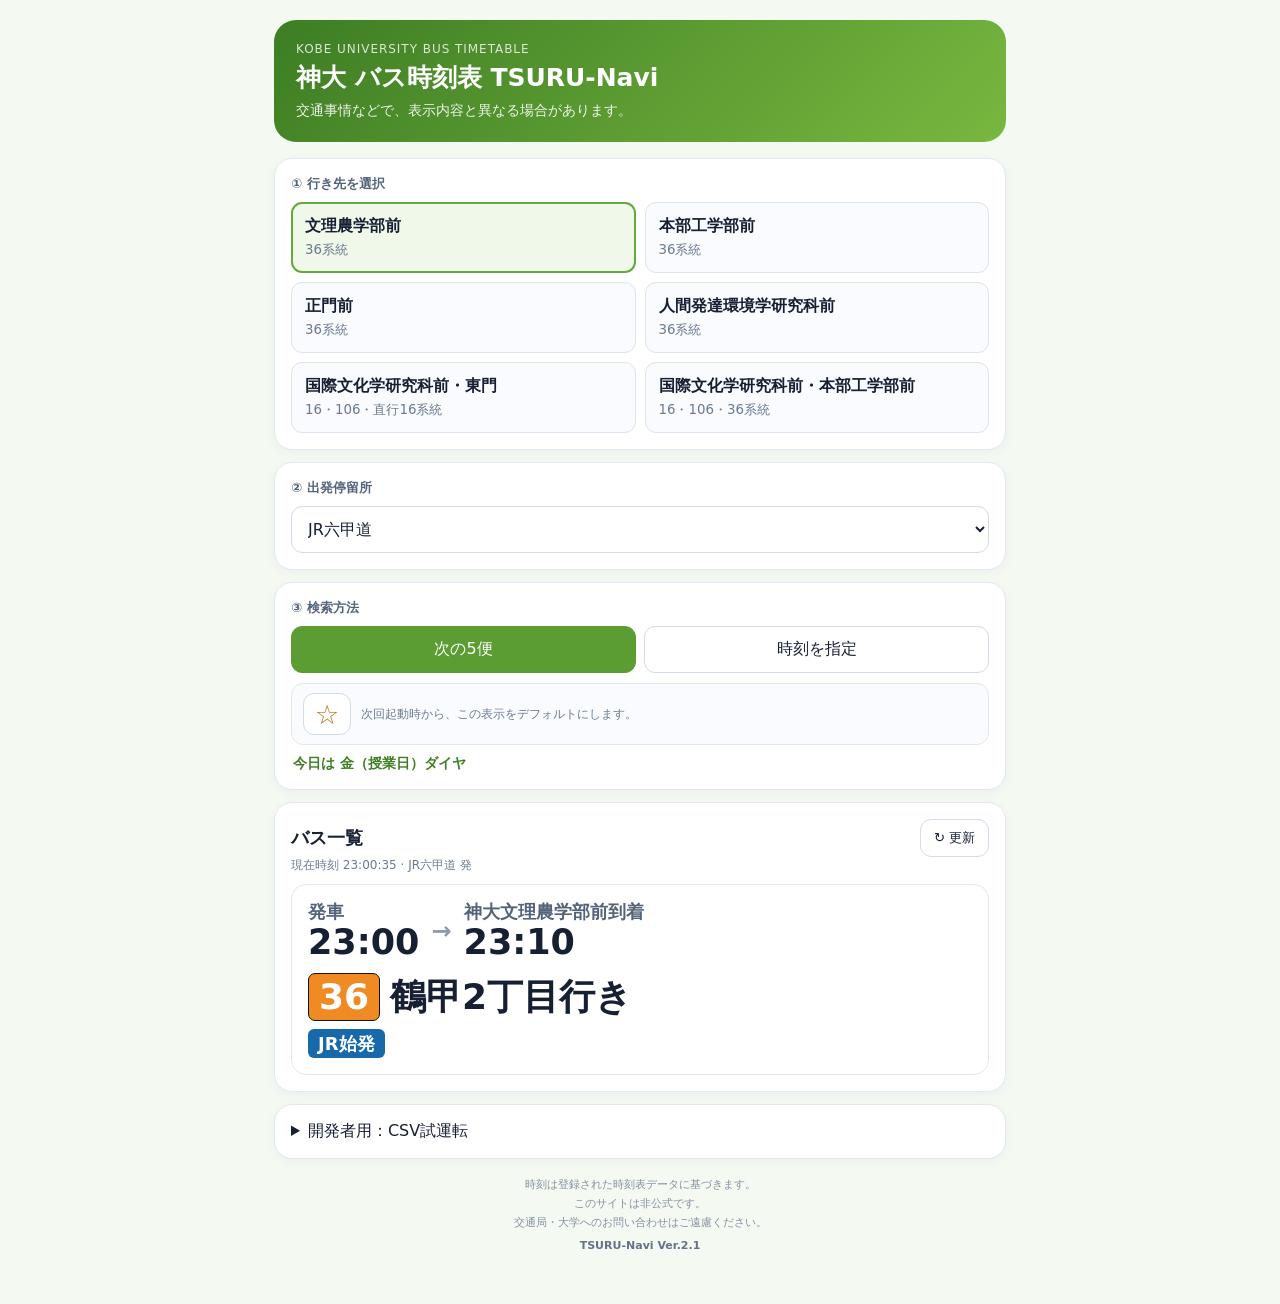
<file: index.html>
<!doctype html>
<html lang="ja">
<head>
  <meta charset="utf-8">
  <meta name="viewport" content="width=device-width,initial-scale=1">
  <meta name="theme-color" content="#3d7d24">
  <meta name="description" content="神戸大学向けバス時刻表 TSURU-Navi">
  <link rel="manifest" href="./manifest.json">
  <link rel="stylesheet" href="./style.css">
  <title>神大 バス時刻表 TSURU-Navi</title>
</head>
<body>
<main class="wrap">
  <header class="hero">
    <div class="eyebrow">KOBE UNIVERSITY BUS TIMETABLE</div>
    <h1>神大 バス時刻表 TSURU-Navi</h1>
    <p>交通事情などで、表示内容と異なる場合があります。</p>
  </header>

  <section class="panel">
    <p class="label">① 行き先を選択</p>
    <div class="choices" id="destinations"></div>
  </section>

  <section class="panel">
    <p class="label">② 出発停留所</p>
    <select id="origin"></select>
  </section>

  <section class="panel">
    <p class="label">③ 検索方法</p>
    <div class="seg">
      <button id="nextMode" class="active" type="button">次の5便</button>
      <button id="timeMode" type="button">時刻を指定</button>
    </div>
    <div id="favoriteControl" class="favorite-control">
      <button id="favoriteButton" class="favorite-button" type="button" aria-pressed="false">☆</button>
      <p id="favoriteDescription" class="favorite-description">次回起動時から、この表示をデフォルトにします。</p>
    </div>
    <p id="todayDiaText" class="dia-text"></p>
    <div id="calendarNotice" class="calendar-notice" hidden></div>
    <div id="timeBox" class="time-box" hidden>
      <div>
        <label class="label" for="dayTypeSub">運転日ダイヤ指定</label>
        <select id="dayTypeSub">
          <option value="AUTO" selected>自動判定（今日）</option>
          <option value="WD_CLASS">月～木（授業日）</option>
          <option value="WD_OFF">月～木（休校日）</option>
          <option value="FRI_CLASS">金（授業日）</option>
          <option value="FRI_OFF">金（休校日）</option>
          <option value="HT">土日祝</option>
        </select>
      </div>
      <div>
        <label class="label" for="searchTime">指定時刻以降の便</label>
        <input id="searchTime" type="time" value="08:30">
      </div>
    </div>
  </section>

  <section class="panel">
    <div class="results-head">
      <h2>バス一覧</h2>
      <button id="refresh" class="refresh" type="button">↻ 更新</button>
    </div>
    <div class="muted" id="status" role="status" aria-live="polite"></div>
    <div id="results"></div>
  </section>

  <details class="panel developer-panel">
    <summary>開発者用：CSV試運転</summary>
    <div class="developer-content">
      <p class="muted">開発・動作確認用の機能です。CSVを読み込んだ内容は、この画面を開いている間だけ使用され、公開中のJSONファイルは変更されません。</p>
      <label class="label" for="developerPassword">パスワード</label>
      <div class="row">
        <input id="developerPassword" type="password" autocomplete="current-password" placeholder="パスワードを入力">
        <button id="unlockCsv" class="primary" type="button">ロック解除</button>
      </div>
      <p class="muted" id="csvAuthStatus" aria-live="polite"></p>
      <div id="csvTools" hidden>
        <label class="label" for="csvFile">試運転用CSV</label>
        <input id="csvFile" type="file" accept=".csv,text/csv">
        <p class="muted" id="csvStatus" aria-live="polite"></p>
        <button id="restoreJson" type="button">外部JSONの時刻表に戻す</button>
      </div>
    </div>
  </details>

  <footer>
    <p>時刻は登録された時刻表データに基づきます。</p>
    <p>このサイトは非公式です。</p>
    <p>交通局・大学へのお問い合わせはご遠慮ください。</p>
    <p id="appVersion" class="app-version"></p>
  </footer>
</main>

<div id="appUpdateNotice" role="status">
  <span>アプリの更新があります。</span>
  <button id="appUpdateButton" type="button">更新する</button>
</div>

<script src="./app.js" defer></script>
</body>
</html>
</file>
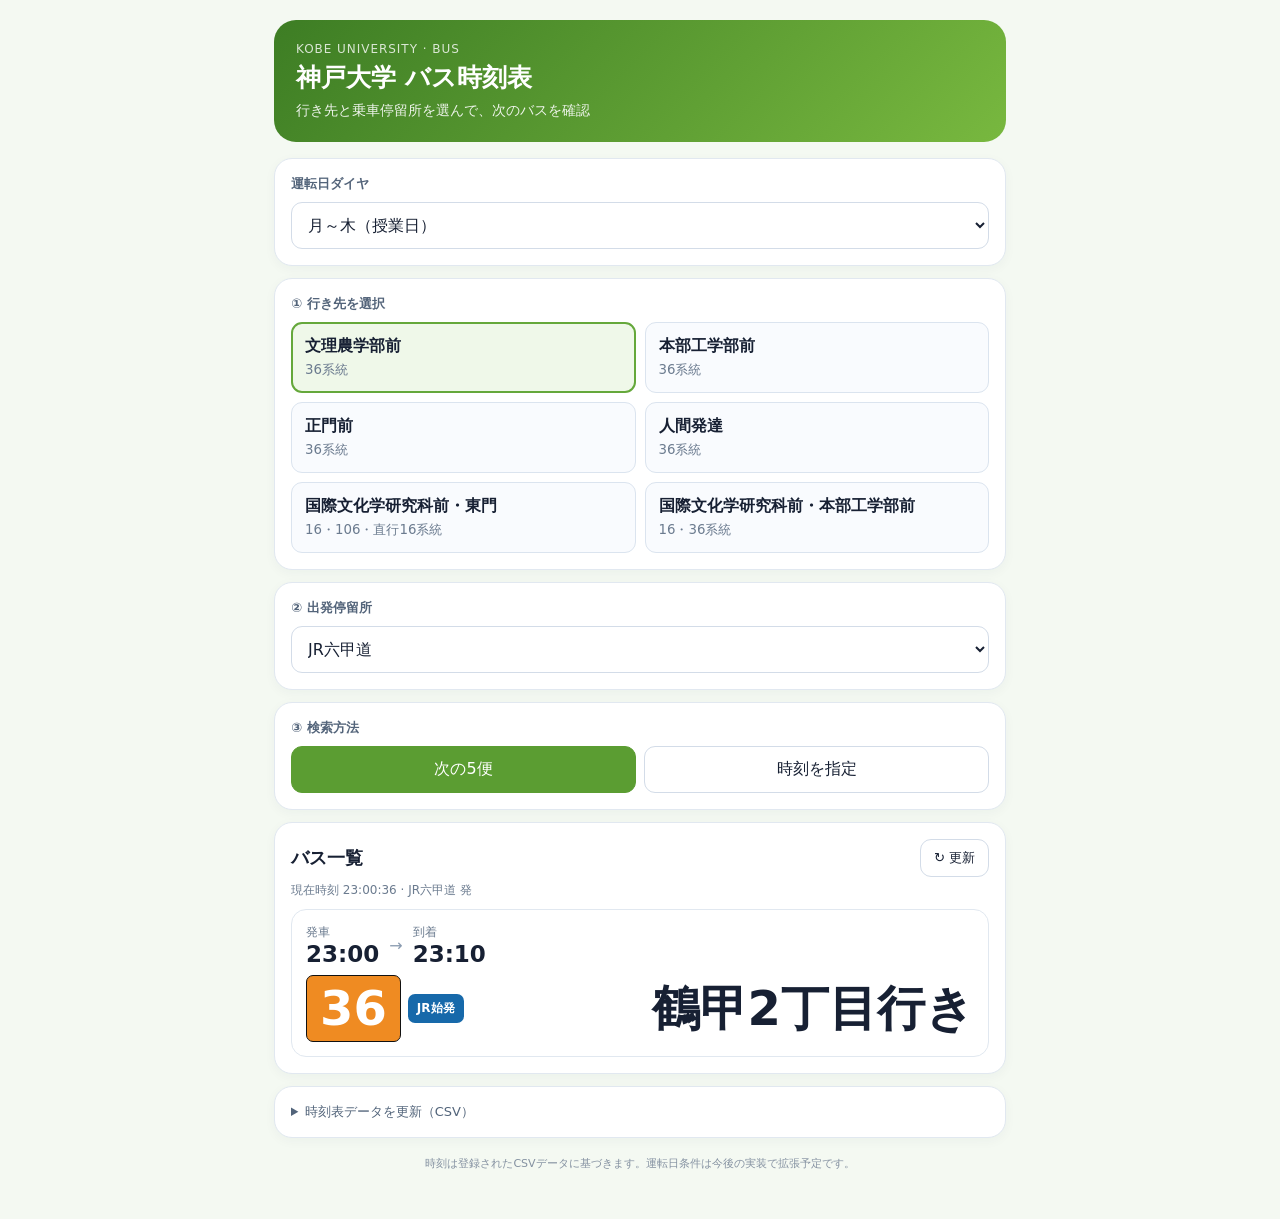
<file: kobe_univ_bus_timetable_app_v5.html>
<!doctype html><html lang="ja"><head><meta charset="utf-8"><meta name="viewport" content="width=device-width,initial-scale=1"><title>神戸大学 バス時刻表</title><style>
:root{font-family:system-ui,-apple-system,"Segoe UI",sans-serif;color:#172033;background:#f4f9f2}*{box-sizing:border-box}body{margin:0}.wrap{max-width:760px;margin:auto;padding:20px 14px 48px}.hero{background:linear-gradient(135deg,#3d7d24,#78b83f);color:white;border-radius:22px;padding:22px;margin-bottom:16px}.eyebrow{font-size:12px;opacity:.8;letter-spacing:.08em}.hero h1{margin:5px 0 8px;font-size:25px}.hero p{margin:0;font-size:14px;opacity:.9}.panel{background:white;border:1px solid #e1e8f0;border-radius:18px;padding:16px;margin:12px 0;box-shadow:0 3px 12px #1b35550a}.label{font-size:13px;font-weight:700;color:#53647a;margin:0 0 9px}select,input,button{font:inherit;border-radius:11px;border:1px solid #d3dce8;padding:12px;background:white;color:#172033;width:100%}.choices{display:grid;grid-template-columns:1fr 1fr;gap:9px}.choice{padding:13px;text-align:left;border:1px solid #dbe4ef;background:#f9fbfe;cursor:pointer;font-weight:650}.choice small{display:block;color:#6b7b8f;font-weight:400;margin-top:4px}.choice.active{border:2px solid #65a83b;background:#eff8e9;padding:12px}.row{display:flex;gap:10px;align-items:center}.row>*{flex:1}.seg{display:flex;gap:8px}.seg button{cursor:pointer}.seg button.active,.primary{background:#5b9d32;color:white;border-color:#5b9d32}.primary{font-weight:700;cursor:pointer}.muted{color:#6b7b8f;font-size:12px}.results-head{display:flex;justify-content:space-between;align-items:center;gap:10px}.results-head h2{font-size:18px;margin:0}.refresh{width:auto;padding:9px 13px;font-size:13px;cursor:pointer}.bus{border:1px solid #e1e8f0;border-radius:15px;padding:14px;margin-top:10px}.times{display:flex;align-items:center;gap:10px}.time{font-size:23px;font-weight:800;font-variant-numeric:tabular-nums}.arrow{color:#8a9bb0}.badge{font-size:24px;font-weight:800;background:#eaf4e2;color:#315f1d;padding:5px 10px;border-radius:8px;white-space:nowrap;line-height:1.15}.start-badge{font-size:12px;font-weight:800;color:white;padding:6px 9px;border-radius:7px;white-space:nowrap}.start-jr{background:#1769aa}.start-hankyu{background:#7b1838}.busmeta{display:flex;justify-content:space-between;gap:8px;align-items:center;margin-top:8px;font-size:13px}.empty{padding:22px;text-align:center;color:#6b7b8f}.foot{font-size:11px;color:#8491a1;text-align:center;margin-top:18px}details{margin-top:12px}summary{cursor:pointer;color:#52647a;font-size:13px}@media(max-width:480px){.choices{grid-template-columns:1fr}.time{font-size:21px}.hero h1{font-size:22px}}
.badge{font-size:48px;border:1px solid #111;border-radius:7px;padding:5px 13px}.bus-destination{font-size:48px;font-weight:800}.badge.r16{background:#078447;color:white}.badge.r16d{background:white;color:#078447}.badge.r106{background:#f6b7cf;color:#111}.badge.r36{background:#ef8b22;color:white}.arrival-line{display:flex;align-items:baseline;gap:10px;flex-wrap:wrap}@media(max-width:480px){.badge,.bus-destination{font-size:32px}} </style></head><body><main class="wrap"><header class="hero"><div class="eyebrow">KOBE UNIVERSITY · BUS</div><h1>神戸大学 バス時刻表</h1><p>行き先と乗車停留所を選んで、次のバスを確認</p></header>
<section class="panel"><p class="label">運転日ダイヤ</p><select id="dayType"><option value="WD">月～木（授業日）</option><option value="WD_HOL">月～木（休校日）</option><option value="WD_FRI">金（授業日）</option><option value="FRI_HOL">金（休校日）</option><option value="SAT">土日祝</option></select></section>
<section class="panel"><p class="label">① 行き先を選択</p><div class="choices" id="destinations"></div></section>
<section class="panel"><p class="label">② 出発停留所</p><select id="origin"></select></section>
<section class="panel"><p class="label">③ 検索方法</p><div class="seg"><button id="nextMode" class="active" type="button">次の5便</button><button id="timeMode" type="button">時刻を指定</button></div><div id="timeBox" style="display:none;margin-top:12px"><label class="label" for="searchTime">指定時刻以降の便</label><input id="searchTime" type="time" value="08:30"></div></section>
<section class="panel"><div class="results-head"><h2>バス一覧</h2><button id="refresh" class="refresh" type="button">↻ 更新</button></div><div class="muted" id="status" style="margin-top:5px"></div><div id="results"></div></section>
<details class="panel"><summary>時刻表データを更新（CSV）</summary><p class="muted">新しいCSVを選択すると、この画面で使用する時刻データを差し替えます。CSVはこのアプリの列構成に対応している必要があります。</p><input id="csvFile" type="file" accept=".csv,text/csv"><p class="muted" id="csvStatus"></p></details><div class="foot">時刻は登録されたCSVデータに基づきます。運転日条件は今後の実装で拡張予定です。</div></main>
<script>
const original=[{"運転日識別記号":"WD","系統番号・運行区分":"36（JR六甲道発）","便識別番号":"36-WD-001","行先":"鶴甲団地","JR六甲道":"0634","六甲口":"0634","阪急六甲":"0640","神大文理農学部前":"0644","神大本部工学部前":"0645","神大正門前":"0646","神大人間発達環境学研究科前":"0650","神大国際文化学研究科前":"BBBB","神大国際文化学研究科東門":"BBBB"},{"運転日識別記号":"WD","系統番号・運行区分":"36（JR六甲道発）","便識別番号":"36-WD-002","行先":"鶴甲団地","JR六甲道":"0650","六甲口":"0650","阪急六甲":"0656","神大文理農学部前":"0700","神大本部工学部前":"0701","神大正門前":"0702","神大人間発達環境学研究科前":"0706","神大国際文化学研究科前":"BBBB","神大国際文化学研究科東門":"BBBB"},{"運転日識別記号":"WD","系統番号・運行区分":"36（JR六甲道発）","便識別番号":"36-WD-003","行先":"鶴甲団地","JR六甲道":"0707","六甲口":"0707","阪急六甲":"0713","神大文理農学部前":"0717","神大本部工学部前":"0718","神大正門前":"0719","神大人間発達環境学研究科前":"0723","神大国際文化学研究科前":"BBBB","神大国際文化学研究科東門":"BBBB"},{"運転日識別記号":"WD","系統番号・運行区分":"36（阪神御影発）","便識別番号":"36-WD-004","行先":"鶴甲団地","JR六甲道":"0713","六甲口":"0713","阪急六甲":"0719","神大文理農学部前":"0723","神大本部工学部前":"0724","神大正門前":"0725","神大人間発達環境学研究科前":"0729","神大国際文化学研究科前":"BBBB","神大国際文化学研究科東門":"BBBB"},{"運転日識別記号":"WD","系統番号・運行区分":"36（JR六甲道発）","便識別番号":"36-WD-005","行先":"鶴甲団地","JR六甲道":"0726","六甲口":"0726","阪急六甲":"0732","神大文理農学部前":"0736","神大本部工学部前":"0737","神大正門前":"0738","神大人間発達環境学研究科前":"0742","神大国際文化学研究科前":"BBBB","神大国際文化学研究科東門":"BBBB"},{"運転日識別記号":"WD","系統番号・運行区分":"36（阪神御影発）","便識別番号":"36-WD-006","行先":"鶴甲団地","JR六甲道":"0729","六甲口":"0729","阪急六甲":"0735","神大文理農学部前":"0739","神大本部工学部前":"0740","神大正門前":"0741","神大人間発達環境学研究科前":"0745","神大国際文化学研究科前":"BBBB","神大国際文化学研究科東門":"BBBB"},{"運転日識別記号":"WD","系統番号・運行区分":"36（JR六甲道発）","便識別番号":"36-WD-007","行先":"鶴甲団地","JR六甲道":"0739","六甲口":"0739","阪急六甲":"0745","神大文理農学部前":"0749","神大本部工学部前":"0750","神大正門前":"0751","神大人間発達環境学研究科前":"0755","神大国際文化学研究科前":"BBBB","神大国際文化学研究科東門":"BBBB"},{"運転日識別記号":"WD","系統番号・運行区分":"36（阪神御影発）","便識別番号":"36-WD-008","行先":"鶴甲団地","JR六甲道":"0745","六甲口":"0745","阪急六甲":"0751","神大文理農学部前":"0755","神大本部工学部前":"0756","神大正門前":"0757","神大人間発達環境学研究科前":"0801","神大国際文化学研究科前":"BBBB","神大国際文化学研究科東門":"BBBB"},{"運転日識別記号":"WD","系統番号・運行区分":"36（JR六甲道発）","便識別番号":"36-WD-009","行先":"鶴甲団地","JR六甲道":"0751","六甲口":"0751","阪急六甲":"0757","神大文理農学部前":"0801","神大本部工学部前":"0802","神大正門前":"0803","神大人間発達環境学研究科前":"0807","神大国際文化学研究科前":"BBBB","神大国際文化学研究科東門":"BBBB"},{"運転日識別記号":"WD","系統番号・運行区分":"36（JR六甲道発）","便識別番号":"36-WD-010","行先":"鶴甲団地","JR六甲道":"0757","六甲口":"0757","阪急六甲":"0803","神大文理農学部前":"0807","神大本部工学部前":"0808","神大正門前":"0809","神大人間発達環境学研究科前":"0813","神大国際文化学研究科前":"BBBB","神大国際文化学研究科東門":"BBBB"},{"運転日識別記号":"WD","系統番号・運行区分":"36（阪神御影発）","便識別番号":"36-WD-011","行先":"鶴甲団地","JR六甲道":"0803","六甲口":"0803","阪急六甲":"0809","神大文理農学部前":"0813","神大本部工学部前":"0814","神大正門前":"0815","神大人間発達環境学研究科前":"0819","神大国際文化学研究科前":"BBBB","神大国際文化学研究科東門":"BBBB"},{"運転日識別記号":"WD","系統番号・運行区分":"36（JR六甲道発）","便識別番号":"36-WD-012","行先":"鶴甲2丁目","JR六甲道":"0806","六甲口":"0806","阪急六甲":"0812","神大文理農学部前":"0816","神大本部工学部前":"0817","神大正門前":"0818","神大人間発達環境学研究科前":"0822","神大国際文化学研究科前":"BBBB","神大国際文化学研究科東門":"BBBB"},{"運転日識別記号":"WD","系統番号・運行区分":"36（JR六甲道発）","便識別番号":"36-WD-013","行先":"鶴甲団地","JR六甲道":"0808","六甲口":"0808","阪急六甲":"0814","神大文理農学部前":"0818","神大本部工学部前":"0819","神大正門前":"0820","神大人間発達環境学研究科前":"0824","神大国際文化学研究科前":"BBBB","神大国際文化学研究科東門":"BBBB"},{"運転日識別記号":"WD_FRI","系統番号・運行区分":"36（JR六甲道発）","便識別番号":"36-WD-014","行先":"鶴甲2丁目","JR六甲道":"0810","六甲口":"0810","阪急六甲":"0816","神大文理農学部前":"0820","神大本部工学部前":"0821","神大正門前":"0822","神大人間発達環境学研究科前":"0826","神大国際文化学研究科前":"BBBB","神大国際文化学研究科東門":"BBBB"},{"運転日識別記号":"WD","系統番号・運行区分":"36（阪神御影発）","便識別番号":"36-WD-015","行先":"鶴甲団地","JR六甲道":"0813","六甲口":"0813","阪急六甲":"0819","神大文理農学部前":"0823","神大本部工学部前":"0824","神大正門前":"0825","神大人間発達環境学研究科前":"0829","神大国際文化学研究科前":"BBBB","神大国際文化学研究科東門":"BBBB"},{"運転日識別記号":"WD_HOL","系統番号・運行区分":"36（JR六甲道発）","便識別番号":"36-WD-016","行先":"鶴甲2丁目","JR六甲道":"0817","六甲口":"0817","阪急六甲":"0823","神大文理農学部前":"0827","神大本部工学部前":"0828","神大正門前":"0829","神大人間発達環境学研究科前":"0833","神大国際文化学研究科前":"BBBB","神大国際文化学研究科東門":"BBBB"},{"運転日識別記号":"WD","系統番号・運行区分":"36（JR六甲道発）","便識別番号":"36-WD-017","行先":"鶴甲2丁目","JR六甲道":"0820","六甲口":"0820","阪急六甲":"0826","神大文理農学部前":"0830","神大本部工学部前":"0831","神大正門前":"0832","神大人間発達環境学研究科前":"0836","神大国際文化学研究科前":"BBBB","神大国際文化学研究科東門":"BBBB"},{"運転日識別記号":"WD_FRI","系統番号・運行区分":"36（JR六甲道発）","便識別番号":"36-WD-018","行先":"鶴甲2丁目","JR六甲道":"0823","六甲口":"0823","阪急六甲":"0829","神大文理農学部前":"0833","神大本部工学部前":"0834","神大正門前":"0835","神大人間発達環境学研究科前":"0839","神大国際文化学研究科前":"BBBB","神大国際文化学研究科東門":"BBBB"},{"運転日識別記号":"WD","系統番号・運行区分":"36（阪神御影発）","便識別番号":"36-WD-019","行先":"鶴甲団地","JR六甲道":"0825","六甲口":"0825","阪急六甲":"0831","神大文理農学部前":"0835","神大本部工学部前":"0836","神大正門前":"0837","神大人間発達環境学研究科前":"0841","神大国際文化学研究科前":"BBBB","神大国際文化学研究科東門":"BBBB"},{"運転日識別記号":"WD","系統番号・運行区分":"36（JR六甲道発）","便識別番号":"36-WD-020","行先":"鶴甲団地","JR六甲道":"0830","六甲口":"0830","阪急六甲":"0836","神大文理農学部前":"0840","神大本部工学部前":"0841","神大正門前":"0842","神大人間発達環境学研究科前":"0846","神大国際文化学研究科前":"BBBB","神大国際文化学研究科東門":"BBBB"},{"運転日識別記号":"WD","系統番号・運行区分":"36（阪神御影発）","便識別番号":"36-WD-021","行先":"鶴甲団地","JR六甲道":"0837","六甲口":"0837","阪急六甲":"0843","神大文理農学部前":"0847","神大本部工学部前":"0848","神大正門前":"0849","神大人間発達環境学研究科前":"0853","神大国際文化学研究科前":"BBBB","神大国際文化学研究科東門":"BBBB"},{"運転日識別記号":"WD","系統番号・運行区分":"36（JR六甲道発）","便識別番号":"36-WD-022","行先":"鶴甲団地","JR六甲道":"0843","六甲口":"0843","阪急六甲":"0849","神大文理農学部前":"0853","神大本部工学部前":"0854","神大正門前":"0855","神大人間発達環境学研究科前":"0859","神大国際文化学研究科前":"BBBB","神大国際文化学研究科東門":"BBBB"},{"運転日識別記号":"WD","系統番号・運行区分":"36（阪神御影発）","便識別番号":"36-WD-023","行先":"鶴甲団地","JR六甲道":"0849","六甲口":"0849","阪急六甲":"0855","神大文理農学部前":"0859","神大本部工学部前":"0900","神大正門前":"0901","神大人間発達環境学研究科前":"0905","神大国際文化学研究科前":"BBBB","神大国際文化学研究科東門":"BBBB"},{"運転日識別記号":"WD","系統番号・運行区分":"36（JR六甲道発）","便識別番号":"36-WD-024","行先":"鶴甲団地","JR六甲道":"0855","六甲口":"0855","阪急六甲":"0901","神大文理農学部前":"0905","神大本部工学部前":"0906","神大正門前":"0907","神大人間発達環境学研究科前":"0911","神大国際文化学研究科前":"BBBB","神大国際文化学研究科東門":"BBBB"},{"運転日識別記号":"WD","系統番号・運行区分":"36（阪神御影発）","便識別番号":"36-WD-025","行先":"鶴甲団地","JR六甲道":"0901","六甲口":"0901","阪急六甲":"0907","神大文理農学部前":"0911","神大本部工学部前":"0912","神大正門前":"0913","神大人間発達環境学研究科前":"0917","神大国際文化学研究科前":"BBBB","神大国際文化学研究科東門":"BBBB"},{"運転日識別記号":"WD","系統番号・運行区分":"36（JR六甲道発）","便識別番号":"36-WD-026","行先":"鶴甲団地","JR六甲道":"0909","六甲口":"0909","阪急六甲":"0915","神大文理農学部前":"0919","神大本部工学部前":"0920","神大正門前":"0921","神大人間発達環境学研究科前":"0925","神大国際文化学研究科前":"BBBB","神大国際文化学研究科東門":"BBBB"},{"運転日識別記号":"WD","系統番号・運行区分":"36（JR六甲道発）","便識別番号":"36-WD-027","行先":"鶴甲団地","JR六甲道":"0917","六甲口":"0917","阪急六甲":"0923","神大文理農学部前":"0927","神大本部工学部前":"0928","神大正門前":"0929","神大人間発達環境学研究科前":"0933","神大国際文化学研究科前":"BBBB","神大国際文化学研究科東門":"BBBB"},{"運転日識別記号":"WD","系統番号・運行区分":"36（阪神御影発）","便識別番号":"36-WD-028","行先":"鶴甲団地","JR六甲道":"0925","六甲口":"0925","阪急六甲":"0931","神大文理農学部前":"0935","神大本部工学部前":"0936","神大正門前":"0937","神大人間発達環境学研究科前":"0941","神大国際文化学研究科前":"BBBB","神大国際文化学研究科東門":"BBBB"},{"運転日識別記号":"WD","系統番号・運行区分":"36（JR六甲道発）","便識別番号":"36-WD-029","行先":"鶴甲団地","JR六甲道":"0931","六甲口":"0931","阪急六甲":"0937","神大文理農学部前":"0941","神大本部工学部前":"0942","神大正門前":"0943","神大人間発達環境学研究科前":"0947","神大国際文化学研究科前":"BBBB","神大国際文化学研究科東門":"BBBB"},{"運転日識別記号":"WD","系統番号・運行区分":"36（JR六甲道発）","便識別番号":"36-WD-030","行先":"鶴甲団地","JR六甲道":"0940","六甲口":"0940","阪急六甲":"0946","神大文理農学部前":"0950","神大本部工学部前":"0951","神大正門前":"0952","神大人間発達環境学研究科前":"0956","神大国際文化学研究科前":"BBBB","神大国際文化学研究科東門":"BBBB"},{"運転日識別記号":"WD","系統番号・運行区分":"36（阪神御影発）","便識別番号":"36-WD-031","行先":"鶴甲団地","JR六甲道":"0949","六甲口":"0949","阪急六甲":"0955","神大文理農学部前":"0959","神大本部工学部前":"1000","神大正門前":"1001","神大人間発達環境学研究科前":"1005","神大国際文化学研究科前":"BBBB","神大国際文化学研究科東門":"BBBB"},{"運転日識別記号":"WD","系統番号・運行区分":"36（JR六甲道発）","便識別番号":"36-WD-032","行先":"鶴甲団地","JR六甲道":"0957","六甲口":"0957","阪急六甲":"1003","神大文理農学部前":"1007","神大本部工学部前":"1008","神大正門前":"1009","神大人間発達環境学研究科前":"1013","神大国際文化学研究科前":"BBBB","神大国際文化学研究科東門":"BBBB"},{"運転日識別記号":"WD_HOL","系統番号・運行区分":"36（JR六甲道発）","便識別番号":"36-WD-033","行先":"鶴甲2丁目","JR六甲道":"1001","六甲口":"1001","阪急六甲":"1007","神大文理農学部前":"1011","神大本部工学部前":"1012","神大正門前":"1013","神大人間発達環境学研究科前":"1017","神大国際文化学研究科前":"BBBB","神大国際文化学研究科東門":"BBBB"},{"運転日識別記号":"WD","系統番号・運行区分":"36（JR六甲道発）","便識別番号":"36-WD-034","行先":"鶴甲団地","JR六甲道":"1005","六甲口":"1005","阪急六甲":"1011","神大文理農学部前":"1015","神大本部工学部前":"1016","神大正門前":"1017","神大人間発達環境学研究科前":"1021","神大国際文化学研究科前":"BBBB","神大国際文化学研究科東門":"BBBB"},{"運転日識別記号":"WD_HOL","系統番号・運行区分":"36（JR六甲道発）","便識別番号":"36-WD-035","行先":"鶴甲2丁目","JR六甲道":"1009","六甲口":"1009","阪急六甲":"1015","神大文理農学部前":"1019","神大本部工学部前":"1020","神大正門前":"1021","神大人間発達環境学研究科前":"1025","神大国際文化学研究科前":"BBBB","神大国際文化学研究科東門":"BBBB"},{"運転日識別記号":"WD","系統番号・運行区分":"36（阪神御影発）","便識別番号":"36-WD-036","行先":"鶴甲団地","JR六甲道":"1013","六甲口":"1013","阪急六甲":"1019","神大文理農学部前":"1023","神大本部工学部前":"1024","神大正門前":"1025","神大人間発達環境学研究科前":"1029","神大国際文化学研究科前":"BBBB","神大国際文化学研究科東門":"BBBB"},{"運転日識別記号":"WD_FRI","系統番号・運行区分":"36（JR六甲道発）","便識別番号":"36-WD-037","行先":"鶴甲2丁目","JR六甲道":"1017","六甲口":"1017","阪急六甲":"1023","神大文理農学部前":"1027","神大本部工学部前":"1028","神大正門前":"1029","神大人間発達環境学研究科前":"1033","神大国際文化学研究科前":"BBBB","神大国際文化学研究科東門":"BBBB"},{"運転日識別記号":"WD","系統番号・運行区分":"36（JR六甲道発）","便識別番号":"36-WD-038","行先":"鶴甲団地","JR六甲道":"1023","六甲口":"1023","阪急六甲":"1029","神大文理農学部前":"1033","神大本部工学部前":"1034","神大正門前":"1035","神大人間発達環境学研究科前":"1039","神大国際文化学研究科前":"BBBB","神大国際文化学研究科東門":"BBBB"},{"運転日識別記号":"WD","系統番号・運行区分":"36（阪神御影発）","便識別番号":"36-WD-039","行先":"鶴甲団地","JR六甲道":"1033","六甲口":"1033","阪急六甲":"1039","神大文理農学部前":"1043","神大本部工学部前":"1044","神大正門前":"1045","神大人間発達環境学研究科前":"1049","神大国際文化学研究科前":"BBBB","神大国際文化学研究科東門":"BBBB"},{"運転日識別記号":"WD","系統番号・運行区分":"36（JR六甲道発）","便識別番号":"36-WD-040","行先":"鶴甲団地","JR六甲道":"1043","六甲口":"1043","阪急六甲":"1049","神大文理農学部前":"1053","神大本部工学部前":"1054","神大正門前":"1055","神大人間発達環境学研究科前":"1059","神大国際文化学研究科前":"BBBB","神大国際文化学研究科東門":"BBBB"},{"運転日識別記号":"WD","系統番号・運行区分":"36（阪神御影発）","便識別番号":"36-WD-041","行先":"鶴甲団地","JR六甲道":"1053","六甲口":"1053","阪急六甲":"1059","神大文理農学部前":"1103","神大本部工学部前":"1104","神大正門前":"1105","神大人間発達環境学研究科前":"1109","神大国際文化学研究科前":"BBBB","神大国際文化学研究科東門":"BBBB"},{"運転日識別記号":"WD","系統番号・運行区分":"36（JR六甲道発）","便識別番号":"36-WD-042","行先":"鶴甲団地","JR六甲道":"1103","六甲口":"1103","阪急六甲":"1109","神大文理農学部前":"1113","神大本部工学部前":"1114","神大正門前":"1115","神大人間発達環境学研究科前":"1119","神大国際文化学研究科前":"BBBB","神大国際文化学研究科東門":"BBBB"},{"運転日識別記号":"WD","系統番号・運行区分":"36（阪神御影発）","便識別番号":"36-WD-043","行先":"鶴甲団地","JR六甲道":"1113","六甲口":"1113","阪急六甲":"1119","神大文理農学部前":"1123","神大本部工学部前":"1124","神大正門前":"1125","神大人間発達環境学研究科前":"1129","神大国際文化学研究科前":"BBBB","神大国際文化学研究科東門":"BBBB"},{"運転日識別記号":"WD","系統番号・運行区分":"36（JR六甲道発）","便識別番号":"36-WD-044","行先":"鶴甲団地","JR六甲道":"1121","六甲口":"1121","阪急六甲":"1127","神大文理農学部前":"1131","神大本部工学部前":"1132","神大正門前":"1133","神大人間発達環境学研究科前":"1137","神大国際文化学研究科前":"BBBB","神大国際文化学研究科東門":"BBBB"},{"運転日識別記号":"WD","系統番号・運行区分":"36（JR六甲道発）","便識別番号":"36-WD-045","行先":"鶴甲団地","JR六甲道":"1129","六甲口":"1129","阪急六甲":"1135","神大文理農学部前":"1139","神大本部工学部前":"1140","神大正門前":"1141","神大人間発達環境学研究科前":"1145","神大国際文化学研究科前":"BBBB","神大国際文化学研究科東門":"BBBB"},{"運転日識別記号":"WD","系統番号・運行区分":"36（阪神御影発）","便識別番号":"36-WD-046","行先":"鶴甲団地","JR六甲道":"1137","六甲口":"1137","阪急六甲":"1143","神大文理農学部前":"1147","神大本部工学部前":"1148","神大正門前":"1149","神大人間発達環境学研究科前":"1153","神大国際文化学研究科前":"BBBB","神大国際文化学研究科東門":"BBBB"},{"運転日識別記号":"WD","系統番号・運行区分":"36（JR六甲道発）","便識別番号":"36-WD-047","行先":"鶴甲団地","JR六甲道":"1145","六甲口":"1145","阪急六甲":"1151","神大文理農学部前":"1155","神大本部工学部前":"1156","神大正門前":"1157","神大人間発達環境学研究科前":"1201","神大国際文化学研究科前":"BBBB","神大国際文化学研究科東門":"BBBB"},{"運転日識別記号":"WD","系統番号・運行区分":"36（JR六甲道発）","便識別番号":"36-WD-048","行先":"鶴甲団地","JR六甲道":"1153","六甲口":"1153","阪急六甲":"1159","神大文理農学部前":"1203","神大本部工学部前":"1204","神大正門前":"1205","神大人間発達環境学研究科前":"1209","神大国際文化学研究科前":"BBBB","神大国際文化学研究科東門":"BBBB"},{"運転日識別記号":"WD","系統番号・運行区分":"36（阪神御影発）","便識別番号":"36-WD-049","行先":"鶴甲団地","JR六甲道":"1201","六甲口":"1201","阪急六甲":"1207","神大文理農学部前":"1211","神大本部工学部前":"1212","神大正門前":"1213","神大人間発達環境学研究科前":"1217","神大国際文化学研究科前":"BBBB","神大国際文化学研究科東門":"BBBB"},{"運転日識別記号":"WD","系統番号・運行区分":"36（JR六甲道発）","便識別番号":"36-WD-050","行先":"鶴甲団地","JR六甲道":"1209","六甲口":"1209","阪急六甲":"1215","神大文理農学部前":"1219","神大本部工学部前":"1220","神大正門前":"1221","神大人間発達環境学研究科前":"1225","神大国際文化学研究科前":"BBBB","神大国際文化学研究科東門":"BBBB"},{"運転日識別記号":"WD","系統番号・運行区分":"36（JR六甲道発）","便識別番号":"36-WD-051","行先":"鶴甲団地","JR六甲道":"1217","六甲口":"1217","阪急六甲":"1223","神大文理農学部前":"1227","神大本部工学部前":"1228","神大正門前":"1229","神大人間発達環境学研究科前":"1233","神大国際文化学研究科前":"BBBB","神大国際文化学研究科東門":"BBBB"},{"運転日識別記号":"WD","系統番号・運行区分":"36（阪神御影発）","便識別番号":"36-WD-052","行先":"鶴甲団地","JR六甲道":"1225","六甲口":"1225","阪急六甲":"1231","神大文理農学部前":"1235","神大本部工学部前":"1236","神大正門前":"1237","神大人間発達環境学研究科前":"1241","神大国際文化学研究科前":"BBBB","神大国際文化学研究科東門":"BBBB"},{"運転日識別記号":"WD","系統番号・運行区分":"36（JR六甲道発）","便識別番号":"36-WD-053","行先":"鶴甲団地","JR六甲道":"1233","六甲口":"1233","阪急六甲":"1239","神大文理農学部前":"1243","神大本部工学部前":"1244","神大正門前":"1245","神大人間発達環境学研究科前":"1249","神大国際文化学研究科前":"BBBB","神大国際文化学研究科東門":"BBBB"},{"運転日識別記号":"WD","系統番号・運行区分":"36（JR六甲道発）","便識別番号":"36-WD-054","行先":"鶴甲団地","JR六甲道":"1241","六甲口":"1241","阪急六甲":"1247","神大文理農学部前":"1251","神大本部工学部前":"1252","神大正門前":"1253","神大人間発達環境学研究科前":"1257","神大国際文化学研究科前":"BBBB","神大国際文化学研究科東門":"BBBB"},{"運転日識別記号":"WD","系統番号・運行区分":"36（阪神御影発）","便識別番号":"36-WD-055","行先":"鶴甲団地","JR六甲道":"1249","六甲口":"1249","阪急六甲":"1255","神大文理農学部前":"1259","神大本部工学部前":"1300","神大正門前":"1301","神大人間発達環境学研究科前":"1305","神大国際文化学研究科前":"BBBB","神大国際文化学研究科東門":"BBBB"},{"運転日識別記号":"WD_HOL","系統番号・運行区分":"36（JR六甲道発）","便識別番号":"36-WD-056","行先":"鶴甲2丁目","JR六甲道":"1254","六甲口":"1254","阪急六甲":"1300","神大文理農学部前":"1304","神大本部工学部前":"1305","神大正門前":"1306","神大人間発達環境学研究科前":"1310","神大国際文化学研究科前":"BBBB","神大国際文化学研究科東門":"BBBB"},{"運転日識別記号":"WD","系統番号・運行区分":"36（JR六甲道発）","便識別番号":"36-WD-057","行先":"鶴甲団地","JR六甲道":"1257","六甲口":"1257","阪急六甲":"1303","神大文理農学部前":"1307","神大本部工学部前":"1308","神大正門前":"1309","神大人間発達環境学研究科前":"1313","神大国際文化学研究科前":"BBBB","神大国際文化学研究科東門":"BBBB"},{"運転日識別記号":"WD","系統番号・運行区分":"36（JR六甲道発）","便識別番号":"36-WD-058","行先":"鶴甲団地","JR六甲道":"1305","六甲口":"1305","阪急六甲":"1311","神大文理農学部前":"1315","神大本部工学部前":"1316","神大正門前":"1317","神大人間発達環境学研究科前":"1321","神大国際文化学研究科前":"BBBB","神大国際文化学研究科東門":"BBBB"},{"運転日識別記号":"WD","系統番号・運行区分":"36（阪神御影発）","便識別番号":"36-WD-059","行先":"鶴甲団地","JR六甲道":"1313","六甲口":"1313","阪急六甲":"1319","神大文理農学部前":"1323","神大本部工学部前":"1324","神大正門前":"1325","神大人間発達環境学研究科前":"1329","神大国際文化学研究科前":"BBBB","神大国際文化学研究科東門":"BBBB"},{"運転日識別記号":"WD","系統番号・運行区分":"36（JR六甲道発）","便識別番号":"36-WD-060","行先":"鶴甲団地","JR六甲道":"1321","六甲口":"1321","阪急六甲":"1327","神大文理農学部前":"1331","神大本部工学部前":"1332","神大正門前":"1333","神大人間発達環境学研究科前":"1337","神大国際文化学研究科前":"BBBB","神大国際文化学研究科東門":"BBBB"},{"運転日識別記号":"WD","系統番号・運行区分":"36（JR六甲道発）","便識別番号":"36-WD-061","行先":"鶴甲団地","JR六甲道":"1329","六甲口":"1329","阪急六甲":"1335","神大文理農学部前":"1339","神大本部工学部前":"1340","神大正門前":"1341","神大人間発達環境学研究科前":"1345","神大国際文化学研究科前":"BBBB","神大国際文化学研究科東門":"BBBB"},{"運転日識別記号":"WD","系統番号・運行区分":"36（阪神御影発）","便識別番号":"36-WD-062","行先":"鶴甲団地","JR六甲道":"1337","六甲口":"1337","阪急六甲":"1343","神大文理農学部前":"1347","神大本部工学部前":"1348","神大正門前":"1349","神大人間発達環境学研究科前":"1353","神大国際文化学研究科前":"BBBB","神大国際文化学研究科東門":"BBBB"},{"運転日識別記号":"WD","系統番号・運行区分":"36（JR六甲道発）","便識別番号":"36-WD-063","行先":"鶴甲団地","JR六甲道":"1345","六甲口":"1345","阪急六甲":"1351","神大文理農学部前":"1355","神大本部工学部前":"1356","神大正門前":"1357","神大人間発達環境学研究科前":"1401","神大国際文化学研究科前":"BBBB","神大国際文化学研究科東門":"BBBB"},{"運転日識別記号":"WD","系統番号・運行区分":"36（JR六甲道発）","便識別番号":"36-WD-064","行先":"鶴甲団地","JR六甲道":"1353","六甲口":"1353","阪急六甲":"1359","神大文理農学部前":"1403","神大本部工学部前":"1404","神大正門前":"1405","神大人間発達環境学研究科前":"1409","神大国際文化学研究科前":"BBBB","神大国際文化学研究科東門":"BBBB"},{"運転日識別記号":"WD","系統番号・運行区分":"36（阪神御影発）","便識別番号":"36-WD-065","行先":"鶴甲団地","JR六甲道":"1401","六甲口":"1401","阪急六甲":"1407","神大文理農学部前":"1411","神大本部工学部前":"1412","神大正門前":"1413","神大人間発達環境学研究科前":"1417","神大国際文化学研究科前":"BBBB","神大国際文化学研究科東門":"BBBB"},{"運転日識別記号":"WD","系統番号・運行区分":"36（JR六甲道発）","便識別番号":"36-WD-066","行先":"鶴甲団地","JR六甲道":"1409","六甲口":"1409","阪急六甲":"1415","神大文理農学部前":"1419","神大本部工学部前":"1420","神大正門前":"1421","神大人間発達環境学研究科前":"1425","神大国際文化学研究科前":"BBBB","神大国際文化学研究科東門":"BBBB"},{"運転日識別記号":"WD","系統番号・運行区分":"36（JR六甲道発）","便識別番号":"36-WD-067","行先":"鶴甲団地","JR六甲道":"1417","六甲口":"1417","阪急六甲":"1423","神大文理農学部前":"1427","神大本部工学部前":"1428","神大正門前":"1429","神大人間発達環境学研究科前":"1433","神大国際文化学研究科前":"BBBB","神大国際文化学研究科東門":"BBBB"},{"運転日識別記号":"WD","系統番号・運行区分":"36（阪神御影発）","便識別番号":"36-WD-068","行先":"鶴甲団地","JR六甲道":"1425","六甲口":"1425","阪急六甲":"1431","神大文理農学部前":"1435","神大本部工学部前":"1436","神大正門前":"1437","神大人間発達環境学研究科前":"1441","神大国際文化学研究科前":"BBBB","神大国際文化学研究科東門":"BBBB"},{"運転日識別記号":"WD","系統番号・運行区分":"36（JR六甲道発）","便識別番号":"36-WD-069","行先":"鶴甲団地","JR六甲道":"1433","六甲口":"1433","阪急六甲":"1439","神大文理農学部前":"1443","神大本部工学部前":"1444","神大正門前":"1445","神大人間発達環境学研究科前":"1449","神大国際文化学研究科前":"BBBB","神大国際文化学研究科東門":"BBBB"},{"運転日識別記号":"WD","系統番号・運行区分":"36（JR六甲道発）","便識別番号":"36-WD-070","行先":"鶴甲団地","JR六甲道":"1441","六甲口":"1441","阪急六甲":"1447","神大文理農学部前":"1451","神大本部工学部前":"1452","神大正門前":"1453","神大人間発達環境学研究科前":"1457","神大国際文化学研究科前":"BBBB","神大国際文化学研究科東門":"BBBB"},{"運転日識別記号":"WD","系統番号・運行区分":"36（阪神御影発）","便識別番号":"36-WD-071","行先":"鶴甲団地","JR六甲道":"1449","六甲口":"1449","阪急六甲":"1455","神大文理農学部前":"1459","神大本部工学部前":"1500","神大正門前":"1501","神大人間発達環境学研究科前":"1505","神大国際文化学研究科前":"BBBB","神大国際文化学研究科東門":"BBBB"},{"運転日識別記号":"WD","系統番号・運行区分":"36（JR六甲道発）","便識別番号":"36-WD-072","行先":"鶴甲団地","JR六甲道":"1457","六甲口":"1457","阪急六甲":"1503","神大文理農学部前":"1507","神大本部工学部前":"1508","神大正門前":"1509","神大人間発達環境学研究科前":"1513","神大国際文化学研究科前":"BBBB","神大国際文化学研究科東門":"BBBB"},{"運転日識別記号":"WD","系統番号・運行区分":"36（JR六甲道発）","便識別番号":"36-WD-073","行先":"鶴甲団地","JR六甲道":"1505","六甲口":"1505","阪急六甲":"1511","神大文理農学部前":"1515","神大本部工学部前":"1516","神大正門前":"1517","神大人間発達環境学研究科前":"1521","神大国際文化学研究科前":"BBBB","神大国際文化学研究科東門":"BBBB"},{"運転日識別記号":"WD","系統番号・運行区分":"36（阪神御影発）","便識別番号":"36-WD-074","行先":"鶴甲団地","JR六甲道":"1513","六甲口":"1513","阪急六甲":"1519","神大文理農学部前":"1523","神大本部工学部前":"1524","神大正門前":"1525","神大人間発達環境学研究科前":"1529","神大国際文化学研究科前":"BBBB","神大国際文化学研究科東門":"BBBB"},{"運転日識別記号":"WD","系統番号・運行区分":"36（JR六甲道発）","便識別番号":"36-WD-075","行先":"鶴甲団地","JR六甲道":"1521","六甲口":"1521","阪急六甲":"1527","神大文理農学部前":"1531","神大本部工学部前":"1532","神大正門前":"1533","神大人間発達環境学研究科前":"1537","神大国際文化学研究科前":"BBBB","神大国際文化学研究科東門":"BBBB"},{"運転日識別記号":"WD","系統番号・運行区分":"36（JR六甲道発）","便識別番号":"36-WD-076","行先":"鶴甲団地","JR六甲道":"1529","六甲口":"1529","阪急六甲":"1535","神大文理農学部前":"1539","神大本部工学部前":"1540","神大正門前":"1541","神大人間発達環境学研究科前":"1545","神大国際文化学研究科前":"BBBB","神大国際文化学研究科東門":"BBBB"},{"運転日識別記号":"WD","系統番号・運行区分":"36（阪神御影発）","便識別番号":"36-WD-077","行先":"鶴甲団地","JR六甲道":"1537","六甲口":"1537","阪急六甲":"1543","神大文理農学部前":"1547","神大本部工学部前":"1548","神大正門前":"1549","神大人間発達環境学研究科前":"1553","神大国際文化学研究科前":"BBBB","神大国際文化学研究科東門":"BBBB"},{"運転日識別記号":"WD","系統番号・運行区分":"36（JR六甲道発）","便識別番号":"36-WD-078","行先":"鶴甲団地","JR六甲道":"1545","六甲口":"1545","阪急六甲":"1551","神大文理農学部前":"1555","神大本部工学部前":"1556","神大正門前":"1557","神大人間発達環境学研究科前":"1601","神大国際文化学研究科前":"BBBB","神大国際文化学研究科東門":"BBBB"},{"運転日識別記号":"WD","系統番号・運行区分":"36（JR六甲道発）","便識別番号":"36-WD-079","行先":"鶴甲団地","JR六甲道":"1553","六甲口":"1553","阪急六甲":"1559","神大文理農学部前":"1603","神大本部工学部前":"1604","神大正門前":"1605","神大人間発達環境学研究科前":"1609","神大国際文化学研究科前":"BBBB","神大国際文化学研究科東門":"BBBB"},{"運転日識別記号":"WD","系統番号・運行区分":"36（阪神御影発）","便識別番号":"36-WD-080","行先":"鶴甲団地","JR六甲道":"1601","六甲口":"1601","阪急六甲":"1607","神大文理農学部前":"1611","神大本部工学部前":"1612","神大正門前":"1613","神大人間発達環境学研究科前":"1617","神大国際文化学研究科前":"BBBB","神大国際文化学研究科東門":"BBBB"},{"運転日識別記号":"WD","系統番号・運行区分":"36（JR六甲道発）","便識別番号":"36-WD-081","行先":"鶴甲団地","JR六甲道":"1609","六甲口":"1609","阪急六甲":"1615","神大文理農学部前":"1619","神大本部工学部前":"1620","神大正門前":"1621","神大人間発達環境学研究科前":"1625","神大国際文化学研究科前":"BBBB","神大国際文化学研究科東門":"BBBB"},{"運転日識別記号":"WD","系統番号・運行区分":"36（JR六甲道発）","便識別番号":"36-WD-082","行先":"鶴甲団地","JR六甲道":"1617","六甲口":"1617","阪急六甲":"1623","神大文理農学部前":"1627","神大本部工学部前":"1628","神大正門前":"1629","神大人間発達環境学研究科前":"1633","神大国際文化学研究科前":"BBBB","神大国際文化学研究科東門":"BBBB"},{"運転日識別記号":"WD","系統番号・運行区分":"36（阪神御影発）","便識別番号":"36-WD-083","行先":"鶴甲団地","JR六甲道":"1625","六甲口":"1625","阪急六甲":"1631","神大文理農学部前":"1635","神大本部工学部前":"1636","神大正門前":"1637","神大人間発達環境学研究科前":"1641","神大国際文化学研究科前":"BBBB","神大国際文化学研究科東門":"BBBB"},{"運転日識別記号":"WD","系統番号・運行区分":"36（JR六甲道発）","便識別番号":"36-WD-084","行先":"鶴甲団地","JR六甲道":"1633","六甲口":"1633","阪急六甲":"1639","神大文理農学部前":"1643","神大本部工学部前":"1644","神大正門前":"1645","神大人間発達環境学研究科前":"1649","神大国際文化学研究科前":"BBBB","神大国際文化学研究科東門":"BBBB"},{"運転日識別記号":"WD","系統番号・運行区分":"36（JR六甲道発）","便識別番号":"36-WD-085","行先":"鶴甲団地","JR六甲道":"1641","六甲口":"1641","阪急六甲":"1647","神大文理農学部前":"1651","神大本部工学部前":"1652","神大正門前":"1653","神大人間発達環境学研究科前":"1657","神大国際文化学研究科前":"BBBB","神大国際文化学研究科東門":"BBBB"},{"運転日識別記号":"WD","系統番号・運行区分":"36（阪神御影発）","便識別番号":"36-WD-086","行先":"鶴甲団地","JR六甲道":"1649","六甲口":"1649","阪急六甲":"1655","神大文理農学部前":"1659","神大本部工学部前":"1700","神大正門前":"1701","神大人間発達環境学研究科前":"1705","神大国際文化学研究科前":"BBBB","神大国際文化学研究科東門":"BBBB"},{"運転日識別記号":"WD","系統番号・運行区分":"36（JR六甲道発）","便識別番号":"36-WD-087","行先":"鶴甲団地","JR六甲道":"1701","六甲口":"1701","阪急六甲":"1707","神大文理農学部前":"1711","神大本部工学部前":"1712","神大正門前":"1713","神大人間発達環境学研究科前":"1717","神大国際文化学研究科前":"BBBB","神大国際文化学研究科東門":"BBBB"},{"運転日識別記号":"WD","系統番号・運行区分":"36（阪神御影発）","便識別番号":"36-WD-088","行先":"鶴甲団地","JR六甲道":"1713","六甲口":"1713","阪急六甲":"1719","神大文理農学部前":"1723","神大本部工学部前":"1724","神大正門前":"1725","神大人間発達環境学研究科前":"1729","神大国際文化学研究科前":"BBBB","神大国際文化学研究科東門":"BBBB"},{"運転日識別記号":"WD","系統番号・運行区分":"36（JR六甲道発）","便識別番号":"36-WD-089","行先":"鶴甲団地","JR六甲道":"1725","六甲口":"1725","阪急六甲":"1731","神大文理農学部前":"1735","神大本部工学部前":"1736","神大正門前":"1737","神大人間発達環境学研究科前":"1741","神大国際文化学研究科前":"BBBB","神大国際文化学研究科東門":"BBBB"},{"運転日識別記号":"WD","系統番号・運行区分":"36（阪神御影発）","便識別番号":"36-WD-090","行先":"鶴甲団地","JR六甲道":"1737","六甲口":"1737","阪急六甲":"1743","神大文理農学部前":"1747","神大本部工学部前":"1748","神大正門前":"1749","神大人間発達環境学研究科前":"1753","神大国際文化学研究科前":"BBBB","神大国際文化学研究科東門":"BBBB"},{"運転日識別記号":"WD","系統番号・運行区分":"36（JR六甲道発）","便識別番号":"36-WD-091","行先":"鶴甲団地","JR六甲道":"1749","六甲口":"1749","阪急六甲":"1755","神大文理農学部前":"1759","神大本部工学部前":"1800","神大正門前":"1801","神大人間発達環境学研究科前":"1805","神大国際文化学研究科前":"BBBB","神大国際文化学研究科東門":"BBBB"},{"運転日識別記号":"WD","系統番号・運行区分":"36（阪神御影発）","便識別番号":"36-WD-092","行先":"鶴甲団地","JR六甲道":"1801","六甲口":"1801","阪急六甲":"1807","神大文理農学部前":"1811","神大本部工学部前":"1812","神大正門前":"1813","神大人間発達環境学研究科前":"1817","神大国際文化学研究科前":"BBBB","神大国際文化学研究科東門":"BBBB"},{"運転日識別記号":"WD","系統番号・運行区分":"36（JR六甲道発）","便識別番号":"36-WD-093","行先":"鶴甲団地","JR六甲道":"1810","六甲口":"1810","阪急六甲":"1816","神大文理農学部前":"1820","神大本部工学部前":"1821","神大正門前":"1822","神大人間発達環境学研究科前":"1826","神大国際文化学研究科前":"BBBB","神大国際文化学研究科東門":"BBBB"},{"運転日識別記号":"WD","系統番号・運行区分":"36（JR六甲道発）","便識別番号":"36-WD-094","行先":"鶴甲団地","JR六甲道":"1819","六甲口":"1819","阪急六甲":"1825","神大文理農学部前":"1829","神大本部工学部前":"1830","神大正門前":"1831","神大人間発達環境学研究科前":"1835","神大国際文化学研究科前":"BBBB","神大国際文化学研究科東門":"BBBB"},{"運転日識別記号":"WD","系統番号・運行区分":"36（阪神御影発）","便識別番号":"36-WD-095","行先":"鶴甲団地","JR六甲道":"1828","六甲口":"1828","阪急六甲":"1834","神大文理農学部前":"1838","神大本部工学部前":"1839","神大正門前":"1840","神大人間発達環境学研究科前":"1844","神大国際文化学研究科前":"BBBB","神大国際文化学研究科東門":"BBBB"},{"運転日識別記号":"WD","系統番号・運行区分":"36（JR六甲道発）","便識別番号":"36-WD-096","行先":"鶴甲団地","JR六甲道":"1838","六甲口":"1838","阪急六甲":"1844","神大文理農学部前":"1848","神大本部工学部前":"1849","神大正門前":"1850","神大人間発達環境学研究科前":"1854","神大国際文化学研究科前":"BBBB","神大国際文化学研究科東門":"BBBB"},{"運転日識別記号":"WD","系統番号・運行区分":"36（JR六甲道発）","便識別番号":"36-WD-097","行先":"鶴甲団地","JR六甲道":"1848","六甲口":"1848","阪急六甲":"1854","神大文理農学部前":"1858","神大本部工学部前":"1859","神大正門前":"1900","神大人間発達環境学研究科前":"1904","神大国際文化学研究科前":"BBBB","神大国際文化学研究科東門":"BBBB"},{"運転日識別記号":"WD","系統番号・運行区分":"36（阪神御影発）","便識別番号":"36-WD-098","行先":"鶴甲団地","JR六甲道":"1858","六甲口":"1858","阪急六甲":"1904","神大文理農学部前":"1908","神大本部工学部前":"1909","神大正門前":"1910","神大人間発達環境学研究科前":"1914","神大国際文化学研究科前":"BBBB","神大国際文化学研究科東門":"BBBB"},{"運転日識別記号":"WD","系統番号・運行区分":"36（JR六甲道発）","便識別番号":"36-WD-099","行先":"鶴甲団地","JR六甲道":"1908","六甲口":"1908","阪急六甲":"1914","神大文理農学部前":"1918","神大本部工学部前":"1919","神大正門前":"1920","神大人間発達環境学研究科前":"1924","神大国際文化学研究科前":"BBBB","神大国際文化学研究科東門":"BBBB"},{"運転日識別記号":"WD","系統番号・運行区分":"36（JR六甲道発）","便識別番号":"36-WD-100","行先":"鶴甲団地","JR六甲道":"1918","六甲口":"1918","阪急六甲":"1924","神大文理農学部前":"1928","神大本部工学部前":"1929","神大正門前":"1930","神大人間発達環境学研究科前":"1934","神大国際文化学研究科前":"BBBB","神大国際文化学研究科東門":"BBBB"},{"運転日識別記号":"WD","系統番号・運行区分":"36（阪神御影発）","便識別番号":"36-WD-101","行先":"鶴甲団地","JR六甲道":"1928","六甲口":"1928","阪急六甲":"1934","神大文理農学部前":"1938","神大本部工学部前":"1939","神大正門前":"1940","神大人間発達環境学研究科前":"1944","神大国際文化学研究科前":"BBBB","神大国際文化学研究科東門":"BBBB"},{"運転日識別記号":"WD","系統番号・運行区分":"36（JR六甲道発）","便識別番号":"36-WD-102","行先":"鶴甲団地","JR六甲道":"1943","六甲口":"1943","阪急六甲":"1949","神大文理農学部前":"1953","神大本部工学部前":"1954","神大正門前":"1955","神大人間発達環境学研究科前":"1959","神大国際文化学研究科前":"BBBB","神大国際文化学研究科東門":"BBBB"},{"運転日識別記号":"WD","系統番号・運行区分":"36（阪神御影発）","便識別番号":"36-WD-103","行先":"鶴甲団地","JR六甲道":"1958","六甲口":"1958","阪急六甲":"2004","神大文理農学部前":"2008","神大本部工学部前":"2009","神大正門前":"2010","神大人間発達環境学研究科前":"2014","神大国際文化学研究科前":"BBBB","神大国際文化学研究科東門":"BBBB"},{"運転日識別記号":"WD","系統番号・運行区分":"36（JR六甲道発）","便識別番号":"36-WD-104","行先":"鶴甲団地","JR六甲道":"2015","六甲口":"2015","阪急六甲":"2021","神大文理農学部前":"2025","神大本部工学部前":"2026","神大正門前":"2027","神大人間発達環境学研究科前":"2031","神大国際文化学研究科前":"BBBB","神大国際文化学研究科東門":"BBBB"},{"運転日識別記号":"WD","系統番号・運行区分":"36（阪神御影発）","便識別番号":"36-WD-105","行先":"鶴甲団地","JR六甲道":"2026","六甲口":"2026","阪急六甲":"2032","神大文理農学部前":"2036","神大本部工学部前":"2037","神大正門前":"2038","神大人間発達環境学研究科前":"2042","神大国際文化学研究科前":"BBBB","神大国際文化学研究科東門":"BBBB"},{"運転日識別記号":"WD","系統番号・運行区分":"36（JR六甲道発）","便識別番号":"36-WD-106","行先":"鶴甲団地","JR六甲道":"2045","六甲口":"2045","阪急六甲":"2051","神大文理農学部前":"2055","神大本部工学部前":"2056","神大正門前":"2057","神大人間発達環境学研究科前":"2101","神大国際文化学研究科前":"BBBB","神大国際文化学研究科東門":"BBBB"},{"運転日識別記号":"WD","系統番号・運行区分":"36（阪神御影発）","便識別番号":"36-WD-107","行先":"鶴甲団地","JR六甲道":"2056","六甲口":"2056","阪急六甲":"2102","神大文理農学部前":"2106","神大本部工学部前":"2107","神大正門前":"2108","神大人間発達環境学研究科前":"2112","神大国際文化学研究科前":"BBBB","神大国際文化学研究科東門":"BBBB"},{"運転日識別記号":"WD","系統番号・運行区分":"36（JR六甲道発）","便識別番号":"36-WD-108","行先":"鶴甲団地","JR六甲道":"2120","六甲口":"2120","阪急六甲":"2126","神大文理農学部前":"2130","神大本部工学部前":"2131","神大正門前":"2132","神大人間発達環境学研究科前":"2136","神大国際文化学研究科前":"BBBB","神大国際文化学研究科東門":"BBBB"},{"運転日識別記号":"WD","系統番号・運行区分":"36（JR六甲道発）","便識別番号":"36-WD-109","行先":"鶴甲団地","JR六甲道":"2145","六甲口":"2145","阪急六甲":"2151","神大文理農学部前":"2155","神大本部工学部前":"2156","神大正門前":"2157","神大人間発達環境学研究科前":"2201","神大国際文化学研究科前":"BBBB","神大国際文化学研究科東門":"BBBB"},{"運転日識別記号":"WD","系統番号・運行区分":"36（JR六甲道発）","便識別番号":"36-WD-110","行先":"鶴甲3丁目","JR六甲道":"2208","六甲口":"2208","阪急六甲":"2214","神大文理農学部前":"2218","神大本部工学部前":"2219","神大正門前":"2220","神大人間発達環境学研究科前":"2224","神大国際文化学研究科前":"BBBB","神大国際文化学研究科東門":"BBBB"},{"運転日識別記号":"WD","系統番号・運行区分":"36（JR六甲道発）","便識別番号":"36-WD-111","行先":"鶴甲3丁目","JR六甲道":"2236","六甲口":"2236","阪急六甲":"2242","神大文理農学部前":"2246","神大本部工学部前":"2247","神大正門前":"2248","神大人間発達環境学研究科前":"2252","神大国際文化学研究科前":"BBBB","神大国際文化学研究科東門":"BBBB"},{"運転日識別記号":"WD","系統番号・運行区分":"36（JR六甲道発）","便識別番号":"36-WD-112","行先":"鶴甲2丁目","JR六甲道":"2300","六甲口":"2300","阪急六甲":"2306","神大文理農学部前":"2310","神大本部工学部前":"2311","神大正門前":"2312","神大人間発達環境学研究科前":"2316","神大国際文化学研究科前":"BBBB","神大国際文化学研究科東門":"BBBB"},{"運転日識別記号":"HT","系統番号・運行区分":"36（JR六甲道発）","便識別番号":"36-HT-001","行先":"鶴甲団地","JR六甲道":"0640","六甲口":"0640","阪急六甲":"0646","神大文理農学部前":"0650","神大本部工学部前":"0651","神大正門前":"0652","神大人間発達環境学研究科前":"0656","神大国際文化学研究科前":"BBBB","神大国際文化学研究科東門":"BBBB"},{"運転日識別記号":"HT","系統番号・運行区分":"36（JR六甲道発）","便識別番号":"36-HT-002","行先":"鶴甲団地","JR六甲道":"0703","六甲口":"0703","阪急六甲":"0709","神大文理農学部前":"0713","神大本部工学部前":"0714","神大正門前":"0715","神大人間発達環境学研究科前":"0719","神大国際文化学研究科前":"BBBB","神大国際文化学研究科東門":"BBBB"},{"運転日識別記号":"HT","系統番号・運行区分":"36（阪神御影発）","便識別番号":"36-HT-003","行先":"鶴甲団地","JR六甲道":"0718","六甲口":"0718","阪急六甲":"0724","神大文理農学部前":"0729","神大本部工学部前":"0730","神大正門前":"0731","神大人間発達環境学研究科前":"0735","神大国際文化学研究科前":"BBBB","神大国際文化学研究科東門":"BBBB"},{"運転日識別記号":"HT","系統番号・運行区分":"36（JR六甲道発）","便識別番号":"36-HT-004","行先":"鶴甲団地","JR六甲道":"0733","六甲口":"0733","阪急六甲":"0739","神大文理農学部前":"0743","神大本部工学部前":"0744","神大正門前":"0745","神大人間発達環境学研究科前":"0749","神大国際文化学研究科前":"BBBB","神大国際文化学研究科東門":"BBBB"},{"運転日識別記号":"HT","系統番号・運行区分":"36（阪神御影発）","便識別番号":"36-HT-005","行先":"鶴甲団地","JR六甲道":"0745","六甲口":"0745","阪急六甲":"0751","神大文理農学部前":"0756","神大本部工学部前":"0757","神大正門前":"0758","神大人間発達環境学研究科前":"0802","神大国際文化学研究科前":"BBBB","神大国際文化学研究科東門":"BBBB"},{"運転日識別記号":"HT","系統番号・運行区分":"36（JR六甲道発）","便識別番号":"36-HT-006","行先":"鶴甲団地","JR六甲道":"0757","六甲口":"0757","阪急六甲":"0803","神大文理農学部前":"0808","神大本部工学部前":"0809","神大正門前":"0810","神大人間発達環境学研究科前":"0814","神大国際文化学研究科前":"BBBB","神大国際文化学研究科東門":"BBBB"},{"運転日識別記号":"HT","系統番号・運行区分":"36（阪神御影発）","便識別番号":"36-HT-007","行先":"鶴甲団地","JR六甲道":"0809","六甲口":"0809","阪急六甲":"0815","神大文理農学部前":"0820","神大本部工学部前":"0821","神大正門前":"0822","神大人間発達環境学研究科前":"0826","神大国際文化学研究科前":"BBBB","神大国際文化学研究科東門":"BBBB"},{"運転日識別記号":"HT","系統番号・運行区分":"36（JR六甲道発）","便識別番号":"36-HT-008","行先":"鶴甲団地","JR六甲道":"0821","六甲口":"0821","阪急六甲":"0827","神大文理農学部前":"0832","神大本部工学部前":"0833","神大正門前":"0834","神大人間発達環境学研究科前":"0838","神大国際文化学研究科前":"BBBB","神大国際文化学研究科東門":"BBBB"},{"運転日識別記号":"HT","系統番号・運行区分":"36（JR六甲道発）","便識別番号":"36-HT-009","行先":"鶴甲団地","JR六甲道":"0828","六甲口":"0828","阪急六甲":"0834","神大文理農学部前":"0839","神大本部工学部前":"0840","神大正門前":"0841","神大人間発達環境学研究科前":"0845","神大国際文化学研究科前":"BBBB","神大国際文化学研究科東門":"BBBB"},{"運転日識別記号":"HT","系統番号・運行区分":"36（阪神御影発）","便識別番号":"36-HT-010","行先":"鶴甲団地","JR六甲道":"0837","六甲口":"0837","阪急六甲":"0843","神大文理農学部前":"0848","神大本部工学部前":"0849","神大正門前":"0850","神大人間発達環境学研究科前":"0854","神大国際文化学研究科前":"BBBB","神大国際文化学研究科東門":"BBBB"},{"運転日識別記号":"HT","系統番号・運行区分":"36（JR六甲道発）","便識別番号":"36-HT-011","行先":"鶴甲団地","JR六甲道":"0847","六甲口":"0847","阪急六甲":"0853","神大文理農学部前":"0858","神大本部工学部前":"0859","神大正門前":"0900","神大人間発達環境学研究科前":"0904","神大国際文化学研究科前":"BBBB","神大国際文化学研究科東門":"BBBB"},{"運転日識別記号":"HT","系統番号・運行区分":"36（阪神御影発）","便識別番号":"36-HT-012","行先":"鶴甲団地","JR六甲道":"0857","六甲口":"0857","阪急六甲":"0903","神大文理農学部前":"0908","神大本部工学部前":"0909","神大正門前":"0910","神大人間発達環境学研究科前":"0914","神大国際文化学研究科前":"BBBB","神大国際文化学研究科東門":"BBBB"},{"運転日識別記号":"HT","系統番号・運行区分":"36（JR六甲道発）","便識別番号":"36-HT-013","行先":"鶴甲団地","JR六甲道":"0907","六甲口":"0907","阪急六甲":"0913","神大文理農学部前":"0918","神大本部工学部前":"0919","神大正門前":"0920","神大人間発達環境学研究科前":"0924","神大国際文化学研究科前":"BBBB","神大国際文化学研究科東門":"BBBB"},{"運転日識別記号":"HT","系統番号・運行区分":"36（JR六甲道発）","便識別番号":"36-HT-014","行先":"鶴甲団地","JR六甲道":"0919","六甲口":"0919","阪急六甲":"0925","神大文理農学部前":"0930","神大本部工学部前":"0931","神大正門前":"0932","神大人間発達環境学研究科前":"0936","神大国際文化学研究科前":"BBBB","神大国際文化学研究科東門":"BBBB"},{"運転日識別記号":"HT","系統番号・運行区分":"36（阪神御影発）","便識別番号":"36-HT-015","行先":"鶴甲団地","JR六甲道":"0931","六甲口":"0931","阪急六甲":"0937","神大文理農学部前":"0942","神大本部工学部前":"0943","神大正門前":"0944","神大人間発達環境学研究科前":"0948","神大国際文化学研究科前":"BBBB","神大国際文化学研究科東門":"BBBB"},{"運転日識別記号":"HT","系統番号・運行区分":"36（JR六甲道発）","便識別番号":"36-HT-016","行先":"鶴甲団地","JR六甲道":"0943","六甲口":"0943","阪急六甲":"0949","神大文理農学部前":"0954","神大本部工学部前":"0955","神大正門前":"0956","神大人間発達環境学研究科前":"1000","神大国際文化学研究科前":"BBBB","神大国際文化学研究科東門":"BBBB"},{"運転日識別記号":"HT","系統番号・運行区分":"36（JR六甲道発）","便識別番号":"36-HT-017","行先":"鶴甲団地","JR六甲道":"0955","六甲口":"0955","阪急六甲":"1001","神大文理農学部前":"1006","神大本部工学部前":"1007","神大正門前":"1008","神大人間発達環境学研究科前":"1012","神大国際文化学研究科前":"BBBB","神大国際文化学研究科東門":"BBBB"},{"運転日識別記号":"HT","系統番号・運行区分":"36（阪神御影発）","便識別番号":"36-HT-018","行先":"鶴甲団地","JR六甲道":"1007","六甲口":"1007","阪急六甲":"1013","神大文理農学部前":"1018","神大本部工学部前":"1019","神大正門前":"1020","神大人間発達環境学研究科前":"1024","神大国際文化学研究科前":"BBBB","神大国際文化学研究科東門":"BBBB"},{"運転日識別記号":"HT","系統番号・運行区分":"36（JR六甲道発）","便識別番号":"36-HT-019","行先":"鶴甲団地","JR六甲道":"1019","六甲口":"1019","阪急六甲":"1025","神大文理農学部前":"1030","神大本部工学部前":"1031","神大正門前":"1032","神大人間発達環境学研究科前":"1036","神大国際文化学研究科前":"BBBB","神大国際文化学研究科東門":"BBBB"},{"運転日識別記号":"HT","系統番号・運行区分":"36（JR六甲道発）","便識別番号":"36-HT-020","行先":"鶴甲団地","JR六甲道":"1031","六甲口":"1031","阪急六甲":"1037","神大文理農学部前":"1042","神大本部工学部前":"1043","神大正門前":"1044","神大人間発達環境学研究科前":"1048","神大国際文化学研究科前":"BBBB","神大国際文化学研究科東門":"BBBB"},{"運転日識別記号":"HT","系統番号・運行区分":"36（阪神御影発）","便識別番号":"36-HT-021","行先":"鶴甲団地","JR六甲道":"1043","六甲口":"1043","阪急六甲":"1049","神大文理農学部前":"1054","神大本部工学部前":"1055","神大正門前":"1056","神大人間発達環境学研究科前":"1100","神大国際文化学研究科前":"BBBB","神大国際文化学研究科東門":"BBBB"},{"運転日識別記号":"HT","系統番号・運行区分":"36（JR六甲道発）","便識別番号":"36-HT-022","行先":"鶴甲団地","JR六甲道":"1055","六甲口":"1055","阪急六甲":"1101","神大文理農学部前":"1106","神大本部工学部前":"1107","神大正門前":"1108","神大人間発達環境学研究科前":"1112","神大国際文化学研究科前":"BBBB","神大国際文化学研究科東門":"BBBB"},{"運転日識別記号":"HT","系統番号・運行区分":"36（JR六甲道発）","便識別番号":"36-HT-023","行先":"鶴甲団地","JR六甲道":"1107","六甲口":"1107","阪急六甲":"1113","神大文理農学部前":"1118","神大本部工学部前":"1119","神大正門前":"1120","神大人間発達環境学研究科前":"1124","神大国際文化学研究科前":"BBBB","神大国際文化学研究科東門":"BBBB"},{"運転日識別記号":"HT","系統番号・運行区分":"36（阪神御影発）","便識別番号":"36-HT-024","行先":"鶴甲団地","JR六甲道":"1119","六甲口":"1119","阪急六甲":"1125","神大文理農学部前":"1130","神大本部工学部前":"1131","神大正門前":"1132","神大人間発達環境学研究科前":"1136","神大国際文化学研究科前":"BBBB","神大国際文化学研究科東門":"BBBB"},{"運転日識別記号":"HT","系統番号・運行区分":"36（JR六甲道発）","便識別番号":"36-HT-025","行先":"鶴甲団地","JR六甲道":"1131","六甲口":"1131","阪急六甲":"1137","神大文理農学部前":"1142","神大本部工学部前":"1143","神大正門前":"1144","神大人間発達環境学研究科前":"1148","神大国際文化学研究科前":"BBBB","神大国際文化学研究科東門":"BBBB"},{"運転日識別記号":"HT","系統番号・運行区分":"36（JR六甲道発）","便識別番号":"36-HT-026","行先":"鶴甲団地","JR六甲道":"1143","六甲口":"1143","阪急六甲":"1149","神大文理農学部前":"1154","神大本部工学部前":"1155","神大正門前":"1156","神大人間発達環境学研究科前":"1200","神大国際文化学研究科前":"BBBB","神大国際文化学研究科東門":"BBBB"},{"運転日識別記号":"HT","系統番号・運行区分":"36（阪神御影発）","便識別番号":"36-HT-027","行先":"鶴甲団地","JR六甲道":"1155","六甲口":"1155","阪急六甲":"1201","神大文理農学部前":"1206","神大本部工学部前":"1207","神大正門前":"1208","神大人間発達環境学研究科前":"1212","神大国際文化学研究科前":"BBBB","神大国際文化学研究科東門":"BBBB"},{"運転日識別記号":"HT","系統番号・運行区分":"36（JR六甲道発）","便識別番号":"36-HT-028","行先":"鶴甲団地","JR六甲道":"1207","六甲口":"1207","阪急六甲":"1213","神大文理農学部前":"1218","神大本部工学部前":"1219","神大正門前":"1220","神大人間発達環境学研究科前":"1224","神大国際文化学研究科前":"BBBB","神大国際文化学研究科東門":"BBBB"},{"運転日識別記号":"HT","系統番号・運行区分":"36（JR六甲道発）","便識別番号":"36-HT-029","行先":"鶴甲団地","JR六甲道":"1219","六甲口":"1219","阪急六甲":"1225","神大文理農学部前":"1230","神大本部工学部前":"1231","神大正門前":"1232","神大人間発達環境学研究科前":"1236","神大国際文化学研究科前":"BBBB","神大国際文化学研究科東門":"BBBB"},{"運転日識別記号":"HT","系統番号・運行区分":"36（阪神御影発）","便識別番号":"36-HT-030","行先":"鶴甲団地","JR六甲道":"1231","六甲口":"1231","阪急六甲":"1237","神大文理農学部前":"1242","神大本部工学部前":"1243","神大正門前":"1244","神大人間発達環境学研究科前":"1248","神大国際文化学研究科前":"BBBB","神大国際文化学研究科東門":"BBBB"},{"運転日識別記号":"HT","系統番号・運行区分":"36（JR六甲道発）","便識別番号":"36-HT-031","行先":"鶴甲団地","JR六甲道":"1243","六甲口":"1243","阪急六甲":"1249","神大文理農学部前":"1254","神大本部工学部前":"1255","神大正門前":"1256","神大人間発達環境学研究科前":"1300","神大国際文化学研究科前":"BBBB","神大国際文化学研究科東門":"BBBB"},{"運転日識別記号":"HT","系統番号・運行区分":"36（JR六甲道発）","便識別番号":"36-HT-032","行先":"鶴甲団地","JR六甲道":"1255","六甲口":"1255","阪急六甲":"1301","神大文理農学部前":"1306","神大本部工学部前":"1307","神大正門前":"1308","神大人間発達環境学研究科前":"1312","神大国際文化学研究科前":"BBBB","神大国際文化学研究科東門":"BBBB"},{"運転日識別記号":"HT","系統番号・運行区分":"36（阪神御影発）","便識別番号":"36-HT-033","行先":"鶴甲団地","JR六甲道":"1307","六甲口":"1307","阪急六甲":"1313","神大文理農学部前":"1318","神大本部工学部前":"1319","神大正門前":"1320","神大人間発達環境学研究科前":"1324","神大国際文化学研究科前":"BBBB","神大国際文化学研究科東門":"BBBB"},{"運転日識別記号":"HT","系統番号・運行区分":"36（JR六甲道発）","便識別番号":"36-HT-034","行先":"鶴甲団地","JR六甲道":"1319","六甲口":"1319","阪急六甲":"1325","神大文理農学部前":"1330","神大本部工学部前":"1331","神大正門前":"1332","神大人間発達環境学研究科前":"1336","神大国際文化学研究科前":"BBBB","神大国際文化学研究科東門":"BBBB"},{"運転日識別記号":"HT","系統番号・運行区分":"36（JR六甲道発）","便識別番号":"36-HT-035","行先":"鶴甲団地","JR六甲道":"1331","六甲口":"1331","阪急六甲":"1337","神大文理農学部前":"1342","神大本部工学部前":"1343","神大正門前":"1344","神大人間発達環境学研究科前":"1348","神大国際文化学研究科前":"BBBB","神大国際文化学研究科東門":"BBBB"},{"運転日識別記号":"HT","系統番号・運行区分":"36（阪神御影発）","便識別番号":"36-HT-036","行先":"鶴甲団地","JR六甲道":"1343","六甲口":"1343","阪急六甲":"1349","神大文理農学部前":"1354","神大本部工学部前":"1355","神大正門前":"1356","神大人間発達環境学研究科前":"1400","神大国際文化学研究科前":"BBBB","神大国際文化学研究科東門":"BBBB"},{"運転日識別記号":"HT","系統番号・運行区分":"36（JR六甲道発）","便識別番号":"36-HT-037","行先":"鶴甲団地","JR六甲道":"1355","六甲口":"1355","阪急六甲":"1401","神大文理農学部前":"1406","神大本部工学部前":"1407","神大正門前":"1408","神大人間発達環境学研究科前":"1412","神大国際文化学研究科前":"BBBB","神大国際文化学研究科東門":"BBBB"},{"運転日識別記号":"HT","系統番号・運行区分":"36（JR六甲道発）","便識別番号":"36-HT-038","行先":"鶴甲団地","JR六甲道":"1407","六甲口":"1407","阪急六甲":"1413","神大文理農学部前":"1418","神大本部工学部前":"1419","神大正門前":"1420","神大人間発達環境学研究科前":"1424","神大国際文化学研究科前":"BBBB","神大国際文化学研究科東門":"BBBB"},{"運転日識別記号":"HT","系統番号・運行区分":"36（阪神御影発）","便識別番号":"36-HT-039","行先":"鶴甲団地","JR六甲道":"1419","六甲口":"1419","阪急六甲":"1425","神大文理農学部前":"1430","神大本部工学部前":"1431","神大正門前":"1432","神大人間発達環境学研究科前":"1436","神大国際文化学研究科前":"BBBB","神大国際文化学研究科東門":"BBBB"},{"運転日識別記号":"HT","系統番号・運行区分":"36（JR六甲道発）","便識別番号":"36-HT-040","行先":"鶴甲団地","JR六甲道":"1431","六甲口":"1431","阪急六甲":"1437","神大文理農学部前":"1442","神大本部工学部前":"1443","神大正門前":"1444","神大人間発達環境学研究科前":"1448","神大国際文化学研究科前":"BBBB","神大国際文化学研究科東門":"BBBB"},{"運転日識別記号":"HT","系統番号・運行区分":"36（JR六甲道発）","便識別番号":"36-HT-041","行先":"鶴甲団地","JR六甲道":"1443","六甲口":"1443","阪急六甲":"1449","神大文理農学部前":"1454","神大本部工学部前":"1455","神大正門前":"1456","神大人間発達環境学研究科前":"1500","神大国際文化学研究科前":"BBBB","神大国際文化学研究科東門":"BBBB"},{"運転日識別記号":"HT","系統番号・運行区分":"36（阪神御影発）","便識別番号":"36-HT-042","行先":"鶴甲団地","JR六甲道":"1455","六甲口":"1455","阪急六甲":"1501","神大文理農学部前":"1506","神大本部工学部前":"1507","神大正門前":"1508","神大人間発達環境学研究科前":"1512","神大国際文化学研究科前":"BBBB","神大国際文化学研究科東門":"BBBB"},{"運転日識別記号":"HT","系統番号・運行区分":"36（JR六甲道発）","便識別番号":"36-HT-043","行先":"鶴甲団地","JR六甲道":"1507","六甲口":"1507","阪急六甲":"1513","神大文理農学部前":"1518","神大本部工学部前":"1519","神大正門前":"1520","神大人間発達環境学研究科前":"1524","神大国際文化学研究科前":"BBBB","神大国際文化学研究科東門":"BBBB"},{"運転日識別記号":"HT","系統番号・運行区分":"36（JR六甲道発）","便識別番号":"36-HT-044","行先":"鶴甲団地","JR六甲道":"1519","六甲口":"1519","阪急六甲":"1525","神大文理農学部前":"1530","神大本部工学部前":"1531","神大正門前":"1532","神大人間発達環境学研究科前":"1536","神大国際文化学研究科前":"BBBB","神大国際文化学研究科東門":"BBBB"},{"運転日識別記号":"HT","系統番号・運行区分":"36（阪神御影発）","便識別番号":"36-HT-045","行先":"鶴甲団地","JR六甲道":"1531","六甲口":"1531","阪急六甲":"1537","神大文理農学部前":"1542","神大本部工学部前":"1543","神大正門前":"1544","神大人間発達環境学研究科前":"1548","神大国際文化学研究科前":"BBBB","神大国際文化学研究科東門":"BBBB"},{"運転日識別記号":"HT","系統番号・運行区分":"36（JR六甲道発）","便識別番号":"36-HT-046","行先":"鶴甲団地","JR六甲道":"1543","六甲口":"1543","阪急六甲":"1549","神大文理農学部前":"1554","神大本部工学部前":"1555","神大正門前":"1556","神大人間発達環境学研究科前":"1600","神大国際文化学研究科前":"BBBB","神大国際文化学研究科東門":"BBBB"},{"運転日識別記号":"HT","系統番号・運行区分":"36（JR六甲道発）","便識別番号":"36-HT-047","行先":"鶴甲団地","JR六甲道":"1555","六甲口":"1555","阪急六甲":"1601","神大文理農学部前":"1606","神大本部工学部前":"1607","神大正門前":"1608","神大人間発達環境学研究科前":"1612","神大国際文化学研究科前":"BBBB","神大国際文化学研究科東門":"BBBB"},{"運転日識別記号":"HT","系統番号・運行区分":"36（阪神御影発）","便識別番号":"36-HT-048","行先":"鶴甲団地","JR六甲道":"1607","六甲口":"1607","阪急六甲":"1613","神大文理農学部前":"1618","神大本部工学部前":"1619","神大正門前":"1620","神大人間発達環境学研究科前":"1624","神大国際文化学研究科前":"BBBB","神大国際文化学研究科東門":"BBBB"},{"運転日識別記号":"HT","系統番号・運行区分":"36（JR六甲道発）","便識別番号":"36-HT-049","行先":"鶴甲団地","JR六甲道":"1619","六甲口":"1619","阪急六甲":"1625","神大文理農学部前":"1630","神大本部工学部前":"1631","神大正門前":"1632","神大人間発達環境学研究科前":"1636","神大国際文化学研究科前":"BBBB","神大国際文化学研究科東門":"BBBB"},{"運転日識別記号":"HT","系統番号・運行区分":"36（JR六甲道発）","便識別番号":"36-HT-050","行先":"鶴甲団地","JR六甲道":"1631","六甲口":"1631","阪急六甲":"1637","神大文理農学部前":"1642","神大本部工学部前":"1643","神大正門前":"1644","神大人間発達環境学研究科前":"1648","神大国際文化学研究科前":"BBBB","神大国際文化学研究科東門":"BBBB"},{"運転日識別記号":"HT","系統番号・運行区分":"36（阪神御影発）","便識別番号":"36-HT-051","行先":"鶴甲団地","JR六甲道":"1643","六甲口":"1643","阪急六甲":"1649","神大文理農学部前":"1654","神大本部工学部前":"1655","神大正門前":"1656","神大人間発達環境学研究科前":"1700","神大国際文化学研究科前":"BBBB","神大国際文化学研究科東門":"BBBB"},{"運転日識別記号":"HT","系統番号・運行区分":"36（JR六甲道発）","便識別番号":"36-HT-052","行先":"鶴甲団地","JR六甲道":"1655","六甲口":"1655","阪急六甲":"1701","神大文理農学部前":"1706","神大本部工学部前":"1707","神大正門前":"1708","神大人間発達環境学研究科前":"1712","神大国際文化学研究科前":"BBBB","神大国際文化学研究科東門":"BBBB"},{"運転日識別記号":"HT","系統番号・運行区分":"36（JR六甲道発）","便識別番号":"36-HT-053","行先":"鶴甲団地","JR六甲道":"1707","六甲口":"1707","阪急六甲":"1713","神大文理農学部前":"1718","神大本部工学部前":"1719","神大正門前":"1720","神大人間発達環境学研究科前":"1724","神大国際文化学研究科前":"BBBB","神大国際文化学研究科東門":"BBBB"},{"運転日識別記号":"HT","系統番号・運行区分":"36（阪神御影発）","便識別番号":"36-HT-054","行先":"鶴甲団地","JR六甲道":"1719","六甲口":"1719","阪急六甲":"1725","神大文理農学部前":"1730","神大本部工学部前":"1731","神大正門前":"1732","神大人間発達環境学研究科前":"1736","神大国際文化学研究科前":"BBBB","神大国際文化学研究科東門":"BBBB"},{"運転日識別記号":"HT","系統番号・運行区分":"36（JR六甲道発）","便識別番号":"36-HT-055","行先":"鶴甲団地","JR六甲道":"1731","六甲口":"1731","阪急六甲":"1737","神大文理農学部前":"1742","神大本部工学部前":"1743","神大正門前":"1744","神大人間発達環境学研究科前":"1748","神大国際文化学研究科前":"BBBB","神大国際文化学研究科東門":"BBBB"},{"運転日識別記号":"HT","系統番号・運行区分":"36（JR六甲道発）","便識別番号":"36-HT-056","行先":"鶴甲団地","JR六甲道":"1743","六甲口":"1743","阪急六甲":"1749","神大文理農学部前":"1754","神大本部工学部前":"1755","神大正門前":"1756","神大人間発達環境学研究科前":"1800","神大国際文化学研究科前":"BBBB","神大国際文化学研究科東門":"BBBB"},{"運転日識別記号":"HT","系統番号・運行区分":"36（阪神御影発）","便識別番号":"36-HT-057","行先":"鶴甲団地","JR六甲道":"1755","六甲口":"1755","阪急六甲":"1801","神大文理農学部前":"1806","神大本部工学部前":"1807","神大正門前":"1808","神大人間発達環境学研究科前":"1812","神大国際文化学研究科前":"BBBB","神大国際文化学研究科東門":"BBBB"},{"運転日識別記号":"HT","系統番号・運行区分":"36（JR六甲道発）","便識別番号":"36-HT-058","行先":"鶴甲団地","JR六甲道":"1813","六甲口":"1813","阪急六甲":"1819","神大文理農学部前":"1824","神大本部工学部前":"1825","神大正門前":"1826","神大人間発達環境学研究科前":"1830","神大国際文化学研究科前":"BBBB","神大国際文化学研究科東門":"BBBB"},{"運転日識別記号":"HT","系統番号・運行区分":"36（阪神御影発）","便識別番号":"36-HT-059","行先":"鶴甲団地","JR六甲道":"1831","六甲口":"1831","阪急六甲":"1837","神大文理農学部前":"1842","神大本部工学部前":"1843","神大正門前":"1844","神大人間発達環境学研究科前":"1848","神大国際文化学研究科前":"BBBB","神大国際文化学研究科東門":"BBBB"},{"運転日識別記号":"HT","系統番号・運行区分":"36（JR六甲道発）","便識別番号":"36-HT-060","行先":"鶴甲団地","JR六甲道":"1849","六甲口":"1849","阪急六甲":"1855","神大文理農学部前":"1900","神大本部工学部前":"1901","神大正門前":"1902","神大人間発達環境学研究科前":"1906","神大国際文化学研究科前":"BBBB","神大国際文化学研究科東門":"BBBB"},{"運転日識別記号":"HT","系統番号・運行区分":"36（阪神御影発）","便識別番号":"36-HT-061","行先":"鶴甲3丁目","JR六甲道":"1907","六甲口":"1907","阪急六甲":"1913","神大文理農学部前":"1918","神大本部工学部前":"1919","神大正門前":"1920","神大人間発達環境学研究科前":"1924","神大国際文化学研究科前":"BBBB","神大国際文化学研究科東門":"BBBB"},{"運転日識別記号":"HT","系統番号・運行区分":"36（JR六甲道発）","便識別番号":"36-HT-062","行先":"鶴甲団地","JR六甲道":"1925","六甲口":"1925","阪急六甲":"1931","神大文理農学部前":"1936","神大本部工学部前":"1937","神大正門前":"1938","神大人間発達環境学研究科前":"1942","神大国際文化学研究科前":"BBBB","神大国際文化学研究科東門":"BBBB"},{"運転日識別記号":"HT","系統番号・運行区分":"36（阪神御影発）","便識別番号":"36-HT-063","行先":"鶴甲3丁目","JR六甲道":"1943","六甲口":"1943","阪急六甲":"1949","神大文理農学部前":"1954","神大本部工学部前":"1955","神大正門前":"1956","神大人間発達環境学研究科前":"2000","神大国際文化学研究科前":"BBBB","神大国際文化学研究科東門":"BBBB"},{"運転日識別記号":"HT","系統番号・運行区分":"36（JR六甲道発）","便識別番号":"36-HT-064","行先":"鶴甲団地","JR六甲道":"2005","六甲口":"2005","阪急六甲":"2011","神大文理農学部前":"2016","神大本部工学部前":"2017","神大正門前":"2018","神大人間発達環境学研究科前":"2022","神大国際文化学研究科前":"BBBB","神大国際文化学研究科東門":"BBBB"},{"運転日識別記号":"HT","系統番号・運行区分":"36（JR六甲道発）","便識別番号":"36-HT-065","行先":"鶴甲団地","JR六甲道":"2030","六甲口":"2030","阪急六甲":"2036","神大文理農学部前":"2041","神大本部工学部前":"2042","神大正門前":"2043","神大人間発達環境学研究科前":"2047","神大国際文化学研究科前":"BBBB","神大国際文化学研究科東門":"BBBB"},{"運転日識別記号":"HT","系統番号・運行区分":"36（JR六甲道発）","便識別番号":"36-HT-066","行先":"鶴甲団地","JR六甲道":"2055","六甲口":"2055","阪急六甲":"2101","神大文理農学部前":"2106","神大本部工学部前":"2107","神大正門前":"2108","神大人間発達環境学研究科前":"2112","神大国際文化学研究科前":"BBBB","神大国際文化学研究科東門":"BBBB"},{"運転日識別記号":"HT","系統番号・運行区分":"36（JR六甲道発）","便識別番号":"36-HT-067","行先":"鶴甲団地","JR六甲道":"2120","六甲口":"2120","阪急六甲":"2126","神大文理農学部前":"2131","神大本部工学部前":"2132","神大正門前":"2133","神大人間発達環境学研究科前":"2137","神大国際文化学研究科前":"BBBB","神大国際文化学研究科東門":"BBBB"},{"運転日識別記号":"HT","系統番号・運行区分":"36（JR六甲道発）","便識別番号":"36-HT-068","行先":"鶴甲団地","JR六甲道":"2148","六甲口":"2148","阪急六甲":"2154","神大文理農学部前":"2159","神大本部工学部前":"2200","神大正門前":"2201","神大人間発達環境学研究科前":"2205","神大国際文化学研究科前":"BBBB","神大国際文化学研究科東門":"BBBB"},{"運転日識別記号":"HT","系統番号・運行区分":"36（JR六甲道発）","便識別番号":"36-HT-069","行先":"鶴甲2丁目","JR六甲道":"2218","六甲口":"2218","阪急六甲":"2224","神大文理農学部前":"2229","神大本部工学部前":"2230","神大正門前":"2231","神大人間発達環境学研究科前":"2235","神大国際文化学研究科前":"BBBB","神大国際文化学研究科東門":"BBBB"},{"運転日識別記号":"HT","系統番号・運行区分":"36（JR六甲道発）","便識別番号":"36-HT-070","行先":"鶴甲2丁目","JR六甲道":"2250","六甲口":"2250","阪急六甲":"2256","神大文理農学部前":"2301","神大本部工学部前":"2302","神大正門前":"2303","神大人間発達環境学研究科前":"2307","神大国際文化学研究科前":"BBBB","神大国際文化学研究科東門":"BBBB"},{"運転日識別記号":"WD","系統番号・運行区分":"直行16（JR六甲道発）","便識別番号":"16D-WD-001","行先":"神大国際文化学研究科東門","JR六甲道":"0811","六甲口":"BBBB","阪急六甲":"BBBB","神大文理農学部前":"BBBB","神大本部工学部前":"BBBB","神大正門前":"BBBB","神大人間発達環境学研究科前":"BBBB","神大国際文化学研究科前":"BBBB","神大国際文化学研究科東門":"0820"},{"運転日識別記号":"WD","系統番号・運行区分":"直行16（阪急六甲発）","便識別番号":"16D-WD-002","行先":"神大国際文化学研究科東門","JR六甲道":"BBBB","六甲口":"BBBB","阪急六甲":"0818","神大文理農学部前":"BBBB","神大本部工学部前":"BBBB","神大正門前":"BBBB","神大人間発達環境学研究科前":"BBBB","神大国際文化学研究科前":"BBBB","神大国際文化学研究科東門":"0826"},{"運転日識別記号":"WD","系統番号・運行区分":"16（阪神御影発）","便識別番号":"16-WD-001","行先":"六甲ケーブル下","JR六甲道":"0632","六甲口":"0634","阪急六甲":"0637","神大文理農学部前":"BBBB","神大本部工学部前":"BBBB","神大正門前":"BBBB","神大人間発達環境学研究科前":"BBBB","神大国際文化学研究科前":"0641","神大国際文化学研究科東門":"BBBB"},{"運転日識別記号":"WD","系統番号・運行区分":"16（阪神御影発）","便識別番号":"16-WD-002","行先":"六甲ケーブル下","JR六甲道":"0648","六甲口":"0650","阪急六甲":"0653","神大文理農学部前":"BBBB","神大本部工学部前":"BBBB","神大正門前":"BBBB","神大人間発達環境学研究科前":"BBBB","神大国際文化学研究科前":"0657","神大国際文化学研究科東門":"BBBB"},{"運転日識別記号":"WD","系統番号・運行区分":"16（阪神御影発）","便識別番号":"16-WD-003","行先":"六甲ケーブル下","JR六甲道":"0704","六甲口":"0706","阪急六甲":"0709","神大文理農学部前":"BBBB","神大本部工学部前":"BBBB","神大正門前":"BBBB","神大人間発達環境学研究科前":"BBBB","神大国際文化学研究科前":"0713","神大国際文化学研究科東門":"BBBB"},{"運転日識別記号":"WD","系統番号・運行区分":"16（阪神御影発）","便識別番号":"16-WD-004","行先":"六甲ケーブル下","JR六甲道":"0721","六甲口":"0723","阪急六甲":"0726","神大文理農学部前":"BBBB","神大本部工学部前":"BBBB","神大正門前":"BBBB","神大人間発達環境学研究科前":"BBBB","神大国際文化学研究科前":"0732","神大国際文化学研究科東門":"BBBB"},{"運転日識別記号":"WD","系統番号・運行区分":"16（阪神御影発）","便識別番号":"16-WD-005","行先":"六甲ケーブル下","JR六甲道":"0733","六甲口":"0735","阪急六甲":"0738","神大文理農学部前":"BBBB","神大本部工学部前":"BBBB","神大正門前":"BBBB","神大人間発達環境学研究科前":"BBBB","神大国際文化学研究科前":"0744","神大国際文化学研究科東門":"BBBB"},{"運転日識別記号":"WD","系統番号・運行区分":"16（阪神御影発）","便識別番号":"16-WD-006","行先":"六甲ケーブル下","JR六甲道":"0743","六甲口":"0745","阪急六甲":"0748","神大文理農学部前":"BBBB","神大本部工学部前":"BBBB","神大正門前":"BBBB","神大人間発達環境学研究科前":"BBBB","神大国際文化学研究科前":"0754","神大国際文化学研究科東門":"BBBB"},{"運転日識別記号":"WD","系統番号・運行区分":"16（阪神御影発）","便識別番号":"16-WD-007","行先":"六甲ケーブル下","JR六甲道":"0753","六甲口":"0755","阪急六甲":"0758","神大文理農学部前":"BBBB","神大本部工学部前":"BBBB","神大正門前":"BBBB","神大人間発達環境学研究科前":"BBBB","神大国際文化学研究科前":"0804","神大国際文化学研究科東門":"BBBB"},{"運転日識別記号":"WD","系統番号・運行区分":"16（JR六甲道発）","便識別番号":"16-WD-008","行先":"六甲ケーブル下","JR六甲道":"0758","六甲口":"0800","阪急六甲":"0803","神大文理農学部前":"BBBB","神大本部工学部前":"BBBB","神大正門前":"BBBB","神大人間発達環境学研究科前":"BBBB","神大国際文化学研究科前":"0809","神大国際文化学研究科東門":"BBBB"},{"運転日識別記号":"WD_NOT_FRI","系統番号・運行区分":"16（JR六甲道発）","便識別番号":"16-WD-009","行先":"六甲ケーブル下","JR六甲道":"0801","六甲口":"0803","阪急六甲":"0806","神大文理農学部前":"BBBB","神大本部工学部前":"BBBB","神大正門前":"BBBB","神大人間発達環境学研究科前":"BBBB","神大国際文化学研究科前":"0812","神大国際文化学研究科東門":"BBBB"},{"運転日識別記号":"WD","系統番号・運行区分":"16（阪神御影発）","便識別番号":"16-WD-010","行先":"六甲ケーブル下","JR六甲道":"0803","六甲口":"0805","阪急六甲":"0808","神大文理農学部前":"BBBB","神大本部工学部前":"BBBB","神大正門前":"BBBB","神大人間発達環境学研究科前":"BBBB","神大国際文化学研究科前":"0814","神大国際文化学研究科東門":"BBBB"},{"運転日識別記号":"WD_HOL","系統番号・運行区分":"16（JR六甲道発）","便識別番号":"16-WD-011","行先":"六甲ケーブル下","JR六甲道":"0805","六甲口":"0807","阪急六甲":"0810","神大文理農学部前":"BBBB","神大本部工学部前":"BBBB","神大正門前":"BBBB","神大人間発達環境学研究科前":"BBBB","神大国際文化学研究科前":"0816","神大国際文化学研究科東門":"BBBB"},{"運転日識別記号":"WD","系統番号・運行区分":"16（阪神御影発）","便識別番号":"16-WD-012","行先":"六甲ケーブル下","JR六甲道":"0813","六甲口":"0815","阪急六甲":"0818","神大文理農学部前":"BBBB","神大本部工学部前":"BBBB","神大正門前":"BBBB","神大人間発達環境学研究科前":"BBBB","神大国際文化学研究科前":"0824","神大国際文化学研究科東門":"BBBB"},{"運転日識別記号":"WD_NOT_FRI","系統番号・運行区分":"16（JR六甲道発）","便識別番号":"16-WD-013","行先":"六甲ケーブル下","JR六甲道":"0815","六甲口":"0817","阪急六甲":"0820","神大文理農学部前":"BBBB","神大本部工学部前":"BBBB","神大正門前":"BBBB","神大人間発達環境学研究科前":"BBBB","神大国際文化学研究科前":"0826","神大国際文化学研究科東門":"BBBB"},{"運転日識別記号":"WD","系統番号・運行区分":"16（JR六甲道発）","便識別番号":"16-WD-014","行先":"六甲ケーブル下","JR六甲道":"0816","六甲口":"0818","阪急六甲":"0821","神大文理農学部前":"BBBB","神大本部工学部前":"BBBB","神大正門前":"BBBB","神大人間発達環境学研究科前":"BBBB","神大国際文化学研究科前":"0827","神大国際文化学研究科東門":"BBBB"},{"運転日識別記号":"WD","系統番号・運行区分":"16（JR六甲道発）","便識別番号":"16-WD-015","行先":"六甲ケーブル下","JR六甲道":"0818","六甲口":"0820","阪急六甲":"0823","神大文理農学部前":"BBBB","神大本部工学部前":"BBBB","神大正門前":"BBBB","神大人間発達環境学研究科前":"BBBB","神大国際文化学研究科前":"0829","神大国際文化学研究科東門":"BBBB"},{"運転日識別記号":"WD_NOT_FRI","系統番号・運行区分":"16（JR六甲道発）","便識別番号":"16-WD-016","行先":"六甲ケーブル下","JR六甲道":"0820","六甲口":"0822","阪急六甲":"0825","神大文理農学部前":"BBBB","神大本部工学部前":"BBBB","神大正門前":"BBBB","神大人間発達環境学研究科前":"BBBB","神大国際文化学研究科前":"0831","神大国際文化学研究科東門":"BBBB"},{"運転日識別記号":"WD","系統番号・運行区分":"16（阪神御影発）","便識別番号":"16-WD-017","行先":"六甲ケーブル下","JR六甲道":"0823","六甲口":"0825","阪急六甲":"0828","神大文理農学部前":"BBBB","神大本部工学部前":"BBBB","神大正門前":"BBBB","神大人間発達環境学研究科前":"BBBB","神大国際文化学研究科前":"0834","神大国際文化学研究科東門":"BBBB"},{"運転日識別記号":"WD_HOL","系統番号・運行区分":"16（JR六甲道発）","便識別番号":"16-WD-018","行先":"六甲ケーブル下","JR六甲道":"0826","六甲口":"0828","阪急六甲":"0831","神大文理農学部前":"BBBB","神大本部工学部前":"BBBB","神大正門前":"BBBB","神大人間発達環境学研究科前":"BBBB","神大国際文化学研究科前":"0837","神大国際文化学研究科東門":"BBBB"},{"運転日識別記号":"WD","系統番号・運行区分":"16（JR六甲道発）","便識別番号":"16-WD-019","行先":"六甲ケーブル下","JR六甲道":"0828","六甲口":"0830","阪急六甲":"0833","神大文理農学部前":"BBBB","神大本部工学部前":"BBBB","神大正門前":"BBBB","神大人間発達環境学研究科前":"BBBB","神大国際文化学研究科前":"0839","神大国際文化学研究科東門":"BBBB"},{"運転日識別記号":"WD_NOT_FRI","系統番号・運行区分":"16（JR六甲道発）","便識別番号":"16-WD-020","行先":"六甲ケーブル下","JR六甲道":"0830","六甲口":"0832","阪急六甲":"0835","神大文理農学部前":"BBBB","神大本部工学部前":"BBBB","神大正門前":"BBBB","神大人間発達環境学研究科前":"BBBB","神大国際文化学研究科前":"0841","神大国際文化学研究科東門":"BBBB"},{"運転日識別記号":"WD","系統番号・運行区分":"16（阪神御影発）","便識別番号":"16-WD-021","行先":"六甲ケーブル下","JR六甲道":"0833","六甲口":"0835","阪急六甲":"0838","神大文理農学部前":"BBBB","神大本部工学部前":"BBBB","神大正門前":"BBBB","神大人間発達環境学研究科前":"BBBB","神大国際文化学研究科前":"0844","神大国際文化学研究科東門":"BBBB"},{"運転日識別記号":"WD_NOT_FRI","系統番号・運行区分":"16（JR六甲道発）","便識別番号":"16-WD-022","行先":"六甲ケーブル下","JR六甲道":"0838","六甲口":"0840","阪急六甲":"0843","神大文理農学部前":"BBBB","神大本部工学部前":"BBBB","神大正門前":"BBBB","神大人間発達環境学研究科前":"BBBB","神大国際文化学研究科前":"0849","神大国際文化学研究科東門":"BBBB"},{"運転日識別記号":"WD","系統番号・運行区分":"16（阪神御影発）","便識別番号":"16-WD-023","行先":"六甲ケーブル下","JR六甲道":"0843","六甲口":"0845","阪急六甲":"0848","神大文理農学部前":"BBBB","神大本部工学部前":"BBBB","神大正門前":"BBBB","神大人間発達環境学研究科前":"BBBB","神大国際文化学研究科前":"0854","神大国際文化学研究科東門":"BBBB"},{"運転日識別記号":"WD_NOT_FRI","系統番号・運行区分":"16（JR六甲道発）","便識別番号":"16-WD-024","行先":"六甲ケーブル下","JR六甲道":"0848","六甲口":"0850","阪急六甲":"0853","神大文理農学部前":"BBBB","神大本部工学部前":"BBBB","神大正門前":"BBBB","神大人間発達環境学研究科前":"BBBB","神大国際文化学研究科前":"0859","神大国際文化学研究科東門":"BBBB"},{"運転日識別記号":"WD","系統番号・運行区分":"16（阪神御影発）","便識別番号":"16-WD-025","行先":"六甲ケーブル下","JR六甲道":"0853","六甲口":"0855","阪急六甲":"0858","神大文理農学部前":"BBBB","神大本部工学部前":"BBBB","神大正門前":"BBBB","神大人間発達環境学研究科前":"BBBB","神大国際文化学研究科前":"0904","神大国際文化学研究科東門":"BBBB"},{"運転日識別記号":"WD_NOT_FRI","系統番号・運行区分":"16（JR六甲道発）","便識別番号":"16-WD-026","行先":"六甲ケーブル下","JR六甲道":"0858","六甲口":"0900","阪急六甲":"0903","神大文理農学部前":"BBBB","神大本部工学部前":"BBBB","神大正門前":"BBBB","神大人間発達環境学研究科前":"BBBB","神大国際文化学研究科前":"0909","神大国際文化学研究科東門":"BBBB"},{"運転日識別記号":"WD","系統番号・運行区分":"16（阪神御影発）","便識別番号":"16-WD-027","行先":"六甲ケーブル下","JR六甲道":"0903","六甲口":"0905","阪急六甲":"0908","神大文理農学部前":"BBBB","神大本部工学部前":"BBBB","神大正門前":"BBBB","神大人間発達環境学研究科前":"BBBB","神大国際文化学研究科前":"0914","神大国際文化学研究科東門":"BBBB"},{"運転日識別記号":"WD_NOT_FRI","系統番号・運行区分":"16（JR六甲道発）","便識別番号":"16-WD-028","行先":"六甲ケーブル下","JR六甲道":"0908","六甲口":"0910","阪急六甲":"0913","神大文理農学部前":"BBBB","神大本部工学部前":"BBBB","神大正門前":"BBBB","神大人間発達環境学研究科前":"BBBB","神大国際文化学研究科前":"0919","神大国際文化学研究科東門":"BBBB"},{"運転日識別記号":"WD","系統番号・運行区分":"16（阪神御影発）","便識別番号":"16-WD-029","行先":"六甲ケーブル下","JR六甲道":"0913","六甲口":"0915","阪急六甲":"0918","神大文理農学部前":"BBBB","神大本部工学部前":"BBBB","神大正門前":"BBBB","神大人間発達環境学研究科前":"BBBB","神大国際文化学研究科前":"0924","神大国際文化学研究科東門":"BBBB"},{"運転日識別記号":"WD","系統番号・運行区分":"106（JR六甲道発）","便識別番号":"106-WD-030","行先":"六甲ケーブル下(高羽小学校経由)","JR六甲道":"0916","六甲口":"0918","阪急六甲":"0921","神大文理農学部前":"BBBB","神大本部工学部前":"BBBB","神大正門前":"BBBB","神大人間発達環境学研究科前":"BBBB","神大国際文化学研究科前":"0926","神大国際文化学研究科東門":"BBBB"},{"運転日識別記号":"WD","系統番号・運行区分":"16（JR六甲道発）","便識別番号":"16-WD-031","行先":"六甲ケーブル下","JR六甲道":"0921","六甲口":"0923","阪急六甲":"0926","神大文理農学部前":"BBBB","神大本部工学部前":"BBBB","神大正門前":"BBBB","神大人間発達環境学研究科前":"BBBB","神大国際文化学研究科前":"0932","神大国際文化学研究科東門":"BBBB"},{"運転日識別記号":"WD","系統番号・運行区分":"16（JR六甲道発）","便識別番号":"16-WD-032","行先":"六甲ケーブル下","JR六甲道":"0929","六甲口":"0931","阪急六甲":"0934","神大文理農学部前":"BBBB","神大本部工学部前":"BBBB","神大正門前":"BBBB","神大人間発達環境学研究科前":"BBBB","神大国際文化学研究科前":"0940","神大国際文化学研究科東門":"BBBB"},{"運転日識別記号":"WD","系統番号・運行区分":"16（阪神御影発）","便識別番号":"16-WD-033","行先":"六甲ケーブル下","JR六甲道":"0937","六甲口":"0939","阪急六甲":"0942","神大文理農学部前":"BBBB","神大本部工学部前":"BBBB","神大正門前":"BBBB","神大人間発達環境学研究科前":"BBBB","神大国際文化学研究科前":"0948","神大国際文化学研究科東門":"BBBB"},{"運転日識別記号":"WD_NOT_FRI","系統番号・運行区分":"16（JR六甲道発）","便識別番号":"16-WD-034","行先":"六甲ケーブル下","JR六甲道":"0943","六甲口":"0945","阪急六甲":"0948","神大文理農学部前":"BBBB","神大本部工学部前":"BBBB","神大正門前":"BBBB","神大人間発達環境学研究科前":"BBBB","神大国際文化学研究科前":"0954","神大国際文化学研究科東門":"BBBB"},{"運転日識別記号":"WD","系統番号・運行区分":"16（阪神御影発）","便識別番号":"16-WD-035","行先":"六甲ケーブル下","JR六甲道":"0949","六甲口":"0951","阪急六甲":"0954","神大文理農学部前":"BBBB","神大本部工学部前":"BBBB","神大正門前":"BBBB","神大人間発達環境学研究科前":"BBBB","神大国際文化学研究科前":"1000","神大国際文化学研究科東門":"BBBB"},{"運転日識別記号":"WD","系統番号・運行区分":"16（JR六甲道発）","便識別番号":"16-WD-036","行先":"六甲ケーブル下","JR六甲道":"0955","六甲口":"0957","阪急六甲":"1000","神大文理農学部前":"BBBB","神大本部工学部前":"BBBB","神大正門前":"BBBB","神大人間発達環境学研究科前":"BBBB","神大国際文化学研究科前":"1006","神大国際文化学研究科東門":"BBBB"},{"運転日識別記号":"WD","系統番号・運行区分":"16（阪神御影発）","便識別番号":"16-WD-037","行先":"六甲ケーブル下","JR六甲道":"1001","六甲口":"1003","阪急六甲":"1006","神大文理農学部前":"BBBB","神大本部工学部前":"BBBB","神大正門前":"BBBB","神大人間発達環境学研究科前":"BBBB","神大国際文化学研究科前":"1012","神大国際文化学研究科東門":"BBBB"},{"運転日識別記号":"WD","系統番号・運行区分":"16（JR六甲道発）","便識別番号":"16-WD-038","行先":"六甲ケーブル下","JR六甲道":"1007","六甲口":"1009","阪急六甲":"1012","神大文理農学部前":"BBBB","神大本部工学部前":"BBBB","神大正門前":"BBBB","神大人間発達環境学研究科前":"BBBB","神大国際文化学研究科前":"1018","神大国際文化学研究科東門":"BBBB"},{"運転日識別記号":"WD_NOT_FRI","系統番号・運行区分":"16（JR六甲道発）","便識別番号":"16-WD-039","行先":"六甲ケーブル下","JR六甲道":"1010","六甲口":"1012","阪急六甲":"1015","神大文理農学部前":"BBBB","神大本部工学部前":"BBBB","神大正門前":"BBBB","神大人間発達環境学研究科前":"BBBB","神大国際文化学研究科前":"1021","神大国際文化学研究科東門":"BBBB"},{"運転日識別記号":"WD","系統番号・運行区分":"16（阪神御影発）","便識別番号":"16-WD-040","行先":"六甲ケーブル下","JR六甲道":"1013","六甲口":"1015","阪急六甲":"1018","神大文理農学部前":"BBBB","神大本部工学部前":"BBBB","神大正門前":"BBBB","神大人間発達環境学研究科前":"BBBB","神大国際文化学研究科前":"1024","神大国際文化学研究科東門":"BBBB"},{"運転日識別記号":"WD","系統番号・運行区分":"16（JR六甲道発）","便識別番号":"16-WD-041","行先":"六甲ケーブル下","JR六甲道":"1019","六甲口":"1021","阪急六甲":"1024","神大文理農学部前":"BBBB","神大本部工学部前":"BBBB","神大正門前":"BBBB","神大人間発達環境学研究科前":"BBBB","神大国際文化学研究科前":"1030","神大国際文化学研究科東門":"BBBB"},{"運転日識別記号":"WD","系統番号・運行区分":"106（JR六甲道発）","便識別番号":"106-WD-042","行先":"六甲ケーブル下(高羽小学校経由)","JR六甲道":"1022","六甲口":"1024","阪急六甲":"1027","神大文理農学部前":"BBBB","神大本部工学部前":"BBBB","神大正門前":"BBBB","神大人間発達環境学研究科前":"BBBB","神大国際文化学研究科前":"1032","神大国際文化学研究科東門":"BBBB"},{"運転日識別記号":"WD","系統番号・運行区分":"16（阪神御影発）","便識別番号":"16-WD-043","行先":"六甲ケーブル下","JR六甲道":"1025","六甲口":"1027","阪急六甲":"1030","神大文理農学部前":"BBBB","神大本部工学部前":"BBBB","神大正門前":"BBBB","神大人間発達環境学研究科前":"BBBB","神大国際文化学研究科前":"1036","神大国際文化学研究科東門":"BBBB"},{"運転日識別記号":"WD_NOT_FRI","系統番号・運行区分":"16（JR六甲道発）","便識別番号":"16-WD-044","行先":"六甲ケーブル下","JR六甲道":"1031","六甲口":"1033","阪急六甲":"1036","神大文理農学部前":"BBBB","神大本部工学部前":"BBBB","神大正門前":"BBBB","神大人間発達環境学研究科前":"BBBB","神大国際文化学研究科前":"1042","神大国際文化学研究科東門":"BBBB"},{"運転日識別記号":"WD","系統番号・運行区分":"16（阪神御影発）","便識別番号":"16-WD-045","行先":"六甲ケーブル下","JR六甲道":"1037","六甲口":"1039","阪急六甲":"1042","神大文理農学部前":"BBBB","神大本部工学部前":"BBBB","神大正門前":"BBBB","神大人間発達環境学研究科前":"BBBB","神大国際文化学研究科前":"1048","神大国際文化学研究科東門":"BBBB"},{"運転日識別記号":"WD_NOT_FRI","系統番号・運行区分":"16（JR六甲道発）","便識別番号":"16-WD-046","行先":"六甲ケーブル下","JR六甲道":"1045","六甲口":"1047","阪急六甲":"1050","神大文理農学部前":"BBBB","神大本部工学部前":"BBBB","神大正門前":"BBBB","神大人間発達環境学研究科前":"BBBB","神大国際文化学研究科前":"1056","神大国際文化学研究科東門":"BBBB"},{"運転日識別記号":"WD","系統番号・運行区分":"16（阪神御影発）","便識別番号":"16-WD-047","行先":"六甲ケーブル下","JR六甲道":"1053","六甲口":"1055","阪急六甲":"1058","神大文理農学部前":"BBBB","神大本部工学部前":"BBBB","神大正門前":"BBBB","神大人間発達環境学研究科前":"BBBB","神大国際文化学研究科前":"1104","神大国際文化学研究科東門":"BBBB"},{"運転日識別記号":"WD_NOT_FRI","系統番号・運行区分":"16（JR六甲道発）","便識別番号":"16-WD-048","行先":"六甲ケーブル下","JR六甲道":"1101","六甲口":"1103","阪急六甲":"1106","神大文理農学部前":"BBBB","神大本部工学部前":"BBBB","神大正門前":"BBBB","神大人間発達環境学研究科前":"BBBB","神大国際文化学研究科前":"1112","神大国際文化学研究科東門":"BBBB"},{"運転日識別記号":"WD","系統番号・運行区分":"16（阪神御影発）","便識別番号":"16-WD-049","行先":"六甲ケーブル下","JR六甲道":"1109","六甲口":"1111","阪急六甲":"1114","神大文理農学部前":"BBBB","神大本部工学部前":"BBBB","神大正門前":"BBBB","神大人間発達環境学研究科前":"BBBB","神大国際文化学研究科前":"1120","神大国際文化学研究科東門":"BBBB"},{"運転日識別記号":"WD","系統番号・運行区分":"16（JR六甲道発）","便識別番号":"16-WD-050","行先":"六甲ケーブル下","JR六甲道":"1117","六甲口":"1119","阪急六甲":"1122","神大文理農学部前":"BBBB","神大本部工学部前":"BBBB","神大正門前":"BBBB","神大人間発達環境学研究科前":"BBBB","神大国際文化学研究科前":"1128","神大国際文化学研究科東門":"BBBB"},{"運転日識別記号":"WD","系統番号・運行区分":"106（JR六甲道発）","便識別番号":"106-WD-051","行先":"六甲ケーブル下(高羽小学校経由)","JR六甲道":"1122","六甲口":"1124","阪急六甲":"1127","神大文理農学部前":"BBBB","神大本部工学部前":"BBBB","神大正門前":"BBBB","神大人間発達環境学研究科前":"BBBB","神大国際文化学研究科前":"1132","神大国際文化学研究科東門":"BBBB"},{"運転日識別記号":"WD","系統番号・運行区分":"16（阪神御影）","便識別番号":"16-WD-052","行先":"六甲ケーブル下","JR六甲道":"1125","六甲口":"1127","阪急六甲":"1130","神大文理農学部前":"BBBB","神大本部工学部前":"BBBB","神大正門前":"BBBB","神大人間発達環境学研究科前":"BBBB","神大国際文化学研究科前":"1136","神大国際文化学研究科東門":"BBBB"},{"運転日識別記号":"WD","系統番号・運行区分":"16（JR六甲道発）","便識別番号":"16-WD-053","行先":"六甲ケーブル下","JR六甲道":"1133","六甲口":"1135","阪急六甲":"1138","神大文理農学部前":"BBBB","神大本部工学部前":"BBBB","神大正門前":"BBBB","神大人間発達環境学研究科前":"BBBB","神大国際文化学研究科前":"1144","神大国際文化学研究科東門":"BBBB"},{"運転日識別記号":"WD","系統番号・運行区分":"16（JR六甲道発）","便識別番号":"16-WD-054","行先":"六甲ケーブル下","JR六甲道":"1141","六甲口":"1143","阪急六甲":"1146","神大文理農学部前":"BBBB","神大本部工学部前":"BBBB","神大正門前":"BBBB","神大人間発達環境学研究科前":"BBBB","神大国際文化学研究科前":"1152","神大国際文化学研究科東門":"BBBB"},{"運転日識別記号":"WD","系統番号・運行区分":"16（JR阪神御影発）","便識別番号":"16-WD-055","行先":"六甲ケーブル下","JR六甲道":"1149","六甲口":"1151","阪急六甲":"1154","神大文理農学部前":"BBBB","神大本部工学部前":"BBBB","神大正門前":"BBBB","神大人間発達環境学研究科前":"BBBB","神大国際文化学研究科前":"1200","神大国際文化学研究科東門":"BBBB"},{"運転日識別記号":"WD","系統番号・運行区分":"16（JR六甲道発）","便識別番号":"16-WD-056","行先":"六甲ケーブル下","JR六甲道":"1157","六甲口":"1159","阪急六甲":"1202","神大文理農学部前":"BBBB","神大本部工学部前":"BBBB","神大正門前":"BBBB","神大人間発達環境学研究科前":"BBBB","神大国際文化学研究科前":"1208","神大国際文化学研究科東門":"BBBB"},{"運転日識別記号":"WD","系統番号・運行区分":"16（JR六甲道発）","便識別番号":"16-WD-057","行先":"六甲ケーブル下","JR六甲道":"1205","六甲口":"1207","阪急六甲":"1210","神大文理農学部前":"BBBB","神大本部工学部前":"BBBB","神大正門前":"BBBB","神大人間発達環境学研究科前":"BBBB","神大国際文化学研究科前":"1216","神大国際文化学研究科東門":"BBBB"},{"運転日識別記号":"WD","系統番号・運行区分":"16（阪神御影発）","便識別番号":"16-WD-058","行先":"六甲ケーブル下","JR六甲道":"1213","六甲口":"1215","阪急六甲":"1218","神大文理農学部前":"BBBB","神大本部工学部前":"BBBB","神大正門前":"BBBB","神大人間発達環境学研究科前":"BBBB","神大国際文化学研究科前":"1224","神大国際文化学研究科東門":"BBBB"},{"運転日識別記号":"WD","系統番号・運行区分":"16（JR六甲道発）","便識別番号":"16-WD-059","行先":"六甲ケーブル下","JR六甲道":"1221","六甲口":"1223","阪急六甲":"1226","神大文理農学部前":"BBBB","神大本部工学部前":"BBBB","神大正門前":"BBBB","神大人間発達環境学研究科前":"BBBB","神大国際文化学研究科前":"1232","神大国際文化学研究科東門":"BBBB"},{"運転日識別記号":"WD","系統番号・運行区分":"106（JR六甲道発）","便識別番号":"106-WD-060","行先":"六甲ケーブル下(高羽小学校経由)","JR六甲道":"1225","六甲口":"1227","阪急六甲":"1230","神大文理農学部前":"BBBB","神大本部工学部前":"BBBB","神大正門前":"BBBB","神大人間発達環境学研究科前":"BBBB","神大国際文化学研究科前":"1235","神大国際文化学研究科東門":"BBBB"},{"運転日識別記号":"WD","系統番号・運行区分":"16（JR六甲道発）","便識別番号":"16-WD-061","行先":"六甲ケーブル下","JR六甲道":"1229","六甲口":"1231","阪急六甲":"1234","神大文理農学部前":"BBBB","神大本部工学部前":"BBBB","神大正門前":"BBBB","神大人間発達環境学研究科前":"BBBB","神大国際文化学研究科前":"1240","神大国際文化学研究科東門":"BBBB"},{"運転日識別記号":"WD","系統番号・運行区分":"16（阪神御影発）","便識別番号":"16-WD-062","行先":"六甲ケーブル下","JR六甲道":"1237","六甲口":"1239","阪急六甲":"1242","神大文理農学部前":"BBBB","神大本部工学部前":"BBBB","神大正門前":"BBBB","神大人間発達環境学研究科前":"BBBB","神大国際文化学研究科前":"1248","神大国際文化学研究科東門":"BBBB"},{"運転日識別記号":"WD","系統番号・運行区分":"16（JR六甲道発）","便識別番号":"16-WD-063","行先":"六甲ケーブル下","JR六甲道":"1245","六甲口":"1247","阪急六甲":"1250","神大文理農学部前":"BBBB","神大本部工学部前":"BBBB","神大正門前":"BBBB","神大人間発達環境学研究科前":"BBBB","神大国際文化学研究科前":"1256","神大国際文化学研究科東門":"BBBB"},{"運転日識別記号":"WD","系統番号・運行区分":"16（JR六甲道発）","便識別番号":"16-WD-064","行先":"六甲ケーブル下","JR六甲道":"1253","六甲口":"1255","阪急六甲":"1258","神大文理農学部前":"BBBB","神大本部工学部前":"BBBB","神大正門前":"BBBB","神大人間発達環境学研究科前":"BBBB","神大国際文化学研究科前":"1304","神大国際文化学研究科東門":"BBBB"},{"運転日識別記号":"WD","系統番号・運行区分":"16（阪神御影発）","便識別番号":"16-WD-065","行先":"六甲ケーブル下","JR六甲道":"1301","六甲口":"1303","阪急六甲":"1306","神大文理農学部前":"BBBB","神大本部工学部前":"BBBB","神大正門前":"BBBB","神大人間発達環境学研究科前":"BBBB","神大国際文化学研究科前":"1312","神大国際文化学研究科東門":"BBBB"},{"運転日識別記号":"WD","系統番号・運行区分":"16（JR六甲道発）","便識別番号":"16-WD-066","行先":"六甲ケーブル下","JR六甲道":"1309","六甲口":"1311","阪急六甲":"1314","神大文理農学部前":"BBBB","神大本部工学部前":"BBBB","神大正門前":"BBBB","神大人間発達環境学研究科前":"BBBB","神大国際文化学研究科前":"1320","神大国際文化学研究科東門":"BBBB"},{"運転日識別記号":"WD","系統番号・運行区分":"16（JR六甲道発）","便識別番号":"16-WD-067","行先":"六甲ケーブル下","JR六甲道":"1317","六甲口":"1319","阪急六甲":"1322","神大文理農学部前":"BBBB","神大本部工学部前":"BBBB","神大正門前":"BBBB","神大人間発達環境学研究科前":"BBBB","神大国際文化学研究科前":"1328","神大国際文化学研究科東門":"BBBB"},{"運転日識別記号":"WD","系統番号・運行区分":"16（阪神御影発）","便識別番号":"16-WD-068","行先":"六甲ケーブル下","JR六甲道":"1325","六甲口":"1327","阪急六甲":"1330","神大文理農学部前":"BBBB","神大本部工学部前":"BBBB","神大正門前":"BBBB","神大人間発達環境学研究科前":"BBBB","神大国際文化学研究科前":"1336","神大国際文化学研究科東門":"BBBB"},{"運転日識別記号":"WD","系統番号・運行区分":"16（JR六甲道発）","便識別番号":"16-WD-069","行先":"六甲ケーブル下","JR六甲道":"1333","六甲口":"1335","阪急六甲":"1338","神大文理農学部前":"BBBB","神大本部工学部前":"BBBB","神大正門前":"BBBB","神大人間発達環境学研究科前":"BBBB","神大国際文化学研究科前":"1344","神大国際文化学研究科東門":"BBBB"},{"運転日識別記号":"WD","系統番号・運行区分":"16（JR六甲道発）","便識別番号":"16-WD-070","行先":"六甲ケーブル下","JR六甲道":"1341","六甲口":"1343","阪急六甲":"1346","神大文理農学部前":"BBBB","神大本部工学部前":"BBBB","神大正門前":"BBBB","神大人間発達環境学研究科前":"BBBB","神大国際文化学研究科前":"1352","神大国際文化学研究科東門":"BBBB"},{"運転日識別記号":"WD","系統番号・運行区分":"16（阪神御影発）","便識別番号":"16-WD-071","行先":"六甲ケーブル下","JR六甲道":"1349","六甲口":"1351","阪急六甲":"1354","神大文理農学部前":"BBBB","神大本部工学部前":"BBBB","神大正門前":"BBBB","神大人間発達環境学研究科前":"BBBB","神大国際文化学研究科前":"1400","神大国際文化学研究科東門":"BBBB"},{"運転日識別記号":"WD","系統番号・運行区分":"16（JR六甲道発）","便識別番号":"16-WD-072","行先":"六甲ケーブル下","JR六甲道":"1357","六甲口":"1359","阪急六甲":"1402","神大文理農学部前":"BBBB","神大本部工学部前":"BBBB","神大正門前":"BBBB","神大人間発達環境学研究科前":"BBBB","神大国際文化学研究科前":"1408","神大国際文化学研究科東門":"BBBB"},{"運転日識別記号":"WD","系統番号・運行区分":"16（JR六甲道発）","便識別番号":"16-WD-073","行先":"六甲ケーブル下","JR六甲道":"1405","六甲口":"1407","阪急六甲":"1410","神大文理農学部前":"BBBB","神大本部工学部前":"BBBB","神大正門前":"BBBB","神大人間発達環境学研究科前":"BBBB","神大国際文化学研究科前":"1416","神大国際文化学研究科東門":"BBBB"},{"運転日識別記号":"WD","系統番号・運行区分":"16（阪神御影発）","便識別番号":"16-WD-074","行先":"六甲ケーブル下","JR六甲道":"1413","六甲口":"1415","阪急六甲":"1418","神大文理農学部前":"BBBB","神大本部工学部前":"BBBB","神大正門前":"BBBB","神大人間発達環境学研究科前":"BBBB","神大国際文化学研究科前":"1424","神大国際文化学研究科東門":"BBBB"},{"運転日識別記号":"WD","系統番号・運行区分":"16（JR六甲道発）","便識別番号":"16-WD-075","行先":"六甲ケーブル下","JR六甲道":"1421","六甲口":"1423","阪急六甲":"1426","神大文理農学部前":"BBBB","神大本部工学部前":"BBBB","神大正門前":"BBBB","神大人間発達環境学研究科前":"BBBB","神大国際文化学研究科前":"1432","神大国際文化学研究科東門":"BBBB"},{"運転日識別記号":"WD","系統番号・運行区分":"106（JR六甲道発）","便識別番号":"106-WD-076","行先":"六甲ケーブル下(高羽小学校経由)","JR六甲道":"1433","六甲口":"1435","阪急六甲":"1438","神大文理農学部前":"BBBB","神大本部工学部前":"BBBB","神大正門前":"BBBB","神大人間発達環境学研究科前":"BBBB","神大国際文化学研究科前":"1443","神大国際文化学研究科東門":"BBBB"},{"運転日識別記号":"WD","系統番号・運行区分":"16（JR六甲道発）","便識別番号":"16-WD-077","行先":"六甲ケーブル下","JR六甲道":"1429","六甲口":"1431","阪急六甲":"1434","神大文理農学部前":"BBBB","神大本部工学部前":"BBBB","神大正門前":"BBBB","神大人間発達環境学研究科前":"BBBB","神大国際文化学研究科前":"1440","神大国際文化学研究科東門":"BBBB"},{"運転日識別記号":"WD","系統番号・運行区分":"16（阪神御影発）","便識別番号":"16-WD-078","行先":"六甲ケーブル下","JR六甲道":"1437","六甲口":"1439","阪急六甲":"1442","神大文理農学部前":"BBBB","神大本部工学部前":"BBBB","神大正門前":"BBBB","神大人間発達環境学研究科前":"BBBB","神大国際文化学研究科前":"1448","神大国際文化学研究科東門":"BBBB"},{"運転日識別記号":"WD","系統番号・運行区分":"16（JR六甲道発）","便識別番号":"16-WD-079","行先":"六甲ケーブル下","JR六甲道":"1445","六甲口":"1447","阪急六甲":"1450","神大文理農学部前":"BBBB","神大本部工学部前":"BBBB","神大正門前":"BBBB","神大人間発達環境学研究科前":"BBBB","神大国際文化学研究科前":"1456","神大国際文化学研究科東門":"BBBB"},{"運転日識別記号":"WD","系統番号・運行区分":"16（JR六甲道発）","便識別番号":"16-WD-080","行先":"六甲ケーブル下","JR六甲道":"1453","六甲口":"1455","阪急六甲":"1458","神大文理農学部前":"BBBB","神大本部工学部前":"BBBB","神大正門前":"BBBB","神大人間発達環境学研究科前":"BBBB","神大国際文化学研究科前":"1504","神大国際文化学研究科東門":"BBBB"},{"運転日識別記号":"WD","系統番号・運行区分":"16（阪神御影発）","便識別番号":"16-WD-081","行先":"六甲ケーブル下","JR六甲道":"1501","六甲口":"1503","阪急六甲":"1506","神大文理農学部前":"BBBB","神大本部工学部前":"BBBB","神大正門前":"BBBB","神大人間発達環境学研究科前":"BBBB","神大国際文化学研究科前":"1512","神大国際文化学研究科東門":"BBBB"},{"運転日識別記号":"WD","系統番号・運行区分":"16（JR六甲道発）","便識別番号":"16-WD-082","行先":"六甲ケーブル下","JR六甲道":"1509","六甲口":"1511","阪急六甲":"1514","神大文理農学部前":"BBBB","神大本部工学部前":"BBBB","神大正門前":"BBBB","神大人間発達環境学研究科前":"BBBB","神大国際文化学研究科前":"1520","神大国際文化学研究科東門":"BBBB"},{"運転日識別記号":"WD","系統番号・運行区分":"16（JR六甲道発）","便識別番号":"16-WD-083","行先":"六甲ケーブル下","JR六甲道":"1517","六甲口":"1519","阪急六甲":"1522","神大文理農学部前":"BBBB","神大本部工学部前":"BBBB","神大正門前":"BBBB","神大人間発達環境学研究科前":"BBBB","神大国際文化学研究科前":"1528","神大国際文化学研究科東門":"BBBB"},{"運転日識別記号":"WD","系統番号・運行区分":"16（阪神御影発）","便識別番号":"16-WD-084","行先":"六甲ケーブル下","JR六甲道":"1525","六甲口":"1527","阪急六甲":"1530","神大文理農学部前":"BBBB","神大本部工学部前":"BBBB","神大正門前":"BBBB","神大人間発達環境学研究科前":"BBBB","神大国際文化学研究科前":"1536","神大国際文化学研究科東門":"BBBB"},{"運転日識別記号":"WD","系統番号・運行区分":"16（JR六甲道発）","便識別番号":"16-WD-085","行先":"六甲ケーブル下","JR六甲道":"1533","六甲口":"1535","阪急六甲":"1538","神大文理農学部前":"BBBB","神大本部工学部前":"BBBB","神大正門前":"BBBB","神大人間発達環境学研究科前":"BBBB","神大国際文化学研究科前":"1544","神大国際文化学研究科東門":"BBBB"},{"運転日識別記号":"WD","系統番号・運行区分":"16（JR六甲道発）","便識別番号":"16-WD-086","行先":"六甲ケーブル下","JR六甲道":"1541","六甲口":"1543","阪急六甲":"1546","神大文理農学部前":"BBBB","神大本部工学部前":"BBBB","神大正門前":"BBBB","神大人間発達環境学研究科前":"BBBB","神大国際文化学研究科前":"1552","神大国際文化学研究科東門":"BBBB"},{"運転日識別記号":"WD","系統番号・運行区分":"106（JR六甲道発）","便識別番号":"106-WD-087","行先":"六甲ケーブル下(高羽小学校経由)","JR六甲道":"1545","六甲口":"1547","阪急六甲":"1550","神大文理農学部前":"BBBB","神大本部工学部前":"BBBB","神大正門前":"BBBB","神大人間発達環境学研究科前":"BBBB","神大国際文化学研究科前":"1555","神大国際文化学研究科東門":"BBBB"},{"運転日識別記号":"WD","系統番号・運行区分":"16（阪神御影）","便識別番号":"16-WD-088","行先":"六甲ケーブル下","JR六甲道":"1549","六甲口":"1551","阪急六甲":"1554","神大文理農学部前":"BBBB","神大本部工学部前":"BBBB","神大正門前":"BBBB","神大人間発達環境学研究科前":"BBBB","神大国際文化学研究科前":"1600","神大国際文化学研究科東門":"BBBB"},{"運転日識別記号":"WD","系統番号・運行区分":"16（JR六甲道発）","便識別番号":"16-WD-089","行先":"六甲ケーブル下","JR六甲道":"1557","六甲口":"1559","阪急六甲":"1602","神大文理農学部前":"BBBB","神大本部工学部前":"BBBB","神大正門前":"BBBB","神大人間発達環境学研究科前":"BBBB","神大国際文化学研究科前":"1608","神大国際文化学研究科東門":"BBBB"},{"運転日識別記号":"WD","系統番号・運行区分":"16（JR六甲道発）","便識別番号":"16-WD-090","行先":"六甲ケーブル下","JR六甲道":"1605","六甲口":"1607","阪急六甲":"1610","神大文理農学部前":"BBBB","神大本部工学部前":"BBBB","神大正門前":"BBBB","神大人間発達環境学研究科前":"BBBB","神大国際文化学研究科前":"1616","神大国際文化学研究科東門":"BBBB"},{"運転日識別記号":"WD","系統番号・運行区分":"16（阪神御影発）","便識別番号":"16-WD-091","行先":"六甲ケーブル下","JR六甲道":"1613","六甲口":"1615","阪急六甲":"1618","神大文理農学部前":"BBBB","神大本部工学部前":"BBBB","神大正門前":"BBBB","神大人間発達環境学研究科前":"BBBB","神大国際文化学研究科前":"1624","神大国際文化学研究科東門":"BBBB"},{"運転日識別記号":"WD","系統番号・運行区分":"16（JR六甲道発）","便識別番号":"16-WD-092","行先":"六甲ケーブル下","JR六甲道":"1621","六甲口":"1623","阪急六甲":"1626","神大文理農学部前":"BBBB","神大本部工学部前":"BBBB","神大正門前":"BBBB","神大人間発達環境学研究科前":"BBBB","神大国際文化学研究科前":"1632","神大国際文化学研究科東門":"BBBB"},{"運転日識別記号":"WD","系統番号・運行区分":"16（JR六甲道発）","便識別番号":"16-WD-093","行先":"六甲ケーブル下","JR六甲道":"1629","六甲口":"1631","阪急六甲":"1634","神大文理農学部前":"BBBB","神大本部工学部前":"BBBB","神大正門前":"BBBB","神大人間発達環境学研究科前":"BBBB","神大国際文化学研究科前":"1640","神大国際文化学研究科東門":"BBBB"},{"運転日識別記号":"WD","系統番号・運行区分":"16（阪神御影発）","便識別番号":"16-WD-094","行先":"六甲ケーブル下","JR六甲道":"1637","六甲口":"1639","阪急六甲":"1642","神大文理農学部前":"BBBB","神大本部工学部前":"BBBB","神大正門前":"BBBB","神大人間発達環境学研究科前":"BBBB","神大国際文化学研究科前":"1648","神大国際文化学研究科東門":"BBBB"},{"運転日識別記号":"WD","系統番号・運行区分":"106（JR六甲道発）","便識別番号":"106-WD-095","行先":"六甲ケーブル下(高羽小学校経由)","JR六甲道":"1642","六甲口":"1644","阪急六甲":"1647","神大文理農学部前":"BBBB","神大本部工学部前":"BBBB","神大正門前":"BBBB","神大人間発達環境学研究科前":"BBBB","神大国際文化学研究科前":"1652","神大国際文化学研究科東門":"BBBB"},{"運転日識別記号":"WD","系統番号・運行区分":"16（JR六甲道発）","便識別番号":"16-WD-096","行先":"六甲ケーブル下","JR六甲道":"1645","六甲口":"1647","阪急六甲":"1650","神大文理農学部前":"BBBB","神大本部工学部前":"BBBB","神大正門前":"BBBB","神大人間発達環境学研究科前":"BBBB","神大国際文化学研究科前":"1656","神大国際文化学研究科東門":"BBBB"},{"運転日識別記号":"WD","系統番号・運行区分":"16（JR六甲道発）","便識別番号":"16-WD-097","行先":"六甲ケーブル下","JR六甲道":"1653","六甲口":"1655","阪急六甲":"1658","神大文理農学部前":"BBBB","神大本部工学部前":"BBBB","神大正門前":"BBBB","神大人間発達環境学研究科前":"BBBB","神大国際文化学研究科前":"1704","神大国際文化学研究科東門":"BBBB"},{"運転日識別記号":"WD","系統番号・運行区分":"16（阪神御影発）","便識別番号":"16-WD-098","行先":"六甲ケーブル下","JR六甲道":"1701","六甲口":"1703","阪急六甲":"1706","神大文理農学部前":"BBBB","神大本部工学部前":"BBBB","神大正門前":"BBBB","神大人間発達環境学研究科前":"BBBB","神大国際文化学研究科前":"1712","神大国際文化学研究科東門":"BBBB"},{"運転日識別記号":"WD","系統番号・運行区分":"16（JR六甲道発）","便識別番号":"16-WD-099","行先":"六甲ケーブル下","JR六甲道":"1709","六甲口":"1711","阪急六甲":"1714","神大文理農学部前":"BBBB","神大本部工学部前":"BBBB","神大正門前":"BBBB","神大人間発達環境学研究科前":"BBBB","神大国際文化学研究科前":"1720","神大国際文化学研究科東門":"BBBB"},{"運転日識別記号":"WD","系統番号・運行区分":"16（JR六甲道発）","便識別番号":"16-WD-100","行先":"六甲ケーブル下","JR六甲道":"1717","六甲口":"1719","阪急六甲":"1722","神大文理農学部前":"BBBB","神大本部工学部前":"BBBB","神大正門前":"BBBB","神大人間発達環境学研究科前":"BBBB","神大国際文化学研究科前":"1728","神大国際文化学研究科東門":"BBBB"},{"運転日識別記号":"WD","系統番号・運行区分":"16（阪神御影発）","便識別番号":"16-WD-101","行先":"六甲ケーブル下","JR六甲道":"1725","六甲口":"1727","阪急六甲":"1730","神大文理農学部前":"BBBB","神大本部工学部前":"BBBB","神大正門前":"BBBB","神大人間発達環境学研究科前":"BBBB","神大国際文化学研究科前":"1736","神大国際文化学研究科東門":"BBBB"},{"運転日識別記号":"WD","系統番号・運行区分":"16（JR六甲道発）","便識別番号":"16-WD-102","行先":"六甲ケーブル下","JR六甲道":"1733","六甲口":"1735","阪急六甲":"1738","神大文理農学部前":"BBBB","神大本部工学部前":"BBBB","神大正門前":"BBBB","神大人間発達環境学研究科前":"BBBB","神大国際文化学研究科前":"1744","神大国際文化学研究科東門":"BBBB"},{"運転日識別記号":"WD","系統番号・運行区分":"16（JR六甲道発）","便識別番号":"16-WD-103","行先":"六甲ケーブル下","JR六甲道":"1741","六甲口":"1743","阪急六甲":"1746","神大文理農学部前":"BBBB","神大本部工学部前":"BBBB","神大正門前":"BBBB","神大人間発達環境学研究科前":"BBBB","神大国際文化学研究科前":"1752","神大国際文化学研究科東門":"BBBB"},{"運転日識別記号":"WD","系統番号・運行区分":"16（阪神御影発）","便識別番号":"16-WD-104","行先":"六甲ケーブル下","JR六甲道":"1749","六甲口":"1751","阪急六甲":"1754","神大文理農学部前":"BBBB","神大本部工学部前":"BBBB","神大正門前":"BBBB","神大人間発達環境学研究科前":"BBBB","神大国際文化学研究科前":"1800","神大国際文化学研究科東門":"BBBB"},{"運転日識別記号":"WD","系統番号・運行区分":"16（JR六甲道発）","便識別番号":"16-WD-105","行先":"六甲ケーブル下","JR六甲道":"1757","六甲口":"1759","阪急六甲":"1802","神大文理農学部前":"BBBB","神大本部工学部前":"BBBB","神大正門前":"BBBB","神大人間発達環境学研究科前":"BBBB","神大国際文化学研究科前":"1808","神大国際文化学研究科東門":"BBBB"},{"運転日識別記号":"WD","系統番号・運行区分":"16（JR六甲道発）","便識別番号":"16-WD-106","行先":"六甲ケーブル下","JR六甲道":"1803","六甲口":"1805","阪急六甲":"1808","神大文理農学部前":"BBBB","神大本部工学部前":"BBBB","神大正門前":"BBBB","神大人間発達環境学研究科前":"BBBB","神大国際文化学研究科前":"1814","神大国際文化学研究科東門":"BBBB"},{"運転日識別記号":"WD","系統番号・運行区分":"16（阪神御影発）","便識別番号":"16-WD-107","行先":"六甲ケーブル下","JR六甲道":"1813","六甲口":"1815","阪急六甲":"1818","神大文理農学部前":"BBBB","神大本部工学部前":"BBBB","神大正門前":"BBBB","神大人間発達環境学研究科前":"BBBB","神大国際文化学研究科前":"1824","神大国際文化学研究科東門":"BBBB"},{"運転日識別記号":"WD","系統番号・運行区分":"16（JR六甲道発）","便識別番号":"16-WD-108","行先":"六甲ケーブル下","JR六甲道":"1823","六甲口":"1825","阪急六甲":"1828","神大文理農学部前":"BBBB","神大本部工学部前":"BBBB","神大正門前":"BBBB","神大人間発達環境学研究科前":"BBBB","神大国際文化学研究科前":"1834","神大国際文化学研究科東門":"BBBB"},{"運転日識別記号":"WD","系統番号・運行区分":"16（JR六甲道発）","便識別番号":"16-WD-109","行先":"六甲ケーブル下","JR六甲道":"1833","六甲口":"1835","阪急六甲":"1838","神大文理農学部前":"BBBB","神大本部工学部前":"BBBB","神大正門前":"BBBB","神大人間発達環境学研究科前":"BBBB","神大国際文化学研究科前":"1844","神大国際文化学研究科東門":"BBBB"},{"運転日識別記号":"WD","系統番号・運行区分":"16（阪神御影発）","便識別番号":"16-WD-110","行先":"六甲ケーブル下","JR六甲道":"1843","六甲口":"1845","阪急六甲":"1848","神大文理農学部前":"BBBB","神大本部工学部前":"BBBB","神大正門前":"BBBB","神大人間発達環境学研究科前":"BBBB","神大国際文化学研究科前":"1854","神大国際文化学研究科東門":"BBBB"},{"運転日識別記号":"WD","系統番号・運行区分":"16（JR六甲道発）","便識別番号":"16-WD-111","行先":"六甲ケーブル下","JR六甲道":"1853","六甲口":"1855","阪急六甲":"1858","神大文理農学部前":"BBBB","神大本部工学部前":"BBBB","神大正門前":"BBBB","神大人間発達環境学研究科前":"BBBB","神大国際文化学研究科前":"1904","神大国際文化学研究科東門":"BBBB"},{"運転日識別記号":"WD","系統番号・運行区分":"16（JR六甲道発）","便識別番号":"16-WD-112","行先":"六甲ケーブル下","JR六甲道":"1903","六甲口":"1905","阪急六甲":"1908","神大文理農学部前":"BBBB","神大本部工学部前":"BBBB","神大正門前":"BBBB","神大人間発達環境学研究科前":"BBBB","神大国際文化学研究科前":"1914","神大国際文化学研究科東門":"BBBB"},{"運転日識別記号":"WD","系統番号・運行区分":"16（阪神御影発）","便識別番号":"16-WD-113","行先":"六甲ケーブル下","JR六甲道":"1913","六甲口":"1915","阪急六甲":"1918","神大文理農学部前":"BBBB","神大本部工学部前":"BBBB","神大正門前":"BBBB","神大人間発達環境学研究科前":"BBBB","神大国際文化学研究科前":"1924","神大国際文化学研究科東門":"BBBB"},{"運転日識別記号":"WD","系統番号・運行区分":"16（JR六甲道発）","便識別番号":"16-WD-114","行先":"六甲ケーブル下","JR六甲道":"1923","六甲口":"1925","阪急六甲":"1928","神大文理農学部前":"BBBB","神大本部工学部前":"BBBB","神大正門前":"BBBB","神大人間発達環境学研究科前":"BBBB","神大国際文化学研究科前":"1934","神大国際文化学研究科東門":"BBBB"},{"運転日識別記号":"WD","系統番号・運行区分":"16（JR六甲道発）","便識別番号":"16-WD-115","行先":"六甲ケーブル下","JR六甲道":"1933","六甲口":"1935","阪急六甲":"1938","神大文理農学部前":"BBBB","神大本部工学部前":"BBBB","神大正門前":"BBBB","神大人間発達環境学研究科前":"BBBB","神大国際文化学研究科前":"1944","神大国際文化学研究科東門":"BBBB"},{"運転日識別記号":"WD","系統番号・運行区分":"16（阪神御影発）","便識別番号":"16-WD-116","行先":"六甲ケーブル下","JR六甲道":"1943","六甲口":"1945","阪急六甲":"1948","神大文理農学部前":"BBBB","神大本部工学部前":"BBBB","神大正門前":"BBBB","神大人間発達環境学研究科前":"BBBB","神大国際文化学研究科前":"1954","神大国際文化学研究科東門":"BBBB"},{"運転日識別記号":"WD","系統番号・運行区分":"16（JR六甲道発）","便識別番号":"16-WD-117","行先":"六甲ケーブル下","JR六甲道":"1951","六甲口":"1953","阪急六甲":"1956","神大文理農学部前":"BBBB","神大本部工学部前":"BBBB","神大正門前":"BBBB","神大人間発達環境学研究科前":"BBBB","神大国際文化学研究科前":"2002","神大国際文化学研究科東門":"BBBB"},{"運転日識別記号":"WD","系統番号・運行区分":"16（JR六甲道発）","便識別番号":"16-WD-118","行先":"六甲ケーブル下","JR六甲道":"2001","六甲口":"2003","阪急六甲":"2006","神大文理農学部前":"BBBB","神大本部工学部前":"BBBB","神大正門前":"BBBB","神大人間発達環境学研究科前":"BBBB","神大国際文化学研究科前":"2012","神大国際文化学研究科東門":"BBBB"},{"運転日識別記号":"WD","系統番号・運行区分":"16（阪神御影発）","便識別番号":"16-WD-119","行先":"六甲ケーブル下","JR六甲道":"2011","六甲口":"2013","阪急六甲":"2016","神大文理農学部前":"BBBB","神大本部工学部前":"BBBB","神大正門前":"BBBB","神大人間発達環境学研究科前":"BBBB","神大国際文化学研究科前":"2022","神大国際文化学研究科東門":"BBBB"},{"運転日識別記号":"WD","系統番号・運行区分":"16（JR六甲道発）","便識別番号":"16-WD-120","行先":"六甲ケーブル下","JR六甲道":"2028","六甲口":"2030","阪急六甲":"2033","神大文理農学部前":"BBBB","神大本部工学部前":"BBBB","神大正門前":"BBBB","神大人間発達環境学研究科前":"BBBB","神大国際文化学研究科前":"2039","神大国際文化学研究科東門":"BBBB"},{"運転日識別記号":"WD","系統番号・運行区分":"16（阪神御影発）","便識別番号":"16-WD-121","行先":"六甲ケーブル下","JR六甲道":"2041","六甲口":"2043","阪急六甲":"2046","神大文理農学部前":"BBBB","神大本部工学部前":"BBBB","神大正門前":"BBBB","神大人間発達環境学研究科前":"BBBB","神大国際文化学研究科前":"2052","神大国際文化学研究科東門":"BBBB"},{"運転日識別記号":"WD","系統番号・運行区分":"16（JR六甲道発）","便識別番号":"16-WD-122","行先":"六甲ケーブル下","JR六甲道":"2056","六甲口":"2058","阪急六甲":"2101","神大文理農学部前":"BBBB","神大本部工学部前":"BBBB","神大正門前":"BBBB","神大人間発達環境学研究科前":"BBBB","神大国際文化学研究科前":"2107","神大国際文化学研究科東門":"BBBB"},{"運転日識別記号":"WD","系統番号・運行区分":"16（阪神御影発）","便識別番号":"16-WD-123","行先":"六甲ケーブル下","JR六甲道":"2111","六甲口":"2113","阪急六甲":"2116","神大文理農学部前":"BBBB","神大本部工学部前":"BBBB","神大正門前":"BBBB","神大人間発達環境学研究科前":"BBBB","神大国際文化学研究科前":"2122","神大国際文化学研究科東門":"BBBB"},{"運転日識別記号":"WD","系統番号・運行区分":"16（阪神御影発）","便識別番号":"16-WD-124","行先":"六甲ケーブル下","JR六甲道":"2136","六甲口":"2138","阪急六甲":"2141","神大文理農学部前":"BBBB","神大本部工学部前":"BBBB","神大正門前":"BBBB","神大人間発達環境学研究科前":"BBBB","神大国際文化学研究科前":"2147","神大国際文化学研究科東門":"BBBB"},{"運転日識別記号":"WD","系統番号・運行区分":"16（阪神御影発）","便識別番号":"16-WD-125","行先":"六甲ケーブル下","JR六甲道":"2201","六甲口":"2203","阪急六甲":"2206","神大文理農学部前":"BBBB","神大本部工学部前":"BBBB","神大正門前":"BBBB","神大人間発達環境学研究科前":"BBBB","神大国際文化学研究科前":"2212","神大国際文化学研究科東門":"BBBB"},{"運転日識別記号":"WD","系統番号・運行区分":"16（阪神御影発）","便識別番号":"16-WD-126","行先":"六甲ケーブル下","JR六甲道":"2226","六甲口":"2228","阪急六甲":"2231","神大文理農学部前":"BBBB","神大本部工学部前":"BBBB","神大正門前":"BBBB","神大人間発達環境学研究科前":"BBBB","神大国際文化学研究科前":"2237","神大国際文化学研究科東門":"BBBB"},{"運転日識別記号":"WD","系統番号・運行区分":"16（阪神御影発）","便識別番号":"16-WD-127","行先":"六甲ケーブル下","JR六甲道":"2251","六甲口":"2253","阪急六甲":"2256","神大文理農学部前":"BBBB","神大本部工学部前":"BBBB","神大正門前":"BBBB","神大人間発達環境学研究科前":"BBBB","神大国際文化学研究科前":"2302","神大国際文化学研究科東門":"BBBB"},{"運転日識別記号":"WD","系統番号・運行区分":"16（阪神御影発）","便識別番号":"16-WD-128","行先":"六甲ケーブル下","JR六甲道":"2311","六甲口":"2313","阪急六甲":"2316","神大文理農学部前":"BBBB","神大本部工学部前":"BBBB","神大正門前":"BBBB","神大人間発達環境学研究科前":"BBBB","神大国際文化学研究科前":"2322","神大国際文化学研究科東門":"BBBB"},{"運転日識別記号":"HT","系統番号・運行区分":"16（阪神御影発）","便識別番号":"16-HT-001","行先":"六甲ケーブル下","JR六甲道":"0637","六甲口":"0639","阪急六甲":"0642","神大文理農学部前":"BBBB","神大本部工学部前":"BBBB","神大正門前":"BBBB","神大人間発達環境学研究科前":"BBBB","神大国際文化学研究科前":"0646","神大国際文化学研究科東門":"BBBB"},{"運転日識別記号":"HT","系統番号・運行区分":"16（阪神御影発）","便識別番号":"16-HT-002","行先":"六甲ケーブル下","JR六甲道":"0702","六甲口":"0704","阪急六甲":"0707","神大文理農学部前":"BBBB","神大本部工学部前":"BBBB","神大正門前":"BBBB","神大人間発達環境学研究科前":"BBBB","神大国際文化学研究科前":"0711","神大国際文化学研究科東門":"BBBB"},{"運転日識別記号":"HT","系統番号・運行区分":"16（阪神御影発）","便識別番号":"16-HT-003","行先":"六甲ケーブル下","JR六甲道":"0723","六甲口":"0725","阪急六甲":"0728","神大文理農学部前":"BBBB","神大本部工学部前":"BBBB","神大正門前":"BBBB","神大人間発達環境学研究科前":"BBBB","神大国際文化学研究科前":"0734","神大国際文化学研究科東門":"BBBB"},{"運転日識別記号":"HT","系統番号・運行区分":"16（阪神御影発）","便識別番号":"16-HT-004","行先":"六甲ケーブル下","JR六甲道":"0743","六甲口":"0745","阪急六甲":"0748","神大文理農学部前":"BBBB","神大本部工学部前":"BBBB","神大正門前":"BBBB","神大人間発達環境学研究科前":"BBBB","神大国際文化学研究科前":"0754","神大国際文化学研究科東門":"BBBB"},{"運転日識別記号":"HT","系統番号・運行区分":"16（JR六甲道発）","便識別番号":"16-HT-005","行先":"六甲ケーブル下","JR六甲道":"0751","六甲口":"0753","阪急六甲":"0756","神大文理農学部前":"BBBB","神大本部工学部前":"BBBB","神大正門前":"BBBB","神大人間発達環境学研究科前":"BBBB","神大国際文化学研究科前":"0802","神大国際文化学研究科東門":"BBBB"},{"運転日識別記号":"HT","系統番号・運行区分":"16（JR六甲道発）","便識別番号":"16-HT-006","行先":"六甲ケーブル下","JR六甲道":"0758","六甲口":"0800","阪急六甲":"0803","神大文理農学部前":"BBBB","神大本部工学部前":"BBBB","神大正門前":"BBBB","神大人間発達環境学研究科前":"BBBB","神大国際文化学研究科前":"0809","神大国際文化学研究科東門":"BBBB"},{"運転日識別記号":"HT","系統番号・運行区分":"16（JR六甲道発）","便識別番号":"16-HT-007","行先":"六甲ケーブル下","JR六甲道":"0806","六甲口":"0808","阪急六甲":"0811","神大文理農学部前":"BBBB","神大本部工学部前":"BBBB","神大正門前":"BBBB","神大人間発達環境学研究科前":"BBBB","神大国際文化学研究科前":"0817","神大国際文化学研究科東門":"BBBB"},{"運転日識別記号":"HT","系統番号・運行区分":"16（阪神御影発）","便識別番号":"16-HT-008","行先":"六甲ケーブル下","JR六甲道":"0813","六甲口":"0815","阪急六甲":"0818","神大文理農学部前":"BBBB","神大本部工学部前":"BBBB","神大正門前":"BBBB","神大人間発達環境学研究科前":"BBBB","神大国際文化学研究科前":"0824","神大国際文化学研究科東門":"BBBB"},{"運転日識別記号":"HT","系統番号・運行区分":"16（阪神御影発）","便識別番号":"16-HT-009","行先":"六甲ケーブル下","JR六甲道":"0825","六甲口":"0827","阪急六甲":"0830","神大文理農学部前":"BBBB","神大本部工学部前":"BBBB","神大正門前":"BBBB","神大人間発達環境学研究科前":"BBBB","神大国際文化学研究科前":"0836","神大国際文化学研究科東門":"BBBB"},{"運転日識別記号":"HT","系統番号・運行区分":"106（JR六甲道発）","便識別番号":"106-HT-010","行先":"六甲ケーブル下(高羽小学校経由)","JR六甲道":"0829","六甲口":"0831","阪急六甲":"0834","神大文理農学部前":"BBBB","神大本部工学部前":"BBBB","神大正門前":"BBBB","神大人間発達環境学研究科前":"BBBB","神大国際文化学研究科前":"0838","神大国際文化学研究科東門":"BBBB"},{"運転日識別記号":"HT","系統番号・運行区分":"16（JR六甲道発）","便識別番号":"16-HT-011","行先":"六甲ケーブル下","JR六甲道":"0835","六甲口":"0837","阪急六甲":"0840","神大文理農学部前":"BBBB","神大本部工学部前":"BBBB","神大正門前":"BBBB","神大人間発達環境学研究科前":"BBBB","神大国際文化学研究科前":"0846","神大国際文化学研究科東門":"BBBB"},{"運転日識別記号":"HT","系統番号・運行区分":"16（阪神御影発）","便識別番号":"16-HT-012","行先":"六甲ケーブル下","JR六甲道":"0845","六甲口":"0847","阪急六甲":"0850","神大文理農学部前":"BBBB","神大本部工学部前":"BBBB","神大正門前":"BBBB","神大人間発達環境学研究科前":"BBBB","神大国際文化学研究科前":"0856","神大国際文化学研究科東門":"BBBB"},{"運転日識別記号":"HT","系統番号・運行区分":"16（JR六甲道発）","便識別番号":"16-HT-013","行先":"六甲ケーブル下","JR六甲道":"0855","六甲口":"0857","阪急六甲":"0900","神大文理農学部前":"BBBB","神大本部工学部前":"BBBB","神大正門前":"BBBB","神大人間発達環境学研究科前":"BBBB","神大国際文化学研究科前":"0906","神大国際文化学研究科東門":"BBBB"},{"運転日識別記号":"HT","系統番号・運行区分":"16（JR六甲道発）","便識別番号":"16-HT-014","行先":"六甲ケーブル下","JR六甲道":"0904","六甲口":"0906","阪急六甲":"0909","神大文理農学部前":"BBBB","神大本部工学部前":"BBBB","神大正門前":"BBBB","神大人間発達環境学研究科前":"BBBB","神大国際文化学研究科前":"0915","神大国際文化学研究科東門":"BBBB"},{"運転日識別記号":"HT","系統番号・運行区分":"16（阪神御影発）","便識別番号":"16-HT-015","行先":"六甲ケーブル下","JR六甲道":"0913","六甲口":"0915","阪急六甲":"0918","神大文理農学部前":"BBBB","神大本部工学部前":"BBBB","神大正門前":"BBBB","神大人間発達環境学研究科前":"BBBB","神大国際文化学研究科前":"0924","神大国際文化学研究科東門":"BBBB"},{"運転日識別記号":"HT","系統番号・運行区分":"16（JR六甲道発）","便識別番号":"16-HT-016","行先":"六甲ケーブル下","JR六甲道":"0922","六甲口":"0924","阪急六甲":"0927","神大文理農学部前":"BBBB","神大本部工学部前":"BBBB","神大正門前":"BBBB","神大人間発達環境学研究科前":"BBBB","神大国際文化学研究科前":"0933","神大国際文化学研究科東門":"BBBB"},{"運転日識別記号":"HT","系統番号・運行区分":"16（JR六甲道発）","便識別番号":"16-HT-017","行先":"六甲ケーブル下","JR六甲道":"0931","六甲口":"0933","阪急六甲":"0936","神大文理農学部前":"BBBB","神大本部工学部前":"BBBB","神大正門前":"BBBB","神大人間発達環境学研究科前":"BBBB","神大国際文化学研究科前":"0942","神大国際文化学研究科東門":"BBBB"},{"運転日識別記号":"HT","系統番号・運行区分":"106（JR六甲道発）","便識別番号":"106-HT-018","行先":"六甲ケーブル下(高羽小学校経由)","JR六甲道":"0934","六甲口":"0936","阪急六甲":"0939","神大文理農学部前":"BBBB","神大本部工学部前":"BBBB","神大正門前":"BBBB","神大人間発達環境学研究科前":"BBBB","神大国際文化学研究科前":"0944","神大国際文化学研究科東門":"BBBB"},{"運転日識別記号":"HT","系統番号・運行区分":"16（JR六甲道発）","便識別番号":"16-HT-019","行先":"六甲ケーブル下","JR六甲道":"0940","六甲口":"0942","阪急六甲":"0945","神大文理農学部前":"BBBB","神大本部工学部前":"BBBB","神大正門前":"BBBB","神大人間発達環境学研究科前":"BBBB","神大国際文化学研究科前":"0951","神大国際文化学研究科東門":"BBBB"},{"運転日識別記号":"HT","系統番号・運行区分":"16（阪神御影発）","便識別番号":"16-HT-020","行先":"六甲ケーブル下","JR六甲道":"0949","六甲口":"0951","阪急六甲":"0954","神大文理農学部前":"BBBB","神大本部工学部前":"BBBB","神大正門前":"BBBB","神大人間発達環境学研究科前":"BBBB","神大国際文化学研究科前":"1000","神大国際文化学研究科東門":"BBBB"},{"運転日識別記号":"HT","系統番号・運行区分":"16（JR六甲道発）","便識別番号":"16-HT-021","行先":"六甲ケーブル下","JR六甲道":"0958","六甲口":"1000","阪急六甲":"1003","神大文理農学部前":"BBBB","神大本部工学部前":"BBBB","神大正門前":"BBBB","神大人間発達環境学研究科前":"BBBB","神大国際文化学研究科前":"1009","神大国際文化学研究科東門":"BBBB"},{"運転日識別記号":"HT","系統番号・運行区分":"16（JR六甲道発）","便識別番号":"16-HT-022","行先":"六甲ケーブル下","JR六甲道":"1007","六甲口":"1009","阪急六甲":"1012","神大文理農学部前":"BBBB","神大本部工学部前":"BBBB","神大正門前":"BBBB","神大人間発達環境学研究科前":"BBBB","神大国際文化学研究科前":"1018","神大国際文化学研究科東門":"BBBB"},{"運転日識別記号":"HT","系統番号・運行区分":"16（JR六甲道発）","便識別番号":"16-HT-023","行先":"六甲ケーブル下","JR六甲道":"1016","六甲口":"1018","阪急六甲":"1021","神大文理農学部前":"BBBB","神大本部工学部前":"BBBB","神大正門前":"BBBB","神大人間発達環境学研究科前":"BBBB","神大国際文化学研究科前":"1027","神大国際文化学研究科東門":"BBBB"},{"運転日識別記号":"HT","系統番号・運行区分":"16（阪神御影発）","便識別番号":"16-HT-024","行先":"六甲ケーブル下","JR六甲道":"1025","六甲口":"1027","阪急六甲":"1030","神大文理農学部前":"BBBB","神大本部工学部前":"BBBB","神大正門前":"BBBB","神大人間発達環境学研究科前":"BBBB","神大国際文化学研究科前":"1036","神大国際文化学研究科東門":"BBBB"},{"運転日識別記号":"HT","系統番号・運行区分":"16（JR六甲道発）","便識別番号":"16-HT-025","行先":"六甲ケーブル下","JR六甲道":"1034","六甲口":"1036","阪急六甲":"1039","神大文理農学部前":"BBBB","神大本部工学部前":"BBBB","神大正門前":"BBBB","神大人間発達環境学研究科前":"BBBB","神大国際文化学研究科前":"1045","神大国際文化学研究科東門":"BBBB"},{"運転日識別記号":"HT","系統番号・運行区分":"16（JR六甲道発）","便識別番号":"16-HT-026","行先":"六甲ケーブル下","JR六甲道":"1043","六甲口":"1045","阪急六甲":"1048","神大文理農学部前":"BBBB","神大本部工学部前":"BBBB","神大正門前":"BBBB","神大人間発達環境学研究科前":"BBBB","神大国際文化学研究科前":"1054","神大国際文化学研究科東門":"BBBB"},{"運転日識別記号":"HT","系統番号・運行区分":"106（JR六甲道発）","便識別番号":"106-HT-027","行先":"六甲ケーブル下(高羽小学校経由)","JR六甲道":"1046","六甲口":"1048","阪急六甲":"1051","神大文理農学部前":"BBBB","神大本部工学部前":"BBBB","神大正門前":"BBBB","神大人間発達環境学研究科前":"BBBB","神大国際文化学研究科前":"1056","神大国際文化学研究科東門":"BBBB"},{"運転日識別記号":"HT","系統番号・運行区分":"16（JR六甲道発）","便識別番号":"16-HT-028","行先":"六甲ケーブル下","JR六甲道":"1052","六甲口":"1054","阪急六甲":"1057","神大文理農学部前":"BBBB","神大本部工学部前":"BBBB","神大正門前":"BBBB","神大人間発達環境学研究科前":"BBBB","神大国際文化学研究科前":"1103","神大国際文化学研究科東門":"BBBB"},{"運転日識別記号":"HT","系統番号・運行区分":"16（阪神御影発）","便識別番号":"16-HT-029","行先":"六甲ケーブル下","JR六甲道":"1101","六甲口":"1103","阪急六甲":"1106","神大文理農学部前":"BBBB","神大本部工学部前":"BBBB","神大正門前":"BBBB","神大人間発達環境学研究科前":"BBBB","神大国際文化学研究科前":"1112","神大国際文化学研究科東門":"BBBB"},{"運転日識別記号":"HT","系統番号・運行区分":"16（JR六甲道発）","便識別番号":"16-HT-030","行先":"六甲ケーブル下","JR六甲道":"1110","六甲口":"1112","阪急六甲":"1115","神大文理農学部前":"BBBB","神大本部工学部前":"BBBB","神大正門前":"BBBB","神大人間発達環境学研究科前":"BBBB","神大国際文化学研究科前":"1121","神大国際文化学研究科東門":"BBBB"},{"運転日識別記号":"HT","系統番号・運行区分":"16（JR六甲道発）","便識別番号":"16-HT-031","行先":"六甲ケーブル下","JR六甲道":"1119","六甲口":"1121","阪急六甲":"1124","神大文理農学部前":"BBBB","神大本部工学部前":"BBBB","神大正門前":"BBBB","神大人間発達環境学研究科前":"BBBB","神大国際文化学研究科前":"1130","神大国際文化学研究科東門":"BBBB"},{"運転日識別記号":"HT","系統番号・運行区分":"16（JR六甲道発）","便識別番号":"16-HT-032","行先":"六甲ケーブル下","JR六甲道":"1128","六甲口":"1130","阪急六甲":"1133","神大文理農学部前":"BBBB","神大本部工学部前":"BBBB","神大正門前":"BBBB","神大人間発達環境学研究科前":"BBBB","神大国際文化学研究科前":"1139","神大国際文化学研究科東門":"BBBB"},{"運転日識別記号":"HT","系統番号・運行区分":"16（阪神御影発）","便識別番号":"16-HT-033","行先":"六甲ケーブル下","JR六甲道":"1137","六甲口":"1139","阪急六甲":"1142","神大文理農学部前":"BBBB","神大本部工学部前":"BBBB","神大正門前":"BBBB","神大人間発達環境学研究科前":"BBBB","神大国際文化学研究科前":"1148","神大国際文化学研究科東門":"BBBB"},{"運転日識別記号":"HT","系統番号・運行区分":"16（JR六甲道発）","便識別番号":"16-HT-034","行先":"六甲ケーブル下","JR六甲道":"1146","六甲口":"1148","阪急六甲":"1151","神大文理農学部前":"BBBB","神大本部工学部前":"BBBB","神大正門前":"BBBB","神大人間発達環境学研究科前":"BBBB","神大国際文化学研究科前":"1157","神大国際文化学研究科東門":"BBBB"},{"運転日識別記号":"HT","系統番号・運行区分":"106（JR六甲道発）","便識別番号":"106-HT-035","行先":"六甲ケーブル下(高羽小学校経由)","JR六甲道":"1150","六甲口":"1152","阪急六甲":"1155","神大文理農学部前":"BBBB","神大本部工学部前":"BBBB","神大正門前":"BBBB","神大人間発達環境学研究科前":"BBBB","神大国際文化学研究科前":"1200","神大国際文化学研究科東門":"BBBB"},{"運転日識別記号":"HT","系統番号・運行区分":"16（JR六甲道発）","便識別番号":"16-HT-036","行先":"六甲ケーブル下","JR六甲道":"1155","六甲口":"1157","阪急六甲":"1200","神大文理農学部前":"BBBB","神大本部工学部前":"BBBB","神大正門前":"BBBB","神大人間発達環境学研究科前":"BBBB","神大国際文化学研究科前":"1206","神大国際文化学研究科東門":"BBBB"},{"運転日識別記号":"HT","系統番号・運行区分":"16（JR六甲道発）","便識別番号":"16-HT-037","行先":"六甲ケーブル下","JR六甲道":"1204","六甲口":"1206","阪急六甲":"1209","神大文理農学部前":"BBBB","神大本部工学部前":"BBBB","神大正門前":"BBBB","神大人間発達環境学研究科前":"BBBB","神大国際文化学研究科前":"1215","神大国際文化学研究科東門":"BBBB"},{"運転日識別記号":"HT","系統番号・運行区分":"16（阪神御影発）","便識別番号":"16-HT-038","行先":"六甲ケーブル下","JR六甲道":"1213","六甲口":"1215","阪急六甲":"1218","神大文理農学部前":"BBBB","神大本部工学部前":"BBBB","神大正門前":"BBBB","神大人間発達環境学研究科前":"BBBB","神大国際文化学研究科前":"1224","神大国際文化学研究科東門":"BBBB"},{"運転日識別記号":"HT","系統番号・運行区分":"16（JR六甲道発）","便識別番号":"16-HT-039","行先":"六甲ケーブル下","JR六甲道":"1222","六甲口":"1224","阪急六甲":"1227","神大文理農学部前":"BBBB","神大本部工学部前":"BBBB","神大正門前":"BBBB","神大人間発達環境学研究科前":"BBBB","神大国際文化学研究科前":"1233","神大国際文化学研究科東門":"BBBB"},{"運転日識別記号":"HT","系統番号・運行区分":"16（JR六甲道発）","便識別番号":"16-HT-040","行先":"六甲ケーブル下","JR六甲道":"1231","六甲口":"1233","阪急六甲":"1236","神大文理農学部前":"BBBB","神大本部工学部前":"BBBB","神大正門前":"BBBB","神大人間発達環境学研究科前":"BBBB","神大国際文化学研究科前":"1242","神大国際文化学研究科東門":"BBBB"},{"運転日識別記号":"HT","系統番号・運行区分":"16（JR六甲道発）","便識別番号":"16-HT-041","行先":"六甲ケーブル下","JR六甲道":"1240","六甲口":"1242","阪急六甲":"1245","神大文理農学部前":"BBBB","神大本部工学部前":"BBBB","神大正門前":"BBBB","神大人間発達環境学研究科前":"BBBB","神大国際文化学研究科前":"1251","神大国際文化学研究科東門":"BBBB"},{"運転日識別記号":"HT","系統番号・運行区分":"16（阪神御影発）","便識別番号":"16-HT-042","行先":"六甲ケーブル下","JR六甲道":"1249","六甲口":"1251","阪急六甲":"1254","神大文理農学部前":"BBBB","神大本部工学部前":"BBBB","神大正門前":"BBBB","神大人間発達環境学研究科前":"BBBB","神大国際文化学研究科前":"1300","神大国際文化学研究科東門":"BBBB"},{"運転日識別記号":"HT","系統番号・運行区分":"106（JR六甲道発）","便識別番号":"106-HT-043","行先":"六甲ケーブル下(高羽小学校経由)","JR六甲道":"1253","六甲口":"1255","阪急六甲":"1258","神大文理農学部前":"BBBB","神大本部工学部前":"BBBB","神大正門前":"BBBB","神大人間発達環境学研究科前":"BBBB","神大国際文化学研究科前":"1303","神大国際文化学研究科東門":"BBBB"},{"運転日識別記号":"HT","系統番号・運行区分":"16（JR六甲道発）","便識別番号":"16-HT-044","行先":"六甲ケーブル下","JR六甲道":"1258","六甲口":"1300","阪急六甲":"1303","神大文理農学部前":"BBBB","神大本部工学部前":"BBBB","神大正門前":"BBBB","神大人間発達環境学研究科前":"BBBB","神大国際文化学研究科前":"1309","神大国際文化学研究科東門":"BBBB"},{"運転日識別記号":"HT","系統番号・運行区分":"16（JR六甲道発）","便識別番号":"16-HT-045","行先":"六甲ケーブル下","JR六甲道":"1307","六甲口":"1309","阪急六甲":"1312","神大文理農学部前":"BBBB","神大本部工学部前":"BBBB","神大正門前":"BBBB","神大人間発達環境学研究科前":"BBBB","神大国際文化学研究科前":"1318","神大国際文化学研究科東門":"BBBB"},{"運転日識別記号":"HT","系統番号・運行区分":"16（JR六甲道発）","便識別番号":"16-HT-046","行先":"六甲ケーブル下","JR六甲道":"1316","六甲口":"1318","阪急六甲":"1321","神大文理農学部前":"BBBB","神大本部工学部前":"BBBB","神大正門前":"BBBB","神大人間発達環境学研究科前":"BBBB","神大国際文化学研究科前":"1327","神大国際文化学研究科東門":"BBBB"},{"運転日識別記号":"HT","系統番号・運行区分":"16（阪神御影発）","便識別番号":"16-HT-047","行先":"六甲ケーブル下","JR六甲道":"1325","六甲口":"1327","阪急六甲":"1330","神大文理農学部前":"BBBB","神大本部工学部前":"BBBB","神大正門前":"BBBB","神大人間発達環境学研究科前":"BBBB","神大国際文化学研究科前":"1336","神大国際文化学研究科東門":"BBBB"},{"運転日識別記号":"HT","系統番号・運行区分":"16（JR六甲道発）","便識別番号":"16-HT-048","行先":"六甲ケーブル下","JR六甲道":"1334","六甲口":"1336","阪急六甲":"1339","神大文理農学部前":"BBBB","神大本部工学部前":"BBBB","神大正門前":"BBBB","神大人間発達環境学研究科前":"BBBB","神大国際文化学研究科前":"1345","神大国際文化学研究科東門":"BBBB"},{"運転日識別記号":"HT","系統番号・運行区分":"16（JR六甲道発）","便識別番号":"16-HT-049","行先":"六甲ケーブル下","JR六甲道":"1343","六甲口":"1345","阪急六甲":"1348","神大文理農学部前":"BBBB","神大本部工学部前":"BBBB","神大正門前":"BBBB","神大人間発達環境学研究科前":"BBBB","神大国際文化学研究科前":"1354","神大国際文化学研究科東門":"BBBB"},{"運転日識別記号":"HT","系統番号・運行区分":"106（JR六甲道発）","便識別番号":"106-HT-050","行先":"六甲ケーブル下(高羽小学校経由)","JR六甲道":"1349","六甲口":"1351","阪急六甲":"1354","神大文理農学部前":"BBBB","神大本部工学部前":"BBBB","神大正門前":"BBBB","神大人間発達環境学研究科前":"BBBB","神大国際文化学研究科前":"1359","神大国際文化学研究科東門":"BBBB"},{"運転日識別記号":"HT","系統番号・運行区分":"16（JR六甲道発）","便識別番号":"16-HT-051","行先":"六甲ケーブル下","JR六甲道":"1352","六甲口":"1354","阪急六甲":"1357","神大文理農学部前":"BBBB","神大本部工学部前":"BBBB","神大正門前":"BBBB","神大人間発達環境学研究科前":"BBBB","神大国際文化学研究科前":"1403","神大国際文化学研究科東門":"BBBB"},{"運転日識別記号":"HT","系統番号・運行区分":"16（阪神御影発）","便識別番号":"16-HT-052","行先":"六甲ケーブル下","JR六甲道":"1401","六甲口":"1403","阪急六甲":"1406","神大文理農学部前":"BBBB","神大本部工学部前":"BBBB","神大正門前":"BBBB","神大人間発達環境学研究科前":"BBBB","神大国際文化学研究科前":"1412","神大国際文化学研究科東門":"BBBB"},{"運転日識別記号":"HT","系統番号・運行区分":"16（JR六甲道発）","便識別番号":"16-HT-053","行先":"六甲ケーブル下","JR六甲道":"1410","六甲口":"1412","阪急六甲":"1415","神大文理農学部前":"BBBB","神大本部工学部前":"BBBB","神大正門前":"BBBB","神大人間発達環境学研究科前":"BBBB","神大国際文化学研究科前":"1421","神大国際文化学研究科東門":"BBBB"},{"運転日識別記号":"HT","系統番号・運行区分":"16（JR六甲道発）","便識別番号":"16-HT-054","行先":"六甲ケーブル下","JR六甲道":"1419","六甲口":"1421","阪急六甲":"1424","神大文理農学部前":"BBBB","神大本部工学部前":"BBBB","神大正門前":"BBBB","神大人間発達環境学研究科前":"BBBB","神大国際文化学研究科前":"1430","神大国際文化学研究科東門":"BBBB"},{"運転日識別記号":"HT","系統番号・運行区分":"16（JR六甲道発）","便識別番号":"16-HT-055","行先":"六甲ケーブル下","JR六甲道":"1428","六甲口":"1430","阪急六甲":"1433","神大文理農学部前":"BBBB","神大本部工学部前":"BBBB","神大正門前":"BBBB","神大人間発達環境学研究科前":"BBBB","神大国際文化学研究科前":"1439","神大国際文化学研究科東門":"BBBB"},{"運転日識別記号":"HT","系統番号・運行区分":"16（阪神御影発）","便識別番号":"16-HT-056","行先":"六甲ケーブル下","JR六甲道":"1437","六甲口":"1439","阪急六甲":"1442","神大文理農学部前":"BBBB","神大本部工学部前":"BBBB","神大正門前":"BBBB","神大人間発達環境学研究科前":"BBBB","神大国際文化学研究科前":"1448","神大国際文化学研究科東門":"BBBB"},{"運転日識別記号":"HT","系統番号・運行区分":"16（JR六甲道発）","便識別番号":"16-HT-057","行先":"六甲ケーブル下","JR六甲道":"1446","六甲口":"1448","阪急六甲":"1451","神大文理農学部前":"BBBB","神大本部工学部前":"BBBB","神大正門前":"BBBB","神大人間発達環境学研究科前":"BBBB","神大国際文化学研究科前":"1457","神大国際文化学研究科東門":"BBBB"},{"運転日識別記号":"HT","系統番号・運行区分":"16（JR六甲道発）","便識別番号":"16-HT-058","行先":"六甲ケーブル下","JR六甲道":"1455","六甲口":"1457","阪急六甲":"1500","神大文理農学部前":"BBBB","神大本部工学部前":"BBBB","神大正門前":"BBBB","神大人間発達環境学研究科前":"BBBB","神大国際文化学研究科前":"1506","神大国際文化学研究科東門":"BBBB"},{"運転日識別記号":"HT","系統番号・運行区分":"16（JR六甲道発）","便識別番号":"16-HT-059","行先":"六甲ケーブル下","JR六甲道":"1504","六甲口":"1506","阪急六甲":"1509","神大文理農学部前":"BBBB","神大本部工学部前":"BBBB","神大正門前":"BBBB","神大人間発達環境学研究科前":"BBBB","神大国際文化学研究科前":"1515","神大国際文化学研究科東門":"BBBB"},{"運転日識別記号":"HT","系統番号・運行区分":"16（阪神御影発）","便識別番号":"16-HT-060","行先":"六甲ケーブル下","JR六甲道":"1513","六甲口":"1515","阪急六甲":"1518","神大文理農学部前":"BBBB","神大本部工学部前":"BBBB","神大正門前":"BBBB","神大人間発達環境学研究科前":"BBBB","神大国際文化学研究科前":"1524","神大国際文化学研究科東門":"BBBB"},{"運転日識別記号":"HT","系統番号・運行区分":"16（JR六甲道発）","便識別番号":"16-HT-061","行先":"六甲ケーブル下","JR六甲道":"1522","六甲口":"1524","阪急六甲":"1527","神大文理農学部前":"BBBB","神大本部工学部前":"BBBB","神大正門前":"BBBB","神大人間発達環境学研究科前":"BBBB","神大国際文化学研究科前":"1533","神大国際文化学研究科東門":"BBBB"},{"運転日識別記号":"HT","系統番号・運行区分":"106（JR六甲道発）","便識別番号":"106-HT-062","行先":"六甲ケーブル下(高羽小学校経由)","JR六甲道":"1528","六甲口":"1530","阪急六甲":"1533","神大文理農学部前":"BBBB","神大本部工学部前":"BBBB","神大正門前":"BBBB","神大人間発達環境学研究科前":"BBBB","神大国際文化学研究科前":"1538","神大国際文化学研究科東門":"BBBB"},{"運転日識別記号":"HT","系統番号・運行区分":"16（JR六甲道発）","便識別番号":"16-HT-063","行先":"六甲ケーブル下","JR六甲道":"1531","六甲口":"1533","阪急六甲":"1536","神大文理農学部前":"BBBB","神大本部工学部前":"BBBB","神大正門前":"BBBB","神大人間発達環境学研究科前":"BBBB","神大国際文化学研究科前":"1542","神大国際文化学研究科東門":"BBBB"},{"運転日識別記号":"HT","系統番号・運行区分":"16（JR六甲道発）","便識別番号":"16-HT-064","行先":"六甲ケーブル下","JR六甲道":"1540","六甲口":"1542","阪急六甲":"1545","神大文理農学部前":"BBBB","神大本部工学部前":"BBBB","神大正門前":"BBBB","神大人間発達環境学研究科前":"BBBB","神大国際文化学研究科前":"1551","神大国際文化学研究科東門":"BBBB"},{"運転日識別記号":"HT","系統番号・運行区分":"16（阪神御影発）","便識別番号":"16-HT-065","行先":"六甲ケーブル下","JR六甲道":"1549","六甲口":"1551","阪急六甲":"1554","神大文理農学部前":"BBBB","神大本部工学部前":"BBBB","神大正門前":"BBBB","神大人間発達環境学研究科前":"BBBB","神大国際文化学研究科前":"1600","神大国際文化学研究科東門":"BBBB"},{"運転日識別記号":"HT","系統番号・運行区分":"16（JR六甲道発）","便識別番号":"16-HT-066","行先":"六甲ケーブル下","JR六甲道":"1601","六甲口":"1603","阪急六甲":"1606","神大文理農学部前":"BBBB","神大本部工学部前":"BBBB","神大正門前":"BBBB","神大人間発達環境学研究科前":"BBBB","神大国際文化学研究科前":"1612","神大国際文化学研究科東門":"BBBB"},{"運転日識別記号":"HT","系統番号・運行区分":"16（JR六甲道発）","便識別番号":"16-HT-067","行先":"六甲ケーブル下","JR六甲道":"1613","六甲口":"1615","阪急六甲":"1618","神大文理農学部前":"BBBB","神大本部工学部前":"BBBB","神大正門前":"BBBB","神大人間発達環境学研究科前":"BBBB","神大国際文化学研究科前":"1624","神大国際文化学研究科東門":"BBBB"},{"運転日識別記号":"HT","系統番号・運行区分":"16（阪神御影発）","便識別番号":"16-HT-068","行先":"六甲ケーブル下","JR六甲道":"1625","六甲口":"1627","阪急六甲":"1630","神大文理農学部前":"BBBB","神大本部工学部前":"BBBB","神大正門前":"BBBB","神大人間発達環境学研究科前":"BBBB","神大国際文化学研究科前":"1636","神大国際文化学研究科東門":"BBBB"},{"運転日識別記号":"HT","系統番号・運行区分":"106（JR六甲道発）","便識別番号":"106-HT-069","行先":"六甲ケーブル下(高羽小学校経由)","JR六甲道":"1631","六甲口":"1633","阪急六甲":"1636","神大文理農学部前":"BBBB","神大本部工学部前":"BBBB","神大正門前":"BBBB","神大人間発達環境学研究科前":"BBBB","神大国際文化学研究科前":"1641","神大国際文化学研究科東門":"BBBB"},{"運転日識別記号":"HT","系統番号・運行区分":"16（JR六甲道発）","便識別番号":"16-HT-070","行先":"六甲ケーブル下","JR六甲道":"1637","六甲口":"1639","阪急六甲":"1642","神大文理農学部前":"BBBB","神大本部工学部前":"BBBB","神大正門前":"BBBB","神大人間発達環境学研究科前":"BBBB","神大国際文化学研究科前":"1648","神大国際文化学研究科東門":"BBBB"},{"運転日識別記号":"HT","系統番号・運行区分":"16（JR六甲道発）","便識別番号":"16-HT-071","行先":"六甲ケーブル下","JR六甲道":"1649","六甲口":"1651","阪急六甲":"1654","神大文理農学部前":"BBBB","神大本部工学部前":"BBBB","神大正門前":"BBBB","神大人間発達環境学研究科前":"BBBB","神大国際文化学研究科前":"1700","神大国際文化学研究科東門":"BBBB"},{"運転日識別記号":"HT","系統番号・運行区分":"16（阪神御影発）","便識別番号":"16-HT-072","行先":"六甲ケーブル下","JR六甲道":"1701","六甲口":"1703","阪急六甲":"1706","神大文理農学部前":"BBBB","神大本部工学部前":"BBBB","神大正門前":"BBBB","神大人間発達環境学研究科前":"BBBB","神大国際文化学研究科前":"1712","神大国際文化学研究科東門":"BBBB"},{"運転日識別記号":"HT","系統番号・運行区分":"16（JR六甲道発）","便識別番号":"16-HT-073","行先":"六甲ケーブル下","JR六甲道":"1713","六甲口":"1715","阪急六甲":"1718","神大文理農学部前":"BBBB","神大本部工学部前":"BBBB","神大正門前":"BBBB","神大人間発達環境学研究科前":"BBBB","神大国際文化学研究科前":"1724","神大国際文化学研究科東門":"BBBB"},{"運転日識別記号":"HT","系統番号・運行区分":"16（JR六甲道発）","便識別番号":"16-HT-074","行先":"六甲ケーブル下","JR六甲道":"1725","六甲口":"1727","阪急六甲":"1730","神大文理農学部前":"BBBB","神大本部工学部前":"BBBB","神大正門前":"BBBB","神大人間発達環境学研究科前":"BBBB","神大国際文化学研究科前":"1736","神大国際文化学研究科東門":"BBBB"},{"運転日識別記号":"HT","系統番号・運行区分":"16（阪神御影発）","便識別番号":"16-HT-075","行先":"六甲ケーブル下","JR六甲道":"1737","六甲口":"1739","阪急六甲":"1742","神大文理農学部前":"BBBB","神大本部工学部前":"BBBB","神大正門前":"BBBB","神大人間発達環境学研究科前":"BBBB","神大国際文化学研究科前":"1748","神大国際文化学研究科東門":"BBBB"},{"運転日識別記号":"HT","系統番号・運行区分":"16（JR六甲道発）","便識別番号":"16-HT-076","行先":"六甲ケーブル下","JR六甲道":"1749","六甲口":"1751","阪急六甲":"1754","神大文理農学部前":"BBBB","神大本部工学部前":"BBBB","神大正門前":"BBBB","神大人間発達環境学研究科前":"BBBB","神大国際文化学研究科前":"1800","神大国際文化学研究科東門":"BBBB"},{"運転日識別記号":"HT","系統番号・運行区分":"16（JR六甲道発）","便識別番号":"16-HT-077","行先":"六甲ケーブル下","JR六甲道":"1801","六甲口":"1803","阪急六甲":"1806","神大文理農学部前":"BBBB","神大本部工学部前":"BBBB","神大正門前":"BBBB","神大人間発達環境学研究科前":"BBBB","神大国際文化学研究科前":"1812","神大国際文化学研究科東門":"BBBB"},{"運転日識別記号":"HT","系統番号・運行区分":"16（阪神御影発）","便識別番号":"16-HT-078","行先":"六甲ケーブル下","JR六甲道":"1813","六甲口":"1815","阪急六甲":"1818","神大文理農学部前":"BBBB","神大本部工学部前":"BBBB","神大正門前":"BBBB","神大人間発達環境学研究科前":"BBBB","神大国際文化学研究科前":"1824","神大国際文化学研究科東門":"BBBB"},{"運転日識別記号":"HT","系統番号・運行区分":"16（JR六甲道発）","便識別番号":"16-HT-079","行先":"六甲ケーブル下","JR六甲道":"1828","六甲口":"1830","阪急六甲":"1833","神大文理農学部前":"BBBB","神大本部工学部前":"BBBB","神大正門前":"BBBB","神大人間発達環境学研究科前":"BBBB","神大国際文化学研究科前":"1839","神大国際文化学研究科東門":"BBBB"},{"運転日識別記号":"HT","系統番号・運行区分":"16（阪神御影発）","便識別番号":"16-HT-080","行先":"六甲ケーブル下","JR六甲道":"1843","六甲口":"1845","阪急六甲":"1848","神大文理農学部前":"BBBB","神大本部工学部前":"BBBB","神大正門前":"BBBB","神大人間発達環境学研究科前":"BBBB","神大国際文化学研究科前":"1854","神大国際文化学研究科東門":"BBBB"},{"運転日識別記号":"HT","系統番号・運行区分":"16（JR六甲道発）","便識別番号":"16-HT-081","行先":"六甲ケーブル下","JR六甲道":"1858","六甲口":"1900","阪急六甲":"1903","神大文理農学部前":"BBBB","神大本部工学部前":"BBBB","神大正門前":"BBBB","神大人間発達環境学研究科前":"BBBB","神大国際文化学研究科前":"1909","神大国際文化学研究科東門":"BBBB"},{"運転日識別記号":"HT","系統番号・運行区分":"16（阪神御影発）","便識別番号":"16-HT-082","行先":"六甲ケーブル下","JR六甲道":"1913","六甲口":"1915","阪急六甲":"1918","神大文理農学部前":"BBBB","神大本部工学部前":"BBBB","神大正門前":"BBBB","神大人間発達環境学研究科前":"BBBB","神大国際文化学研究科前":"1924","神大国際文化学研究科東門":"BBBB"},{"運転日識別記号":"HT","系統番号・運行区分":"16（阪神御影発）","便識別番号":"16-HT-083","行先":"六甲ケーブル下","JR六甲道":"1938","六甲口":"1940","阪急六甲":"1943","神大文理農学部前":"BBBB","神大本部工学部前":"BBBB","神大正門前":"BBBB","神大人間発達環境学研究科前":"BBBB","神大国際文化学研究科前":"1949","神大国際文化学研究科東門":"BBBB"},{"運転日識別記号":"HT","系統番号・運行区分":"16（阪神御影発）","便識別番号":"16-HT-084","行先":"六甲ケーブル下","JR六甲道":"2003","六甲口":"2005","阪急六甲":"2008","神大文理農学部前":"BBBB","神大本部工学部前":"BBBB","神大正門前":"BBBB","神大人間発達環境学研究科前":"BBBB","神大国際文化学研究科前":"2014","神大国際文化学研究科東門":"BBBB"},{"運転日識別記号":"HT","系統番号・運行区分":"16（阪神御影発）","便識別番号":"16-HT-085","行先":"六甲ケーブル下","JR六甲道":"2026","六甲口":"2028","阪急六甲":"2031","神大文理農学部前":"BBBB","神大本部工学部前":"BBBB","神大正門前":"BBBB","神大人間発達環境学研究科前":"BBBB","神大国際文化学研究科前":"2037","神大国際文化学研究科東門":"BBBB"},{"運転日識別記号":"HT","系統番号・運行区分":"16（阪神御影発）","便識別番号":"16-HT-086","行先":"六甲ケーブル下","JR六甲道":"2051","六甲口":"2053","阪急六甲":"2056","神大文理農学部前":"BBBB","神大本部工学部前":"BBBB","神大正門前":"BBBB","神大人間発達環境学研究科前":"BBBB","神大国際文化学研究科前":"2102","神大国際文化学研究科東門":"BBBB"},{"運転日識別記号":"HT","系統番号・運行区分":"16（阪神御影発）","便識別番号":"16-HT-087","行先":"六甲ケーブル下","JR六甲道":"2116","六甲口":"2118","阪急六甲":"2121","神大文理農学部前":"BBBB","神大本部工学部前":"BBBB","神大正門前":"BBBB","神大人間発達環境学研究科前":"BBBB","神大国際文化学研究科前":"2127","神大国際文化学研究科東門":"BBBB"},{"運転日識別記号":"HT","系統番号・運行区分":"16（阪神御影発）","便識別番号":"16-HT-088","行先":"六甲ケーブル下","JR六甲道":"2141","六甲口":"2143","阪急六甲":"2146","神大文理農学部前":"BBBB","神大本部工学部前":"BBBB","神大正門前":"BBBB","神大人間発達環境学研究科前":"BBBB","神大国際文化学研究科前":"2152","神大国際文化学研究科東門":"BBBB"},{"運転日識別記号":"HT","系統番号・運行区分":"16（阪神御影発）","便識別番号":"16-HT-089","行先":"六甲ケーブル下","JR六甲道":"2211","六甲口":"2213","阪急六甲":"2216","神大文理農学部前":"BBBB","神大本部工学部前":"BBBB","神大正門前":"BBBB","神大人間発達環境学研究科前":"BBBB","神大国際文化学研究科前":"2222","神大国際文化学研究科東門":"BBBB"},{"運転日識別記号":"HT","系統番号・運行区分":"16（阪神御影発）","便識別番号":"16-HT-090","行先":"六甲ケーブル下","JR六甲道":"2241","六甲口":"2243","阪急六甲":"2246","神大文理農学部前":"BBBB","神大本部工学部前":"BBBB","神大正門前":"BBBB","神大人間発達環境学研究科前":"BBBB","神大国際文化学研究科前":"2252","神大国際文化学研究科東門":"BBBB"}];let data=original;let destination='文理農学部前';let mode='next';let selectedOrigin='JR六甲道';let tickTimer;
const stops=['JR六甲道','六甲口','阪急六甲','神大文理農学部前','神大本部工学部前','神大正門前','神大人間発達環境学研究科前','神大国際文化学研究科前','神大国際文化学研究科東門'];
const dests=[{name:'文理農学部前',target:'神大文理農学部前',routes:['36']},{name:'本部工学部前',target:'神大本部工学部前',routes:['36']},{name:'正門前',target:'神大正門前',routes:['36']},{name:'人間発達',target:'神大人間発達環境学研究科前',routes:['36']},{name:'国際文化学研究科前・東門',target:['神大国際文化学研究科前','神大国際文化学研究科東門'],routes:['16','106','直行16']},{name:'国際文化学研究科前・本部工学部前',target:['神大国際文化学研究科前','神大本部工学部前'],routes:['16','36']}];
const $=id=>document.getElementById(id);function hhmm(v){return /^\d{4}$/.test(v)?v.slice(0,2)+':'+v.slice(2):v}function minutes(v){return /^\d{4}$/.test(v)?Number(v.slice(0,2))*60+Number(v.slice(2)):null}function routeName(s){return s.split('（')[0]}
function renderDest(){ $('destinations').innerHTML=dests.map((d,i)=>`<button class="choice ${d.name===destination?'active':''}" data-d="${i}">${d.name}<small>${d.routes.join('・')}系統</small></button>`).join('');document.querySelectorAll('[data-d]').forEach(b=>b.onclick=()=>{destination=dests[+b.dataset.d].name;renderDest();renderOrigin();render()})}
function renderOrigin(){const d=dests.find(x=>x.name===destination);let valid=[];if(destination==='国際文化学研究科前・東門')valid=['JR六甲道','六甲口','阪急六甲'];else if(destination==='国際文化学研究科前・本部工学部前')valid=['JR六甲道','六甲口','阪急六甲'];else valid=['JR六甲道','六甲口','阪急六甲'];if(!valid.includes(selectedOrigin))selectedOrigin=valid[0];$('origin').innerHTML=valid.map(s=>`<option ${s===selectedOrigin?'selected':''}>${s}</option>`).join('');$('origin').onchange=()=>{selectedOrigin=$('origin').value;render()}}
function targetFor(row,d){
 const route=routeName(row['系統番号・運行区分']);
 if(d.name==='国際文化学研究科前・本部工学部前'){
   if(route==='16'||route==='106') return '神大国際文化学研究科前';
   if(route==='36') return '神大本部工学部前';
 }
 if(d.name==='国際文化学研究科前・東門'){
   if(route==='直行16') return '神大国際文化学研究科東門';
   if(route==='16'||route==='106') return '神大国際文化学研究科前';
 }
 return Array.isArray(d.target)?d.target.find(t=>minutes(row[t])!==null):d.target;
}
function eligible(row,d,origin){
 const route=routeName(row['系統番号・運行区分']);
 const target=targetFor(row,d);
 if(!d.routes.includes(route)||!target)return false;
 if(['BBBB','AAAA'].includes(row[origin])||minutes(row[origin])===null)return false;
 if(minutes(row[target])===null)return false;
 if(d.name==='国際文化学研究科前・本部工学部前') return route==='16'||route==='36';
 if(d.name==='国際文化学研究科前・東門') return route==='16'||route==='106'||route==='直行16';
 return route==='36'&&target===d.target;
}
function operating(row){const mark=row['運転日識別記号']||'';const selected=$('dayType').value;
if(selected==='WD') return mark==='WD'||mark==='WD_NOT_FRI';
if(selected==='WD_HOL') return mark==='WD_HOL'||mark==='WD_HOL_NOT_FRI';
if(selected==='WD_FRI') return mark.includes('FRI')&&!mark.includes('HOL');
if(selected==='FRI_HOL') return mark.includes('FRI')&&mark.includes('HOL');
if(selected==='SAT') return mark==='SAT'||mark==='SUN'||mark==='HOL'||mark.includes('SAT')||mark.includes('SUN');
return false}
function render(){const d=dests.find(x=>x.name===destination);let now=new Date(),base=mode==='time'?minutes($('searchTime').value.replace(':','')):now.getHours()*60+now.getMinutes();if(base===null)base=0;let list=data.filter(r=>eligible(r,d,selectedOrigin)&&operating(r)).map(r=>{let target=targetFor(r,d);return {r,depart:minutes(r[selectedOrigin]),arrive:minutes(r[target]),target}}).filter(x=>x.depart>=base).sort((a,b)=>a.depart-b.depart).slice(0,5);
$('status').textContent=(mode==='next'?'現在時刻 '+now.toLocaleTimeString('ja-JP',{hour:'2-digit',minute:'2-digit',second:'2-digit'}):hhmm(String(Math.floor(base/60)).padStart(2,'0')+String(base%60).padStart(2,'0'))+' 以降')+' · '+selectedOrigin+' 発';
$('results').innerHTML=list.length?list.map(x=>`<article class="bus"><div class="times"><div><div class="muted">発車</div><div class="time">${hhmm(String(Math.floor(x.depart/60)).padStart(2,'0')+String(x.depart%60).padStart(2,'0'))}</div></div><div class="arrow">→</div><div><div class="muted">到着</div><div class="time">${hhmm(String(Math.floor(x.arrive/60)).padStart(2,'0')+String(x.arrive%60).padStart(2,'0'))}</div></div></div><div class="busmeta"><div style="display:flex;align-items:center;gap:7px;flex-wrap:wrap"><span class="badge ${routeName(x.r['系統番号・運行区分'])==='16'?'r16':routeName(x.r['系統番号・運行区分'])==='直行16'?'r16d':routeName(x.r['系統番号・運行区分'])==='106'?'r106':'r36'}">${routeName(x.r['系統番号・運行区分'])}</span>${x.r['系統番号・運行区分'].includes('JR六甲道発')?'<span class="start-badge start-jr">JR始発</span>':x.r['系統番号・運行区分'].includes('阪急六甲発')?'<span class="start-badge start-hankyu">阪急始発</span>':''}</div><span class="bus-destination">${x.r['行先']}行き</span></div></article>`).join(''):'<div class="empty">該当する便がありません。時刻や出発停留所を変更してください。</div>'}
function setMode(m){mode=m;$('nextMode').classList.toggle('active',m==='next');$('timeMode').classList.toggle('active',m==='time');$('timeBox').style.display=m==='time'?'block':'none';render()}
$('nextMode').onclick=()=>setMode('next');$('timeMode').onclick=()=>setMode('time');$('refresh').onclick=render;$('searchTime').onchange=render;$('csvFile').onchange=async e=>{let f=e.target.files[0];if(!f)return;try{let text=await f.text();let lines=text.replace(/^\uFEFF/,'').trim().split(/\r?\n/);let parseLine=line=>{let out=[],cur='',q=false;for(let i=0;i<line.length;i++){let c=line[i];if(c==='"'){if(q&&line[i+1]==='"'){cur+='"';i++}else q=!q}else if(c===','&&!q){out.push(cur);cur=''}else cur+=c}out.push(cur);return out};let headers=parseLine(lines[0]);data=lines.slice(1).filter(Boolean).map(line=>{let vals=parseLine(line),o={};headers.forEach((h,i)=>o[h]=vals[i]||'');return o});$('csvStatus').textContent=`${data.length}便を読み込みました`;render()}catch(err){$('csvStatus').textContent='CSVを読み込めませんでした。形式を確認してください。'}};
$('dayType').onchange=render;renderDest();renderOrigin();render();function scheduleMinute(){clearTimeout(tickTimer);let now=new Date(),delay=(60-now.getSeconds())*1000-now.getMilliseconds();tickTimer=setTimeout(()=>{if(mode==='next')render();scheduleMinute()},delay)}scheduleMinute();
</script></body></html>
</file>
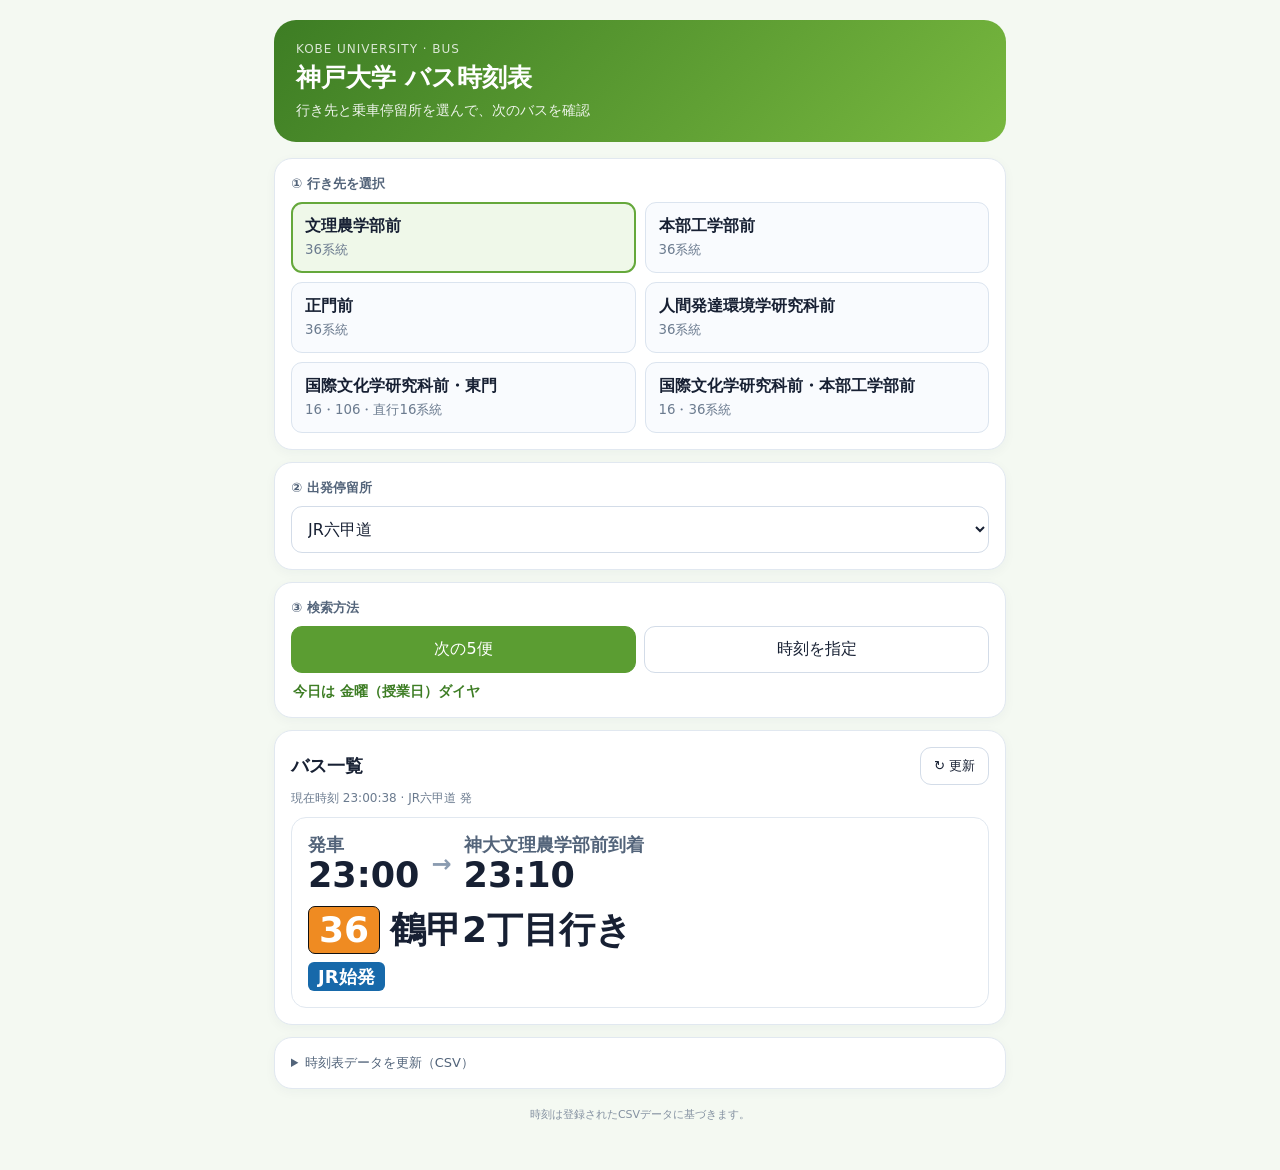
<file: kobe_univ_bus_timetable_app_v7.html>
<!doctype html>
<html lang="ja">
<head>
<meta charset="utf-8">
<meta name="viewport" content="width=device-width,initial-scale=1">
<title>神戸大学 バス時刻表</title>
<style>
:root{font-family:system-ui,-apple-system,"Segoe UI",sans-serif;color:#172033;background:#f4f9f2}
*{box-sizing:border-box}
body{margin:0}
.wrap{max-width:760px;margin:auto;padding:20px 14px 48px}
.hero{background:linear-gradient(135deg,#3d7d24,#78b83f);color:white;border-radius:22px;padding:22px;margin-bottom:16px}
.eyebrow{font-size:12px;opacity:.8;letter-spacing:.08em}
.hero h1{margin:5px 0 8px;font-size:25px}
.hero p{margin:0;font-size:14px;opacity:.9}
.panel{background:white;border:1px solid #e1e8f0;border-radius:18px;padding:16px;margin:12px 0;box-shadow:0 3px 12px #1b35550a}
.label{font-size:13px;font-weight:700;color:#53647a;margin:0 0 9px}
select,input,button{font:inherit;border-radius:11px;border:1px solid #d3dce8;padding:12px;background:white;color:#172033;width:100%}
.choices{display:grid;grid-template-columns:1fr 1fr;gap:9px}
.choice{padding:13px;text-align:left;border:1px solid #dbe4ef;background:#f9fbfe;cursor:pointer;font-weight:650}
.choice small{display:block;color:#6b7b8f;font-weight:400;margin-top:4px}
.choice.active{border:2px solid #65a83b;background:#eff8e9;padding:12px}
.row{display:flex;gap:10px;align-items:center}
.row>*{flex:1}
.seg{display:flex;gap:8px}
.seg button{cursor:pointer}
.seg button.active,.primary{background:#5b9d32;color:white;border-color:#5b9d32}
.primary{font-weight:700;cursor:pointer}
.muted{color:#6b7b8f;font-size:12px}
.results-head{display:flex;justify-content:space-between;align-items:center;gap:10px}
.results-head h2{font-size:18px;margin:0}
.refresh{width:auto;padding:9px 13px;font-size:13px;cursor:pointer}
.bus{border:1px solid #e1e8f0;border-radius:15px;padding:16px;margin-top:10px}

/* 発車・到着ラベルおよび時刻を1.5倍に拡大 */
.times{display:flex;align-items:center;gap:12px;margin-bottom:12px}
.time-label{font-size:18px;font-weight:700;color:#53647a;line-height:1.2}
.time{font-size:35px;font-weight:800;font-variant-numeric:tabular-nums;line-height:1.1}
.arrow{color:#8a9bb0;font-size:24px;font-weight:bold}

/* メタ情報・系統バッジ・行き先表示（75%＝36px） */
.busmeta{display:flex;flex-direction:column;gap:8px;margin-top:8px}
.busmeta-header{display:flex;align-items:baseline;gap:10px;flex-wrap:wrap}
.badge{font-size:36px;font-weight:800;border:1px solid #111;border-radius:7px;padding:3px 10px;line-height:1.1;display:inline-block}
.bus-destination{font-size:36px;font-weight:800;line-height:1.1}
.badge.r16{background:#078447;color:white}
.badge.r16d{background:white;color:#078447}
.badge.r106{background:#f6b7cf;color:#111}
.badge.r36{background:#ef8b22;color:white}

/* 二段表示：始発バッジ（系統・行先サイズの半分＝18px） */
.start-badge-container{min-height:28px;display:flex;align-items:center}
.start-badge{font-size:18px;font-weight:800;color:white;padding:4px 10px;border-radius:6px;white-space:nowrap;display:inline-block;line-height:1.2}
.start-badge.hidden{visibility:hidden} /* レイアウト崩れ防止用透明枠 */
.start-jr{background:#1769aa}
.start-hankyu{background:#7b1838}

.empty{padding:22px;text-align:center;color:#6b7b8f}
.foot{font-size:11px;color:#8491a1;text-align:center;margin-top:18px}
details{margin-top:12px}
summary{cursor:pointer;color:#52647a;font-size:13px}

@media(max-width:480px){
  .choices{grid-template-columns:1fr}
  .time{font-size:28px}
  .time-label{font-size:15px}
  .hero h1{font-size:22px}
  .badge,.bus-destination{font-size:24px}
  .start-badge{font-size:14px}
  .start-badge-container{min-height:22px}
}
</style>
</head>
<body>
<main class="wrap">
  <header class="hero">
    <div class="eyebrow">KOBE UNIVERSITY · BUS</div>
    <h1>神戸大学 バス時刻表</h1>
    <p>行き先と乗車停留所を選んで、次のバスを確認</p>
  </header>

  <section class="panel">
    <p class="label">① 行き先を選択</p>
    <div class="choices" id="destinations"></div>
  </section>

  <section class="panel">
    <p class="label">② 出発停留所</p>
    <select id="origin"></select>
  </section>

  <section class="panel">
    <p class="label">③ 検索方法</p>
    <div class="seg">
      <button id="nextMode" class="active" type="button">次の5便</button>
      <button id="timeMode" type="button">時刻を指定</button>
    </div>

    <p id="todayDiaText" style="margin:10px 0 0 2px;font-size:14px;font-weight:700;color:#3d7d24"></p>

    <div id="timeBox" style="display:none;margin-top:12px;padding:12px;background:#f9fbfe;border:1px solid #dbe4ef;border-radius:12px">
      <div style="margin-bottom:12px">
        <label class="label" for="dayTypeSub" style="margin-bottom:6px;display:block">運転日ダイヤ指定</label>
        <select id="dayTypeSub">
          <option value="WD_CLASS">月～木（授業日）</option>
          <option value="WD_OFF">月～木（休校日）</option>
          <option value="FRI_CLASS">金（授業日）</option>
          <option value="FRI_OFF">金（休校日）</option>
          <option value="HT">土日祝</option>
        </select>
      </div>
      <div>
        <label class="label" for="searchTime" style="margin-bottom:6px;display:block">指定時刻以降の便</label>
        <input id="searchTime" type="time" value="08:30">
      </div>
    </div>
  </section>

  <section class="panel">
    <div class="results-head">
      <h2>バス一覧</h2>
      <button id="refresh" class="refresh" type="button">↻ 更新</button>
    </div>
    <div class="muted" id="status" style="margin-top:5px"></div>
    <div id="results"></div>
  </section>

  <details class="panel">
    <summary>時刻表データを更新（CSV）</summary>
    <p class="muted">新しいCSVを選択すると、この画面で使用する時刻データを差し替えます。CSVはこのアプリの列構成に対応している必要があります。</p>
    <input id="csvFile" type="file" accept=".csv,text/csv">
    <p class="muted" id="csvStatus"></p>
  </details>

  <div class="foot">時刻は登録されたCSVデータに基づきます。</div>
</main>

<script>
// Define DOM helper function first so it's always available
const $ = id => document.getElementById(id);

const original=[{"運転日識別記号":"WD","系統番号・運行区分":"36（JR六甲道発）","便識別番号":"36-WD-001","行先":"鶴甲団地","JR六甲道":"0634","六甲口":"0634","阪急六甲":"0640","神大文理農学部前":"0644","神大本部工学部前":"0645","神大正門前":"0646","神大人間発達環境学研究科前":"0650","神大国際文化学研究科前":"BBBB","神大国際文化学研究科東門":"BBBB"},{"運転日識別記号":"WD","系統番号・運行区分":"36（JR六甲道発）","便識別番号":"36-WD-002","行先":"鶴甲団地","JR六甲道":"0650","六甲口":"0650","阪急六甲":"0656","神大文理農学部前":"0700","神大本部工学部前":"0701","神大正門前":"0702","神大人間発達環境学研究科前":"0706","神大国際文化学研究科前":"BBBB","神大国際文化学研究科東門":"BBBB"},{"運転日識別記号":"WD","系統番号・運行区分":"36（JR六甲道発）","便識別番号":"36-WD-003","行先":"鶴甲団地","JR六甲道":"0707","六甲口":"0707","阪急六甲":"0713","神大文理農学部前":"0717","神大本部工学部前":"0718","神大正門前":"0719","神大人間発達環境学研究科前":"0723","神大国際文化学研究科前":"BBBB","神大国際文化学研究科東門":"BBBB"},{"運転日識別記号":"WD","系統番号・運行区分":"36（阪神御影発）","便識別番号":"36-WD-004","行先":"鶴甲団地","JR六甲道":"0713","六甲口":"0713","阪急六甲":"0719","神大文理農学部前":"0723","神大本部工学部前":"0724","神大正門前":"0725","神大人間発達環境学研究科前":"0729","神大国際文化学研究科前":"BBBB","神大国際文化学研究科東門":"BBBB"},{"運転日識別記号":"WD","系統番号・運行区分":"36（JR六甲道発）","便識別番号":"36-WD-005","行先":"鶴甲団地","JR六甲道":"0726","六甲口":"0726","阪急六甲":"0732","神大文理農学部前":"0736","神大本部工学部前":"0737","神大正門前":"0738","神大人間発達環境学研究科前":"0742","神大国際文化学研究科前":"BBBB","神大国際文化学研究科東門":"BBBB"},{"運転日識別記号":"WD","系統番号・運行区分":"36（阪神御影発）","便識別番号":"36-WD-006","行先":"鶴甲団地","JR六甲道":"0729","六甲口":"0729","阪急六甲":"0735","神大文理農学部前":"0739","神大本部工学部前":"0740","神大正門前":"0741","神大人間発達環境学研究科前":"0745","神大国際文化学研究科前":"BBBB","神大国際文化学研究科東門":"BBBB"},{"運転日識別記号":"WD","系統番号・運行区分":"36（JR六甲道発）","便識別番号":"36-WD-007","行先":"鶴甲団地","JR六甲道":"0739","六甲口":"0739","阪急六甲":"0745","神大文理農学部前":"0749","神大本部工学部前":"0750","神大正門前":"0751","神大人間発達環境学研究科前":"0755","神大国際文化学研究科前":"BBBB","神大国際文化学研究科東門":"BBBB"},{"運転日識別記号":"WD","系統番号・運行区分":"36（阪神御影発）","便識別番号":"36-WD-008","行先":"鶴甲団地","JR六甲道":"0745","六甲口":"0745","阪急六甲":"0751","神大文理農学部前":"0755","神大本部工学部前":"0756","神大正門前":"0757","神大人間発達環境学研究科前":"0801","神大国際文化学研究科前":"BBBB","神大国際文化学研究科東門":"BBBB"},{"運転日識別記号":"WD","系統番号・運行区分":"36（JR六甲道発）","便識別番号":"36-WD-009","行先":"鶴甲団地","JR六甲道":"0751","六甲口":"0751","阪急六甲":"0757","神大文理農学部前":"0801","神大本部工学部前":"0802","神大正門前":"0803","神大人間発達環境学研究科前":"0807","神大国際文化学研究科前":"BBBB","神大国際文化学研究科東門":"BBBB"},{"運転日識別記号":"WD","系統番号・運行区分":"36（JR六甲道発）","便識別番号":"36-WD-010","行先":"鶴甲団地","JR六甲道":"0757","六甲口":"0757","阪急六甲":"0803","神大文理農学部前":"0807","神大本部工学部前":"0808","神大正門前":"0809","神大人間発達環境学研究科前":"0813","神大国際文化学研究科前":"BBBB","神大国際文化学研究科東門":"BBBB"},{"運転日識別記号":"WD","系統番号・運行区分":"36（阪神御影発）","便識別番号":"36-WD-011","行先":"鶴甲団地","JR六甲道":"0803","六甲口":"0803","阪急六甲":"0809","神大文理農学部前":"0813","神大本部工学部前":"0814","神大正門前":"0815","神大人間発達環境学研究科前":"0819","神大国際文化学研究科前":"BBBB","神大国際文化学研究科東門":"BBBB"},{"運転日識別記号":"WD","系統番号・運行区分":"36（JR六甲道発）","便識別番号":"36-WD-012","行先":"鶴甲2丁目","JR六甲道":"0806","六甲口":"0806","阪急六甲":"0812","神大文理農学部前":"0816","神大本部工学部前":"0817","神大正門前":"0818","神大人間発達環境学研究科前":"0822","神大国際文化学研究科前":"BBBB","神大国際文化学研究科東門":"BBBB"},{"運転日識別記号":"WD","系統番号・運行区分":"36（JR六甲道発）","便識別番号":"36-WD-013","行先":"鶴甲団地","JR六甲道":"0808","六甲口":"0808","阪急六甲":"0814","神大文理農学部前":"0818","神大本部工学部前":"0819","神大正門前":"0820","神大人間発達環境学研究科前":"0824","神大国際文化学研究科前":"BBBB","神大国際文化学研究科東門":"BBBB"},{"運転日識別記号":"WD_FRI","系統番号・運行区分":"36（JR六甲道発）","便識別番号":"36-WD-014","行先":"鶴甲2丁目","JR六甲道":"0810","六甲口":"0810","阪急六甲":"0816","神大文理農学部前":"0820","神大本部工学部前":"0821","神大正門前":"0822","神大人間発達環境学研究科前":"0826","神大国際文化学研究科前":"BBBB","神大国際文化学研究科東門":"BBBB"},{"運転日識別記号":"WD","系統番号・運行区分":"36（阪神御影発）","便識別番号":"36-WD-015","行先":"鶴甲団地","JR六甲道":"0813","六甲口":"0813","阪急六甲":"0819","神大文理農学部前":"0823","神大本部工学部前":"0824","神大正門前":"0825","神大人間発達環境学研究科前":"0829","神大国際文化学研究科前":"BBBB","神大国際文化学研究科東門":"BBBB"},{"運転日識別記号":"WD_HOL","系統番号・運行区分":"36（JR六甲道発）","便識別番号":"36-WD-016","行先":"鶴甲2丁目","JR六甲道":"0817","六甲口":"0817","阪急六甲":"0823","神大文理農学部前":"0827","神大本部工学部前":"0828","神大正門前":"0829","神大人間発達環境学研究科前":"0833","神大国際文化学研究科前":"BBBB","神大国際文化学研究科東門":"BBBB"},{"運転日識別記号":"WD","系統番号・運行区分":"36（JR六甲道発）","便識別番号":"36-WD-017","行先":"鶴甲2丁目","JR六甲道":"0820","六甲口":"0820","阪急六甲":"0826","神大文理農学部前":"0830","神大本部工学部前":"0831","神大正門前":"0832","神大人間発達環境学研究科前":"0836","神大国際文化学研究科前":"BBBB","神大国際文化学研究科東門":"BBBB"},{"運転日識別記号":"WD_FRI","系統番号・運行区分":"36（JR六甲道発）","便識別番号":"36-WD-018","行先":"鶴甲2丁目","JR六甲道":"0823","六甲口":"0823","阪急六甲":"0829","神大文理農学部前":"0833","神大本部工学部前":"0834","神大正門前":"0835","神大人間発達環境学研究科前":"0839","神大国際文化学研究科前":"BBBB","神大国際文化学研究科東門":"BBBB"},{"運転日識別記号":"WD","系統番号・運行区分":"36（阪神御影発）","便識別番号":"36-WD-019","行先":"鶴甲団地","JR六甲道":"0825","六甲口":"0825","阪急六甲":"0831","神大文理農学部前":"0835","神大本部工学部前":"0836","神大正門前":"0837","神大人間発達環境学研究科前":"0841","神大国際文化学研究科前":"BBBB","神大国際文化学研究科東門":"BBBB"},{"運転日識別記号":"WD","系統番号・運行区分":"36（JR六甲道発）","便識別番号":"36-WD-020","行先":"鶴甲団地","JR六甲道":"0830","六甲口":"0830","阪急六甲":"0836","神大文理農学部前":"0840","神大本部工学部前":"0841","神大正門前":"0842","神大人間発達環境学研究科前":"0846","神大国際文化学研究科前":"BBBB","神大国際文化学研究科東門":"BBBB"},{"運転日識別記号":"WD","系統番号・運行区分":"36（阪神御影発）","便識別番号":"36-WD-021","行先":"鶴甲団地","JR六甲道":"0837","六甲口":"0837","阪急六甲":"0843","神大文理農学部前":"0847","神大本部工学部前":"0848","神大正門前":"0849","神大人間発達環境学研究科前":"0853","神大国際文化学研究科前":"BBBB","神大国際文化学研究科東門":"BBBB"},{"運転日識別記号":"WD","系統番号・運行区分":"36（JR六甲道発）","便識別番号":"36-WD-022","行先":"鶴甲団地","JR六甲道":"0843","六甲口":"0843","阪急六甲":"0849","神大文理農学部前":"0853","神大本部工学部前":"0854","神大正門前":"0855","神大人間発達環境学研究科前":"0859","神大国際文化学研究科前":"BBBB","神大国際文化学研究科東門":"BBBB"},{"運転日識別記号":"WD","系統番号・運行区分":"36（阪神御影発）","便識別番号":"36-WD-023","行先":"鶴甲団地","JR六甲道":"0849","六甲口":"0849","阪急六甲":"0855","神大文理農学部前":"0859","神大本部工学部前":"0900","神大正門前":"0901","神大人間発達環境学研究科前":"0905","神大国際文化学研究科前":"BBBB","神大国際文化学研究科東門":"BBBB"},{"運転日識別記号":"WD","系統番号・運行区分":"36（JR六甲道発）","便識別番号":"36-WD-024","行先":"鶴甲団地","JR六甲道":"0855","六甲口":"0855","阪急六甲":"0901","神大文理農学部前":"0905","神大本部工学部前":"0906","神大正門前":"0907","神大人間発達環境学研究科前":"0911","神大国際文化学研究科前":"BBBB","神大国際文化学研究科東門":"BBBB"},{"運転日識別記号":"WD","系統番号・運行区分":"36（阪神御影発）","便識別番号":"36-WD-025","行先":"鶴甲団地","JR六甲道":"0901","六甲口":"0901","阪急六甲":"0907","神大文理農学部前":"0911","神大本部工学部前":"0912","神大正門前":"0913","神大人間発達環境学研究科前":"0917","神大国際文化学研究科前":"BBBB","神大国際文化学研究科東門":"BBBB"},{"運転日識別記号":"WD","系統番号・運行区分":"36（JR六甲道発）","便識別番号":"36-WD-026","行先":"鶴甲団地","JR六甲道":"0909","六甲口":"0909","阪急六甲":"0915","神大文理農学部前":"0919","神大本部工学部前":"0920","神大正門前":"0921","神大人間発達環境学研究科前":"0925","神大国際文化学研究科前":"BBBB","神大国際文化学研究科東門":"BBBB"},{"運転日識別記号":"WD","系統番号・運行区分":"36（JR六甲道発）","便識別番号":"36-WD-027","行先":"鶴甲団地","JR六甲道":"0917","六甲口":"0917","阪急六甲":"0923","神大文理農学部前":"0927","神大本部工学部前":"0928","神大正門前":"0929","神大人間発達環境学研究科前":"0933","神大国際文化学研究科前":"BBBB","神大国際文化学研究科東門":"BBBB"},{"運転日識別記号":"WD","系統番号・運行区分":"36（阪神御影発）","便識別番号":"36-WD-028","行先":"鶴甲団地","JR六甲道":"0925","六甲口":"0925","阪急六甲":"0931","神大文理農学部前":"0935","神大本部工学部前":"0936","神大正門前":"0937","神大人間発達環境学研究科前":"0941","神大国際文化学研究科前":"BBBB","神大国際文化学研究科東門":"BBBB"},{"運転日識別記号":"WD","系統番号・運行区分":"36（JR六甲道発）","便識別番号":"36-WD-029","行先":"鶴甲団地","JR六甲道":"0931","六甲口":"0931","阪急六甲":"0937","神大文理農学部前":"0941","神大本部工学部前":"0942","神大正門前":"0943","神大人間発達環境学研究科前":"0947","神大国際文化学研究科前":"BBBB","神大国際文化学研究科東門":"BBBB"},{"運転日識別記号":"WD","系統番号・運行区分":"36（JR六甲道発）","便識別番号":"36-WD-030","行先":"鶴甲団地","JR六甲道":"0940","六甲口":"0940","阪急六甲":"0946","神大文理農学部前":"0950","神大本部工学部前":"0951","神大正門前":"0952","神大人間発達環境学研究科前":"0956","神大国際文化学研究科前":"BBBB","神大国際文化学研究科東門":"BBBB"},{"運転日識別記号":"WD","系統番号・運行区分":"36（阪神御影発）","便識別番号":"36-WD-031","行先":"鶴甲団地","JR六甲道":"0949","六甲口":"0949","阪急六甲":"0955","神大文理農学部前":"0959","神大本部工学部前":"1000","神大正門前":"1001","神大人間発達環境学研究科前":"1005","神大国際文化学研究科前":"BBBB","神大国際文化学研究科東門":"BBBB"},{"運転日識別記号":"WD","系統番号・運行区分":"36（JR六甲道発）","便識別番号":"36-WD-032","行先":"鶴甲団地","JR六甲道":"0957","六甲口":"0957","阪急六甲":"1003","神大文理農学部前":"1007","神大本部工学部前":"1008","神大正門前":"1009","神大人間発達環境学研究科前":"1013","神大国際文化学研究科前":"BBBB","神大国際文化学研究科東門":"BBBB"},{"運転日識別記号":"WD_HOL","系統番号・運行区分":"36（JR六甲道発）","便識別番号":"36-WD-033","行先":"鶴甲2丁目","JR六甲道":"1001","六甲口":"1001","阪急六甲":"1007","神大文理農学部前":"1011","神大本部工学部前":"1012","神大正門前":"1013","神大人間発達環境学研究科前":"1017","神大国際文化学研究科前":"BBBB","神大国際文化学研究科東門":"BBBB"},{"運転日識別記号":"WD","系統番号・運行区分":"36（JR六甲道発）","便識別番号":"36-WD-034","行先":"鶴甲団地","JR六甲道":"1005","六甲口":"1005","阪急六甲":"1011","神大文理農学部前":"1015","神大本部工学部前":"1016","神大正門前":"1017","神大人間発達環境学研究科前":"1021","神大国際文化学研究科前":"BBBB","神大国際文化学研究科東門":"BBBB"},{"運転日識別記号":"WD_HOL","系統番号・運行区分":"36（JR六甲道発）","便識別番号":"36-WD-035","行先":"鶴甲2丁目","JR六甲道":"1009","六甲口":"1009","阪急六甲":"1015","神大文理農学部前":"1019","神大本部工学部前":"1020","神大正門前":"1021","神大人間発達環境学研究科前":"1025","神大国際文化学研究科前":"BBBB","神大国際文化学研究科東門":"BBBB"},{"運転日識別記号":"WD","系統番号・運行区分":"36（阪神御影発）","便識別番号":"36-WD-036","行先":"鶴甲団地","JR六甲道":"1013","六甲口":"1013","阪急六甲":"1019","神大文理農学部前":"1023","神大本部工学部前":"1024","神大正門前":"1025","神大人間発達環境学研究科前":"1029","神大国際文化学研究科前":"BBBB","神大国際文化学研究科東門":"BBBB"},{"運転日識別記号":"WD_FRI","系統番号・運行区分":"36（JR六甲道発）","便識別番号":"36-WD-037","行先":"鶴甲2丁目","JR六甲道":"1017","六甲口":"1017","阪急六甲":"1023","神大文理農学部前":"1027","神大本部工学部前":"1028","神大正門前":"1029","神大人間発達環境学研究科前":"1033","神大国際文化学研究科前":"BBBB","神大国際文化学研究科東門":"BBBB"},{"運転日識別記号":"WD","系統番号・運行区分":"36（JR六甲道発）","便識別番号":"36-WD-038","行先":"鶴甲団地","JR六甲道":"1023","六甲口":"1023","阪急六甲":"1029","神大文理農学部前":"1033","神大本部工学部前":"1034","神大正門前":"1035","神大人間発達環境学研究科前":"1039","神大国際文化学研究科前":"BBBB","神大国際文化学研究科東門":"BBBB"},{"運転日識別記号":"WD","系統番号・運行区分":"36（阪神御影発）","便識別番号":"36-WD-039","行先":"鶴甲団地","JR六甲道":"1033","六甲口":"1033","阪急六甲":"1039","神大文理農学部前":"1043","神大本部工学部前":"1044","神大正門前":"1045","神大人間発達環境学研究科前":"1049","神大国際文化学研究科前":"BBBB","神大国際文化学研究科東門":"BBBB"},{"運転日識別記号":"WD","系統番号・運行区分":"36（JR六甲道発）","便識別番号":"36-WD-040","行先":"鶴甲団地","JR六甲道":"1043","六甲口":"1043","阪急六甲":"1049","神大文理農学部前":"1053","神大本部工学部前":"1054","神大正門前":"1055","神大人間発達環境学研究科前":"1059","神大国際文化学研究科前":"BBBB","神大国際文化学研究科東門":"BBBB"},{"運転日識別記号":"WD","系統番号・運行区分":"36（阪神御影発）","便識別番号":"36-WD-041","行先":"鶴甲団地","JR六甲道":"1053","六甲口":"1053","阪急六甲":"1059","神大文理農学部前":"1103","神大本部工学部前":"1104","神大正門前":"1105","神大人間発達環境学研究科前":"1109","神大国際文化学研究科前":"BBBB","神大国際文化学研究科東門":"BBBB"},{"運転日識別記号":"WD","系統番号・運行区分":"36（JR六甲道発）","便識別番号":"36-WD-042","行先":"鶴甲団地","JR六甲道":"1103","六甲口":"1103","阪急六甲":"1109","神大文理農学部前":"1113","神大本部工学部前":"1114","神大正門前":"1115","神大人間発達環境学研究科前":"1119","神大国際文化学研究科前":"BBBB","神大国際文化学研究科東門":"BBBB"},{"運転日識別記号":"WD","系統番号・運行区分":"36（阪神御影発）","便識別番号":"36-WD-043","行先":"鶴甲団地","JR六甲道":"1113","六甲口":"1113","阪急六甲":"1119","神大文理農学部前":"1123","神大本部工学部前":"1124","神大正門前":"1125","神大人間発達環境学研究科前":"1129","神大国際文化学研究科前":"BBBB","神大国際文化学研究科東門":"BBBB"},{"運転日識別記号":"WD","系統番号・運行区分":"36（JR六甲道発）","便識別番号":"36-WD-044","行先":"鶴甲団地","JR六甲道":"1121","六甲口":"1121","阪急六甲":"1127","神大文理農学部前":"1131","神大本部工学部前":"1132","神大正門前":"1133","神大人間発達環境学研究科前":"1137","神大国際文化学研究科前":"BBBB","神大国際文化学研究科東門":"BBBB"},{"運転日識別記号":"WD","系統番号・運行区分":"36（JR六甲道発）","便識別番号":"36-WD-045","行先":"鶴甲団地","JR六甲道":"1129","六甲口":"1129","阪急六甲":"1135","神大文理農学部前":"1139","神大本部工学部前":"1140","神大正門前":"1141","神大人間発達環境学研究科前":"1145","神大国際文化学研究科前":"BBBB","神大国際文化学研究科東門":"BBBB"},{"運転日識別記号":"WD","系統番号・運行区分":"36（阪神御影発）","便識別番号":"36-WD-046","行先":"鶴甲団地","JR六甲道":"1137","六甲口":"1137","阪急六甲":"1143","神大文理農学部前":"1147","神大本部工学部前":"1148","神大正門前":"1149","神大人間発達環境学研究科前":"1153","神大国際文化学研究科前":"BBBB","神大国際文化学研究科東門":"BBBB"},{"運転日識別記号":"WD","系統番号・運行区分":"36（JR六甲道発）","便識別番号":"36-WD-047","行先":"鶴甲団地","JR六甲道":"1145","六甲口":"1145","阪急六甲":"1151","神大文理農学部前":"1155","神大本部工学部前":"1156","神大正門前":"1157","神大人間発達環境学研究科前":"1201","神大国際文化学研究科前":"BBBB","神大国際文化学研究科東門":"BBBB"},{"運転日識別記号":"WD","系統番号・運行区分":"36（JR六甲道発）","便識別番号":"36-WD-048","行先":"鶴甲団地","JR六甲道":"1153","六甲口":"1153","阪急六甲":"1159","神大文理農学部前":"1203","神大本部工学部前":"1204","神大正門前":"1205","神大人間発達環境学研究科前":"1209","神大国際文化学研究科前":"BBBB","神大国際文化学研究科東門":"BBBB"},{"運転日識別記号":"WD","系統番号・運行区分":"36（阪神御影発）","便識別番号":"36-WD-049","行先":"鶴甲団地","JR六甲道":"1201","六甲口":"1201","阪急六甲":"1207","神大文理農学部前":"1211","神大本部工学部前":"1212","神大正門前":"1213","神大人間発達環境学研究科前":"1217","神大国際文化学研究科前":"BBBB","神大国際文化学研究科東門":"BBBB"},{"運転日識別記号":"WD","系統番号・運行区分":"36（JR六甲道発）","便識別番号":"36-WD-050","行先":"鶴甲団地","JR六甲道":"1209","六甲口":"1209","阪急六甲":"1215","神大文理農学部前":"1219","神大本部工学部前":"1220","神大正門前":"1221","神大人間発達環境学研究科前":"1225","神大国際文化学研究科前":"BBBB","神大国際文化学研究科東門":"BBBB"},{"運転日識別記号":"WD","系統番号・運行区分":"36（JR六甲道発）","便識別番号":"36-WD-051","行先":"鶴甲団地","JR六甲道":"1217","六甲口":"1217","阪急六甲":"1223","神大文理農学部前":"1227","神大本部工学部前":"1228","神大正門前":"1229","神大人間発達環境学研究科前":"1233","神大国際文化学研究科前":"BBBB","神大国際文化学研究科東門":"BBBB"},{"運転日識別記号":"WD","系統番号・運行区分":"36（阪神御影発）","便識別番号":"36-WD-052","行先":"鶴甲団地","JR六甲道":"1225","六甲口":"1225","阪急六甲":"1231","神大文理農学部前":"1235","神大本部工学部前":"1236","神大正門前":"1237","神大人間発達環境学研究科前":"1241","神大国際文化学研究科前":"BBBB","神大国際文化学研究科東門":"BBBB"},{"運転日識別記号":"WD","系統番号・運行区分":"36（JR六甲道発）","便識別番号":"36-WD-053","行先":"鶴甲団地","JR六甲道":"1233","六甲口":"1233","阪急六甲":"1239","神大文理農学部前":"1243","神大本部工学部前":"1244","神大正門前":"1245","神大人間発達環境学研究科前":"1249","神大国際文化学研究科前":"BBBB","神大国際文化学研究科東門":"BBBB"},{"運転日識別記号":"WD","系統番号・運行区分":"36（JR六甲道発）","便識別番号":"36-WD-054","行先":"鶴甲団地","JR六甲道":"1241","六甲口":"1241","阪急六甲":"1247","神大文理農学部前":"1251","神大本部工学部前":"1252","神大正門前":"1253","神大人間発達環境学研究科前":"1257","神大国際文化学研究科前":"BBBB","神大国際文化学研究科東門":"BBBB"},{"運転日識別記号":"WD","系統番号・運行区分":"36（阪神御影発）","便識別番号":"36-WD-055","行先":"鶴甲団地","JR六甲道":"1249","六甲口":"1249","阪急六甲":"1255","神大文理農学部前":"1259","神大本部工学部前":"1300","神大正門前":"1301","神大人間発達環境学研究科前":"1305","神大国際文化学研究科前":"BBBB","神大国際文化学研究科東門":"BBBB"},{"運転日識別記号":"WD_HOL","系統番号・運行区分":"36（JR六甲道発）","便識別番号":"36-WD-056","行先":"鶴甲2丁目","JR六甲道":"1254","六甲口":"1254","阪急六甲":"1300","神大文理農学部前":"1304","神大本部工学部前":"1305","神大正門前":"1306","神大人間発達環境学研究科前":"1310","神大国際文化学研究科前":"BBBB","神大国際文化学研究科東門":"BBBB"},{"運転日識別記号":"WD","系統番号・運行区分":"36（JR六甲道発）","便識別番号":"36-WD-057","行先":"鶴甲団地","JR六甲道":"1257","六甲口":"1257","阪急六甲":"1303","神大文理農学部前":"1307","神大本部工学部前":"1308","神大正門前":"1309","神大人間発達環境学研究科前":"1313","神大国際文化学研究科前":"BBBB","神大国際文化学研究科東門":"BBBB"},{"運転日識別記号":"WD","系統番号・運行区分":"36（JR六甲道発）","便識別番号":"36-WD-058","行先":"鶴甲団地","JR六甲道":"1305","六甲口":"1305","阪急六甲":"1311","神大文理農学部前":"1315","神大本部工学部前":"1316","神大正門前":"1317","神大人間発達環境学研究科前":"1321","神大国際文化学研究科前":"BBBB","神大国際文化学研究科東門":"BBBB"},{"運転日識別記号":"WD","系統番号・運行区分":"36（阪神御影発）","便識別番号":"36-WD-059","行先":"鶴甲団地","JR六甲道":"1313","六甲口":"1313","阪急六甲":"1319","神大文理農学部前":"1323","神大本部工学部前":"1324","神大正門前":"1325","神大人間発達環境学研究科前":"1329","神大国際文化学研究科前":"BBBB","神大国際文化学研究科東門":"BBBB"},{"運転日識別記号":"WD","系統番号・運行区分":"36（JR六甲道発）","便識別番号":"36-WD-060","行先":"鶴甲団地","JR六甲道":"1321","六甲口":"1321","阪急六甲":"1327","神大文理農学部前":"1331","神大本部工学部前":"1332","神大正門前":"1333","神大人間発達環境学研究科前":"1337","神大国際文化学研究科前":"BBBB","神大国際文化学研究科東門":"BBBB"},{"運転日識別記号":"WD","系統番号・運行区分":"36（JR六甲道発）","便識別番号":"36-WD-061","行先":"鶴甲団地","JR六甲道":"1329","六甲口":"1329","阪急六甲":"1335","神大文理農学部前":"1339","神大本部工学部前":"1340","神大正門前":"1341","神大人間発達環境学研究科前":"1345","神大国際文化学研究科前":"BBBB","神大国際文化学研究科東門":"BBBB"},{"運転日識別記号":"WD","系統番号・運行区分":"36（阪神御影発）","便識別番号":"36-WD-062","行先":"鶴甲団地","JR六甲道":"1337","六甲口":"1337","阪急六甲":"1343","神大文理農学部前":"1347","神大本部工学部前":"1348","神大正門前":"1349","神大人間発達環境学研究科前":"1353","神大国際文化学研究科前":"BBBB","神大国際文化学研究科東門":"BBBB"},{"運転日識別記号":"WD","系統番号・運行区分":"36（JR六甲道発）","便識別番号":"36-WD-063","行先":"鶴甲団地","JR六甲道":"1345","六甲口":"1345","阪急六甲":"1351","神大文理農学部前":"1355","神大本部工学部前":"1356","神大正門前":"1357","神大人間発達環境学研究科前":"1401","神大国際文化学研究科前":"BBBB","神大国際文化学研究科東門":"BBBB"},{"運転日識別記号":"WD","系統番号・運行区分":"36（JR六甲道発）","便識別番号":"36-WD-064","行先":"鶴甲団地","JR六甲道":"1353","六甲口":"1353","阪急六甲":"1359","神大文理農学部前":"1403","神大本部工学部前":"1404","神大正門前":"1405","神大人間発達環境学研究科前":"1409","神大国際文化学研究科前":"BBBB","神大国際文化学研究科東門":"BBBB"},{"運転日識別記号":"WD","系統番号・運行区分":"36（阪神御影発）","便識別番号":"36-WD-065","行先":"鶴甲団地","JR六甲道":"1401","六甲口":"1401","阪急六甲":"1407","神大文理農学部前":"1411","神大本部工学部前":"1412","神大正門前":"1413","神大人間発達環境学研究科前":"1417","神大国際文化学研究科前":"BBBB","神大国際文化学研究科東門":"BBBB"},{"運転日識別記号":"WD","系統番号・運行区分":"36（JR六甲道発）","便識別番号":"36-WD-066","行先":"鶴甲団地","JR六甲道":"1409","六甲口":"1409","阪急六甲":"1415","神大文理農学部前":"1419","神大本部工学部前":"1420","神大正門前":"1421","神大人間発達環境学研究科前":"1425","神大国際文化学研究科前":"BBBB","神大国際文化学研究科東門":"BBBB"},{"運転日識別記号":"WD","系統番号・運行区分":"36（JR六甲道発）","便識別番号":"36-WD-067","行先":"鶴甲団地","JR六甲道":"1417","六甲口":"1417","阪急六甲":"1423","神大文理農学部前":"1427","神大本部工学部前":"1428","神大正門前":"1429","神大人間発達環境学研究科前":"1433","神大国際文化学研究科前":"BBBB","神大国際文化学研究科東門":"BBBB"},{"運転日識別記号":"WD","系統番号・運行区分":"36（阪神御影発）","便識別番号":"36-WD-068","行先":"鶴甲団地","JR六甲道":"1425","六甲口":"1425","阪急六甲":"1431","神大文理農学部前":"1435","神大本部工学部前":"1436","神大正門前":"1437","神大人間発達環境学研究科前":"1441","神大国際文化学研究科前":"BBBB","神大国際文化学研究科東門":"BBBB"},{"運転日識別記号":"WD","系統番号・運行区分":"36（JR六甲道発）","便識別番号":"36-WD-069","行先":"鶴甲団地","JR六甲道":"1433","六甲口":"1433","阪急六甲":"1439","神大文理農学部前":"1443","神大本部工学部前":"1444","神大正門前":"1445","神大人間発達環境学研究科前":"1449","神大国際文化学研究科前":"BBBB","神大国際文化学研究科東門":"BBBB"},{"運転日識別記号":"WD","系統番号・運行区分":"36（JR六甲道発）","便識別番号":"36-WD-070","行先":"鶴甲団地","JR六甲道":"1441","六甲口":"1441","阪急六甲":"1447","神大文理農学部前":"1451","神大本部工学部前":"1452","神大正門前":"1453","神大人間発達環境学研究科前":"1457","神大国際文化学研究科前":"BBBB","神大国際文化学研究科東門":"BBBB"},{"運転日識別記号":"WD","系統番号・運行区分":"36（阪神御影発）","便識別番号":"36-WD-071","行先":"鶴甲団地","JR六甲道":"1449","六甲口":"1449","阪急六甲":"1455","神大文理農学部前":"1459","神大本部工学部前":"1500","神大正門前":"1501","神大人間発達環境学研究科前":"1505","神大国際文化学研究科前":"BBBB","神大国際文化学研究科東門":"BBBB"},{"運転日識別記号":"WD","系統番号・運行区分":"36（JR六甲道発）","便識別番号":"36-WD-072","行先":"鶴甲団地","JR六甲道":"1457","六甲口":"1457","阪急六甲":"1503","神大文理農学部前":"1507","神大本部工学部前":"1508","神大正門前":"1509","神大人間発達環境学研究科前":"1513","神大国際文化学研究科前":"BBBB","神大国際文化学研究科東門":"BBBB"},{"運転日識別記号":"WD","系統番号・運行区分":"36（JR六甲道発）","便識別番号":"36-WD-073","行先":"鶴甲団地","JR六甲道":"1505","六甲口":"1505","阪急六甲":"1511","神大文理農学部前":"1515","神大本部工学部前":"1516","神大正門前":"1517","神大人間発達環境学研究科前":"1521","神大国際文化学研究科前":"BBBB","神大国際文化学研究科東門":"BBBB"},{"運転日識別記号":"WD","系統番号・運行区分":"36（阪神御影発）","便識別番号":"36-WD-074","行先":"鶴甲団地","JR六甲道":"1513","六甲口":"1513","阪急六甲":"1519","神大文理農学部前":"1523","神大本部工学部前":"1524","神大正門前":"1525","神大人間発達環境学研究科前":"1529","神大国際文化学研究科前":"BBBB","神大国際文化学研究科東門":"BBBB"},{"運転日識別記号":"WD","系統番号・運行区分":"36（JR六甲道発）","便識別番号":"36-WD-075","行先":"鶴甲団地","JR六甲道":"1521","六甲口":"1521","阪急六甲":"1527","神大文理農学部前":"1531","神大本部工学部前":"1532","神大正門前":"1533","神大人間発達環境学研究科前":"1537","神大国際文化学研究科前":"BBBB","神大国際文化学研究科東門":"BBBB"},{"運転日識別記号":"WD","系統番号・運行区分":"36（JR六甲道発）","便識別番号":"36-WD-076","行先":"鶴甲団地","JR六甲道":"1529","六甲口":"1529","阪急六甲":"1535","神大文理農学部前":"1539","神大本部工学部前":"1540","神大正門前":"1541","神大人間発達環境学研究科前":"1545","神大国際文化学研究科前":"BBBB","神大国際文化学研究科東門":"BBBB"},{"運転日識別記号":"WD","系統番号・運行区分":"36（阪神御影発）","便識別番号":"36-WD-077","行先":"鶴甲団地","JR六甲道":"1537","六甲口":"1537","阪急六甲":"1543","神大文理農学部前":"1547","神大本部工学部前":"1548","神大正門前":"1549","神大人間発達環境学研究科前":"1553","神大国際文化学研究科前":"BBBB","神大国際文化学研究科東門":"BBBB"},{"運転日識別記号":"WD","系統番号・運行区分":"36（JR六甲道発）","便識別番号":"36-WD-078","行先":"鶴甲団地","JR六甲道":"1545","六甲口":"1545","阪急六甲":"1551","神大文理農学部前":"1555","神大本部工学部前":"1556","神大正門前":"1557","神大人間発達環境学研究科前":"1601","神大国際文化学研究科前":"BBBB","神大国際文化学研究科東門":"BBBB"},{"運転日識別記号":"WD","系統番号・運行区分":"36（JR六甲道発）","便識別番号":"36-WD-079","行先":"鶴甲団地","JR六甲道":"1553","六甲口":"1553","阪急六甲":"1559","神大文理農学部前":"1603","神大本部工学部前":"1604","神大正門前":"1605","神大人間発達環境学研究科前":"1609","神大国際文化学研究科前":"BBBB","神大国際文化学研究科東門":"BBBB"},{"運転日識別記号":"WD","系統番号・運行区分":"36（阪神御影発）","便識別番号":"36-WD-080","行先":"鶴甲団地","JR六甲道":"1601","六甲口":"1601","阪急六甲":"1607","神大文理農学部前":"1611","神大本部工学部前":"1612","神大正門前":"1613","神大人間発達環境学研究科前":"1617","神大国際文化学研究科前":"BBBB","神大国際文化学研究科東門":"BBBB"},{"運転日識別記号":"WD","系統番号・運行区分":"36（JR六甲道発）","便識別番号":"36-WD-081","行先":"鶴甲団地","JR六甲道":"1609","六甲口":"1609","阪急六甲":"1615","神大文理農学部前":"1619","神大本部工学部前":"1620","神大正門前":"1621","神大人間発達環境学研究科前":"1625","神大国際文化学研究科前":"BBBB","神大国際文化学研究科東門":"BBBB"},{"運転日識別記号":"WD","系統番号・運行区分":"36（JR六甲道発）","便識別番号":"36-WD-082","行先":"鶴甲団地","JR六甲道":"1617","六甲口":"1617","阪急六甲":"1623","神大文理農学部前":"1627","神大本部工学部前":"1628","神大正門前":"1629","神大人間発達環境学研究科前":"1633","神大国際文化学研究科前":"BBBB","神大国際文化学研究科東門":"BBBB"},{"運転日識別記号":"WD","系統番号・運行区分":"36（阪神御影発）","便識別番号":"36-WD-083","行先":"鶴甲団地","JR六甲道":"1625","六甲口":"1625","阪急六甲":"1631","神大文理農学部前":"1635","神大本部工学部前":"1636","神大正門前":"1637","神大人間発達環境学研究科前":"1641","神大国際文化学研究科前":"BBBB","神大国際文化学研究科東門":"BBBB"},{"運転日識別記号":"WD","系統番号・運行区分":"36（JR六甲道発）","便識別番号":"36-WD-084","行先":"鶴甲団地","JR六甲道":"1633","六甲口":"1633","阪急六甲":"1639","神大文理農学部前":"1643","神大本部工学部前":"1644","神大正門前":"1645","神大人間発達環境学研究科前":"1649","神大国際文化学研究科前":"BBBB","神大国際文化学研究科東門":"BBBB"},{"運転日識別記号":"WD","系統番号・運行区分":"36（JR六甲道発）","便識別番号":"36-WD-085","行先":"鶴甲団地","JR六甲道":"1641","六甲口":"1641","阪急六甲":"1647","神大文理農学部前":"1651","神大本部工学部前":"1652","神大正門前":"1653","神大人間発達環境学研究科前":"1657","神大国際文化学研究科前":"BBBB","神大国際文化学研究科東門":"BBBB"},{"運転日識別記号":"WD","系統番号・運行区分":"36（阪神御影発）","便識別番号":"36-WD-086","行先":"鶴甲団地","JR六甲道":"1649","六甲口":"1649","阪急六甲":"1655","神大文理農学部前":"1659","神大本部工学部前":"1700","神大正門前":"1701","神大人間発達環境学研究科前":"1705","神大国際文化学研究科前":"BBBB","神大国際文化学研究科東門":"BBBB"},{"運転日識別記号":"WD","系統番号・運行区分":"36（JR六甲道発）","便識別番号":"36-WD-087","行先":"鶴甲団地","JR六甲道":"1701","六甲口":"1701","阪急六甲":"1707","神大文理農学部前":"1711","神大本部工学部前":"1712","神大正門前":"1713","神大人間発達環境学研究科前":"1717","神大国際文化学研究科前":"BBBB","神大国際文化学研究科東門":"BBBB"},{"運転日識別記号":"WD","系統番号・運行区分":"36（阪神御影発）","便識別番号":"36-WD-088","行先":"鶴甲団地","JR六甲道":"1713","六甲口":"1713","阪急六甲":"1719","神大文理農学部前":"1723","神大本部工学部前":"1724","神大正門前":"1725","神大人間発達環境学研究科前":"1729","神大国際文化学研究科前":"BBBB","神大国際文化学研究科東門":"BBBB"},{"運転日識別記号":"WD","系統番号・運行区分":"36（JR六甲道発）","便識別番号":"36-WD-089","行先":"鶴甲団地","JR六甲道":"1725","六甲口":"1725","阪急六甲":"1731","神大文理農学部前":"1735","神大本部工学部前":"1736","神大正門前":"1737","神大人間発達環境学研究科前":"1741","神大国際文化学研究科前":"BBBB","神大国際文化学研究科東門":"BBBB"},{"運転日識別記号":"WD","系統番号・運行区分":"36（阪神御影発）","便識別番号":"36-WD-090","行先":"鶴甲団地","JR六甲道":"1737","六甲口":"1737","阪急六甲":"1743","神大文理農学部前":"1747","神大本部工学部前":"1748","神大正門前":"1749","神大人間発達環境学研究科前":"1753","神大国際文化学研究科前":"BBBB","神大国際文化学研究科東門":"BBBB"},{"運転日識別記号":"WD","系統番号・運行区分":"36（JR六甲道発）","便識別番号":"36-WD-091","行先":"鶴甲団地","JR六甲道":"1749","六甲口":"1749","阪急六甲":"1755","神大文理農学部前":"1759","神大本部工学部前":"1800","神大正門前":"1801","神大人間発達環境学研究科前":"1805","神大国際文化学研究科前":"BBBB","神大国際文化学研究科東門":"BBBB"},{"運転日識別記号":"WD","系統番号・運行区分":"36（阪神御影発）","便識別番号":"36-WD-092","行先":"鶴甲団地","JR六甲道":"1801","六甲口":"1801","阪急六甲":"1807","神大文理農学部前":"1811","神大本部工学部前":"1812","神大正門前":"1813","神大人間発達環境学研究科前":"1817","神大国際文化学研究科前":"BBBB","神大国際文化学研究科東門":"BBBB"},{"運転日識別記号":"WD","系統番号・運行区分":"36（JR六甲道発）","便識別番号":"36-WD-093","行先":"鶴甲団地","JR六甲道":"1810","六甲口":"1810","阪急六甲":"1816","神大文理農学部前":"1820","神大本部工学部前":"1821","神大正門前":"1822","神大人間発達環境学研究科前":"1826","神大国際文化学研究科前":"BBBB","神大国際文化学研究科東門":"BBBB"},{"運転日識別記号":"WD","系統番号・運行区分":"36（JR六甲道発）","便識別番号":"36-WD-094","行先":"鶴甲団地","JR六甲道":"1819","六甲口":"1819","阪急六甲":"1825","神大文理農学部前":"1829","神大本部工学部前":"1830","神大正門前":"1831","神大人間発達環境学研究科前":"1835","神大国際文化学研究科前":"BBBB","神大国際文化学研究科東門":"BBBB"},{"運転日識別記号":"WD","系統番号・運行区分":"36（阪神御影発）","便識別番号":"36-WD-095","行先":"鶴甲団地","JR六甲道":"1828","六甲口":"1828","阪急六甲":"1834","神大文理農学部前":"1838","神大本部工学部前":"1839","神大正門前":"1840","神大人間発達環境学研究科前":"1844","神大国際文化学研究科前":"BBBB","神大国際文化学研究科東門":"BBBB"},{"運転日識別記号":"WD","系統番号・運行区分":"36（JR六甲道発）","便識別番号":"36-WD-096","行先":"鶴甲団地","JR六甲道":"1838","六甲口":"1838","阪急六甲":"1844","神大文理農学部前":"1848","神大本部工学部前":"1849","神大正門前":"1850","神大人間発達環境学研究科前":"1854","神大国際文化学研究科前":"BBBB","神大国際文化学研究科東門":"BBBB"},{"運転日識別記号":"WD","系統番号・運行区分":"36（JR六甲道発）","便識別番号":"36-WD-097","行先":"鶴甲団地","JR六甲道":"1848","六甲口":"1848","阪急六甲":"1854","神大文理農学部前":"1858","神大本部工学部前":"1859","神大正門前":"1900","神大人間発達環境学研究科前":"1904","神大国際文化学研究科前":"BBBB","神大国際文化学研究科東門":"BBBB"},{"運転日識別記号":"WD","系統番号・運行区分":"36（阪神御影発）","便識別番号":"36-WD-098","行先":"鶴甲団地","JR六甲道":"1858","六甲口":"1858","阪急六甲":"1904","神大文理農学部前":"1908","神大本部工学部前":"1909","神大正門前":"1910","神大人間発達環境学研究科前":"1914","神大国際文化学研究科前":"BBBB","神大国際文化学研究科東門":"BBBB"},{"運転日識別記号":"WD","系統番号・運行区分":"36（JR六甲道発）","便識別番号":"36-WD-099","行先":"鶴甲団地","JR六甲道":"1908","六甲口":"1908","阪急六甲":"1914","神大文理農学部前":"1918","神大本部工学部前":"1919","神大正門前":"1920","神大人間発達環境学研究科前":"1924","神大国際文化学研究科前":"BBBB","神大国際文化学研究科東門":"BBBB"},{"運転日識別記号":"WD","系統番号・運行区分":"36（JR六甲道発）","便識別番号":"36-WD-100","行先":"鶴甲団地","JR六甲道":"1918","六甲口":"1918","阪急六甲":"1924","神大文理農学部前":"1928","神大本部工学部前":"1929","神大正門前":"1930","神大人間発達環境学研究科前":"1934","神大国際文化学研究科前":"BBBB","神大国際文化学研究科東門":"BBBB"},{"運転日識別記号":"WD","系統番号・運行区分":"36（阪神御影発）","便識別番号":"36-WD-101","行先":"鶴甲団地","JR六甲道":"1928","六甲口":"1928","阪急六甲":"1934","神大文理農学部前":"1938","神大本部工学部前":"1939","神大正門前":"1940","神大人間発達環境学研究科前":"1944","神大国際文化学研究科前":"BBBB","神大国際文化学研究科東門":"BBBB"},{"運転日識別記号":"WD","系統番号・運行区分":"36（JR六甲道発）","便識別番号":"36-WD-102","行先":"鶴甲団地","JR六甲道":"1943","六甲口":"1943","阪急六甲":"1949","神大文理農学部前":"1953","神大本部工学部前":"1954","神大正門前":"1955","神大人間発達環境学研究科前":"1959","神大国際文化学研究科前":"BBBB","神大国際文化学研究科東門":"BBBB"},{"運転日識別記号":"WD","系統番号・運行区分":"36（阪神御影発）","便識別番号":"36-WD-103","行先":"鶴甲団地","JR六甲道":"1958","六甲口":"1958","阪急六甲":"2004","神大文理農学部前":"2008","神大本部工学部前":"2009","神大正門前":"2010","神大人間発達環境学研究科前":"2014","神大国際文化学研究科前":"BBBB","神大国際文化学研究科東門":"BBBB"},{"運転日識別記号":"WD","系統番号・運行区分":"36（JR六甲道発）","便識別番号":"36-WD-104","行先":"鶴甲団地","JR六甲道":"2015","六甲口":"2015","阪急六甲":"2021","神大文理農学部前":"2025","神大本部工学部前":"2026","神大正門前":"2027","神大人間発達環境学研究科前":"2031","神大国際文化学研究科前":"BBBB","神大国際文化学研究科東門":"BBBB"},{"運転日識別記号":"WD","系統番号・運行区分":"36（阪神御影発）","便識別番号":"36-WD-105","行先":"鶴甲団地","JR六甲道":"2026","六甲口":"2026","阪急六甲":"2032","神大文理農学部前":"2036","神大本部工学部前":"2037","神大正門前":"2038","神大人間発達環境学研究科前":"2042","神大国際文化学研究科前":"BBBB","神大国際文化学研究科東門":"BBBB"},{"運転日識別記号":"WD","系統番号・運行区分":"36（JR六甲道発）","便識別番号":"36-WD-106","行先":"鶴甲団地","JR六甲道":"2045","六甲口":"2045","阪急六甲":"2051","神大文理農学部前":"2055","神大本部工学部前":"2056","神大正門前":"2057","神大人間発達環境学研究科前":"2101","神大国際文化学研究科前":"BBBB","神大国際文化学研究科東門":"BBBB"},{"運転日識別記号":"WD","系統番号・運行区分":"36（阪神御影発）","便識別番号":"36-WD-107","行先":"鶴甲団地","JR六甲道":"2056","六甲口":"2056","阪急六甲":"2102","神大文理農学部前":"2106","神大本部工学部前":"2107","神大正門前":"2108","神大人間発達環境学研究科前":"2112","神大国際文化学研究科前":"BBBB","神大国際文化学研究科東門":"BBBB"},{"運転日識別記号":"WD","系統番号・運行区分":"36（JR六甲道発）","便識別番号":"36-WD-108","行先":"鶴甲団地","JR六甲道":"2120","六甲口":"2120","阪急六甲":"2126","神大文理農学部前":"2130","神大本部工学部前":"2131","神大正門前":"2132","神大人間発達環境学研究科前":"2136","神大国際文化学研究科前":"BBBB","神大国際文化学研究科東門":"BBBB"},{"運転日識別記号":"WD","系統番号・運行区分":"36（JR六甲道発）","便識別番号":"36-WD-109","行先":"鶴甲団地","JR六甲道":"2145","六甲口":"2145","阪急六甲":"2151","神大文理農学部前":"2155","神大本部工学部前":"2156","神大正門前":"2157","神大人間発達環境学研究科前":"2201","神大国際文化学研究科前":"BBBB","神大国際文化学研究科東門":"BBBB"},{"運転日識別記号":"WD","系統番号・運行区分":"36（JR六甲道発）","便識別番号":"36-WD-110","行先":"鶴甲3丁目","JR六甲道":"2208","六甲口":"2208","阪急六甲":"2214","神大文理農学部前":"2218","神大本部工学部前":"2219","神大正門前":"2220","神大人間発達環境学研究科前":"2224","神大国際文化学研究科前":"BBBB","神大国際文化学研究科東門":"BBBB"},{"運転日識別記号":"WD","系統番号・運行区分":"36（JR六甲道発）","便識別番号":"36-WD-111","行先":"鶴甲3丁目","JR六甲道":"2236","六甲口":"2236","阪急六甲":"2242","神大文理農学部前":"2246","神大本部工学部前":"2247","神大正門前":"2248","神大人間発達環境学研究科前":"2252","神大国際文化学研究科前":"BBBB","神大国際文化学研究科東門":"BBBB"},{"運転日識別記号":"WD","系統番号・運行区分":"36（JR六甲道発）","便識別番号":"36-WD-112","行先":"鶴甲2丁目","JR六甲道":"2300","六甲口":"2300","阪急六甲":"2306","神大文理農学部前":"2310","神大本部工学部前":"2311","神大正門前":"2312","神大人間発達環境学研究科前":"2316","神大国際文化学研究科前":"BBBB","神大国際文化学研究科東門":"BBBB"},{"運転日識別記号":"HT","系統番号・運行区分":"36（JR六甲道発）","便識別番号":"36-HT-001","行先":"鶴甲団地","JR六甲道":"0640","六甲口":"0640","阪急六甲":"0646","神大文理農学部前":"0650","神大本部工学部前":"0651","神大正門前":"0652","神大人間発達環境学研究科前":"0656","神大国際文化学研究科前":"BBBB","神大国際文化学研究科東門":"BBBB"},{"運転日識別記号":"HT","系統番号・運行区分":"36（JR六甲道発）","便識別番号":"36-HT-002","行先":"鶴甲団地","JR六甲道":"0703","六甲口":"0703","阪急六甲":"0709","神大文理農学部前":"0713","神大本部工学部前":"0714","神大正門前":"0715","神大人間発達環境学研究科前":"0719","神大国際文化学研究科前":"BBBB","神大国際文化学研究科東門":"BBBB"},{"運転日識別記号":"HT","系統番号・運行区分":"36（阪神御影発）","便識別番号":"36-HT-003","行先":"鶴甲団地","JR六甲道":"0718","六甲口":"0718","阪急六甲":"0724","神大文理農学部前":"0729","神大本部工学部前":"0730","神大正門前":"0731","神大人間発達環境学研究科前":"0735","神大国際文化学研究科前":"BBBB","神大国際文化学研究科東門":"BBBB"},{"運転日識別記号":"HT","系統番号・運行区分":"36（JR六甲道発）","便識別番号":"36-HT-004","行先":"鶴甲団地","JR六甲道":"0733","六甲口":"0733","阪急六甲":"0739","神大文理農学部前":"0743","神大本部工学部前":"0744","神大正門前":"0745","神大人間発達環境学研究科前":"0749","神大国際文化学研究科前":"BBBB","神大国際文化学研究科東門":"BBBB"},{"運転日識別記号":"HT","系統番号・運行区分":"36（阪神御影発）","便識別番号":"36-HT-005","行先":"鶴甲団地","JR六甲道":"0745","六甲口":"0745","阪急六甲":"0751","神大文理農学部前":"0756","神大本部工学部前":"0757","神大正門前":"0758","神大人間発達環境学研究科前":"0802","神大国際文化学研究科前":"BBBB","神大国際文化学研究科東門":"BBBB"},{"運転日識別記号":"HT","系統番号・運行区分":"36（JR六甲道発）","便識別番号":"36-HT-006","行先":"鶴甲団地","JR六甲道":"0757","六甲口":"0757","阪急六甲":"0803","神大文理農学部前":"0808","神大本部工学部前":"0809","神大正門前":"0810","神大人間発達環境学研究科前":"0814","神大国際文化学研究科前":"BBBB","神大国際文化学研究科東門":"BBBB"},{"運転日識別記号":"HT","系統番号・運行区分":"36（阪神御影発）","便識別番号":"36-HT-007","行先":"鶴甲団地","JR六甲道":"0809","六甲口":"0809","阪急六甲":"0815","神大文理農学部前":"0820","神大本部工学部前":"0821","神大正門前":"0822","神大人間発達環境学研究科前":"0826","神大国際文化学研究科前":"BBBB","神大国際文化学研究科東門":"BBBB"},{"運転日識別記号":"HT","系統番号・運行区分":"36（JR六甲道発）","便識別番号":"36-HT-008","行先":"鶴甲団地","JR六甲道":"0821","六甲口":"0821","阪急六甲":"0827","神大文理農学部前":"0832","神大本部工学部前":"0833","神大正門前":"0834","神大人間発達環境学研究科前":"0838","神大国際文化学研究科前":"BBBB","神大国際文化学研究科東門":"BBBB"},{"運転日識別記号":"HT","系統番号・運行区分":"36（JR六甲道発）","便識別番号":"36-HT-009","行先":"鶴甲団地","JR六甲道":"0828","六甲口":"0828","阪急六甲":"0834","神大文理農学部前":"0839","神大本部工学部前":"0840","神大正門前":"0841","神大人間発達環境学研究科前":"0845","神大国際文化学研究科前":"BBBB","神大国際文化学研究科東門":"BBBB"},{"運転日識別記号":"HT","系統番号・運行区分":"36（阪神御影発）","便識別番号":"36-HT-010","行先":"鶴甲団地","JR六甲道":"0837","六甲口":"0837","阪急六甲":"0843","神大文理農学部前":"0848","神大本部工学部前":"0849","神大正門前":"0850","神大人間発達環境学研究科前":"0854","神大国際文化学研究科前":"BBBB","神大国際文化学研究科東門":"BBBB"},{"運転日識別記号":"HT","系統番号・運行区分":"36（JR六甲道発）","便識別番号":"36-HT-011","行先":"鶴甲団地","JR六甲道":"0847","六甲口":"0847","阪急六甲":"0853","神大文理農学部前":"0858","神大本部工学部前":"0859","神大正門前":"0900","神大人間発達環境学研究科前":"0904","神大国際文化学研究科前":"BBBB","神大国際文化学研究科東門":"BBBB"},{"運転日識別記号":"HT","系統番号・運行区分":"36（阪神御影発）","便識別番号":"36-HT-012","行先":"鶴甲団地","JR六甲道":"0857","六甲口":"0857","阪急六甲":"0903","神大文理農学部前":"0908","神大本部工学部前":"0909","神大正門前":"0910","神大人間発達環境学研究科前":"0914","神大国際文化学研究科前":"BBBB","神大国際文化学研究科東門":"BBBB"},{"運転日識別記号":"HT","系統番号・運行区分":"36（JR六甲道発）","便識別番号":"36-HT-013","行先":"鶴甲団地","JR六甲道":"0907","六甲口":"0907","阪急六甲":"0913","神大文理農学部前":"0918","神大本部工学部前":"0919","神大正門前":"0920","神大人間発達環境学研究科前":"0924","神大国際文化学研究科前":"BBBB","神大国際文化学研究科東門":"BBBB"},{"運転日識別記号":"HT","系統番号・運行区分":"36（JR六甲道発）","便識別番号":"36-HT-014","行先":"鶴甲団地","JR六甲道":"0919","六甲口":"0919","阪急六甲":"0925","神大文理農学部前":"0930","神大本部工学部前":"0931","神大正門前":"0932","神大人間発達環境学研究科前":"0936","神大国際文化学研究科前":"BBBB","神大国際文化学研究科東門":"BBBB"},{"運転日識別記号":"HT","系統番号・運行区分":"36（阪神御影発）","便識別番号":"36-HT-015","行先":"鶴甲団地","JR六甲道":"0931","六甲口":"0931","阪急六甲":"0937","神大文理農学部前":"0942","神大本部工学部前":"0943","神大正門前":"0944","神大人間発達環境学研究科前":"0948","神大国際文化学研究科前":"BBBB","神大国際文化学研究科東門":"BBBB"},{"運転日識別記号":"HT","系統番号・運行区分":"36（JR六甲道発）","便識別番号":"36-HT-016","行先":"鶴甲団地","JR六甲道":"0943","六甲口":"0943","阪急六甲":"0949","神大文理農学部前":"0954","神大本部工学部前":"0955","神大正門前":"0956","神大人間発達環境学研究科前":"1000","神大国際文化学研究科前":"BBBB","神大国際文化学研究科東門":"BBBB"},{"運転日識別記号":"HT","系統番号・運行区分":"36（JR六甲道発）","便識別番号":"36-HT-017","行先":"鶴甲団地","JR六甲道":"0955","六甲口":"0955","阪急六甲":"1001","神大文理農学部前":"1006","神大本部工学部前":"1007","神大正門前":"1008","神大人間発達環境学研究科前":"1012","神大国際文化学研究科前":"BBBB","神大国際文化学研究科東門":"BBBB"},{"運転日識別記号":"HT","系統番号・運行区分":"36（阪神御影発）","便識別番号":"36-HT-018","行先":"鶴甲団地","JR六甲道":"1007","六甲口":"1007","阪急六甲":"1013","神大文理農学部前":"1018","神大本部工学部前":"1019","神大正門前":"1020","神大人間発達環境学研究科前":"1024","神大国際文化学研究科前":"BBBB","神大国際文化学研究科東門":"BBBB"},{"運転日識別記号":"HT","系統番号・運行区分":"36（JR六甲道発）","便識別番号":"36-HT-019","行先":"鶴甲団地","JR六甲道":"1019","六甲口":"1019","阪急六甲":"1025","神大文理農学部前":"1030","神大本部工学部前":"1031","神大正門前":"1032","神大人間発達環境学研究科前":"1036","神大国際文化学研究科前":"BBBB","神大国際文化学研究科東門":"BBBB"},{"運転日識別記号":"HT","系統番号・運行区分":"36（JR六甲道発）","便識別番号":"36-HT-020","行先":"鶴甲団地","JR六甲道":"1031","六甲口":"1031","阪急六甲":"1037","神大文理農学部前":"1042","神大本部工学部前":"1043","神大正門前":"1044","神大人間発達環境学研究科前":"1048","神大国際文化学研究科前":"BBBB","神大国際文化学研究科東門":"BBBB"},{"運転日識別記号":"HT","系統番号・運行区分":"36（阪神御影発）","便識別番号":"36-HT-021","行先":"鶴甲団地","JR六甲道":"1043","六甲口":"1043","阪急六甲":"1049","神大文理農学部前":"1054","神大本部工学部前":"1055","神大正門前":"1056","神大人間発達環境学研究科前":"1100","神大国際文化学研究科前":"BBBB","神大国際文化学研究科東門":"BBBB"},{"運転日識別記号":"HT","系統番号・運行区分":"36（JR六甲道発）","便識別番号":"36-HT-022","行先":"鶴甲団地","JR六甲道":"1055","六甲口":"1055","阪急六甲":"1101","神大文理農学部前":"1106","神大本部工学部前":"1107","神大正門前":"1108","神大人間発達環境学研究科前":"1112","神大国際文化学研究科前":"BBBB","神大国際文化学研究科東門":"BBBB"},{"運転日識別記号":"HT","系統番号・運行区分":"36（JR六甲道発）","便識別番号":"36-HT-023","行先":"鶴甲団地","JR六甲道":"1107","六甲口":"1107","阪急六甲":"1113","神大文理農学部前":"1118","神大本部工学部前":"1119","神大正門前":"1120","神大人間発達環境学研究科前":"1124","神大国際文化学研究科前":"BBBB","神大国際文化学研究科東門":"BBBB"},{"運転日識別記号":"HT","系統番号・運行区分":"36（阪神御影発）","便識別番号":"36-HT-024","行先":"鶴甲団地","JR六甲道":"1119","六甲口":"1119","阪急六甲":"1125","神大文理農学部前":"1130","神大本部工学部前":"1131","神大正門前":"1132","神大人間発達環境学研究科前":"1136","神大国際文化学研究科前":"BBBB","神大国際文化学研究科東門":"BBBB"},{"運転日識別記号":"HT","系統番号・運行区分":"36（JR六甲道発）","便識別番号":"36-HT-025","行先":"鶴甲団地","JR六甲道":"1131","六甲口":"1131","阪急六甲":"1137","神大文理農学部前":"1142","神大本部工学部前":"1143","神大正門前":"1144","神大人間発達環境学研究科前":"1148","神大国際文化学研究科前":"BBBB","神大国際文化学研究科東門":"BBBB"},{"運転日識別記号":"HT","系統番号・運行区分":"36（JR六甲道発）","便識別番号":"36-HT-026","行先":"鶴甲団地","JR六甲道":"1143","六甲口":"1143","阪急六甲":"1149","神大文理農学部前":"1154","神大本部工学部前":"1155","神大正門前":"1156","神大人間発達環境学研究科前":"1200","神大国際文化学研究科前":"BBBB","神大国際文化学研究科東門":"BBBB"},{"運転日識別記号":"HT","系統番号・運行区分":"36（阪神御影発）","便識別番号":"36-HT-027","行先":"鶴甲団地","JR六甲道":"1155","六甲口":"1155","阪急六甲":"1201","神大文理農学部前":"1206","神大本部工学部前":"1207","神大正門前":"1208","神大人間発達環境学研究科前":"1212","神大国際文化学研究科前":"BBBB","神大国際文化学研究科東門":"BBBB"},{"運転日識別記号":"HT","系統番号・運行区分":"36（JR六甲道発）","便識別番号":"36-HT-028","行先":"鶴甲団地","JR六甲道":"1207","六甲口":"1207","阪急六甲":"1213","神大文理農学部前":"1218","神大本部工学部前":"1219","神大正門前":"1220","神大人間発達環境学研究科前":"1224","神大国際文化学研究科前":"BBBB","神大国際文化学研究科東門":"BBBB"},{"運転日識別記号":"HT","系統番号・運行区分":"36（JR六甲道発）","便識別番号":"36-HT-029","行先":"鶴甲団地","JR六甲道":"1219","六甲口":"1219","阪急六甲":"1225","神大文理農学部前":"1230","神大本部工学部前":"1231","神大正門前":"1232","神大人間発達環境学研究科前":"1236","神大国際文化学研究科前":"BBBB","神大国際文化学研究科東門":"BBBB"},{"運転日識別記号":"HT","系統番号・運行区分":"36（阪神御影発）","便識別番号":"36-HT-030","行先":"鶴甲団地","JR六甲道":"1231","六甲口":"1231","阪急六甲":"1237","神大文理農学部前":"1242","神大本部工学部前":"1243","神大正門前":"1244","神大人間発達環境学研究科前":"1248","神大国際文化学研究科前":"BBBB","神大国際文化学研究科東門":"BBBB"},{"運転日識別記号":"HT","系統番号・運行区分":"36（JR六甲道発）","便識別番号":"36-HT-031","行先":"鶴甲団地","JR六甲道":"1243","六甲口":"1243","阪急六甲":"1249","神大文理農学部前":"1254","神大本部工学部前":"1255","神大正門前":"1256","神大人間発達環境学研究科前":"1300","神大国際文化学研究科前":"BBBB","神大国際文化学研究科東門":"BBBB"},{"運転日識別記号":"HT","系統番号・運行区分":"36（JR六甲道発）","便識別番号":"36-HT-032","行先":"鶴甲団地","JR六甲道":"1255","六甲口":"1255","阪急六甲":"1301","神大文理農学部前":"1306","神大本部工学部前":"1307","神大正門前":"1308","神大人間発達環境学研究科前":"1312","神大国際文化学研究科前":"BBBB","神大国際文化学研究科東門":"BBBB"},{"運転日識別記号":"HT","系統番号・運行区分":"36（阪神御影発）","便識別番号":"36-HT-033","行先":"鶴甲団地","JR六甲道":"1307","六甲口":"1307","阪急六甲":"1313","神大文理農学部前":"1318","神大本部工学部前":"1319","神大正門前":"1320","神大人間発達環境学研究科前":"1324","神大国際文化学研究科前":"BBBB","神大国際文化学研究科東門":"BBBB"},{"運転日識別記号":"HT","系統番号・運行区分":"36（JR六甲道発）","便識別番号":"36-HT-034","行先":"鶴甲団地","JR六甲道":"1319","六甲口":"1319","阪急六甲":"1325","神大文理農学部前":"1330","神大本部工学部前":"1331","神大正門前":"1332","神大人間発達環境学研究科前":"1336","神大国際文化学研究科前":"BBBB","神大国際文化学研究科東門":"BBBB"},{"運転日識別記号":"HT","系統番号・運行区分":"36（JR六甲道発）","便識別番号":"36-HT-035","行先":"鶴甲団地","JR六甲道":"1331","六甲口":"1331","阪急六甲":"1337","神大文理農学部前":"1342","神大本部工学部前":"1343","神大正門前":"1344","神大人間発達環境学研究科前":"1348","神大国際文化学研究科前":"BBBB","神大国際文化学研究科東門":"BBBB"},{"運転日識別記号":"HT","系統番号・運行区分":"36（阪神御影発）","便識別番号":"36-HT-036","行先":"鶴甲団地","JR六甲道":"1343","六甲口":"1343","阪急六甲":"1349","神大文理農学部前":"1354","神大本部工学部前":"1355","神大正門前":"1356","神大人間発達環境学研究科前":"1400","神大国際文化学研究科前":"BBBB","神大国際文化学研究科東門":"BBBB"},{"運転日識別記号":"HT","系統番号・運行区分":"36（JR六甲道発）","便識別番号":"36-HT-037","行先":"鶴甲団地","JR六甲道":"1355","六甲口":"1355","阪急六甲":"1401","神大文理農学部前":"1406","神大本部工学部前":"1407","神大正門前":"1408","神大人間発達環境学研究科前":"1412","神大国際文化学研究科前":"BBBB","神大国際文化学研究科東門":"BBBB"},{"運転日識別記号":"HT","系統番号・運行区分":"36（JR六甲道発）","便識別番号":"36-HT-038","行先":"鶴甲団地","JR六甲道":"1407","六甲口":"1407","阪急六甲":"1413","神大文理農学部前":"1418","神大本部工学部前":"1419","神大正門前":"1420","神大人間発達環境学研究科前":"1424","神大国際文化学研究科前":"BBBB","神大国際文化学研究科東門":"BBBB"},{"運転日識別記号":"HT","系統番号・運行区分":"36（阪神御影発）","便識別番号":"36-HT-039","行先":"鶴甲団地","JR六甲道":"1419","六甲口":"1419","阪急六甲":"1425","神大文理農学部前":"1430","神大本部工学部前":"1431","神大正門前":"1432","神大人間発達環境学研究科前":"1436","神大国際文化学研究科前":"BBBB","神大国際文化学研究科東門":"BBBB"},{"運転日識別記号":"HT","系統番号・運行区分":"36（JR六甲道発）","便識別番号":"36-HT-040","行先":"鶴甲団地","JR六甲道":"1431","六甲口":"1431","阪急六甲":"1437","神大文理農学部前":"1442","神大本部工学部前":"1443","神大正門前":"1444","神大人間発達環境学研究科前":"1448","神大国際文化学研究科前":"BBBB","神大国際文化学研究科東門":"BBBB"},{"運転日識別記号":"HT","系統番号・運行区分":"36（JR六甲道発）","便識別番号":"36-HT-041","行先":"鶴甲団地","JR六甲道":"1443","六甲口":"1443","阪急六甲":"1449","神大文理農学部前":"1454","神大本部工学部前":"1455","神大正門前":"1456","神大人間発達環境学研究科前":"1500","神大国際文化学研究科前":"BBBB","神大国際文化学研究科東門":"BBBB"},{"運転日識別記号":"HT","系統番号・運行区分":"36（阪神御影発）","便識別番号":"36-HT-042","行先":"鶴甲団地","JR六甲道":"1455","六甲口":"1455","阪急六甲":"1501","神大文理農学部前":"1506","神大本部工学部前":"1507","神大正門前":"1508","神大人間発達環境学研究科前":"1512","神大国際文化学研究科前":"BBBB","神大国際文化学研究科東門":"BBBB"},{"運転日識別記号":"HT","系統番号・運行区分":"36（JR六甲道発）","便識別番号":"36-HT-043","行先":"鶴甲団地","JR六甲道":"1507","六甲口":"1507","阪急六甲":"1513","神大文理農学部前":"1518","神大本部工学部前":"1519","神大正門前":"1520","神大人間発達環境学研究科前":"1524","神大国際文化学研究科前":"BBBB","神大国際文化学研究科東門":"BBBB"},{"運転日識別記号":"HT","系統番号・運行区分":"36（JR六甲道発）","便識別番号":"36-HT-044","行先":"鶴甲団地","JR六甲道":"1519","六甲口":"1519","阪急六甲":"1525","神大文理農学部前":"1530","神大本部工学部前":"1531","神大正門前":"1532","神大人間発達環境学研究科前":"1536","神大国際文化学研究科前":"BBBB","神大国際文化学研究科東門":"BBBB"},{"運転日識別記号":"HT","系統番号・運行区分":"36（阪神御影発）","便識別番号":"36-HT-045","行先":"鶴甲団地","JR六甲道":"1531","六甲口":"1531","阪急六甲":"1537","神大文理農学部前":"1542","神大本部工学部前":"1543","神大正門前":"1544","神大人間発達環境学研究科前":"1548","神大国際文化学研究科前":"BBBB","神大国際文化学研究科東門":"BBBB"},{"運転日識別記号":"HT","系統番号・運行区分":"36（JR六甲道発）","便識別番号":"36-HT-046","行先":"鶴甲団地","JR六甲道":"1543","六甲口":"1543","阪急六甲":"1549","神大文理農学部前":"1554","神大本部工学部前":"1555","神大正門前":"1556","神大人間発達環境学研究科前":"1600","神大国際文化学研究科前":"BBBB","神大国際文化学研究科東門":"BBBB"},{"運転日識別記号":"HT","系統番号・運行区分":"36（JR六甲道発）","便識別番号":"36-HT-047","行先":"鶴甲団地","JR六甲道":"1555","六甲口":"1555","阪急六甲":"1601","神大文理農学部前":"1606","神大本部工学部前":"1607","神大正門前":"1608","神大人間発達環境学研究科前":"1612","神大国際文化学研究科前":"BBBB","神大国際文化学研究科東門":"BBBB"},{"運転日識別記号":"HT","系統番号・運行区分":"36（阪神御影発）","便識別番号":"36-HT-048","行先":"鶴甲団地","JR六甲道":"1607","六甲口":"1607","阪急六甲":"1613","神大文理農学部前":"1618","神大本部工学部前":"1619","神大正門前":"1620","神大人間発達環境学研究科前":"1624","神大国際文化学研究科前":"BBBB","神大国際文化学研究科東門":"BBBB"},{"運転日識別記号":"HT","系統番号・運行区分":"36（JR六甲道発）","便識別番号":"36-HT-049","行先":"鶴甲団地","JR六甲道":"1619","六甲口":"1619","阪急六甲":"1625","神大文理農学部前":"1630","神大本部工学部前":"1631","神大正門前":"1632","神大人間発達環境学研究科前":"1636","神大国際文化学研究科前":"BBBB","神大国際文化学研究科東門":"BBBB"},{"運転日識別記号":"HT","系統番号・運行区分":"36（JR六甲道発）","便識別番号":"36-HT-050","行先":"鶴甲団地","JR六甲道":"1631","六甲口":"1631","阪急六甲":"1637","神大文理農学部前":"1642","神大本部工学部前":"1643","神大正門前":"1644","神大人間発達環境学研究科前":"1648","神大国際文化学研究科前":"BBBB","神大国際文化学研究科東門":"BBBB"},{"運転日識別記号":"HT","系統番号・運行区分":"36（阪神御影発）","便識別番号":"36-HT-051","行先":"鶴甲団地","JR六甲道":"1643","六甲口":"1643","阪急六甲":"1649","神大文理農学部前":"1654","神大本部工学部前":"1655","神大正門前":"1656","神大人間発達環境学研究科前":"1700","神大国際文化学研究科前":"BBBB","神大国際文化学研究科東門":"BBBB"},{"運転日識別記号":"HT","系統番号・運行区分":"36（JR六甲道発）","便識別番号":"36-HT-052","行先":"鶴甲団地","JR六甲道":"1655","六甲口":"1655","阪急六甲":"1701","神大文理農学部前":"1706","神大本部工学部前":"1707","神大正門前":"1708","神大人間発達環境学研究科前":"1712","神大国際文化学研究科前":"BBBB","神大国際文化学研究科東門":"BBBB"},{"運転日識別記号":"HT","系統番号・運行区分":"36（JR六甲道発）","便識別番号":"36-HT-053","行先":"鶴甲団地","JR六甲道":"1707","六甲口":"1707","阪急六甲":"1713","神大文理農学部前":"1718","神大本部工学部前":"1719","神大正門前":"1720","神大人間発達環境学研究科前":"1724","神大国際文化学研究科前":"BBBB","神大国際文化学研究科東門":"BBBB"},{"運転日識別記号":"HT","系統番号・運行区分":"36（阪神御影発）","便識別番号":"36-HT-054","行先":"鶴甲団地","JR六甲道":"1719","六甲口":"1719","阪急六甲":"1725","神大文理農学部前":"1730","神大本部工学部前":"1731","神大正門前":"1732","神大人間発達環境学研究科前":"1736","神大国際文化学研究科前":"BBBB","神大国際文化学研究科東門":"BBBB"},{"運転日識別記号":"HT","系統番号・運行区分":"36（JR六甲道発）","便識別番号":"36-HT-055","行先":"鶴甲団地","JR六甲道":"1731","六甲口":"1731","阪急六甲":"1737","神大文理農学部前":"1742","神大本部工学部前":"1743","神大正門前":"1744","神大人間発達環境学研究科前":"1748","神大国際文化学研究科前":"BBBB","神大国際文化学研究科東門":"BBBB"},{"運転日識別記号":"HT","系統番号・運行区分":"36（JR六甲道発）","便識別番号":"36-HT-056","行先":"鶴甲団地","JR六甲道":"1743","六甲口":"1743","阪急六甲":"1749","神大文理農学部前":"1754","神大本部工学部前":"1755","神大正門前":"1756","神大人間発達環境学研究科前":"1800","神大国際文化学研究科前":"BBBB","神大国際文化学研究科東門":"BBBB"},{"運転日識別記号":"HT","系統番号・運行区分":"36（阪神御影発）","便識別番号":"36-HT-057","行先":"鶴甲団地","JR六甲道":"1755","六甲口":"1755","阪急六甲":"1801","神大文理農学部前":"1806","神大本部工学部前":"1807","神大正門前":"1808","神大人間発達環境学研究科前":"1812","神大国際文化学研究科前":"BBBB","神大国際文化学研究科東門":"BBBB"},{"運転日識別記号":"HT","系統番号・運行区分":"36（JR六甲道発）","便識別番号":"36-HT-058","行先":"鶴甲団地","JR六甲道":"1813","六甲口":"1813","阪急六甲":"1819","神大文理農学部前":"1824","神大本部工学部前":"1825","神大正門前":"1826","神大人間発達環境学研究科前":"1830","神大国際文化学研究科前":"BBBB","神大国際文化学研究科東門":"BBBB"},{"運転日識別記号":"HT","系統番号・運行区分":"36（阪神御影発）","便識別番号":"36-HT-059","行先":"鶴甲団地","JR六甲道":"1831","六甲口":"1831","阪急六甲":"1837","神大文理農学部前":"1842","神大本部工学部前":"1843","神大正門前":"1844","神大人間発達環境学研究科前":"1848","神大国際文化学研究科前":"BBBB","神大国際文化学研究科東門":"BBBB"},{"運転日識別記号":"HT","系統番号・運行区分":"36（JR六甲道発）","便識別番号":"36-HT-060","行先":"鶴甲団地","JR六甲道":"1849","六甲口":"1849","阪急六甲":"1855","神大文理農学部前":"1900","神大本部工学部前":"1901","神大正門前":"1902","神大人間発達環境学研究科前":"1906","神大国際文化学研究科前":"BBBB","神大国際文化学研究科東門":"BBBB"},{"運転日識別記号":"HT","系統番号・運行区分":"36（阪神御影発）","便識別番号":"36-HT-061","行先":"鶴甲3丁目","JR六甲道":"1907","六甲口":"1907","阪急六甲":"1913","神大文理農学部前":"1918","神大本部工学部前":"1919","神大正門前":"1920","神大人間発達環境学研究科前":"1924","神大国際文化学研究科前":"BBBB","神大国際文化学研究科東門":"BBBB"},{"運転日識別記号":"HT","系統番号・運行区分":"36（JR六甲道発）","便識別番号":"36-HT-062","行先":"鶴甲団地","JR六甲道":"1925","六甲口":"1925","阪急六甲":"1931","神大文理農学部前":"1936","神大本部工学部前":"1937","神大正門前":"1938","神大人間発達環境学研究科前":"1942","神大国際文化学研究科前":"BBBB","神大国際文化学研究科東門":"BBBB"},{"運転日識別記号":"HT","系統番号・運行区分":"36（阪神御影発）","便識別番号":"36-HT-063","行先":"鶴甲3丁目","JR六甲道":"1943","六甲口":"1943","阪急六甲":"1949","神大文理農学部前":"1954","神大本部工学部前":"1955","神大正門前":"1956","神大人間発達環境学研究科前":"2000","神大国際文化学研究科前":"BBBB","神大国際文化学研究科東門":"BBBB"},{"運転日識別記号":"HT","系統番号・運行区分":"36（JR六甲道発）","便識別番号":"36-HT-064","行先":"鶴甲団地","JR六甲道":"2005","六甲口":"2005","阪急六甲":"2011","神大文理農学部前":"2016","神大本部工学部前":"2017","神大正門前":"2018","神大人間発達環境学研究科前":"2022","神大国際文化学研究科前":"BBBB","神大国際文化学研究科東門":"BBBB"},{"運転日識別記号":"HT","系統番号・運行区分":"36（JR六甲道発）","便識別番号":"36-HT-065","行先":"鶴甲団地","JR六甲道":"2030","六甲口":"2030","阪急六甲":"2036","神大文理農学部前":"2041","神大本部工学部前":"2042","神大正門前":"2043","神大人間発達環境学研究科前":"2047","神大国際文化学研究科前":"BBBB","神大国際文化学研究科東門":"BBBB"},{"運転日識別記号":"HT","系統番号・運行区分":"36（JR六甲道発）","便識別番号":"36-HT-066","行先":"鶴甲団地","JR六甲道":"2055","六甲口":"2055","阪急六甲":"2101","神大文理農学部前":"2106","神大本部工学部前":"2107","神大正門前":"2108","神大人間発達環境学研究科前":"2112","神大国際文化学研究科前":"BBBB","神大国際文化学研究科東門":"BBBB"},{"運転日識別記号":"HT","系統番号・運行区分":"36（JR六甲道発）","便識別番号":"36-HT-067","行先":"鶴甲団地","JR六甲道":"2120","六甲口":"2120","阪急六甲":"2126","神大文理農学部前":"2131","神大本部工学部前":"2132","神大正門前":"2133","神大人間発達環境学研究科前":"2137","神大国際文化学研究科前":"BBBB","神大国際文化学研究科東門":"BBBB"},{"運転日識別記号":"HT","系統番号・運行区分":"36（JR六甲道発）","便識別番号":"36-HT-068","行先":"鶴甲団地","JR六甲道":"2148","六甲口":"2148","阪急六甲":"2154","神大文理農学部前":"2159","神大本部工学部前":"2200","神大正門前":"2201","神大人間発達環境学研究科前":"2205","神大国際文化学研究科前":"BBBB","神大国際文化学研究科東門":"BBBB"},{"運転日識別記号":"HT","系統番号・運行区分":"36（JR六甲道発）","便識別番号":"36-HT-069","行先":"鶴甲2丁目","JR六甲道":"2218","六甲口":"2218","阪急六甲":"2224","神大文理農学部前":"2229","神大本部工学部前":"2230","神大正門前":"2231","神大人間発達環境学研究科前":"2235","神大国際文化学研究科前":"BBBB","神大国際文化学研究科東門":"BBBB"},{"運転日識別記号":"HT","系統番号・運行区分":"36（JR六甲道発）","便識別番号":"36-HT-070","行先":"鶴甲2丁目","JR六甲道":"2250","六甲口":"2250","阪急六甲":"2256","神大文理農学部前":"2301","神大本部工学部前":"2302","神大正門前":"2303","神大人間発達環境学研究科前":"2307","神大国際文化学研究科前":"BBBB","神大国際文化学研究科東門":"BBBB"},{"運転日識別記号":"WD","系統番号・運行区分":"直行16（JR六甲道発）","便識別番号":"16D-WD-001","行先":"神大国際文化学研究科東門","JR六甲道":"0811","六甲口":"BBBB","阪急六甲":"BBBB","神大文理農学部前":"BBBB","神大本部工学部前":"BBBB","神大正門前":"BBBB","神大人間発達環境学研究科前":"BBBB","神大国際文化学研究科前":"BBBB","神大国際文化学研究科東門":"0820"},{"運転日識別記号":"WD","系統番号・運行区分":"直行16（阪急六甲発）","便識別番号":"16D-WD-002","行先":"神大国際文化学研究科東門","JR六甲道":"BBBB","六甲口":"BBBB","阪急六甲":"0821","神大文理農学部前":"BBBB","神大本部工学部前":"BBBB","神大正門前":"BBBB","神大人間発達環境学研究科前":"BBBB","神大国際文化学研究科前":"BBBB","神大国際文化学研究科東門":"0826"},{"運転日識別記号":"WD","系統番号・運行区分":"16（阪神御影発）","便識別番号":"16-WD-001","行先":"六甲ケーブル下","JR六甲道":"0632","六甲口":"0634","阪急六甲":"0637","神大文理農学部前":"BBBB","神大本部工学部前":"BBBB","神大正門前":"BBBB","神大人間発達環境学研究科前":"BBBB","神大国際文化学研究科前":"0641","神大国際文化学研究科東門":"BBBB"},{"運転日識別記号":"WD","系統番号・運行区分":"16（阪神御影発）","便識別番号":"16-WD-002","行先":"六甲ケーブル下","JR六甲道":"0648","六甲口":"0650","阪急六甲":"0653","神大文理農学部前":"BBBB","神大本部工学部前":"BBBB","神大正門前":"BBBB","神大人間発達環境学研究科前":"BBBB","神大国際文化学研究科前":"0657","神大国際文化学研究科東門":"BBBB"},{"運転日識別記号":"WD","系統番号・運行区分":"16（阪神御影発）","便識別番号":"16-WD-003","行先":"六甲ケーブル下","JR六甲道":"0704","六甲口":"0706","阪急六甲":"0709","神大文理農学部前":"BBBB","神大本部工学部前":"BBBB","神大正門前":"BBBB","神大人間発達環境学研究科前":"BBBB","神大国際文化学研究科前":"0713","神大国際文化学研究科東門":"BBBB"},{"運転日識別記号":"WD","系統番号・運行区分":"16（阪神御影発）","便識別番号":"16-WD-004","行先":"六甲ケーブル下","JR六甲道":"0721","六甲口":"0723","阪急六甲":"0726","神大文理農学部前":"BBBB","神大本部工学部前":"BBBB","神大正門前":"BBBB","神大人間発達環境学研究科前":"BBBB","神大国際文化学研究科前":"0732","神大国際文化学研究科東門":"BBBB"},{"運転日識別記号":"WD","系統番号・運行区分":"16（阪神御影発）","便識別番号":"16-WD-005","行先":"六甲ケーブル下","JR六甲道":"0733","六甲口":"0735","阪急六甲":"0738","神大文理農学部前":"BBBB","神大本部工学部前":"BBBB","神大正門前":"BBBB","神大人間発達環境学研究科前":"BBBB","神大国際文化学研究科前":"0744","神大国際文化学研究科東門":"BBBB"},{"運転日識別記号":"WD","系統番号・運行区分":"16（阪神御影発）","便識別番号":"16-WD-006","行先":"六甲ケーブル下","JR六甲道":"0743","六甲口":"0745","阪急六甲":"0748","神大文理農学部前":"BBBB","神大本部工学部前":"BBBB","神大正門前":"BBBB","神大人間発達環境学研究科前":"BBBB","神大国際文化学研究科前":"0754","神大国際文化学研究科東門":"BBBB"},{"運転日識別記号":"WD","系統番号・運行区分":"16（阪神御影発）","便識別番号":"16-WD-007","行先":"六甲ケーブル下","JR六甲道":"0753","六甲口":"0755","阪急六甲":"0758","神大文理農学部前":"BBBB","神大本部工学部前":"BBBB","神大正門前":"BBBB","神大人間発達環境学研究科前":"BBBB","神大国際文化学研究科前":"0804","神大国際文化学研究科東門":"BBBB"},{"運転日識別記号":"WD","系統番号・運行区分":"16（JR六甲道発）","便識別番号":"16-WD-008","行先":"六甲ケーブル下","JR六甲道":"0758","六甲口":"0800","阪急六甲":"0803","神大文理農学部前":"BBBB","神大本部工学部前":"BBBB","神大正門前":"BBBB","神大人間発達環境学研究科前":"BBBB","神大国際文化学研究科前":"0809","神大国際文化学研究科東門":"BBBB"},{"運転日識別記号":"WD_NOT_FRI","系統番号・運行区分":"16（JR六甲道発）","便識別番号":"16-WD-009","行先":"六甲ケーブル下","JR六甲道":"0801","六甲口":"0803","阪急六甲":"0806","神大文理農学部前":"BBBB","神大本部工学部前":"BBBB","神大正門前":"BBBB","神大人間発達環境学研究科前":"BBBB","神大国際文化学研究科前":"0812","神大国際文化学研究科東門":"BBBB"},{"運転日識別記号":"WD","系統番号・運行区分":"16（阪神御影発）","便識別番号":"16-WD-010","行先":"六甲ケーブル下","JR六甲道":"0803","六甲口":"0805","阪急六甲":"0808","神大文理農学部前":"BBBB","神大本部工学部前":"BBBB","神大正門前":"BBBB","神大人間発達環境学研究科前":"BBBB","神大国際文化学研究科前":"0814","神大国際文化学研究科東門":"BBBB"},{"運転日識別記号":"WD_HOL","系統番号・運行区分":"16（JR六甲道発）","便識別番号":"16-WD-011","行先":"六甲ケーブル下","JR六甲道":"0805","六甲口":"0807","阪急六甲":"0810","神大文理農学部前":"BBBB","神大本部工学部前":"BBBB","神大正門前":"BBBB","神大人間発達環境学研究科前":"BBBB","神大国際文化学研究科前":"0816","神大国際文化学研究科東門":"BBBB"},{"運転日識別記号":"WD","系統番号・運行区分":"16（阪神御影発）","便識別番号":"16-WD-012","行先":"六甲ケーブル下","JR六甲道":"0813","六甲口":"0815","阪急六甲":"0818","神大文理農学部前":"BBBB","神大本部工学部前":"BBBB","神大正門前":"BBBB","神大人間発達環境学研究科前":"BBBB","神大国際文化学研究科前":"0824","神大国際文化学研究科東門":"BBBB"},{"運転日識別記号":"WD_NOT_FRI","系統番号・運行区分":"16（JR六甲道発）","便識別番号":"16-WD-013","行先":"六甲ケーブル下","JR六甲道":"0815","六甲口":"0817","阪急六甲":"0820","神大文理農学部前":"BBBB","神大本部工学部前":"BBBB","神大正門前":"BBBB","神大人間発達環境学研究科前":"BBBB","神大国際文化学研究科前":"0826","神大国際文化学研究科東門":"BBBB"},{"運転日識別記号":"WD","系統番号・運行区分":"16（JR六甲道発）","便識別番号":"16-WD-014","行先":"六甲ケーブル下","JR六甲道":"0816","六甲口":"0818","阪急六甲":"0821","神大文理農学部前":"BBBB","神大本部工学部前":"BBBB","神大正門前":"BBBB","神大人間発達環境学研究科前":"BBBB","神大国際文化学研究科前":"0827","神大国際文化学研究科東門":"BBBB"},{"運転日識別記号":"WD","系統番号・運行区分":"16（JR六甲道発）","便識別番号":"16-WD-015","行先":"六甲ケーブル下","JR六甲道":"0818","六甲口":"0820","阪急六甲":"0823","神大文理農学部前":"BBBB","神大本部工学部前":"BBBB","神大正門前":"BBBB","神大人間発達環境学研究科前":"BBBB","神大国際文化学研究科前":"0829","神大国際文化学研究科東門":"BBBB"},{"運転日識別記号":"WD_NOT_FRI","系統番号・運行区分":"16（JR六甲道発）","便識別番号":"16-WD-016","行先":"六甲ケーブル下","JR六甲道":"0820","六甲口":"0822","阪急六甲":"0825","神大文理農学部前":"BBBB","神大本部工学部前":"BBBB","神大正門前":"BBBB","神大人間発達環境学研究科前":"BBBB","神大国際文化学研究科前":"0831","神大国際文化学研究科東門":"BBBB"},{"運転日識別記号":"WD","系統番号・運行区分":"16（阪神御影発）","便識別番号":"16-WD-017","行先":"六甲ケーブル下","JR六甲道":"0823","六甲口":"0825","阪急六甲":"0828","神大文理農学部前":"BBBB","神大本部工学部前":"BBBB","神大正門前":"BBBB","神大人間発達環境学研究科前":"BBBB","神大国際文化学研究科前":"0834","神大国際文化学研究科東門":"BBBB"},{"運転日識別記号":"WD_HOL","系統番号・運行区分":"16（JR六甲道発）","便識別番号":"16-WD-018","行先":"六甲ケーブル下","JR六甲道":"0826","六甲口":"0828","阪急六甲":"0831","神大文理農学部前":"BBBB","神大本部工学部前":"BBBB","神大正門前":"BBBB","神大人間発達環境学研究科前":"BBBB","神大国際文化学研究科前":"0837","神大国際文化学研究科東門":"BBBB"},{"運転日識別記号":"WD","系統番号・運行区分":"16（JR六甲道発）","便識別番号":"16-WD-019","行先":"六甲ケーブル下","JR六甲道":"0828","六甲口":"0830","阪急六甲":"0833","神大文理農学部前":"BBBB","神大本部工学部前":"BBBB","神大正門前":"BBBB","神大人間発達環境学研究科前":"BBBB","神大国際文化学研究科前":"0839","神大国際文化学研究科東門":"BBBB"},{"運転日識別記号":"WD_NOT_FRI","系統番号・運行区分":"16（JR六甲道発）","便識別番号":"16-WD-020","行先":"六甲ケーブル下","JR六甲道":"0830","六甲口":"0832","阪急六甲":"0835","神大文理農学部前":"BBBB","神大本部工学部前":"BBBB","神大正門前":"BBBB","神大人間発達環境学研究科前":"BBBB","神大国際文化学研究科前":"0841","神大国際文化学研究科東門":"BBBB"},{"運転日識別記号":"WD","系統番号・運行区分":"16（阪神御影発）","便識別番号":"16-WD-021","行先":"六甲ケーブル下","JR六甲道":"0833","六甲口":"0835","阪急六甲":"0838","神大文理農学部前":"BBBB","神大本部工学部前":"BBBB","神大正門前":"BBBB","神大人間発達環境学研究科前":"BBBB","神大国際文化学研究科前":"0844","神大国際文化学研究科東門":"BBBB"},{"運転日識別記号":"WD_NOT_FRI","系統番号・運行区分":"16（JR六甲道発）","便識別番号":"16-WD-022","行先":"六甲ケーブル下","JR六甲道":"0838","六甲口":"0840","阪急六甲":"0843","神大文理農学部前":"BBBB","神大本部工学部前":"BBBB","神大正門前":"BBBB","神大人間発達環境学研究科前":"BBBB","神大国際文化学研究科前":"0849","神大国際文化学研究科東門":"BBBB"},{"運転日識別記号":"WD","系統番号・運行区分":"16（阪神御影発）","便識別番号":"16-WD-023","行先":"六甲ケーブル下","JR六甲道":"0843","六甲口":"0845","阪急六甲":"0848","神大文理農学部前":"BBBB","神大本部工学部前":"BBBB","神大正門前":"BBBB","神大人間発達環境学研究科前":"BBBB","神大国際文化学研究科前":"0854","神大国際文化学研究科東門":"BBBB"},{"運転日識別記号":"WD_NOT_FRI","系統番号・運行区分":"16（JR六甲道発）","便識別番号":"16-WD-024","行先":"六甲ケーブル下","JR六甲道":"0848","六甲口":"0850","阪急六甲":"0853","神大文理農学部前":"BBBB","神大本部工学部前":"BBBB","神大正門前":"BBBB","神大人間発達環境学研究科前":"BBBB","神大国際文化学研究科前":"0859","神大国際文化学研究科東門":"BBBB"},{"運転日識別記号":"WD","系統番号・運行区分":"16（阪神御影発）","便識別番号":"16-WD-025","行先":"六甲ケーブル下","JR六甲道":"0853","六甲口":"0855","阪急六甲":"0858","神大文理農学部前":"BBBB","神大本部工学部前":"BBBB","神大正門前":"BBBB","神大人間発達環境学研究科前":"BBBB","神大国際文化学研究科前":"0904","神大国際文化学研究科東門":"BBBB"},{"運転日識別記号":"WD_NOT_FRI","系統番号・運行区分":"16（JR六甲道発）","便識別番号":"16-WD-026","行先":"六甲ケーブル下","JR六甲道":"0858","六甲口":"0900","阪急六甲":"0903","神大文理農学部前":"BBBB","神大本部工学部前":"BBBB","神大正門前":"BBBB","神大人間発達環境学研究科前":"BBBB","神大国際文化学研究科前":"0909","神大国際文化学研究科東門":"BBBB"},{"運転日識別記号":"WD","系統番号・運行区分":"16（阪神御影発）","便識別番号":"16-WD-027","行先":"六甲ケーブル下","JR六甲道":"0903","六甲口":"0905","阪急六甲":"0908","神大文理農学部前":"BBBB","神大本部工学部前":"BBBB","神大正門前":"BBBB","神大人間発達環境学研究科前":"BBBB","神大国際文化学研究科前":"0914","神大国際文化学研究科東門":"BBBB"},{"運転日識別記号":"WD_NOT_FRI","系統番号・運行区分":"16（JR六甲道発）","便識別番号":"16-WD-028","行先":"六甲ケーブル下","JR六甲道":"0908","六甲口":"0910","阪急六甲":"0913","神大文理農学部前":"BBBB","神大本部工学部前":"BBBB","神大正門前":"BBBB","神大人間発達環境学研究科前":"BBBB","神大国際文化学研究科前":"0919","神大国際文化学研究科東門":"BBBB"},{"運転日識別記号":"WD","系統番号・運行区分":"16（阪神御影発）","便識別番号":"16-WD-029","行先":"六甲ケーブル下","JR六甲道":"0913","六甲口":"0915","阪急六甲":"0918","神大文理農学部前":"BBBB","神大本部工学部前":"BBBB","神大正門前":"BBBB","神大人間発達環境学研究科前":"BBBB","神大国際文化学研究科前":"0924","神大国際文化学研究科東門":"BBBB"},{"運転日識別記号":"WD","系統番号・運行区分":"106（JR六甲道発）","便識別番号":"106-WD-030","行先":"六甲ケーブル下(高羽小学校経由)","JR六甲道":"0916","六甲口":"0918","阪急六甲":"0921","神大文理農学部前":"BBBB","神大本部工学部前":"BBBB","神大正門前":"BBBB","神大人間発達環境学研究科前":"BBBB","神大国際文化学研究科前":"0926","神大国際文化学研究科東門":"BBBB"},{"運転日識別記号":"WD","系統番号・運行区分":"16（JR六甲道発）","便識別番号":"16-WD-031","行先":"六甲ケーブル下","JR六甲道":"0921","六甲口":"0923","阪急六甲":"0926","神大文理農学部前":"BBBB","神大本部工学部前":"BBBB","神大正門前":"BBBB","神大人間発達環境学研究科前":"BBBB","神大国際文化学研究科前":"0932","神大国際文化学研究科東門":"BBBB"},{"運転日識別記号":"WD","系統番号・運行区分":"16（JR六甲道発）","便識別番号":"16-WD-032","行先":"六甲ケーブル下","JR六甲道":"0929","六甲口":"0931","阪急六甲":"0934","神大文理農学部前":"BBBB","神大本部工学部前":"BBBB","神大正門前":"BBBB","神大人間発達環境学研究科前":"BBBB","神大国際文化学研究科前":"0940","神大国際文化学研究科東門":"BBBB"},{"運転日識別記号":"WD","系統番号・運行区分":"16（阪神御影発）","便識別番号":"16-WD-033","行先":"六甲ケーブル下","JR六甲道":"0937","六甲口":"0939","阪急六甲":"0942","神大文理農学部前":"BBBB","神大本部工学部前":"BBBB","神大正門前":"BBBB","神大人間発達環境学研究科前":"BBBB","神大国際文化学研究科前":"0948","神大国際文化学研究科東門":"BBBB"},{"運転日識別記号":"WD_NOT_FRI","系統番号・運行区分":"16（JR六甲道発）","便識別番号":"16-WD-034","行先":"六甲ケーブル下","JR六甲道":"0943","六甲口":"0945","阪急六甲":"0948","神大文理農学部前":"BBBB","神大本部工学部前":"BBBB","神大正門前":"BBBB","神大人間発達環境学研究科前":"BBBB","神大国際文化学研究科前":"0954","神大国際文化学研究科東門":"BBBB"},{"運転日識別記号":"WD","系統番号・運行区分":"16（阪神御影発）","便識別番号":"16-WD-035","行先":"六甲ケーブル下","JR六甲道":"0949","六甲口":"0951","阪急六甲":"0954","神大文理農学部前":"BBBB","神大本部工学部前":"BBBB","神大正門前":"BBBB","神大人間発達環境学研究科前":"BBBB","神大国際文化学研究科前":"1000","神大国際文化学研究科東門":"BBBB"},{"運転日識別記号":"WD","系統番号・運行区分":"16（JR六甲道発）","便識別番号":"16-WD-036","行先":"六甲ケーブル下","JR六甲道":"0955","六甲口":"0957","阪急六甲":"1000","神大文理農学部前":"BBBB","神大本部工学部前":"BBBB","神大正門前":"BBBB","神大人間発達環境学研究科前":"BBBB","神大国際文化学研究科前":"1006","神大国際文化学研究科東門":"BBBB"},{"運転日識別記号":"WD","系統番号・運行区分":"16（阪神御影発）","便識別番号":"16-WD-037","行先":"六甲ケーブル下","JR六甲道":"1001","六甲口":"1003","阪急六甲":"1006","神大文理農学部前":"BBBB","神大本部工学部前":"BBBB","神大正門前":"BBBB","神大人間発達環境学研究科前":"BBBB","神大国際文化学研究科前":"1012","神大国際文化学研究科東門":"BBBB"},{"運転日識別記号":"WD","系統番号・運行区分":"16（JR六甲道発）","便識別番号":"16-WD-038","行先":"六甲ケーブル下","JR六甲道":"1007","六甲口":"1009","阪急六甲":"1012","神大文理農学部前":"BBBB","神大本部工学部前":"BBBB","神大正門前":"BBBB","神大人間発達環境学研究科前":"BBBB","神大国際文化学研究科前":"1018","神大国際文化学研究科東門":"BBBB"},{"運転日識別記号":"WD_NOT_FRI","系統番号・運行区分":"16（JR六甲道発）","便識別番号":"16-WD-039","行先":"六甲ケーブル下","JR六甲道":"1010","六甲口":"1012","阪急六甲":"1015","神大文理農学部前":"BBBB","神大本部工学部前":"BBBB","神大正門前":"BBBB","神大人間発達環境学研究科前":"BBBB","神大国際文化学研究科前":"1021","神大国際文化学研究科東門":"BBBB"},{"運転日識別記号":"WD","系統番号・運行区分":"16（阪神御影発）","便識別番号":"16-WD-040","行先":"六甲ケーブル下","JR六甲道":"1013","六甲口":"1015","阪急六甲":"1018","神大文理農学部前":"BBBB","神大本部工学部前":"BBBB","神大正門前":"BBBB","神大人間発達環境学研究科前":"BBBB","神大国際文化学研究科前":"1024","神大国際文化学研究科東門":"BBBB"},{"運転日識別記号":"WD","系統番号・運行区分":"16（JR六甲道発）","便識別番号":"16-WD-041","行先":"六甲ケーブル下","JR六甲道":"1019","六甲口":"1021","阪急六甲":"1024","神大文理農学部前":"BBBB","神大本部工学部前":"BBBB","神大正門前":"BBBB","神大人間発達環境学研究科前":"BBBB","神大国際文化学研究科前":"1030","神大国際文化学研究科東門":"BBBB"},{"運転日識別記号":"WD","系統番号・運行区分":"106（JR六甲道発）","便識別番号":"106-WD-042","行先":"六甲ケーブル下(高羽小学校経由)","JR六甲道":"1022","六甲口":"1024","阪急六甲":"1027","神大文理農学部前":"BBBB","神大本部工学部前":"BBBB","神大正門前":"BBBB","神大人間発達環境学研究科前":"BBBB","神大国際文化学研究科前":"1032","神大国際文化学研究科東門":"BBBB"},{"運転日識別記号":"WD","系統番号・運行区分":"16（阪神御影発）","便識別番号":"16-WD-043","行先":"六甲ケーブル下","JR六甲道":"1025","六甲口":"1027","阪急六甲":"1030","神大文理農学部前":"BBBB","神大本部工学部前":"BBBB","神大正門前":"BBBB","神大人間発達環境学研究科前":"BBBB","神大国際文化学研究科前":"1036","神大国際文化学研究科東門":"BBBB"},{"運転日識別記号":"WD_NOT_FRI","系統番号・運行区分":"16（JR六甲道発）","便識別番号":"16-WD-044","行先":"六甲ケーブル下","JR六甲道":"1031","六甲口":"1033","阪急六甲":"1036","神大文理農学部前":"BBBB","神大本部工学部前":"BBBB","神大正門前":"BBBB","神大人間発達環境学研究科前":"BBBB","神大国際文化学研究科前":"1042","神大国際文化学研究科東門":"BBBB"},{"運転日識別記号":"WD","系統番号・運行区分":"16（阪神御影発）","便識別番号":"16-WD-045","行先":"六甲ケーブル下","JR六甲道":"1037","六甲口":"1039","阪急六甲":"1042","神大文理農学部前":"BBBB","神大本部工学部前":"BBBB","神大正門前":"BBBB","神大人間発達環境学研究科前":"BBBB","神大国際文化学研究科前":"1048","神大国際文化学研究科東門":"BBBB"},{"運転日識別記号":"WD_NOT_FRI","系統番号・運行区分":"16（JR六甲道発）","便識別番号":"16-WD-046","行先":"六甲ケーブル下","JR六甲道":"1045","六甲口":"1047","阪急六甲":"1050","神大文理農学部前":"BBBB","神大本部工学部前":"BBBB","神大正門前":"BBBB","神大人間発達環境学研究科前":"BBBB","神大国際文化学研究科前":"1056","神大国際文化学研究科東門":"BBBB"},{"運転日識別記号":"WD","系統番号・運行区分":"16（阪神御影発）","便識別番号":"16-WD-047","行先":"六甲ケーブル下","JR六甲道":"1053","六甲口":"1055","阪急六甲":"1058","神大文理農学部前":"BBBB","神大本部工学部前":"BBBB","神大正門前":"BBBB","神大人間発達環境学研究科前":"BBBB","神大国際文化学研究科前":"1104","神大国際文化学研究科東門":"BBBB"},{"運転日識別記号":"WD_NOT_FRI","系統番号・運行区分":"16（JR六甲道発）","便識別番号":"16-WD-048","行先":"六甲ケーブル下","JR六甲道":"1101","六甲口":"1103","阪急六甲":"1106","神大文理農学部前":"BBBB","神大本部工学部前":"BBBB","神大正門前":"BBBB","神大人間発達環境学研究科前":"BBBB","神大国際文化学研究科前":"1112","神大国際文化学研究科東門":"BBBB"},{"運転日識別記号":"WD","系統番号・運行区分":"16（阪神御影発）","便識別番号":"16-WD-049","行先":"六甲ケーブル下","JR六甲道":"1109","六甲口":"1111","阪急六甲":"1114","神大文理農学部前":"BBBB","神大本部工学部前":"BBBB","神大正門前":"BBBB","神大人間発達環境学研究科前":"BBBB","神大国際文化学研究科前":"1120","神大国際文化学研究科東門":"BBBB"},{"運転日識別記号":"WD","系統番号・運行区分":"16（JR六甲道発）","便識別番号":"16-WD-050","行先":"六甲ケーブル下","JR六甲道":"1117","六甲口":"1119","阪急六甲":"1122","神大文理農学部前":"BBBB","神大本部工学部前":"BBBB","神大正門前":"BBBB","神大人間発達環境学研究科前":"BBBB","神大国際文化学研究科前":"1128","神大国際文化学研究科東門":"BBBB"},{"運転日識別記号":"WD","系統番号・運行区分":"106（JR六甲道発）","便識別番号":"106-WD-051","行先":"六甲ケーブル下(高羽小学校経由)","JR六甲道":"1122","六甲口":"1124","阪急六甲":"1127","神大文理農学部前":"BBBB","神大本部工学部前":"BBBB","神大正門前":"BBBB","神大人間発達環境学研究科前":"BBBB","神大国際文化学研究科前":"1132","神大国際文化学研究科東門":"BBBB"},{"運転日識別記号":"WD","系統番号・運行区分":"16（阪神御影）","便識別番号":"16-WD-052","行先":"六甲ケーブル下","JR六甲道":"1125","六甲口":"1127","阪急六甲":"1130","神大文理農学部前":"BBBB","神大本部工学部前":"BBBB","神大正門前":"BBBB","神大人間発達環境学研究科前":"BBBB","神大国際文化学研究科前":"1136","神大国際文化学研究科東門":"BBBB"},{"運転日識別記号":"WD","系統番号・運行区分":"16（JR六甲道発）","便識別番号":"16-WD-053","行先":"六甲ケーブル下","JR六甲道":"1133","六甲口":"1135","阪急六甲":"1138","神大文理農学部前":"BBBB","神大本部工学部前":"BBBB","神大正門前":"BBBB","神大人間発達環境学研究科前":"BBBB","神大国際文化学研究科前":"1144","神大国際文化学研究科東門":"BBBB"},{"運転日識別記号":"WD","系統番号・運行区分":"16（JR六甲道発）","便識別番号":"16-WD-054","行先":"六甲ケーブル下","JR六甲道":"1141","六甲口":"1143","阪急六甲":"1146","神大文理農学部前":"BBBB","神大本部工学部前":"BBBB","神大正門前":"BBBB","神大人間発達環境学研究科前":"BBBB","神大国際文化学研究科前":"1152","神大国際文化学研究科東門":"BBBB"},{"運転日識別記号":"WD","系統番号・運行区分":"16（JR阪神御影発）","便識別番号":"16-WD-055","行先":"六甲ケーブル下","JR六甲道":"1149","六甲口":"1151","阪急六甲":"1154","神大文理農学部前":"BBBB","神大本部工学部前":"BBBB","神大正門前":"BBBB","神大人間発達環境学研究科前":"BBBB","神大国際文化学研究科前":"1200","神大国際文化学研究科東門":"BBBB"},{"運転日識別記号":"WD","系統番号・運行区分":"16（JR六甲道発）","便識別番号":"16-WD-056","行先":"六甲ケーブル下","JR六甲道":"1157","六甲口":"1159","阪急六甲":"1202","神大文理農学部前":"BBBB","神大本部工学部前":"BBBB","神大正門前":"BBBB","神大人間発達環境学研究科前":"BBBB","神大国際文化学研究科前":"1208","神大国際文化学研究科東門":"BBBB"},{"運転日識別記号":"WD","系統番号・運行区分":"16（JR六甲道発）","便識別番号":"16-WD-057","行先":"六甲ケーブル下","JR六甲道":"1205","六甲口":"1207","阪急六甲":"1210","神大文理農学部前":"BBBB","神大本部工学部前":"BBBB","神大正門前":"BBBB","神大人間発達環境学研究科前":"BBBB","神大国際文化学研究科前":"1216","神大国際文化学研究科東門":"BBBB"},{"運転日識別記号":"WD","系統番号・運行区分":"16（阪神御影発）","便識別番号":"16-WD-058","行先":"六甲ケーブル下","JR六甲道":"1213","六甲口":"1215","阪急六甲":"1218","神大文理農学部前":"BBBB","神大本部工学部前":"BBBB","神大正門前":"BBBB","神大人間発達環境学研究科前":"BBBB","神大国際文化学研究科前":"1224","神大国際文化学研究科東門":"BBBB"},{"運転日識別記号":"WD","系統番号・運行区分":"16（JR六甲道発）","便識別番号":"16-WD-059","行先":"六甲ケーブル下","JR六甲道":"1221","六甲口":"1223","阪急六甲":"1226","神大文理農学部前":"BBBB","神大本部工学部前":"BBBB","神大正門前":"BBBB","神大人間発達環境学研究科前":"BBBB","神大国際文化学研究科前":"1232","神大国際文化学研究科東門":"BBBB"},{"運転日識別記号":"WD","系統番号・運行区分":"106（JR六甲道発）","便識別番号":"106-WD-060","行先":"六甲ケーブル下(高羽小学校経由)","JR六甲道":"1225","六甲口":"1227","阪急六甲":"1230","神大文理農学部前":"BBBB","神大本部工学部前":"BBBB","神大正門前":"BBBB","神大人間発達環境学研究科前":"BBBB","神大国際文化学研究科前":"1235","神大国際文化学研究科東門":"BBBB"},{"運転日識別記号":"WD","系統番号・運行区分":"16（JR六甲道発）","便識別番号":"16-WD-061","行先":"六甲ケーブル下","JR六甲道":"1229","六甲口":"1231","阪急六甲":"1234","神大文理農学部前":"BBBB","神大本部工学部前":"BBBB","神大正門前":"BBBB","神大人間発達環境学研究科前":"BBBB","神大国際文化学研究科前":"1240","神大国際文化学研究科東門":"BBBB"},{"運転日識別記号":"WD","系統番号・運行区分":"16（阪神御影発）","便識別番号":"16-WD-062","行先":"六甲ケーブル下","JR六甲道":"1237","六甲口":"1239","阪急六甲":"1242","神大文理農学部前":"BBBB","神大本部工学部前":"BBBB","神大正門前":"BBBB","神大人間発達環境学研究科前":"BBBB","神大国際文化学研究科前":"1248","神大国際文化学研究科東門":"BBBB"},{"運転日識別記号":"WD","系統番号・運行区分":"16（JR六甲道発）","便識別番号":"16-WD-063","行先":"六甲ケーブル下","JR六甲道":"1245","六甲口":"1247","阪急六甲":"1250","神大文理農学部前":"BBBB","神大本部工学部前":"BBBB","神大正門前":"BBBB","神大人間発達環境学研究科前":"BBBB","神大国際文化学研究科前":"1256","神大国際文化学研究科東門":"BBBB"},{"運転日識別記号":"WD","系統番号・運行区分":"16（JR六甲道発）","便識別番号":"16-WD-064","行先":"六甲ケーブル下","JR六甲道":"1253","六甲口":"1255","阪急六甲":"1258","神大文理農学部前":"BBBB","神大本部工学部前":"BBBB","神大正門前":"BBBB","神大人間発達環境学研究科前":"BBBB","神大国際文化学研究科前":"1304","神大国際文化学研究科東門":"BBBB"},{"運転日識別記号":"WD","系統番号・運行区分":"16（阪神御影発）","便識別番号":"16-WD-065","行先":"六甲ケーブル下","JR六甲道":"1301","六甲口":"1303","阪急六甲":"1306","神大文理農学部前":"BBBB","神大本部工学部前":"BBBB","神大正門前":"BBBB","神大人間発達環境学研究科前":"BBBB","神大国際文化学研究科前":"1312","神大国際文化学研究科東門":"BBBB"},{"運転日識別記号":"WD","系統番号・運行区分":"16（JR六甲道発）","便識別番号":"16-WD-066","行先":"六甲ケーブル下","JR六甲道":"1309","六甲口":"1311","阪急六甲":"1314","神大文理農学部前":"BBBB","神大本部工学部前":"BBBB","神大正門前":"BBBB","神大人間発達環境学研究科前":"BBBB","神大国際文化学研究科前":"1320","神大国際文化学研究科東門":"BBBB"},{"運転日識別記号":"WD","系統番号・運行区分":"16（JR六甲道発）","便識別番号":"16-WD-067","行先":"六甲ケーブル下","JR六甲道":"1317","六甲口":"1319","阪急六甲":"1322","神大文理農学部前":"BBBB","神大本部工学部前":"BBBB","神大正門前":"BBBB","神大人間発達環境学研究科前":"BBBB","神大国際文化学研究科前":"1328","神大国際文化学研究科東門":"BBBB"},{"運転日識別記号":"WD","系統番号・運行区分":"16（阪神御影発）","便識別番号":"16-WD-068","行先":"六甲ケーブル下","JR六甲道":"1325","六甲口":"1327","阪急六甲":"1330","神大文理農学部前":"BBBB","神大本部工学部前":"BBBB","神大正門前":"BBBB","神大人間発達環境学研究科前":"BBBB","神大国際文化学研究科前":"1336","神大国際文化学研究科東門":"BBBB"},{"運転日識別記号":"WD","系統番号・運行区分":"16（JR六甲道発）","便識別番号":"16-WD-069","行先":"六甲ケーブル下","JR六甲道":"1333","六甲口":"1335","阪急六甲":"1338","神大文理農学部前":"BBBB","神大本部工学部前":"BBBB","神大正門前":"BBBB","神大人間発達環境学研究科前":"BBBB","神大国際文化学研究科前":"1344","神大国際文化学研究科東門":"BBBB"},{"運転日識別記号":"WD","系統番号・運行区分":"16（JR六甲道発）","便識別番号":"16-WD-070","行先":"六甲ケーブル下","JR六甲道":"1341","六甲口":"1343","阪急六甲":"1346","神大文理農学部前":"BBBB","神大本部工学部前":"BBBB","神大正門前":"BBBB","神大人間発達環境学研究科前":"BBBB","神大国際文化学研究科前":"1352","神大国際文化学研究科東門":"BBBB"},{"運転日識別記号":"WD","系統番号・運行区分":"16（阪神御影発）","便識別番号":"16-WD-071","行先":"六甲ケーブル下","JR六甲道":"1349","六甲口":"1351","阪急六甲":"1354","神大文理農学部前":"BBBB","神大本部工学部前":"BBBB","神大正門前":"BBBB","神大人間発達環境学研究科前":"BBBB","神大国際文化学研究科前":"1400","神大国際文化学研究科東門":"BBBB"},{"運転日識別記号":"WD","系統番号・運行区分":"16（JR六甲道発）","便識別番号":"16-WD-072","行先":"六甲ケーブル下","JR六甲道":"1357","六甲口":"1359","阪急六甲":"1402","神大文理農学部前":"BBBB","神大本部工学部前":"BBBB","神大正門前":"BBBB","神大人間発達環境学研究科前":"BBBB","神大国際文化学研究科前":"1408","神大国際文化学研究科東門":"BBBB"},{"運転日識別記号":"WD","系統番号・運行区分":"16（JR六甲道発）","便識別番号":"16-WD-073","行先":"六甲ケーブル下","JR六甲道":"1405","六甲口":"1407","阪急六甲":"1410","神大文理農学部前":"BBBB","神大本部工学部前":"BBBB","神大正門前":"BBBB","神大人間発達環境学研究科前":"BBBB","神大国際文化学研究科前":"1416","神大国際文化学研究科東門":"BBBB"},{"運転日識別記号":"WD","系統番号・運行区分":"16（阪神御影発）","便識別番号":"16-WD-074","行先":"六甲ケーブル下","JR六甲道":"1413","六甲口":"1415","阪急六甲":"1418","神大文理農学部前":"BBBB","神大本部工学部前":"BBBB","神大正門前":"BBBB","神大人間発達環境学研究科前":"BBBB","神大国際文化学研究科前":"1424","神大国際文化学研究科東門":"BBBB"},{"運転日識別記号":"WD","系統番号・運行区分":"16（JR六甲道発）","便識別番号":"16-WD-075","行先":"六甲ケーブル下","JR六甲道":"1421","六甲口":"1423","阪急六甲":"1426","神大文理農学部前":"BBBB","神大本部工学部前":"BBBB","神大正門前":"BBBB","神大人間発達環境学研究科前":"BBBB","神大国際文化学研究科前":"1432","神大国際文化学研究科東門":"BBBB"},{"運転日識別記号":"WD","系統番号・運行区分":"106（JR六甲道発）","便識別番号":"106-WD-076","行先":"六甲ケーブル下(高羽小学校経由)","JR六甲道":"1433","六甲口":"1435","阪急六甲":"1438","神大文理農学部前":"BBBB","神大本部工学部前":"BBBB","神大正門前":"BBBB","神大人間発達環境学研究科前":"BBBB","神大国際文化学研究科前":"1443","神大国際文化学研究科東門":"BBBB"},{"運転日識別記号":"WD","系統番号・運行区分":"16（JR六甲道発）","便識別番号":"16-WD-077","行先":"六甲ケーブル下","JR六甲道":"1429","六甲口":"1431","阪急六甲":"1434","神大文理農学部前":"BBBB","神大本部工学部前":"BBBB","神大正門前":"BBBB","神大人間発達環境学研究科前":"BBBB","神大国際文化学研究科前":"1440","神大国際文化学研究科東門":"BBBB"},{"運転日識別記号":"WD","系統番号・運行区分":"16（阪神御影発）","便識別番号":"16-WD-078","行先":"六甲ケーブル下","JR六甲道":"1437","六甲口":"1439","阪急六甲":"1442","神大文理農学部前":"BBBB","神大本部工学部前":"BBBB","神大正門前":"BBBB","神大人間発達環境学研究科前":"BBBB","神大国際文化学研究科前":"1448","神大国際文化学研究科東門":"BBBB"},{"運転日識別記号":"WD","系統番号・運行区分":"16（JR六甲道発）","便識別番号":"16-WD-079","行先":"六甲ケーブル下","JR六甲道":"1445","六甲口":"1447","阪急六甲":"1450","神大文理農学部前":"BBBB","神大本部工学部前":"BBBB","神大正門前":"BBBB","神大人間発達環境学研究科前":"BBBB","神大国際文化学研究科前":"1456","神大国際文化学研究科東門":"BBBB"},{"運転日識別記号":"WD","系統番号・運行区分":"16（JR六甲道発）","便識別番号":"16-WD-080","行先":"六甲ケーブル下","JR六甲道":"1453","六甲口":"1455","阪急六甲":"1458","神大文理農学部前":"BBBB","神大本部工学部前":"BBBB","神大正門前":"BBBB","神大人間発達環境学研究科前":"BBBB","神大国際文化学研究科前":"1504","神大国際文化学研究科東門":"BBBB"},{"運転日識別記号":"WD","系統番号・運行区分":"16（阪神御影発）","便識別番号":"16-WD-081","行先":"六甲ケーブル下","JR六甲道":"1501","六甲口":"1503","阪急六甲":"1506","神大文理農学部前":"BBBB","神大本部工学部前":"BBBB","神大正門前":"BBBB","神大人間発達環境学研究科前":"BBBB","神大国際文化学研究科前":"1512","神大国際文化学研究科東門":"BBBB"},{"運転日識別記号":"WD","系統番号・運行区分":"16（JR六甲道発）","便識別番号":"16-WD-082","行先":"六甲ケーブル下","JR六甲道":"1509","六甲口":"1511","阪急六甲":"1514","神大文理農学部前":"BBBB","神大本部工学部前":"BBBB","神大正門前":"BBBB","神大人間発達環境学研究科前":"BBBB","神大国際文化学研究科前":"1520","神大国際文化学研究科東門":"BBBB"},{"運転日識別記号":"WD","系統番号・運行区分":"16（JR六甲道発）","便識別番号":"16-WD-083","行先":"六甲ケーブル下","JR六甲道":"1517","六甲口":"1519","阪急六甲":"1522","神大文理農学部前":"BBBB","神大本部工学部前":"BBBB","神大正門前":"BBBB","神大人間発達環境学研究科前":"BBBB","神大国際文化学研究科前":"1528","神大国際文化学研究科東門":"BBBB"},{"運転日識別記号":"WD","系統番号・運行区分":"16（阪神御影発）","便識別番号":"16-WD-084","行先":"六甲ケーブル下","JR六甲道":"1525","六甲口":"1527","阪急六甲":"1530","神大文理農学部前":"BBBB","神大本部工学部前":"BBBB","神大正門前":"BBBB","神大人間発達環境学研究科前":"BBBB","神大国際文化学研究科前":"1536","神大国際文化学研究科東門":"BBBB"},{"運転日識別記号":"WD","系統番号・運行区分":"16（JR六甲道発）","便識別番号":"16-WD-085","行先":"六甲ケーブル下","JR六甲道":"1533","六甲口":"1535","阪急六甲":"1538","神大文理農学部前":"BBBB","神大本部工学部前":"BBBB","神大正門前":"BBBB","神大人間発達環境学研究科前":"BBBB","神大国際文化学研究科前":"1544","神大国際文化学研究科東門":"BBBB"},{"運転日識別記号":"WD","系統番号・運行区分":"16（JR六甲道発）","便識別番号":"16-WD-086","行先":"六甲ケーブル下","JR六甲道":"1541","六甲口":"1543","阪急六甲":"1546","神大文理農学部前":"BBBB","神大本部工学部前":"BBBB","神大正門前":"BBBB","神大人間発達環境学研究科前":"BBBB","神大国際文化学研究科前":"1552","神大国際文化学研究科東門":"BBBB"},{"運転日識別記号":"WD","系統番号・運行区分":"106（JR六甲道発）","便識別番号":"106-WD-087","行先":"六甲ケーブル下(高羽小学校経由)","JR六甲道":"1545","六甲口":"1547","阪急六甲":"1550","神大文理農学部前":"BBBB","神大本部工学部前":"BBBB","神大正門前":"BBBB","神大人間発達環境学研究科前":"BBBB","神大国際文化学研究科前":"1555","神大国際文化学研究科東門":"BBBB"},{"運転日識別記号":"WD","系統番号・運行区分":"16（阪神御影）","便識別番号":"16-WD-088","行先":"六甲ケーブル下","JR六甲道":"1549","六甲口":"1551","阪急六甲":"1554","神大文理農学部前":"BBBB","神大本部工学部前":"BBBB","神大正門前":"BBBB","神大人間発達環境学研究科前":"BBBB","神大国際文化学研究科前":"1600","神大国際文化学研究科東門":"BBBB"},{"運転日識別記号":"WD","系統番号・運行区分":"16（JR六甲道発）","便識別番号":"16-WD-089","行先":"六甲ケーブル下","JR六甲道":"1557","六甲口":"1559","阪急六甲":"1602","神大文理農学部前":"BBBB","神大本部工学部前":"BBBB","神大正門前":"BBBB","神大人間発達環境学研究科前":"BBBB","神大国際文化学研究科前":"1608","神大国際文化学研究科東門":"BBBB"},{"運転日識別記号":"WD","系統番号・運行区分":"16（JR六甲道発）","便識別番号":"16-WD-090","行先":"六甲ケーブル下","JR六甲道":"1605","六甲口":"1607","阪急六甲":"1610","神大文理農学部前":"BBBB","神大本部工学部前":"BBBB","神大正門前":"BBBB","神大人間発達環境学研究科前":"BBBB","神大国際文化学研究科前":"1616","神大国際文化学研究科東門":"BBBB"},{"運転日識別記号":"WD","系統番号・運行区分":"16（阪神御影発）","便識別番号":"16-WD-091","行先":"六甲ケーブル下","JR六甲道":"1613","六甲口":"1615","阪急六甲":"1618","神大文理農学部前":"BBBB","神大本部工学部前":"BBBB","神大正門前":"BBBB","神大人間発達環境学研究科前":"BBBB","神大国際文化学研究科前":"1624","神大国際文化学研究科東門":"BBBB"},{"運転日識別記号":"WD","系統番号・運行区分":"16（JR六甲道発）","便識別番号":"16-WD-092","行先":"六甲ケーブル下","JR六甲道":"1621","六甲口":"1623","阪急六甲":"1626","神大文理農学部前":"BBBB","神大本部工学部前":"BBBB","神大正門前":"BBBB","神大人間発達環境学研究科前":"BBBB","神大国際文化学研究科前":"1632","神大国際文化学研究科東門":"BBBB"},{"運転日識別記号":"WD","系統番号・運行区分":"16（JR六甲道発）","便識別番号":"16-WD-093","行先":"六甲ケーブル下","JR六甲道":"1629","六甲口":"1631","阪急六甲":"1634","神大文理農学部前":"BBBB","神大本部工学部前":"BBBB","神大正門前":"BBBB","神大人間発達環境学研究科前":"BBBB","神大国際文化学研究科前":"1640","神大国際文化学研究科東門":"BBBB"},{"運転日識別記号":"WD","系統番号・運行区分":"16（阪神御影発）","便識別番号":"16-WD-094","行先":"六甲ケーブル下","JR六甲道":"1637","六甲口":"1639","阪急六甲":"1642","神大文理農学部前":"BBBB","神大本部工学部前":"BBBB","神大正門前":"BBBB","神大人間発達環境学研究科前":"BBBB","神大国際文化学研究科前":"1648","神大国際文化学研究科東門":"BBBB"},{"運転日識別記号":"WD","系統番号・運行区分":"106（JR六甲道発）","便識別番号":"106-WD-095","行先":"六甲ケーブル下(高羽小学校経由)","JR六甲道":"1642","六甲口":"1644","阪急六甲":"1647","神大文理農学部前":"BBBB","神大本部工学部前":"BBBB","神大正門前":"BBBB","神大人間発達環境学研究科前":"BBBB","神大国際文化学研究科前":"1652","神大国際文化学研究科東門":"BBBB"},{"運転日識別記号":"WD","系統番号・運行区分":"16（JR六甲道発）","便識別番号":"16-WD-096","行先":"六甲ケーブル下","JR六甲道":"1645","六甲口":"1647","阪急六甲":"1650","神大文理農学部前":"BBBB","神大本部工学部前":"BBBB","神大正門前":"BBBB","神大人間発達環境学研究科前":"BBBB","神大国際文化学研究科前":"1656","神大国際文化学研究科東門":"BBBB"},{"運転日識別記号":"WD","系統番号・運行区分":"16（JR六甲道発）","便識別番号":"16-WD-097","行先":"六甲ケーブル下","JR六甲道":"1653","六甲口":"1655","阪急六甲":"1658","神大文理農学部前":"BBBB","神大本部工学部前":"BBBB","神大正門前":"BBBB","神大人間発達環境学研究科前":"BBBB","神大国際文化学研究科前":"1704","神大国際文化学研究科東門":"BBBB"},{"運転日識別記号":"WD","系統番号・運行区分":"16（阪神御影発）","便識別番号":"16-WD-098","行先":"六甲ケーブル下","JR六甲道":"1701","六甲口":"1703","阪急六甲":"1706","神大文理農学部前":"BBBB","神大本部工学部前":"BBBB","神大正門前":"BBBB","神大人間発達環境学研究科前":"BBBB","神大国際文化学研究科前":"1712","神大国際文化学研究科東門":"BBBB"},{"運転日識別記号":"WD","系統番号・運行区分":"16（JR六甲道発）","便識別番号":"16-WD-099","行先":"六甲ケーブル下","JR六甲道":"1709","六甲口":"1711","阪急六甲":"1714","神大文理農学部前":"BBBB","神大本部工学部前":"BBBB","神大正門前":"BBBB","神大人間発達環境学研究科前":"BBBB","神大国際文化学研究科前":"1720","神大国際文化学研究科東門":"BBBB"},{"運転日識別記号":"WD","系統番号・運行区分":"16（JR六甲道発）","便識別番号":"16-WD-100","行先":"六甲ケーブル下","JR六甲道":"1717","六甲口":"1719","阪急六甲":"1722","神大文理農学部前":"BBBB","神大本部工学部前":"BBBB","神大正門前":"BBBB","神大人間発達環境学研究科前":"BBBB","神大国際文化学研究科前":"1728","神大国際文化学研究科東門":"BBBB"},{"運転日識別記号":"WD","系統番号・運行区分":"16（阪神御影発）","便識別番号":"16-WD-101","行先":"六甲ケーブル下","JR六甲道":"1725","六甲口":"1727","阪急六甲":"1730","神大文理農学部前":"BBBB","神大本部工学部前":"BBBB","神大正門前":"BBBB","神大人間発達環境学研究科前":"BBBB","神大国際文化学研究科前":"1736","神大国際文化学研究科東門":"BBBB"},{"運転日識別記号":"WD","系統番号・運行区分":"16（JR六甲道発）","便識別番号":"16-WD-102","行先":"六甲ケーブル下","JR六甲道":"1733","六甲口":"1735","阪急六甲":"1738","神大文理農学部前":"BBBB","神大本部工学部前":"BBBB","神大正門前":"BBBB","神大人間発達環境学研究科前":"BBBB","神大国際文化学研究科前":"1744","神大国際文化学研究科東門":"BBBB"},{"運転日識別記号":"WD","系統番号・運行区分":"16（JR六甲道発）","便識別番号":"16-WD-103","行先":"六甲ケーブル下","JR六甲道":"1741","六甲口":"1743","阪急六甲":"1746","神大文理農学部前":"BBBB","神大本部工学部前":"BBBB","神大正門前":"BBBB","神大人間発達環境学研究科前":"BBBB","神大国際文化学研究科前":"1752","神大国際文化学研究科東門":"BBBB"},{"運転日識別記号":"WD","系統番号・運行区分":"16（阪神御影発）","便識別番号":"16-WD-104","行先":"六甲ケーブル下","JR六甲道":"1749","六甲口":"1751","阪急六甲":"1754","神大文理農学部前":"BBBB","神大本部工学部前":"BBBB","神大正門前":"BBBB","神大人間発達環境学研究科前":"BBBB","神大国際文化学研究科前":"1800","神大国際文化学研究科東門":"BBBB"},{"運転日識別記号":"WD","系統番号・運行区分":"16（JR六甲道発）","便識別番号":"16-WD-105","行先":"六甲ケーブル下","JR六甲道":"1757","六甲口":"1759","阪急六甲":"1802","神大文理農学部前":"BBBB","神大本部工学部前":"BBBB","神大正門前":"BBBB","神大人間発達環境学研究科前":"BBBB","神大国際文化学研究科前":"1808","神大国際文化学研究科東門":"BBBB"},{"運転日識別記号":"WD","系統番号・運行区分":"16（JR六甲道発）","便識別番号":"16-WD-106","行先":"六甲ケーブル下","JR六甲道":"1803","六甲口":"1805","阪急六甲":"1808","神大文理農学部前":"BBBB","神大本部工学部前":"BBBB","神大正門前":"BBBB","神大人間発達環境学研究科前":"BBBB","神大国際文化学研究科前":"1814","神大国際文化学研究科東門":"BBBB"},{"運転日識別記号":"WD","系統番号・運行区分":"16（阪神御影発）","便識別番号":"16-WD-107","行先":"六甲ケーブル下","JR六甲道":"1813","六甲口":"1815","阪急六甲":"1818","神大文理農学部前":"BBBB","神大本部工学部前":"BBBB","神大正門前":"BBBB","神大人間発達環境学研究科前":"BBBB","神大国際文化学研究科前":"1824","神大国際文化学研究科東門":"BBBB"},{"運転日識別記号":"WD","系統番号・運行区分":"16（JR六甲道発）","便識別番号":"16-WD-108","行先":"六甲ケーブル下","JR六甲道":"1823","六甲口":"1825","阪急六甲":"1828","神大文理農学部前":"BBBB","神大本部工学部前":"BBBB","神大正門前":"BBBB","神大人間発達環境学研究科前":"BBBB","神大国際文化学研究科前":"1834","神大国際文化学研究科東門":"BBBB"},{"運転日識別記号":"WD","系統番号・運行区分":"16（JR六甲道発）","便識別番号":"16-WD-109","行先":"六甲ケーブル下","JR六甲道":"1833","六甲口":"1835","阪急六甲":"1838","神大文理農学部前":"BBBB","神大本部工学部前":"BBBB","神大正門前":"BBBB","神大人間発達環境学研究科前":"BBBB","神大国際文化学研究科前":"1844","神大国際文化学研究科東門":"BBBB"},{"運転日識別記号":"WD","系統番号・運行区分":"16（阪神御影発）","便識別番号":"16-WD-110","行先":"六甲ケーブル下","JR六甲道":"1843","六甲口":"1845","阪急六甲":"1848","神大文理農学部前":"BBBB","神大本部工学部前":"BBBB","神大正門前":"BBBB","神大人間発達環境学研究科前":"BBBB","神大国際文化学研究科前":"1854","神大国際文化学研究科東門":"BBBB"},{"運転日識別記号":"WD","系統番号・運行区分":"16（JR六甲道発）","便識別番号":"16-WD-111","行先":"六甲ケーブル下","JR六甲道":"1853","六甲口":"1855","阪急六甲":"1858","神大文理農学部前":"BBBB","神大本部工学部前":"BBBB","神大正門前":"BBBB","神大人間発達環境学研究科前":"BBBB","神大国際文化学研究科前":"1904","神大国際文化学研究科東門":"BBBB"},{"運転日識別記号":"WD","系統番号・運行区分":"16（JR六甲道発）","便識別番号":"16-WD-112","行先":"六甲ケーブル下","JR六甲道":"1903","六甲口":"1905","阪急六甲":"1908","神大文理農学部前":"BBBB","神大本部工学部前":"BBBB","神大正門前":"BBBB","神大人間発達環境学研究科前":"BBBB","神大国際文化学研究科前":"1914","神大国際文化学研究科東門":"BBBB"},{"運転日識別記号":"WD","系統番号・運行区分":"16（阪神御影発）","便識別番号":"16-WD-113","行先":"六甲ケーブル下","JR六甲道":"1913","六甲口":"1915","阪急六甲":"1918","神大文理農学部前":"BBBB","神大本部工学部前":"BBBB","神大正門前":"BBBB","神大人間発達環境学研究科前":"BBBB","神大国際文化学研究科前":"1924","神大国際文化学研究科東門":"BBBB"},{"運転日識別記号":"WD","系統番号・運行区分":"16（JR六甲道発）","便識別番号":"16-WD-114","行先":"六甲ケーブル下","JR六甲道":"1923","六甲口":"1925","阪急六甲":"1928","神大文理農学部前":"BBBB","神大本部工学部前":"BBBB","神大正門前":"BBBB","神大人間発達環境学研究科前":"BBBB","神大国際文化学研究科前":"1934","神大国際文化学研究科東門":"BBBB"},{"運転日識別記号":"WD","系統番号・運行区分":"16（JR六甲道発）","便識別番号":"16-WD-115","行先":"六甲ケーブル下","JR六甲道":"1933","六甲口":"1935","阪急六甲":"1938","神大文理農学部前":"BBBB","神大本部工学部前":"BBBB","神大正門前":"BBBB","神大人間発達環境学研究科前":"BBBB","神大国際文化学研究科前":"1944","神大国際文化学研究科東門":"BBBB"},{"運転日識別記号":"WD","系統番号・運行区分":"16（阪神御影発）","便識別番号":"16-WD-116","行先":"六甲ケーブル下","JR六甲道":"1943","六甲口":"1945","阪急六甲":"1948","神大文理農学部前":"BBBB","神大本部工学部前":"BBBB","神大正門前":"BBBB","神大人間発達環境学研究科前":"BBBB","神大国際文化学研究科前":"1954","神大国際文化学研究科東門":"BBBB"},{"運転日識別記号":"WD","系統番号・運行区分":"16（JR六甲道発）","便識別番号":"16-WD-117","行先":"六甲ケーブル下","JR六甲道":"1951","六甲口":"1953","阪急六甲":"1956","神大文理農学部前":"BBBB","神大本部工学部前":"BBBB","神大正門前":"BBBB","神大人間発達環境学研究科前":"BBBB","神大国際文化学研究科前":"2002","神大国際文化学研究科東門":"BBBB"},{"運転日識別記号":"WD","系統番号・運行区分":"16（JR六甲道発）","便識別番号":"16-WD-118","行先":"六甲ケーブル下","JR六甲道":"2001","六甲口":"2003","阪急六甲":"2006","神大文理農学部前":"BBBB","神大本部工学部前":"BBBB","神大正門前":"BBBB","神大人間発達環境学研究科前":"BBBB","神大国際文化学研究科前":"2012","神大国際文化学研究科東門":"BBBB"},{"運転日識別記号":"WD","系統番号・運行区分":"16（阪神御影発）","便識別番号":"16-WD-119","行先":"六甲ケーブル下","JR六甲道":"2011","六甲口":"2013","阪急六甲":"2016","神大文理農学部前":"BBBB","神大本部工学部前":"BBBB","神大正門前":"BBBB","神大人間発達環境学研究科前":"BBBB","神大国際文化学研究科前":"2022","神大国際文化学研究科東門":"BBBB"},{"運転日識別記号":"WD","系統番号・運行区分":"16（JR六甲道発）","便識別番号":"16-WD-120","行先":"六甲ケーブル下","JR六甲道":"2028","六甲口":"2030","阪急六甲":"2033","神大文理農学部前":"BBBB","神大本部工学部前":"BBBB","神大正門前":"BBBB","神大人間発達環境学研究科前":"BBBB","神大国際文化学研究科前":"2039","神大国際文化学研究科東門":"BBBB"},{"運転日識別記号":"WD","系統番号・運行区分":"16（阪神御影発）","便識別番号":"16-WD-121","行先":"六甲ケーブル下","JR六甲道":"2041","六甲口":"2043","阪急六甲":"2046","神大文理農学部前":"BBBB","神大本部工学部前":"BBBB","神大正門前":"BBBB","神大人間発達環境学研究科前":"BBBB","神大国際文化学研究科前":"2052","神大国際文化学研究科東門":"BBBB"},{"運転日識別記号":"WD","系統番号・運行区分":"16（JR六甲道発）","便識別番号":"16-WD-122","行先":"六甲ケーブル下","JR六甲道":"2056","六甲口":"2058","阪急六甲":"2101","神大文理農学部前":"BBBB","神大本部工学部前":"BBBB","神大正門前":"BBBB","神大人間発達環境学研究科前":"BBBB","神大国際文化学研究科前":"2107","神大国際文化学研究科東門":"BBBB"},{"運転日識別記号":"WD","系統番号・運行区分":"16（阪神御影発）","便識別番号":"16-WD-123","行先":"六甲ケーブル下","JR六甲道":"2111","六甲口":"2113","阪急六甲":"2116","神大文理農学部前":"BBBB","神大本部工学部前":"BBBB","神大正門前":"BBBB","神大人間発達環境学研究科前":"BBBB","神大国際文化学研究科前":"2122","神大国際文化学研究科東門":"BBBB"},{"運転日識別記号":"WD","系統番号・運行区分":"16（阪神御影発）","便識別番号":"16-WD-124","行先":"六甲ケーブル下","JR六甲道":"2136","六甲口":"2138","阪急六甲":"2141","神大文理農学部前":"BBBB","神大本部工学部前":"BBBB","神大正門前":"BBBB","神大人間発達環境学研究科前":"BBBB","神大国際文化学研究科前":"2147","神大国際文化学研究科東門":"BBBB"},{"運転日識別記号":"WD","系統番号・運行区分":"16（阪神御影発）","便識別番号":"16-WD-125","行先":"六甲ケーブル下","JR六甲道":"2201","六甲口":"2203","阪急六甲":"2206","神大文理農学部前":"BBBB","神大本部工学部前":"BBBB","神大正門前":"BBBB","神大人間発達環境学研究科前":"BBBB","神大国際文化学研究科前":"2212","神大国際文化学研究科東門":"BBBB"},{"運転日識別記号":"WD","系統番号・運行区分":"16（阪神御影発）","便識別番号":"16-WD-126","行先":"六甲ケーブル下","JR六甲道":"2226","六甲口":"2228","阪急六甲":"2231","神大文理農学部前":"BBBB","神大本部工学部前":"BBBB","神大正門前":"BBBB","神大人間発達環境学研究科前":"BBBB","神大国際文化学研究科前":"2237","神大国際文化学研究科東門":"BBBB"},{"運転日識別記号":"WD","系統番号・運行区分":"16（阪神御影発）","便識別番号":"16-WD-127","行先":"六甲ケーブル下","JR六甲道":"2251","六甲口":"2253","阪急六甲":"2256","神大文理農学部前":"BBBB","神大本部工学部前":"BBBB","神大正門前":"BBBB","神大人間発達環境学研究科前":"BBBB","神大国際文化学研究科前":"2302","神大国際文化学研究科東門":"BBBB"},{"運転日識別記号":"WD","系統番号・運行区分":"16（阪神御影発）","便識別番号":"16-WD-128","行先":"六甲ケーブル下","JR六甲道":"2311","六甲口":"2313","阪急六甲":"2316","神大文理農学部前":"BBBB","神大本部工学部前":"BBBB","神大正門前":"BBBB","神大人間発達環境学研究科前":"BBBB","神大国際文化学研究科前":"2322","神大国際文化学研究科東門":"BBBB"},{"運転日識別記号":"HT","系統番号・運行区分":"16（阪神御影発）","便識別番号":"16-HT-001","行先":"六甲ケーブル下","JR六甲道":"0637","六甲口":"0639","阪急六甲":"0642","神大文理農学部前":"BBBB","神大本部工学部前":"BBBB","神大正門前":"BBBB","神大人間発達環境学研究科前":"BBBB","神大国際文化学研究科前":"0646","神大国際文化学研究科東門":"BBBB"},{"運転日識別記号":"HT","系統番号・運行区分":"16（阪神御影発）","便識別番号":"16-HT-002","行先":"六甲ケーブル下","JR六甲道":"0702","六甲口":"0704","阪急六甲":"0707","神大文理農学部前":"BBBB","神大本部工学部前":"BBBB","神大正門前":"BBBB","神大人間発達環境学研究科前":"BBBB","神大国際文化学研究科前":"0711","神大国際文化学研究科東門":"BBBB"},{"運転日識別記号":"HT","系統番号・運行区分":"16（阪神御影発）","便識別番号":"16-HT-003","行先":"六甲ケーブル下","JR六甲道":"0723","六甲口":"0725","阪急六甲":"0728","神大文理農学部前":"BBBB","神大本部工学部前":"BBBB","神大正門前":"BBBB","神大人間発達環境学研究科前":"BBBB","神大国際文化学研究科前":"0734","神大国際文化学研究科東門":"BBBB"},{"運転日識別記号":"HT","系統番号・運行区分":"16（阪神御影発）","便識別番号":"16-HT-004","行先":"六甲ケーブル下","JR六甲道":"0743","六甲口":"0745","阪急六甲":"0748","神大文理農学部前":"BBBB","神大本部工学部前":"BBBB","神大正門前":"BBBB","神大人間発達環境学研究科前":"BBBB","神大国際文化学研究科前":"0754","神大国際文化学研究科東門":"BBBB"},{"運転日識別記号":"HT","系統番号・運行区分":"16（JR六甲道発）","便識別番号":"16-HT-005","行先":"六甲ケーブル下","JR六甲道":"0751","六甲口":"0753","阪急六甲":"0756","神大文理農学部前":"BBBB","神大本部工学部前":"BBBB","神大正門前":"BBBB","神大人間発達環境学研究科前":"BBBB","神大国際文化学研究科前":"0802","神大国際文化学研究科東門":"BBBB"},{"運転日識別記号":"HT","系統番号・運行区分":"16（JR六甲道発）","便識別番号":"16-HT-006","行先":"六甲ケーブル下","JR六甲道":"0758","六甲口":"0800","阪急六甲":"0803","神大文理農学部前":"BBBB","神大本部工学部前":"BBBB","神大正門前":"BBBB","神大人間発達環境学研究科前":"BBBB","神大国際文化学研究科前":"0809","神大国際文化学研究科東門":"BBBB"},{"運転日識別記号":"HT","系統番号・運行区分":"16（JR六甲道発）","便識別番号":"16-HT-007","行先":"六甲ケーブル下","JR六甲道":"0806","六甲口":"0808","阪急六甲":"0811","神大文理農学部前":"BBBB","神大本部工学部前":"BBBB","神大正門前":"BBBB","神大人間発達環境学研究科前":"BBBB","神大国際文化学研究科前":"0817","神大国際文化学研究科東門":"BBBB"},{"運転日識別記号":"HT","系統番号・運行区分":"16（阪神御影発）","便識別番号":"16-HT-008","行先":"六甲ケーブル下","JR六甲道":"0813","六甲口":"0815","阪急六甲":"0818","神大文理農学部前":"BBBB","神大本部工学部前":"BBBB","神大正門前":"BBBB","神大人間発達環境学研究科前":"BBBB","神大国際文化学研究科前":"0824","神大国際文化学研究科東門":"BBBB"},{"運転日識別記号":"HT","系統番号・運行区分":"16（阪神御影発）","便識別番号":"16-HT-009","行先":"六甲ケーブル下","JR六甲道":"0825","六甲口":"0827","阪急六甲":"0830","神大文理農学部前":"BBBB","神大本部工学部前":"BBBB","神大正門前":"BBBB","神大人間発達環境学研究科前":"BBBB","神大国際文化学研究科前":"0836","神大国際文化学研究科東門":"BBBB"},{"運転日識別記号":"HT","系統番号・運行区分":"106（JR六甲道発）","便識別番号":"106-HT-010","行先":"六甲ケーブル下(高羽小学校経由)","JR六甲道":"0829","六甲口":"0831","阪急六甲":"0834","神大文理農学部前":"BBBB","神大本部工学部前":"BBBB","神大正門前":"BBBB","神大人間発達環境学研究科前":"BBBB","神大国際文化学研究科前":"0838","神大国際文化学研究科東門":"BBBB"},{"運転日識別記号":"HT","系統番号・運行区分":"16（JR六甲道発）","便識別番号":"16-HT-011","行先":"六甲ケーブル下","JR六甲道":"0835","六甲口":"0837","阪急六甲":"0840","神大文理農学部前":"BBBB","神大本部工学部前":"BBBB","神大正門前":"BBBB","神大人間発達環境学研究科前":"BBBB","神大国際文化学研究科前":"0846","神大国際文化学研究科東門":"BBBB"},{"運転日識別記号":"HT","系統番号・運行区分":"16（阪神御影発）","便識別番号":"16-HT-012","行先":"六甲ケーブル下","JR六甲道":"0845","六甲口":"0847","阪急六甲":"0850","神大文理農学部前":"BBBB","神大本部工学部前":"BBBB","神大正門前":"BBBB","神大人間発達環境学研究科前":"BBBB","神大国際文化学研究科前":"0856","神大国際文化学研究科東門":"BBBB"},{"運転日識別記号":"HT","系統番号・運行区分":"16（JR六甲道発）","便識別番号":"16-HT-013","行先":"六甲ケーブル下","JR六甲道":"0855","六甲口":"0857","阪急六甲":"0900","神大文理農学部前":"BBBB","神大本部工学部前":"BBBB","神大正門前":"BBBB","神大人間発達環境学研究科前":"BBBB","神大国際文化学研究科前":"0906","神大国際文化学研究科東門":"BBBB"},{"運転日識別記号":"HT","系統番号・運行区分":"16（JR六甲道発）","便識別番号":"16-HT-014","行先":"六甲ケーブル下","JR六甲道":"0904","六甲口":"0906","阪急六甲":"0909","神大文理農学部前":"BBBB","神大本部工学部前":"BBBB","神大正門前":"BBBB","神大人間発達環境学研究科前":"BBBB","神大国際文化学研究科前":"0915","神大国際文化学研究科東門":"BBBB"},{"運転日識別記号":"HT","系統番号・運行区分":"16（阪神御影発）","便識別番号":"16-HT-015","行先":"六甲ケーブル下","JR六甲道":"0913","六甲口":"0915","阪急六甲":"0918","神大文理農学部前":"BBBB","神大本部工学部前":"BBBB","神大正門前":"BBBB","神大人間発達環境学研究科前":"BBBB","神大国際文化学研究科前":"0924","神大国際文化学研究科東門":"BBBB"},{"運転日識別記号":"HT","系統番号・運行区分":"16（JR六甲道発）","便識別番号":"16-HT-016","行先":"六甲ケーブル下","JR六甲道":"0922","六甲口":"0924","阪急六甲":"0927","神大文理農学部前":"BBBB","神大本部工学部前":"BBBB","神大正門前":"BBBB","神大人間発達環境学研究科前":"BBBB","神大国際文化学研究科前":"0933","神大国際文化学研究科東門":"BBBB"},{"運転日識別記号":"HT","系統番号・運行区分":"16（JR六甲道発）","便識別番号":"16-HT-017","行先":"六甲ケーブル下","JR六甲道":"0931","六甲口":"0933","阪急六甲":"0936","神大文理農学部前":"BBBB","神大本部工学部前":"BBBB","神大正門前":"BBBB","神大人間発達環境学研究科前":"BBBB","神大国際文化学研究科前":"0942","神大国際文化学研究科東門":"BBBB"},{"運転日識別記号":"HT","系統番号・運行区分":"106（JR六甲道発）","便識別番号":"106-HT-018","行先":"六甲ケーブル下(高羽小学校経由)","JR六甲道":"0934","六甲口":"0936","阪急六甲":"0939","神大文理農学部前":"BBBB","神大本部工学部前":"BBBB","神大正門前":"BBBB","神大人間発達環境学研究科前":"BBBB","神大国際文化学研究科前":"0944","神大国際文化学研究科東門":"BBBB"},{"運転日識別記号":"HT","系統番号・運行区分":"16（JR六甲道発）","便識別番号":"16-HT-019","行先":"六甲ケーブル下","JR六甲道":"0940","六甲口":"0942","阪急六甲":"0945","神大文理農学部前":"BBBB","神大本部工学部前":"BBBB","神大正門前":"BBBB","神大人間発達環境学研究科前":"BBBB","神大国際文化学研究科前":"0951","神大国際文化学研究科東門":"BBBB"},{"運転日識別記号":"HT","系統番号・運行区分":"16（阪神御影発）","便識別番号":"16-HT-020","行先":"六甲ケーブル下","JR六甲道":"0949","六甲口":"0951","阪急六甲":"0954","神大文理農学部前":"BBBB","神大本部工学部前":"BBBB","神大正門前":"BBBB","神大人間発達環境学研究科前":"BBBB","神大国際文化学研究科前":"1000","神大国際文化学研究科東門":"BBBB"},{"運転日識別記号":"HT","系統番号・運行区分":"16（JR六甲道発）","便識別番号":"16-HT-021","行先":"六甲ケーブル下","JR六甲道":"0958","六甲口":"1000","阪急六甲":"1003","神大文理農学部前":"BBBB","神大本部工学部前":"BBBB","神大正門前":"BBBB","神大人間発達環境学研究科前":"BBBB","神大国際文化学研究科前":"1009","神大国際文化学研究科東門":"BBBB"},{"運転日識別記号":"HT","系統番号・運行区分":"16（JR六甲道発）","便識別番号":"16-HT-022","行先":"六甲ケーブル下","JR六甲道":"1007","六甲口":"1009","阪急六甲":"1012","神大文理農学部前":"BBBB","神大本部工学部前":"BBBB","神大正門前":"BBBB","神大人間発達環境学研究科前":"BBBB","神大国際文化学研究科前":"1018","神大国際文化学研究科東門":"BBBB"},{"運転日識別記号":"HT","系統番号・運行区分":"16（JR六甲道発）","便識別番号":"16-HT-023","行先":"六甲ケーブル下","JR六甲道":"1016","六甲口":"1018","阪急六甲":"1021","神大文理農学部前":"BBBB","神大本部工学部前":"BBBB","神大正門前":"BBBB","神大人間発達環境学研究科前":"BBBB","神大国際文化学研究科前":"1027","神大国際文化学研究科東門":"BBBB"},{"運転日識別記号":"HT","系統番号・運行区分":"16（阪神御影発）","便識別番号":"16-HT-024","行先":"六甲ケーブル下","JR六甲道":"1025","六甲口":"1027","阪急六甲":"1030","神大文理農学部前":"BBBB","神大本部工学部前":"BBBB","神大正門前":"BBBB","神大人間発達環境学研究科前":"BBBB","神大国際文化学研究科前":"1036","神大国際文化学研究科東門":"BBBB"},{"運転日識別記号":"HT","系統番号・運行区分":"16（JR六甲道発）","便識別番号":"16-HT-025","行先":"六甲ケーブル下","JR六甲道":"1034","六甲口":"1036","阪急六甲":"1039","神大文理農学部前":"BBBB","神大本部工学部前":"BBBB","神大正門前":"BBBB","神大人間発達環境学研究科前":"BBBB","神大国際文化学研究科前":"1045","神大国際文化学研究科東門":"BBBB"},{"運転日識別記号":"HT","系統番号・運行区分":"16（JR六甲道発）","便識別番号":"16-HT-026","行先":"六甲ケーブル下","JR六甲道":"1043","六甲口":"1045","阪急六甲":"1048","神大文理農学部前":"BBBB","神大本部工学部前":"BBBB","神大正門前":"BBBB","神大人間発達環境学研究科前":"BBBB","神大国際文化学研究科前":"1054","神大国際文化学研究科東門":"BBBB"},{"運転日識別記号":"HT","系統番号・運行区分":"106（JR六甲道発）","便識別番号":"106-HT-027","行先":"六甲ケーブル下(高羽小学校経由)","JR六甲道":"1046","六甲口":"1048","阪急六甲":"1051","神大文理農学部前":"BBBB","神大本部工学部前":"BBBB","神大正門前":"BBBB","神大人間発達環境学研究科前":"BBBB","神大国際文化学研究科前":"1056","神大国際文化学研究科東門":"BBBB"},{"運転日識別記号":"HT","系統番号・運行区分":"16（JR六甲道発）","便識別番号":"16-HT-028","行先":"六甲ケーブル下","JR六甲道":"1052","六甲口":"1054","阪急六甲":"1057","神大文理農学部前":"BBBB","神大本部工学部前":"BBBB","神大正門前":"BBBB","神大人間発達環境学研究科前":"BBBB","神大国際文化学研究科前":"1103","神大国際文化学研究科東門":"BBBB"},{"運転日識別記号":"HT","系統番号・運行区分":"16（阪神御影発）","便識別番号":"16-HT-029","行先":"六甲ケーブル下","JR六甲道":"1101","六甲口":"1103","阪急六甲":"1106","神大文理農学部前":"BBBB","神大本部工学部前":"BBBB","神大正門前":"BBBB","神大人間発達環境学研究科前":"BBBB","神大国際文化学研究科前":"1112","神大国際文化学研究科東門":"BBBB"},{"運転日識別記号":"HT","系統番号・運行区分":"16（JR六甲道発）","便識別番号":"16-HT-030","行先":"六甲ケーブル下","JR六甲道":"1110","六甲口":"1112","阪急六甲":"1115","神大文理農学部前":"BBBB","神大本部工学部前":"BBBB","神大正門前":"BBBB","神大人間発達環境学研究科前":"BBBB","神大国際文化学研究科前":"1121","神大国際文化学研究科東門":"BBBB"},{"運転日識別記号":"HT","系統番号・運行区分":"16（JR六甲道発）","便識別番号":"16-HT-031","行先":"六甲ケーブル下","JR六甲道":"1119","六甲口":"1121","阪急六甲":"1124","神大文理農学部前":"BBBB","神大本部工学部前":"BBBB","神大正門前":"BBBB","神大人間発達環境学研究科前":"BBBB","神大国際文化学研究科前":"1130","神大国際文化学研究科東門":"BBBB"},{"運転日識別記号":"HT","系統番号・運行区分":"16（JR六甲道発）","便識別番号":"16-HT-032","行先":"六甲ケーブル下","JR六甲道":"1128","六甲口":"1130","阪急六甲":"1133","神大文理農学部前":"BBBB","神大本部工学部前":"BBBB","神大正門前":"BBBB","神大人間発達環境学研究科前":"BBBB","神大国際文化学研究科前":"1139","神大国際文化学研究科東門":"BBBB"},{"運転日識別記号":"HT","系統番号・運行区分":"16（阪神御影発）","便識別番号":"16-HT-033","行先":"六甲ケーブル下","JR六甲道":"1137","六甲口":"1139","阪急六甲":"1142","神大文理農学部前":"BBBB","神大本部工学部前":"BBBB","神大正門前":"BBBB","神大人間発達環境学研究科前":"BBBB","神大国際文化学研究科前":"1148","神大国際文化学研究科東門":"BBBB"},{"運転日識別記号":"HT","系統番号・運行区分":"16（JR六甲道発）","便識別番号":"16-HT-034","行先":"六甲ケーブル下","JR六甲道":"1146","六甲口":"1148","阪急六甲":"1151","神大文理農学部前":"BBBB","神大本部工学部前":"BBBB","神大正門前":"BBBB","神大人間発達環境学研究科前":"BBBB","神大国際文化学研究科前":"1157","神大国際文化学研究科東門":"BBBB"},{"運転日識別記号":"HT","系統番号・運行区分":"106（JR六甲道発）","便識別番号":"106-HT-035","行先":"六甲ケーブル下(高羽小学校経由)","JR六甲道":"1150","六甲口":"1152","阪急六甲":"1155","神大文理農学部前":"BBBB","神大本部工学部前":"BBBB","神大正門前":"BBBB","神大人間発達環境学研究科前":"BBBB","神大国際文化学研究科前":"1200","神大国際文化学研究科東門":"BBBB"},{"運転日識別記号":"HT","系統番号・運行区分":"16（JR六甲道発）","便識別番号":"16-HT-036","行先":"六甲ケーブル下","JR六甲道":"1155","六甲口":"1157","阪急六甲":"1200","神大文理農学部前":"BBBB","神大本部工学部前":"BBBB","神大正門前":"BBBB","神大人間発達環境学研究科前":"BBBB","神大国際文化学研究科前":"1206","神大国際文化学研究科東門":"BBBB"},{"運転日識別記号":"HT","系統番号・運行区分":"16（JR六甲道発）","便識別番号":"16-HT-037","行先":"六甲ケーブル下","JR六甲道":"1204","六甲口":"1206","阪急六甲":"1209","神大文理農学部前":"BBBB","神大本部工学部前":"BBBB","神大正門前":"BBBB","神大人間発達環境学研究科前":"BBBB","神大国際文化学研究科前":"1215","神大国際文化学研究科東門":"BBBB"},{"運転日識別記号":"HT","系統番号・運行区分":"16（阪神御影発）","便識別番号":"16-HT-038","行先":"六甲ケーブル下","JR六甲道":"1213","六甲口":"1215","阪急六甲":"1218","神大文理農学部前":"BBBB","神大本部工学部前":"BBBB","神大正門前":"BBBB","神大人間発達環境学研究科前":"BBBB","神大国際文化学研究科前":"1224","神大国際文化学研究科東門":"BBBB"},{"運転日識別記号":"HT","系統番号・運行区分":"16（JR六甲道発）","便識別番号":"16-HT-039","行先":"六甲ケーブル下","JR六甲道":"1222","六甲口":"1224","阪急六甲":"1227","神大文理農学部前":"BBBB","神大本部工学部前":"BBBB","神大正門前":"BBBB","神大人間発達環境学研究科前":"BBBB","神大国際文化学研究科前":"1233","神大国際文化学研究科東門":"BBBB"},{"運転日識別記号":"HT","系統番号・運行区分":"16（JR六甲道発）","便識別番号":"16-HT-040","行先":"六甲ケーブル下","JR六甲道":"1231","六甲口":"1233","阪急六甲":"1236","神大文理農学部前":"BBBB","神大本部工学部前":"BBBB","神大正門前":"BBBB","神大人間発達環境学研究科前":"BBBB","神大国際文化学研究科前":"1242","神大国際文化学研究科東門":"BBBB"},{"運転日識別記号":"HT","系統番号・運行区分":"16（JR六甲道発）","便識別番号":"16-HT-041","行先":"六甲ケーブル下","JR六甲道":"1240","六甲口":"1242","阪急六甲":"1245","神大文理農学部前":"BBBB","神大本部工学部前":"BBBB","神大正門前":"BBBB","神大人間発達環境学研究科前":"BBBB","神大国際文化学研究科前":"1251","神大国際文化学研究科東門":"BBBB"},{"運転日識別記号":"HT","系統番号・運行区分":"16（阪神御影発）","便識別番号":"16-HT-042","行先":"六甲ケーブル下","JR六甲道":"1249","六甲口":"1251","阪急六甲":"1254","神大文理農学部前":"BBBB","神大本部工学部前":"BBBB","神大正門前":"BBBB","神大人間発達環境学研究科前":"BBBB","神大国際文化学研究科前":"1300","神大国際文化学研究科東門":"BBBB"},{"運転日識別記号":"HT","系統番号・運行区分":"106（JR六甲道発）","便識別番号":"106-HT-043","行先":"六甲ケーブル下(高羽小学校経由)","JR六甲道":"1253","六甲口":"1255","阪急六甲":"1258","神大文理農学部前":"BBBB","神大本部工学部前":"BBBB","神大正門前":"BBBB","神大人間発達環境学研究科前":"BBBB","神大国際文化学研究科前":"1303","神大国際文化学研究科東門":"BBBB"},{"運転日識別記号":"HT","系統番号・運行区分":"16（JR六甲道発）","便識別番号":"16-HT-044","行先":"六甲ケーブル下","JR六甲道":"1258","六甲口":"1300","阪急六甲":"1303","神大文理農学部前":"BBBB","神大本部工学部前":"BBBB","神大正門前":"BBBB","神大人間発達環境学研究科前":"BBBB","神大国際文化学研究科前":"1309","神大国際文化学研究科東門":"BBBB"},{"運転日識別記号":"HT","系統番号・運行区分":"16（JR六甲道発）","便識別番号":"16-HT-045","行先":"六甲ケーブル下","JR六甲道":"1307","六甲口":"1309","阪急六甲":"1312","神大文理農学部前":"BBBB","神大本部工学部前":"BBBB","神大正門前":"BBBB","神大人間発達環境学研究科前":"BBBB","神大国際文化学研究科前":"1318","神大国際文化学研究科東門":"BBBB"},{"運転日識別記号":"HT","系統番号・運行区分":"16（JR六甲道発）","便識別番号":"16-HT-046","行先":"六甲ケーブル下","JR六甲道":"1316","六甲口":"1318","阪急六甲":"1321","神大文理農学部前":"BBBB","神大本部工学部前":"BBBB","神大正門前":"BBBB","神大人間発達環境学研究科前":"BBBB","神大国際文化学研究科前":"1327","神大国際文化学研究科東門":"BBBB"},{"運転日識別記号":"HT","系統番号・運行区分":"16（阪神御影発）","便識別番号":"16-HT-047","行先":"六甲ケーブル下","JR六甲道":"1325","六甲口":"1327","阪急六甲":"1330","神大文理農学部前":"BBBB","神大本部工学部前":"BBBB","神大正門前":"BBBB","神大人間発達環境学研究科前":"BBBB","神大国際文化学研究科前":"1336","神大国際文化学研究科東門":"BBBB"},{"運転日識別記号":"HT","系統番号・運行区分":"16（JR六甲道発）","便識別番号":"16-HT-048","行先":"六甲ケーブル下","JR六甲道":"1334","六甲口":"1336","阪急六甲":"1339","神大文理農学部前":"BBBB","神大本部工学部前":"BBBB","神大正門前":"BBBB","神大人間発達環境学研究科前":"BBBB","神大国際文化学研究科前":"1345","神大国際文化学研究科東門":"BBBB"},{"運転日識別記号":"HT","系統番号・運行区分":"16（JR六甲道発）","便識別番号":"16-HT-049","行先":"六甲ケーブル下","JR六甲道":"1343","六甲口":"1345","阪急六甲":"1348","神大文理農学部前":"BBBB","神大本部工学部前":"BBBB","神大正門前":"BBBB","神大人間発達環境学研究科前":"BBBB","神大国際文化学研究科前":"1354","神大国際文化学研究科東門":"BBBB"},{"運転日識別記号":"HT","系統番号・運行区分":"106（JR六甲道発）","便識別番号":"106-HT-050","行先":"六甲ケーブル下(高羽小学校経由)","JR六甲道":"1349","六甲口":"1351","阪急六甲":"1354","神大文理農学部前":"BBBB","神大本部工学部前":"BBBB","神大正門前":"BBBB","神大人間発達環境学研究科前":"BBBB","神大国際文化学研究科前":"1359","神大国際文化学研究科東門":"BBBB"},{"運転日識別記号":"HT","系統番号・運行区分":"16（JR六甲道発）","便識別番号":"16-HT-051","行先":"六甲ケーブル下","JR六甲道":"1352","六甲口":"1354","阪急六甲":"1357","神大文理農学部前":"BBBB","神大本部工学部前":"BBBB","神大正門前":"BBBB","神大人間発達環境学研究科前":"BBBB","神大国際文化学研究科前":"1403","神大国際文化学研究科東門":"BBBB"},{"運転日識別記号":"HT","系統番号・運行区分":"16（阪神御影発）","便識別番号":"16-HT-052","行先":"六甲ケーブル下","JR六甲道":"1401","六甲口":"1403","阪急六甲":"1406","神大文理農学部前":"BBBB","神大本部工学部前":"BBBB","神大正門前":"BBBB","神大人間発達環境学研究科前":"BBBB","神大国際文化学研究科前":"1412","神大国際文化学研究科東門":"BBBB"},{"運転日識別記号":"HT","系統番号・運行区分":"16（JR六甲道発）","便識別番号":"16-HT-053","行先":"六甲ケーブル下","JR六甲道":"1410","六甲口":"1412","阪急六甲":"1415","神大文理農学部前":"BBBB","神大本部工学部前":"BBBB","神大正門前":"BBBB","神大人間発達環境学研究科前":"BBBB","神大国際文化学研究科前":"1421","神大国際文化学研究科東門":"BBBB"},{"運転日識別記号":"HT","系統番号・運行区分":"16（JR六甲道発）","便識別番号":"16-HT-054","行先":"六甲ケーブル下","JR六甲道":"1419","六甲口":"1421","阪急六甲":"1424","神大文理農学部前":"BBBB","神大本部工学部前":"BBBB","神大正門前":"BBBB","神大人間発達環境学研究科前":"BBBB","神大国際文化学研究科前":"1430","神大国際文化学研究科東門":"BBBB"},{"運転日識別記号":"HT","系統番号・運行区分":"16（JR六甲道発）","便識別番号":"16-HT-055","行先":"六甲ケーブル下","JR六甲道":"1428","六甲口":"1430","阪急六甲":"1433","神大文理農学部前":"BBBB","神大本部工学部前":"BBBB","神大正門前":"BBBB","神大人間発達環境学研究科前":"BBBB","神大国際文化学研究科前":"1439","神大国際文化学研究科東門":"BBBB"},{"運転日識別記号":"HT","系統番号・運行区分":"16（阪神御影発）","便識別番号":"16-HT-056","行先":"六甲ケーブル下","JR六甲道":"1437","六甲口":"1439","阪急六甲":"1442","神大文理農学部前":"BBBB","神大本部工学部前":"BBBB","神大正門前":"BBBB","神大人間発達環境学研究科前":"BBBB","神大国際文化学研究科前":"1448","神大国際文化学研究科東門":"BBBB"},{"運転日識別記号":"HT","系統番号・運行区分":"16（JR六甲道発）","便識別番号":"16-HT-057","行先":"六甲ケーブル下","JR六甲道":"1446","六甲口":"1448","阪急六甲":"1451","神大文理農学部前":"BBBB","神大本部工学部前":"BBBB","神大正門前":"BBBB","神大人間発達環境学研究科前":"BBBB","神大国際文化学研究科前":"1457","神大国際文化学研究科東門":"BBBB"},{"運転日識別記号":"HT","系統番号・運行区分":"16（JR六甲道発）","便識別番号":"16-HT-058","行先":"六甲ケーブル下","JR六甲道":"1455","六甲口":"1457","阪急六甲":"1500","神大文理農学部前":"BBBB","神大本部工学部前":"BBBB","神大正門前":"BBBB","神大人間発達環境学研究科前":"BBBB","神大国際文化学研究科前":"1506","神大国際文化学研究科東門":"BBBB"},{"運転日識別記号":"HT","系統番号・運行区分":"16（JR六甲道発）","便識別番号":"16-HT-059","行先":"六甲ケーブル下","JR六甲道":"1504","六甲口":"1506","阪急六甲":"1509","神大文理農学部前":"BBBB","神大本部工学部前":"BBBB","神大正門前":"BBBB","神大人間発達環境学研究科前":"BBBB","神大国際文化学研究科前":"1515","神大国際文化学研究科東門":"BBBB"},{"運転日識別記号":"HT","系統番号・運行区分":"16（阪神御影発）","便識別番号":"16-HT-060","行先":"六甲ケーブル下","JR六甲道":"1513","六甲口":"1515","阪急六甲":"1518","神大文理農学部前":"BBBB","神大本部工学部前":"BBBB","神大正門前":"BBBB","神大人間発達環境学研究科前":"BBBB","神大国際文化学研究科前":"1524","神大国際文化学研究科東門":"BBBB"},{"運転日識別記号":"HT","系統番号・運行区分":"16（JR六甲道発）","便識別番号":"16-HT-061","行先":"六甲ケーブル下","JR六甲道":"1522","六甲口":"1524","阪急六甲":"1527","神大文理農学部前":"BBBB","神大本部工学部前":"BBBB","神大正門前":"BBBB","神大人間発達環境学研究科前":"BBBB","神大国際文化学研究科前":"1533","神大国際文化学研究科東門":"BBBB"},{"運転日識別記号":"HT","系統番号・運行区分":"106（JR六甲道発）","便識別番号":"106-HT-062","行先":"六甲ケーブル下(高羽小学校経由)","JR六甲道":"1528","六甲口":"1530","阪急六甲":"1533","神大文理農学部前":"BBBB","神大本部工学部前":"BBBB","神大正門前":"BBBB","神大人間発達環境学研究科前":"BBBB","神大国際文化学研究科前":"1538","神大国際文化学研究科東門":"BBBB"},{"運転日識別記号":"HT","系統番号・運行区分":"16（JR六甲道発）","便識別番号":"16-HT-063","行先":"六甲ケーブル下","JR六甲道":"1531","六甲口":"1533","阪急六甲":"1536","神大文理農学部前":"BBBB","神大本部工学部前":"BBBB","神大正門前":"BBBB","神大人間発達環境学研究科前":"BBBB","神大国際文化学研究科前":"1542","神大国際文化学研究科東門":"BBBB"},{"運転日識別記号":"HT","系統番号・運行区分":"16（JR六甲道発）","便識別番号":"16-HT-064","行先":"六甲ケーブル下","JR六甲道":"1540","六甲口":"1542","阪急六甲":"1545","神大文理農学部前":"BBBB","神大本部工学部前":"BBBB","神大正門前":"BBBB","神大人間発達環境学研究科前":"BBBB","神大国際文化学研究科前":"1551","神大国際文化学研究科東門":"BBBB"},{"運転日識別記号":"HT","系統番号・運行区分":"16（阪神御影発）","便識別番号":"16-HT-065","行先":"六甲ケーブル下","JR六甲道":"1549","六甲口":"1551","阪急六甲":"1554","神大文理農学部前":"BBBB","神大本部工学部前":"BBBB","神大正門前":"BBBB","神大人間発達環境学研究科前":"BBBB","神大国際文化学研究科前":"1600","神大国際文化学研究科東門":"BBBB"},{"運転日識別記号":"HT","系統番号・運行区分":"16（JR六甲道発）","便識別番号":"16-HT-066","行先":"六甲ケーブル下","JR六甲道":"1601","六甲口":"1603","阪急六甲":"1606","神大文理農学部前":"BBBB","神大本部工学部前":"BBBB","神大正門前":"BBBB","神大人間発達環境学研究科前":"BBBB","神大国際文化学研究科前":"1612","神大国際文化学研究科東門":"BBBB"},{"運転日識別記号":"HT","系統番号・運行区分":"16（JR六甲道発）","便識別番号":"16-HT-067","行先":"六甲ケーブル下","JR六甲道":"1613","六甲口":"1615","阪急六甲":"1618","神大文理農学部前":"BBBB","神大本部工学部前":"BBBB","神大正門前":"BBBB","神大人間発達環境学研究科前":"BBBB","神大国際文化学研究科前":"1624","神大国際文化学研究科東門":"BBBB"},{"運転日識別記号":"HT","系統番号・運行区分":"16（阪神御影発）","便識別番号":"16-HT-068","行先":"六甲ケーブル下","JR六甲道":"1625","六甲口":"1627","阪急六甲":"1630","神大文理農学部前":"BBBB","神大本部工学部前":"BBBB","神大正門前":"BBBB","神大人間発達環境学研究科前":"BBBB","神大国際文化学研究科前":"1636","神大国際文化学研究科東門":"BBBB"},{"運転日識別記号":"HT","系統番号・運行区分":"106（JR六甲道発）","便識別番号":"106-HT-069","行先":"六甲ケーブル下(高羽小学校経由)","JR六甲道":"1631","六甲口":"1633","阪急六甲":"1636","神大文理農学部前":"BBBB","神大本部工学部前":"BBBB","神大正門前":"BBBB","神大人間発達環境学研究科前":"BBBB","神大国際文化学研究科前":"1641","神大国際文化学研究科東門":"BBBB"},{"運転日識別記号":"HT","系統番号・運行区分":"16（JR六甲道発）","便識別番号":"16-HT-070","行先":"六甲ケーブル下","JR六甲道":"1637","六甲口":"1639","阪急六甲":"1642","神大文理農学部前":"BBBB","神大本部工学部前":"BBBB","神大正門前":"BBBB","神大人間発達環境学研究科前":"BBBB","神大国際文化学研究科前":"1648","神大国際文化学研究科東門":"BBBB"},{"運転日識別記号":"HT","系統番号・運行区分":"16（JR六甲道発）","便識別番号":"16-HT-071","行先":"六甲ケーブル下","JR六甲道":"1649","六甲口":"1651","阪急六甲":"1654","神大文理農学部前":"BBBB","神大本部工学部前":"BBBB","神大正門前":"BBBB","神大人間発達環境学研究科前":"BBBB","神大国際文化学研究科前":"1700","神大国際文化学研究科東門":"BBBB"},{"運転日識別記号":"HT","系統番号・運行区分":"16（阪神御影発）","便識別番号":"16-HT-072","行先":"六甲ケーブル下","JR六甲道":"1701","六甲口":"1703","阪急六甲":"1706","神大文理農学部前":"BBBB","神大本部工学部前":"BBBB","神大正門前":"BBBB","神大人間発達環境学研究科前":"BBBB","神大国際文化学研究科前":"1712","神大国際文化学研究科東門":"BBBB"},{"運転日識別記号":"HT","系統番号・運行区分":"16（JR六甲道発）","便識別番号":"16-HT-073","行先":"六甲ケーブル下","JR六甲道":"1713","六甲口":"1715","阪急六甲":"1718","神大文理農学部前":"BBBB","神大本部工学部前":"BBBB","神大正門前":"BBBB","神大人間発達環境学研究科前":"BBBB","神大国際文化学研究科前":"1724","神大国際文化学研究科東門":"BBBB"},{"運転日識別記号":"HT","系統番号・運行区分":"16（JR六甲道発）","便識別番号":"16-HT-074","行先":"六甲ケーブル下","JR六甲道":"1725","六甲口":"1727","阪急六甲":"1730","神大文理農学部前":"BBBB","神大本部工学部前":"BBBB","神大正門前":"BBBB","神大人間発達環境学研究科前":"BBBB","神大国際文化学研究科前":"1736","神大国際文化学研究科東門":"BBBB"},{"運転日識別記号":"HT","系統番号・運行区分":"16（阪神御影発）","便識別番号":"16-HT-075","行先":"六甲ケーブル下","JR六甲道":"1737","六甲口":"1739","阪急六甲":"1742","神大文理農学部前":"BBBB","神大本部工学部前":"BBBB","神大正門前":"BBBB","神大人間発達環境学研究科前":"BBBB","神大国際文化学研究科前":"1748","神大国際文化学研究科東門":"BBBB"},{"運転日識別記号":"HT","系統番号・運行区分":"16（JR六甲道発）","便識別番号":"16-HT-076","行先":"六甲ケーブル下","JR六甲道":"1749","六甲口":"1751","阪急六甲":"1754","神大文理農学部前":"BBBB","神大本部工学部前":"BBBB","神大正門前":"BBBB","神大人間発達環境学研究科前":"BBBB","神大国際文化学研究科前":"1800","神大国際文化学研究科東門":"BBBB"},{"運転日識別記号":"HT","系統番号・運行区分":"16（JR六甲道発）","便識別番号":"16-HT-077","行先":"六甲ケーブル下","JR六甲道":"1801","六甲口":"1803","阪急六甲":"1806","神大文理農学部前":"BBBB","神大本部工学部前":"BBBB","神大正門前":"BBBB","神大人間発達環境学研究科前":"BBBB","神大国際文化学研究科前":"1812","神大国際文化学研究科東門":"BBBB"},{"運転日識別記号":"HT","系統番号・運行区分":"16（阪神御影発）","便識別番号":"16-HT-078","行先":"六甲ケーブル下","JR六甲道":"1813","六甲口":"1815","阪急六甲":"1818","神大文理農学部前":"BBBB","神大本部工学部前":"BBBB","神大正門前":"BBBB","神大人間発達環境学研究科前":"BBBB","神大国際文化学研究科前":"1824","神大国際文化学研究科東門":"BBBB"},{"運転日識別記号":"HT","系統番号・運行区分":"16（JR六甲道発）","便識別番号":"16-HT-079","行先":"六甲ケーブル下","JR六甲道":"1828","六甲口":"1830","阪急六甲":"1833","神大文理農学部前":"BBBB","神大本部工学部前":"BBBB","神大正門前":"BBBB","神大人間発達環境学研究科前":"BBBB","神大国際文化学研究科前":"1839","神大国際文化学研究科東門":"BBBB"},{"運転日識別記号":"HT","系統番号・運行区分":"16（阪神御影発）","便識別番号":"16-HT-080","行先":"六甲ケーブル下","JR六甲道":"1843","六甲口":"1845","阪急六甲":"1848","神大文理農学部前":"BBBB","神大本部工学部前":"BBBB","神大正門前":"BBBB","神大人間発達環境学研究科前":"BBBB","神大国際文化学研究科前":"1854","神大国際文化学研究科東門":"BBBB"},{"運転日識別記号":"HT","系統番号・運行区分":"16（JR六甲道発）","便識別番号":"16-HT-081","行先":"六甲ケーブル下","JR六甲道":"1858","六甲口":"1900","阪急六甲":"1903","神大文理農学部前":"BBBB","神大本部工学部前":"BBBB","神大正門前":"BBBB","神大人間発達環境学研究科前":"BBBB","神大国際文化学研究科前":"1909","神大国際文化学研究科東門":"BBBB"},{"運転日識別記号":"HT","系統番号・運行区分":"16（阪神御影発）","便識別番号":"16-HT-082","行先":"六甲ケーブル下","JR六甲道":"1913","六甲口":"1915","阪急六甲":"1918","神大文理農学部前":"BBBB","神大本部工学部前":"BBBB","神大正門前":"BBBB","神大人間発達環境学研究科前":"BBBB","神大国際文化学研究科前":"1924","神大国際文化学研究科東門":"BBBB"},{"運転日識別記号":"HT","系統番号・運行区分":"16（阪神御影発）","便識別番号":"16-HT-083","行先":"六甲ケーブル下","JR六甲道":"1938","六甲口":"1940","阪急六甲":"1943","神大文理農学部前":"BBBB","神大本部工学部前":"BBBB","神大正門前":"BBBB","神大人間発達環境学研究科前":"BBBB","神大国際文化学研究科前":"1949","神大国際文化学研究科東門":"BBBB"},{"運転日識別記号":"HT","系統番号・運行区分":"16（阪神御影発）","便識別番号":"16-HT-084","行先":"六甲ケーブル下","JR六甲道":"2003","六甲口":"2005","阪急六甲":"2008","神大文理農学部前":"BBBB","神大本部工学部前":"BBBB","神大正門前":"BBBB","神大人間発達環境学研究科前":"BBBB","神大国際文化学研究科前":"2014","神大国際文化学研究科東門":"BBBB"},{"運転日識別記号":"HT","系統番号・運行区分":"16（阪神御影発）","便識別番号":"16-HT-085","行先":"六甲ケーブル下","JR六甲道":"2026","六甲口":"2028","阪急六甲":"2031","神大文理農学部前":"BBBB","神大本部工学部前":"BBBB","神大正門前":"BBBB","神大人間発達環境学研究科前":"BBBB","神大国際文化学研究科前":"2037","神大国際文化学研究科東門":"BBBB"},{"運転日識別記号":"HT","系統番号・運行区分":"16（阪神御影発）","便識別番号":"16-HT-086","行先":"六甲ケーブル下","JR六甲道":"2051","六甲口":"2053","阪急六甲":"2056","神大文理農学部前":"BBBB","神大本部工学部前":"BBBB","神大正門前":"BBBB","神大人間発達環境学研究科前":"BBBB","神大国際文化学研究科前":"2102","神大国際文化学研究科東門":"BBBB"},{"運転日識別記号":"HT","系統番号・運行区分":"16（阪神御影発）","便識別番号":"16-HT-087","行先":"六甲ケーブル下","JR六甲道":"2116","六甲口":"2118","阪急六甲":"2121","神大文理農学部前":"BBBB","神大本部工学部前":"BBBB","神大正門前":"BBBB","神大人間発達環境学研究科前":"BBBB","神大国際文化学研究科前":"2127","神大国際文化学研究科東門":"BBBB"},{"運転日識別記号":"HT","系統番号・運行区分":"16（阪神御影発）","便識別番号":"16-HT-088","行先":"六甲ケーブル下","JR六甲道":"2141","六甲口":"2143","阪急六甲":"2146","神大文理農学部前":"BBBB","神大本部工学部前":"BBBB","神大正門前":"BBBB","神大人間発達環境学研究科前":"BBBB","神大国際文化学研究科前":"2152","神大国際文化学研究科東門":"BBBB"},{"運転日識別記号":"HT","系統番号・運行区分":"16（阪神御影発）","便識別番号":"16-HT-089","行先":"六甲ケーブル下","JR六甲道":"2211","六甲口":"2213","阪急六甲":"2216","神大文理農学部前":"BBBB","神大本部工学部前":"BBBB","神大正門前":"BBBB","神大人間発達環境学研究科前":"BBBB","神大国際文化学研究科前":"2222","神大国際文化学研究科東門":"BBBB"},{"運転日識別記号":"HT","系統番号・運行区分":"16（阪神御影発）","便識別番号":"16-HT-090","行先":"六甲ケーブル下","JR六甲道":"2241","六甲口":"2243","阪急六甲":"2246","神大文理農学部前":"BBBB","神大本部工学部前":"BBBB","神大正門前":"BBBB","神大人間発達環境学研究科前":"BBBB","神大国際文化学研究科前":"2252","神大国際文化学研究科東門":"BBBB"}]
let data=original;
let destination='文理農学部前';
let mode='next';
let selectedOrigin='JR六甲道';
let tickTimer;

// 要件: 上四つは36系統、国際文化学研究科前・東門は16, 106, 直行16、国際文化学研究科前・本部工学部前は16・36系統
const dests=[{name:'文理農学部前',target:'神大文理農学部前',routes:['36']},{name:'本部工学部前',target:'神大本部工学部前',routes:['36']},{name:'正門前',target:'神大正門前',routes:['36']},{name:'人間発達環境学研究科前',target:'神大人間発達環境学研究科前',routes:['36']},{name:'国際文化学研究科前・東門',target:['神大国際文化学研究科前','神大国際文化学研究科東門'],routes:['16','106','直行16']},{name:'国際文化学研究科前・本部工学部前',target:['神大国際文化学研究科前','神大本部工学部前'],routes:['16','36']}];


function hhmm(v){
  return /^\d{4}$/.test(v)?v.slice(0,2)+':'+v.slice(2):v;
}

function minutes(v){
  return /^\d{4}$/.test(v)?Number(v.slice(0,2))*60+Number(v.slice(2)):null;
}

function routeName(s){
  return s.split('（')[0];
}

function displayRouteName(s){
  const name = routeName(s);
  return name === '直行16' ? '直16' : name;
}

function renderDest(){
  $('destinations').innerHTML=dests.map((d,i)=>`<button class="choice ${d.name===destination?'active':''}" data-d="${i}">${d.name}<small>${d.routes.join('・')}系統</small></button>`).join('');
  document.querySelectorAll('[data-d]').forEach(b=>b.onclick=()=>{
    destination=dests[+b.dataset.d].name;
    renderDest();
    renderOrigin();
    render();
  });
}

function renderOrigin(){
  const d=dests.find(x=>x.name===destination);
  let valid=['JR六甲道','六甲口','阪急六甲'];
  if(!valid.includes(selectedOrigin))selectedOrigin=valid[0];
  $('origin').innerHTML=valid.map(s=>`<option ${s===selectedOrigin?'selected':''}>${s}</option>`).join('');
  $('origin').onchange=()=>{
    selectedOrigin=$('origin').value;
    render();
  };
}

function targetFor(row,d){
  const route=routeName(row['系統番号・運行区分']);
  if(d.name==='国際文化学研究科前・本部工学部前'){
    if(route==='16'||route==='106') return '神大国際文化学研究科前';
    if(route==='36') return '神大本部工学部前';
  }
  if(d.name==='国際文化学研究科前・東門'){
    if(route==='直行16') return '神大国際文化学研究科東門';
    if(route==='16'||route==='106') return '神大国際文化学研究科前';
  }
  return Array.isArray(d.target)?d.target.find(t=>minutes(row[t])!==null):d.target;
}

function eligible(row,d,origin){
  const route=routeName(row['系統番号・運行区分']);
  const target=targetFor(row,d);
  if(!d.routes.includes(route)||!target)return false;
  if(['BBBB','AAAA'].includes(row[origin])||minutes(row[origin])===null)return false;
  if(minutes(row[target])===null)return false;
  if(d.name==='国際文化学研究科前・本部工学部前') return route==='16'||route==='36';
  if(d.name==='国際文化学研究科前・東門') return route==='16'||route==='106'||route==='直行16';
  return route==='36'&&target===d.target;
}

function getActiveDayType(){
  const subVal = $('dayTypeSub')?.value;
  return subVal || 'WD_CLASS';
}

// 今日の自動判定ダイヤ取得関数
function getTodayAutoDayType(){
  const now = new Date();
  const day = now.getDay(); // 0:日, 1:月, ..., 5:金, 6:土
  if (day === 0 || day === 6) {
    return { code: 'HT', label: '土日祝ダイヤ' };
  } else if (day === 5) {
    return { code: 'FRI_CLASS', label: '金曜（授業日）ダイヤ' };
  } else {
    return { code: 'WD_CLASS', label: '月～木（授業日）ダイヤ' };
  }
}

// 運転日判定ロジック（operating関数）
function operating(row){
  const mark = row['運転日識別記号'] || '';
  const selected = getActiveDayType();
  
  if(selected === 'WD_CLASS') {
    return mark === 'WD' || mark === 'WD_NOT_FRI' || mark === 'WD_HOL' || mark === 'WD_DIRECT';
  }
  if(selected === 'WD_OFF') {
    return mark === 'WD';
  }
  if(selected === 'FRI_CLASS') {
    return mark === 'WD' || mark === 'WD_FRI' || mark === 'WD_HOL';
  }
  if(selected === 'FRI_OFF') {
    return mark === 'WD';
  }
  if(selected === 'HT') {
    return mark === 'HT' || mark === 'SAT' || mark === 'SUN' || mark === 'HOL';
  }
  return false;
}

function render(){
  const d=dests.find(x=>x.name===destination);
  let now=new Date(), base=mode==='time'?minutes($('searchTime').value.replace(':','')):now.getHours()*60+now.getMinutes();
  if(base===null)base=0;
  
  let list=data.filter(r=>eligible(r,d,selectedOrigin)&&operating(r)).map(r=>{
    let target=targetFor(r,d);
    return {r,depart:minutes(r[selectedOrigin]),arrive:minutes(r[target]),target};
  }).filter(x=>x.depart>=base).sort((a,b)=>a.depart-b.depart).slice(0,5);

// 「次の5便」の時のみ「今日は（ダイヤ名）」を表示し、指定の時は非表示
  const diaEl = $('todayDiaText');
  if (diaEl) {
    if (mode === 'next') {
      const todayInfo = getTodayAutoDayType();
      diaEl.textContent = `今日は ${todayInfo.label}`;
      diaEl.style.display = 'block';
    } else {
      diaEl.style.display = 'none';
    }
  }

  $('status').textContent=(mode==='next'?'現在時刻 '+now.toLocaleTimeString('ja-JP',{hour:'2-digit',minute:'2-digit',second:'2-digit'}):hhmm(String(Math.floor(base/60)).padStart(2,'0')+String(base%60).padStart(2,'0'))+' 以降')+' · '+selectedOrigin+' 発';

  $('results').innerHTML=list.length?list.map(x=>{
    const route = routeName(x.r['系統番号・運行区分']);
    const dispRoute = displayRouteName(x.r['系統番号・運行区分']);
    
    // 始発バッジの有無判定
    const isJR = x.r['系統番号・運行区分'].includes('JR六甲道発');
    const isHankyu = x.r['系統番号・運行区分'].includes('阪急六甲発');
    
    // 始発バッジ要素（始発表示がない場合は透明のダミー枠でレイアウトずれ防止）
    let startBadgeHtml = '';
    if (isJR) {
      startBadgeHtml = `<span class="start-badge start-jr">JR始発</span>`;
    } else if (isHankyu) {
      startBadgeHtml = `<span class="start-badge start-hankyu">阪急始発</span>`;
    } else {
      startBadgeHtml = `<span class="start-badge hidden">始発</span>`;
    }

    return `
      <article class="bus">
        <!-- 発車・到着ラベルおよび時刻表示（1.5倍に拡大 & 動的到着停留所名） -->
        <div class="times">
          <div>
            <div class="time-label">発車</div>
            <div class="time">${hhmm(String(Math.floor(x.depart/60)).padStart(2,'0')+String(x.depart%60).padStart(2,'0'))}</div>
          </div>
          <div class="arrow">→</div>
          <div>
            <div class="time-label">${x.target}到着</div>
            <div class="time">${hhmm(String(Math.floor(x.arrive/60)).padStart(2,'0')+String(x.arrive%60).padStart(2,'0'))}</div>
          </div>
        </div>

        <!-- 系統番号・行先（75%＝36px）＆ 始発バッジ（18px・二段表示） -->
        <div class="busmeta">
          <div class="busmeta-header">
            <span class="badge ${route==='16'?'r16':route==='直行16'?'r16d':route==='106'?'r106':'r36'}">${dispRoute}</span>
            <span class="bus-destination">${x.r['行先']}行き</span>
          </div>
          <div class="start-badge-container">
            ${startBadgeHtml}
          </div>
        </div>
      </article>
    `;
  }).join(''):'<div class="empty">該当する便がありません。時刻や出発停留所を変更してください。</div>';
}

function setMode(m){
  mode=m;
  $('nextMode').classList.toggle('active',m==='next');
  $('timeMode').classList.toggle('active',m==='time');
  $('timeBox').style.display=m==='time'?'block':'none';
  render();
}

$('nextMode').onclick=()=>setMode('next');
$('timeMode').onclick=()=>setMode('time');
$('refresh').onclick=render;
$('searchTime').onchange=render;

$('csvFile').onchange=async e=>{
  let f=e.target.files[0];
  if(!f)return;
  try{
    let text=await f.text();
    let lines=text.replace(/^\uFEFF/,'').trim().split(/\r?\n/);
    let parseLine=line=>{
      let out=[],cur='',q=false;
      for(let i=0;i<line.length;i++){
        let c=line[i];
        if(c==='"'){
          if(q&&line[i+1]==='"'){cur+='"';i++}else q=!q;
        }else if(c===','&&!q){out.push(cur);cur=''}else cur+=c;
      }
      out.push(cur);
      return out;
    };
    let headers=parseLine(lines[0]);
    data=lines.slice(1).filter(Boolean).map(line=>{
      let vals=parseLine(line),o={};
      headers.forEach((h,i)=>o[h]=vals[i]||'');
      return o;
    });
    $('csvStatus').textContent=`${data.length}便を読み込みました`;
    render();
  }catch(err){
    $('csvStatus').textContent='CSVを読み込めませんでした。形式を確認してください。';
  }
};

if($('dayTypeSub')) $('dayTypeSub').onchange=render;

renderDest();
renderOrigin();
render();

function scheduleMinute(){
  clearTimeout(tickTimer);
  let now=new Date(),delay=(60-now.getSeconds())*1000-now.getMilliseconds();
  tickTimer=setTimeout(()=>{
    if(mode==='next')render();
    scheduleMinute();
  },delay);
}
scheduleMinute();
</script>
</body>
</html>
</file>
<file: style.css>
:root {
  font-family: system-ui, -apple-system, "Segoe UI", sans-serif;
  color: #172033;
  background: #f4f9f2;
}
* { box-sizing: border-box; }
body { margin: 0; }
button, input, select { font: inherit; }
.wrap { max-width: 760px; margin: auto; padding: 20px 14px 48px; }
.hero {
  background: linear-gradient(135deg, #3d7d24, #78b83f);
  color: white; border-radius: 22px; padding: 22px; margin-bottom: 16px;
}
.eyebrow { font-size: 12px; opacity: .8; letter-spacing: .08em; }
.hero h1 { margin: 5px 0 8px; font-size: 25px; }
.hero p { margin: 0; font-size: 14px; opacity: .9; }
.panel {
  background: white; border: 1px solid #e1e8f0; border-radius: 18px;
  padding: 16px; margin: 12px 0; box-shadow: 0 3px 12px #1b35550a;
}
.label { display: block; font-size: 13px; font-weight: 700; color: #53647a; margin: 0 0 9px; }
select, input, button {
  border: 1px solid #d3dce8; border-radius: 11px; padding: 12px;
  background: white; color: #172033; width: 100%;
}
button { cursor: pointer; }
.choices { display: grid; grid-template-columns: 1fr 1fr; gap: 9px; }
.choice {
  padding: 13px; text-align: left; border: 1px solid #dbe4ef;
  background: #f9fbfe; font-weight: 650;
}
.choice small { display: block; color: #6b7b8f; font-weight: 400; margin-top: 4px; }
.choice.active { border: 2px solid #65a83b; background: #eff8e9; padding: 12px; }
.seg { display: flex; gap: 8px; }
.seg button.active, .primary { background: #5b9d32; color: white; border-color: #5b9d32; }
.favorite-control {
  display: flex; align-items: center; gap: 10px; margin-top: 10px;
  padding: 9px 11px; border: 1px solid #e1e8f0; border-radius: 12px;
  background: #f9fbfe;
}
.favorite-button {
  flex: 0 0 48px; width: 48px; height: 42px; padding: 0;
  font-size: 27px; line-height: 1; color: #b7791f; font-weight: 700;
}
.favorite-description { margin: 0; color: #6b7b8f; font-size: 12px; }
.primary { font-weight: 700; }
.muted { color: #6b7b8f; font-size: 12px; }
.dia-text { margin: 10px 0 0 2px; font-size: 14px; font-weight: 700; color: #3d7d24; }
.calendar-notice {
  margin-top: 10px; padding: 10px 12px; border-radius: 10px;
  border: 1px solid #b9d8f3; background: #eef7ff; color: #174b78;
  font-size: 13px; font-weight: 650;
}
.time-box { display: grid; gap: 12px; margin-top: 12px; padding: 12px; background: #f9fbfe; border: 1px solid #dbe4ef; border-radius: 12px; }
.results-head { display: flex; justify-content: space-between; align-items: center; gap: 10px; }
.results-head h2 { font-size: 18px; margin: 0; }
.refresh { width: auto; padding: 9px 13px; font-size: 13px; }
.bus { border: 1px solid #e1e8f0; border-radius: 15px; padding: 16px; margin-top: 10px; }
.times { display: flex; align-items: center; gap: 12px; margin-bottom: 12px; }
.time-label { font-size: 18px; font-weight: 700; color: #53647a; line-height: 1.2; }
.time { font-size: 35px; font-weight: 800; font-variant-numeric: tabular-nums; line-height: 1.1; }
.arrow { color: #8a9bb0; font-size: 24px; font-weight: bold; }
.busmeta { display: flex; flex-direction: column; gap: 8px; margin-top: 8px; }
.busmeta-header { display: flex; align-items: baseline; gap: 10px; flex-wrap: wrap; }
.badge {
  font-size: 36px; font-weight: 800; border: 1px solid #111; border-radius: 7px;
  padding: 3px 10px; line-height: 1.1; display: inline-block;
}
.bus-destination { font-size: 36px; font-weight: 800; line-height: 1.1; }
.badge.r16 { background: #078447; color: white; }
.badge.r16d { background: white; color: #078447; }
.badge.r106 { background: #f6b7cf; color: #111; }
.badge.r36 { background: #ef8b22; color: white; }
.start-badge-container { min-height: 28px; display: flex; align-items: center; }
.start-badge { font-size: 18px; font-weight: 800; color: white; padding: 4px 10px; border-radius: 6px; white-space: nowrap; display: inline-block; line-height: 1.2; }
.start-badge.hidden { visibility: hidden; }
.start-jr { background: #1769aa; }
.start-hankyu { background: #7b1838; }
.empty { padding: 22px; text-align: center; color: #6b7b8f; }
.developer-content { margin-top: 12px; }
.row { display: flex; gap: 8px; align-items: center; }
.row > * { flex: 1; min-width: 0; }
#csvTools { margin-top: 14px; padding-top: 14px; border-top: 1px solid #e1e8f0; }
#restoreJson { margin-top: 8px; }
footer { font-size: 11px; color: #8491a1; text-align: center; margin-top: 18px; }
footer p { margin: 4px 0; }
footer .app-version { margin-top: 9px; color: #657386; font-weight: 700; }
#appUpdateNotice {
  position: fixed; left: 12px; right: 12px; bottom: 12px; z-index: 99999;
  display: none; max-width: 720px; margin: auto; background: #172033; color: #fff;
  padding: 14px 16px; border-radius: 14px; box-shadow: 0 6px 24px #0004;
  align-items: center; justify-content: space-between; gap: 12px; font-size: 14px;
}
#appUpdateNotice button { width: auto; border: 0; background: #a8e063; color: #172033; font-weight: 700; white-space: nowrap; }
[hidden] { display: none !important; }
@media (max-width: 480px) {
  .choices { grid-template-columns: 1fr; }
  .time { font-size: 28px; }
  .time-label { font-size: 15px; }
  .hero h1 { font-size: 22px; }
  .badge, .bus-destination { font-size: 24px; }
  .start-badge { font-size: 14px; }
  .start-badge-container { min-height: 22px; }
}
</file>
